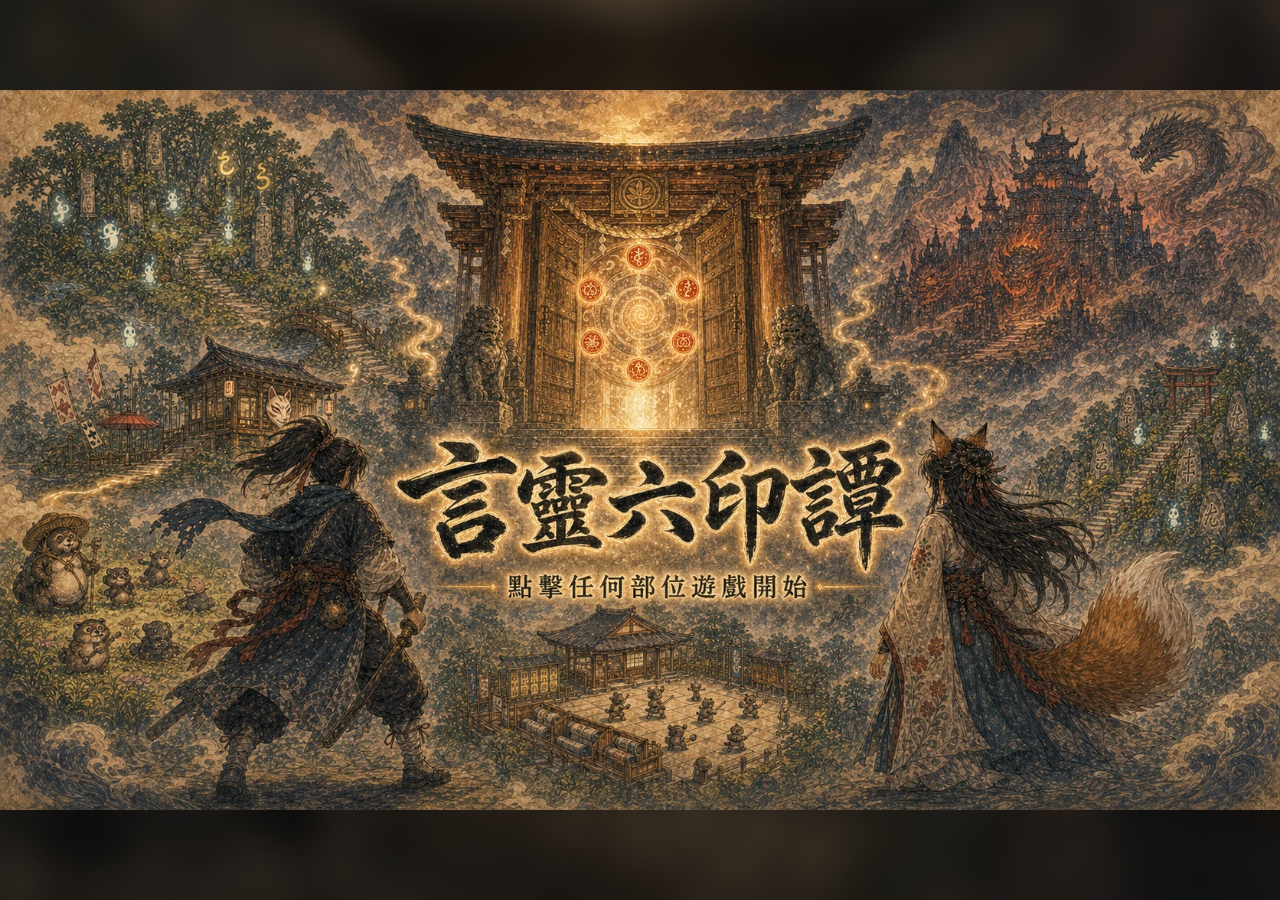
<file: index.html>
<!doctype html>
<html lang="zh-Hant">
<head>
  <meta charset="UTF-8">
  <meta name="viewport" content="width=device-width, initial-scale=1">
  <link rel="icon" href="data:,">
  <meta http-equiv="refresh" content="0; url=./大冒險地圖/index.html">
  <title>言靈六印譚｜日語假名大冒險</title>
  <script>
    location.replace("./大冒險地圖/index.html");
  </script>
</head>
<body>
  <p>正在進入《言靈六印譚》……</p>
  <p><a href="./大冒險地圖/index.html">若沒有自動前往，請點此開始冒險。</a></p>
</body>
</html>
</file>
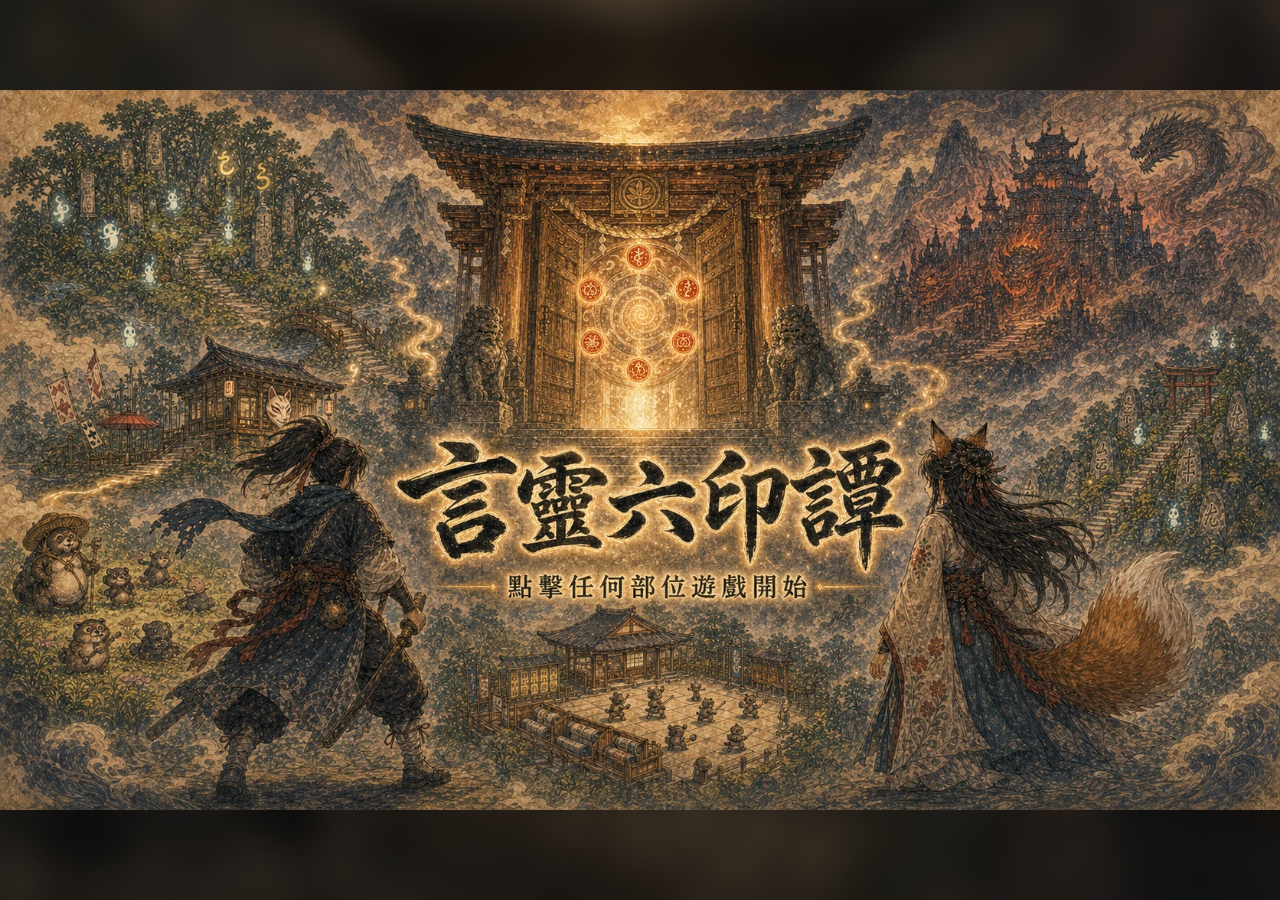
<file: 大冒險地圖/index.html>
<!doctype html>
<html lang="zh-Hant">
<head>
  <meta charset="UTF-8">
  <meta name="viewport" content="width=device-width, initial-scale=1, viewport-fit=cover">
  <meta name="theme-color" content="#2c2b22">
  <title>言靈六印譚｜日語假名大冒險</title>
  <link rel="icon" href="data:,">
  <link rel="preload" as="image" href="../示範作品/大冒險地圖/cover.webp">
  <style>
    :root {
      --ink: #35291f;
      --paper: #f7e9bd;
      --paper-light: #fff7d9;
      --cinnabar: #a63d2e;
      --cinnabar-dark: #70261f;
      --gold: #d8ac4e;
      --moss: #3f634c;
      --shadow: rgba(31, 22, 15, .38);
      --map-bg: url("../示範作品/大冒險地圖/map-bg.webp");
      --gate-sanctum: url("assets/images/gate-sanctum-portrait.webp");
      --seal-sheet: url("assets/images/kotodama-seals.png");
    }

    * { box-sizing: border-box; }
    html { min-width: 320px; }
    body {
      margin: 0;
      min-height: 100vh;
      overflow-x: hidden;
      color: var(--ink);
      font-family: "Yu Mincho", "Noto Serif TC", "Microsoft JhengHei", serif;
      background:
        radial-gradient(circle at 50% 0, rgba(255, 242, 194, .26), transparent 52%),
        linear-gradient(#33362d, #20251f);
    }
    body.modal-open { overflow: hidden; }
    button { color: inherit; font: inherit; }
    button:focus-visible, [role="button"]:focus-visible {
      outline: 4px solid #fff0a1;
      outline-offset: 3px;
    }
    [hidden] { display: none !important; }
    .sr-only {
      position: absolute !important;
      width: 1px; height: 1px;
      padding: 0; margin: -1px;
      overflow: hidden; clip: rect(0 0 0 0);
      white-space: nowrap; border: 0;
    }

    .cover-screen {
      position: fixed;
      inset: 0;
      z-index: 6000;
      width: 100%;
      height: 100%;
      display: grid;
      place-items: center;
      padding: 0;
      border: 0;
      overflow: hidden;
      color: #fff;
      background: #090d0c;
      cursor: pointer;
      opacity: 1;
      filter: brightness(1);
      transition: opacity .78s ease, filter .78s ease;
      touch-action: manipulation;
      -webkit-tap-highlight-color: transparent;
    }
    .cover-screen::before {
      content: "";
      position: absolute;
      inset: -28px;
      background: url("../示範作品/大冒險地圖/cover.webp") center / cover no-repeat;
      filter: blur(18px) brightness(.34) saturate(.72);
      transform: scale(1.08);
      pointer-events: none;
    }
    .cover-screen img {
      position: relative;
      z-index: 1;
      width: 100%;
      height: 100%;
      display: block;
      object-fit: contain;
      user-select: none;
      -webkit-user-drag: none;
      pointer-events: none;
    }
    .cover-screen:hover img { filter: brightness(1.045); }
    .cover-screen.is-leaving { opacity: 0; filter: brightness(1.22); pointer-events: none; }
    @media (max-aspect-ratio: 3 / 4) {
      .cover-screen img { width: 140%; max-width: none; }
    }

    .adventure-shell {
      min-height: 100vh;
      display: grid;
      grid-template-rows: auto 1fr auto;
      gap: 10px;
      padding: max(10px, env(safe-area-inset-top)) max(10px, env(safe-area-inset-right)) max(12px, env(safe-area-inset-bottom)) max(10px, env(safe-area-inset-left));
    }
    .top-hud {
      position: relative;
      z-index: 20;
      width: min(1600px, 100%);
      margin: 0 auto;
      display: flex;
      align-items: center;
      justify-content: space-between;
      gap: 18px;
      padding: 12px 16px;
      border: 2px solid rgba(209, 169, 82, .7);
      border-radius: 16px 23px 14px 21px;
      color: #fff1c5;
      background: linear-gradient(100deg, rgba(48, 47, 36, .96), rgba(72, 51, 34, .94));
      box-shadow: inset 0 0 0 4px rgba(255, 234, 178, .08), 0 8px 24px var(--shadow);
    }
    .brand { min-width: 0; display: flex; align-items: center; gap: 13px; }
    .brand-seal {
      flex: 0 0 56px;
      width: 56px; height: 56px;
      display: grid; place-items: center;
      border: 3px double #f0c26a;
      border-radius: 46% 52% 45% 49%;
      background: linear-gradient(145deg, #c0503a, #7d2a22);
      color: #fff1c9;
      font-size: .95rem;
      font-weight: 900;
      transform: rotate(-5deg);
    }
    .brand h1 { margin: 0; font-size: clamp(1.45rem, 3vw, 2.35rem); letter-spacing: .1em; }
    .brand p { margin: 3px 0 0; color: #ead9aa; font-size: clamp(.76rem, 1.35vw, .95rem); }
    .info-panel { position: relative; display: flex; flex-wrap: wrap; justify-content: flex-end; align-items: center; gap: 8px; }
    .seal-count {
      min-height: 44px;
      display: inline-flex; align-items: center;
      padding: 8px 13px;
      color: #ffe8a2;
      border: 1px solid rgba(238, 196, 103, .65);
      border-radius: 999px;
      background: rgba(31, 34, 28, .56);
      font-weight: 900;
      white-space: nowrap;
    }
    .hud-button {
      min-height: 44px;
      padding: 8px 12px;
      border: 1px solid #c49b59;
      border-radius: 8px 12px 8px 11px;
      color: #fff1c9;
      background: rgba(84, 61, 42, .86);
      box-shadow: 0 3px 0 rgba(30, 22, 16, .7);
      cursor: pointer;
      font-weight: 800;
      transition: transform .16s, filter .16s;
    }
    .hud-button:hover { transform: translateY(-2px); filter: brightness(1.14); }
    .hud-button:active { transform: translateY(1px); }
    .hud-button[aria-pressed="true"].teacher { background: #3f6b56; border-color: #8dc297; }
    .spirit-stone-button {
      min-height: 44px;
      display: inline-flex;
      align-items: center;
      gap: 7px;
      padding: 6px 12px 6px 7px;
      border: 1px solid #e3bd67;
      border-radius: 999px;
      color: #fff4cf;
      background: linear-gradient(145deg, rgba(77, 91, 74, .96), rgba(46, 65, 52, .96));
      box-shadow: 0 3px 0 rgba(30, 22, 16, .7), 0 0 14px rgba(222, 183, 90, .16);
      cursor: pointer;
      font-weight: 900;
      transition: transform .16s, filter .16s;
    }
    .spirit-stone-button img { width: 31px; height: 31px; object-fit: contain; filter: drop-shadow(0 2px 4px rgba(255, 221, 129, .42)); }
    .spirit-stone-button:hover { transform: translateY(-2px); filter: brightness(1.14); }
    .spirit-stone-button strong { color: #ffe18c; }
    .icon-action {
      position: relative;
      width: 48px;
      height: 48px;
      min-width: 48px;
      min-height: 48px;
      flex: 0 0 48px;
      display: inline-grid;
      place-items: center;
      padding: 0;
      border-radius: 50%;
      isolation: isolate;
    }
    .icon-action .action-icon {
      display: grid;
      place-items: center;
      width: 100%;
      height: 100%;
      font-size: 1.35rem;
      line-height: 1;
      filter: drop-shadow(0 2px 2px rgba(25, 17, 11, .45));
    }
    .icon-action.spirit-stone-button { padding: 5px; }
    .icon-action.spirit-stone-button img { width: 36px; height: 36px; }
    .stone-badge {
      position: absolute;
      z-index: 2;
      right: -5px;
      bottom: -5px;
      min-width: 22px;
      height: 22px;
      display: grid;
      place-items: center;
      padding: 0 4px;
      border: 1px solid #f3d47e;
      border-radius: 999px;
      color: #fff4c4;
      background: #6f3529;
      box-shadow: 0 2px 5px rgba(22, 14, 9, .55);
      font-size: .68rem;
      font-weight: 900;
      line-height: 1;
    }
    .icon-action::before,
    .icon-action::after {
      position: absolute;
      z-index: 120;
      left: 50%;
      pointer-events: none;
      opacity: 0;
      transition: opacity .16s ease, transform .16s ease;
    }
    .icon-action::before {
      content: "";
      top: calc(100% + 5px);
      border: 6px solid transparent;
      border-bottom-color: rgba(48, 38, 27, .98);
      transform: translate(-50%, -5px);
    }
    .icon-action::after {
      content: attr(data-tooltip);
      top: calc(100% + 16px);
      width: max-content;
      max-width: min(250px, calc(100vw - 24px));
      padding: 8px 11px;
      border: 1px solid #d5ad64;
      border-radius: 8px;
      color: #fff1c9;
      background: rgba(48, 38, 27, .98);
      box-shadow: 0 7px 18px rgba(21, 14, 9, .4);
      font-size: .78rem;
      font-weight: 800;
      line-height: 1.3;
      white-space: nowrap;
      transform: translate(-50%, -5px);
    }
    .icon-action:hover::before,
    .icon-action:hover::after,
    .icon-action:focus-visible::before,
    .icon-action:focus-visible::after { opacity: 1; transform: translate(-50%, 0); }
    #clearProgress::before { left: auto; right: 12px; transform: translateY(-5px); }
    #clearProgress::after { left: auto; right: -3px; transform: translateY(-5px); }
    #clearProgress:hover::before,
    #clearProgress:hover::after,
    #clearProgress:focus-visible::before,
    #clearProgress:focus-visible::after { transform: translateY(0); }
    .icon-action:focus-visible { outline: 3px solid #ffe29a; outline-offset: 3px; }
    .icon-action[aria-pressed="true"].teacher .action-icon { filter: drop-shadow(0 0 6px rgba(168, 231, 178, .85)); }

    .map-area { min-height: 0; display: grid; place-items: center; }
    .map-frame {
      position: relative;
      width: min(1600px, calc(100vw - 20px), calc((100dvh - 142px) * 1.777777));
      aspect-ratio: 16 / 9;
      max-height: calc(100dvh - 142px);
      overflow: hidden;
      border: 4px solid #86633a;
      border-radius: 17px 24px 15px 22px;
      background: #cba66c;
      box-shadow: inset 0 0 0 4px rgba(255, 237, 184, .2), 0 16px 38px rgba(17, 13, 9, .54);
    }
    .map-image {
      position: absolute;
      inset: 0;
      width: 100%; height: 100%;
      display: block;
      object-fit: contain;
      user-select: none;
      -webkit-user-drag: none;
    }

    .map-hotspot {
      position: absolute;
      z-index: 5;
      left: var(--x); top: var(--y);
      width: var(--w); height: var(--h);
      min-width: 44px; min-height: 44px;
      padding: 0;
      border: 2px solid transparent;
      border-radius: 12px;
      background: transparent;
      cursor: pointer;
      touch-action: manipulation;
      transition: background .18s, border-color .18s, box-shadow .18s, filter .18s;
    }
    .map-hotspot:hover, .map-hotspot:focus-visible, .map-hotspot.is-current {
      border-color: rgba(255, 228, 123, .78);
      background: rgba(255, 225, 112, .13);
      box-shadow: 0 0 17px 5px rgba(255, 220, 94, .38), inset 0 0 16px rgba(255, 242, 186, .18);
    }
    .map-hotspot.is-current { animation: hotspotPulse 2.3s ease-in-out infinite; }
    @keyframes hotspotPulse { 50% { filter: brightness(1.18); box-shadow: 0 0 25px 8px rgba(255, 220, 94, .55); } }
    .map-hotspot[aria-disabled="true"] { cursor: not-allowed; }
    .map-hotspot[aria-disabled="true"]::after {
      content: "🔒";
      position: absolute;
      right: -5%; top: -35%;
      min-width: 32px; min-height: 32px;
      display: grid; place-items: center;
      border: 1px solid #e4bd68;
      border-radius: 50%;
      background: rgba(37, 32, 27, .9);
      color: #fff1c5;
      box-shadow: 0 3px 9px rgba(28, 20, 14, .42);
      font-size: clamp(.72rem, 1.35vw, 1rem);
    }
    .map-hotspot.is-current::before {
      content: "下一個試煉";
      position: absolute;
      left: 50%; top: -37%;
      transform: translateX(-50%);
      padding: 4px 8px;
      border: 1px solid #e8c46b;
      border-radius: 999px;
      color: #fff4cd;
      background: rgba(52, 91, 66, .94);
      box-shadow: 0 3px 9px rgba(27, 23, 16, .33);
      font-size: clamp(.58rem, 1.05vw, .8rem);
      font-weight: 900;
      white-space: nowrap;
    }
    .hotspot-1 { --x: 1.2%; --y: 24.5%; --w: 15.8%; --h: 11.5%; }
    .hotspot-2 { --x: 53.9%; --y: 20.7%; --w: 14.5%; --h: 10.8%; }
    .hotspot-3 { --x: 3.1%; --y: 71.6%; --w: 16.2%; --h: 10.9%; }
    .hotspot-4 { --x: 21.6%; --y: 84.8%; --w: 14.5%; --h: 11.2%; }
    .hotspot-5 { --x: 73.0%; --y: 84.7%; --w: 16.2%; --h: 11.4%; }
    .hotspot-6 { --x: 84.0%; --y: 24.6%; --w: 14.6%; --h: 11.4%; }
    .hotspot-gate { --x: 40.8%; --y: 53.3%; --w: 16.0%; --h: 10.9%; }

    .completion-stamp {
      position: absolute;
      z-index: 8;
      left: var(--sx); top: var(--sy);
      width: clamp(30px, 4vw, 62px);
      aspect-ratio: 1;
      display: grid; place-items: center;
      border: clamp(2px, .35vw, 5px) double #276b49;
      border-radius: 47% 52% 44% 50%;
      color: #1f6a45;
      background: rgba(230, 244, 206, .88);
      box-shadow: 0 0 12px rgba(64, 136, 83, .7);
      font-size: clamp(1rem, 2.4vw, 2rem);
      font-weight: 1000;
      transform: rotate(-12deg);
      pointer-events: none;
      animation: stampIn .58s cubic-bezier(.2, 1.45, .45, 1) both;
    }
    @keyframes stampIn { from { opacity: 0; transform: scale(2.5) rotate(-28deg); } }
    .stamp-1 { --sx: 15.4%; --sy: 22.4%; }
    .stamp-2 { --sx: 67.2%; --sy: 18.5%; }
    .stamp-3 { --sx: 18.0%; --sy: 69.5%; }
    .stamp-4 { --sx: 34.7%; --sy: 82.0%; }
    .stamp-5 { --sx: 87.4%; --sy: 81.8%; }
    .stamp-6 { --sx: 95.2%; --sy: 22.5%; }

    .map-caption {
      min-height: 25px;
      width: min(1000px, 100%);
      margin: 0 auto;
      color: #ead9a9;
      text-align: center;
      font-size: .86rem;
    }

    .intro-overlay {
      position: fixed;
      inset: 0;
      z-index: 5000;
      display: grid;
      place-items: center;
      padding: max(10px, env(safe-area-inset-top)) max(10px, env(safe-area-inset-right)) max(10px, env(safe-area-inset-bottom)) max(10px, env(safe-area-inset-left));
      overflow: auto;
      background:
        radial-gradient(circle at 50% 18%, rgba(255, 222, 139, .19), transparent 46%),
        rgba(13, 15, 14, .95);
      backdrop-filter: blur(7px);
    }
    .intro-player {
      position: relative;
      width: min(1500px, 100%);
      display: grid;
      justify-items: center;
      gap: 8px;
    }
    .intro-topbar {
      position: absolute;
      z-index: 3;
      top: 12px;
      left: 50%;
      width: calc(100% - 24px);
      transform: translateX(-50%);
      display: flex;
      align-items: center;
      justify-content: space-between;
      gap: 10px;
      pointer-events: none;
    }
    .intro-counter,
    .intro-skip {
      min-height: 44px;
      display: inline-flex;
      align-items: center;
      justify-content: center;
      padding: 8px 14px;
      border: 1px solid rgba(233, 194, 105, .77);
      border-radius: 9px 13px 9px 12px;
      color: #fff3cf;
      background: rgba(38, 34, 28, .88);
      box-shadow: 0 5px 16px rgba(20, 14, 10, .42);
      font-weight: 900;
      letter-spacing: .08em;
      pointer-events: auto;
    }
    .intro-skip { cursor: pointer; }
    .intro-skip:hover { filter: brightness(1.16); transform: translateY(-1px); }
    .intro-frame {
      position: relative;
      width: min(100%, calc((100dvh - 158px) * 1.777895));
      aspect-ratio: 1672 / 941;
      max-height: calc(100dvh - 158px);
      margin: 0;
      overflow: hidden;
      border: 4px solid #8a673d;
      border-radius: 17px 24px 15px 22px;
      background: #1b1b18;
      box-shadow: inset 0 0 0 4px rgba(255, 234, 177, .14), 0 18px 48px rgba(0, 0, 0, .58);
      touch-action: pan-y;
    }
    .intro-image {
      width: 100%;
      height: 100%;
      display: block;
      object-fit: contain;
      opacity: 1;
      transform: scale(1);
      transition: opacity .3s ease, transform .55s ease;
      user-select: none;
      -webkit-user-drag: none;
    }
    .intro-frame.is-changing .intro-image { opacity: .18; transform: scale(1.012); }
    .intro-storybar {
      width: min(100%, calc((100dvh - 158px) * 1.777895));
      min-height: 118px;
      display: grid;
      grid-template-columns: minmax(0, 1fr) auto;
      align-items: center;
      gap: 18px;
      padding: 12px 16px;
      border: 2px solid #8b673b;
      border-radius: 12px 18px 11px 16px;
      background:
        linear-gradient(rgba(255, 247, 214, .96), rgba(232, 205, 151, .96)),
        repeating-linear-gradient(0deg, transparent 0 5px, rgba(105, 75, 44, .04) 6px);
      box-shadow: inset 0 0 0 4px rgba(255, 249, 221, .34), 0 10px 26px rgba(12, 9, 7, .42);
    }
    .intro-copy { min-width: 0; }
    .intro-copy h2 {
      margin: 0 0 5px;
      color: #7a3025;
      font-size: clamp(1rem, 2.1vw, 1.35rem);
      letter-spacing: .12em;
    }
    .intro-copy p {
      min-height: 2.9em;
      margin: 0;
      color: #3f342b;
      font-size: clamp(.9rem, 1.75vw, 1.08rem);
      font-weight: 800;
      line-height: 1.6;
      white-space: pre-line;
    }
    .intro-nav { display: grid; grid-template-columns: auto auto; gap: 8px; align-items: center; justify-items: center; }
    .intro-nav-button {
      min-width: 108px;
      min-height: 44px;
      padding: 8px 13px;
      border: 2px solid #765231;
      border-radius: 8px 12px 8px 11px;
      color: #fff3d1;
      background: linear-gradient(#a24432, #76291f);
      box-shadow: 0 3px 0 #4e281e;
      cursor: pointer;
      font-weight: 900;
    }
    .intro-nav-button.secondary { color: #4c3a2e; background: #f7e7bd; box-shadow: 0 3px 0 #84613d; }
    .intro-nav-button:disabled { opacity: .42; cursor: default; filter: grayscale(.4); }
    .intro-dots { grid-column: 1 / -1; display: flex; justify-content: center; gap: 7px; }
    .intro-dot {
      width: 44px;
      height: 44px;
      padding: 0;
      border: 0;
      border-radius: 50%;
      background: transparent;
      cursor: pointer;
    }
    .intro-dot::before {
      content: "";
      display: block;
      width: 10px;
      height: 10px;
      margin: auto;
      border: 1px solid #80633f;
      border-radius: 50%;
      background: #ad9870;
      transition: transform .18s, background .18s, box-shadow .18s;
    }
    .intro-dot[aria-current="step"]::before { transform: scale(1.35); background: var(--cinnabar); box-shadow: 0 0 0 3px rgba(166, 61, 46, .2); }

    .modal-backdrop {
      position: fixed;
      inset: 0;
      z-index: 1000;
      display: grid;
      place-items: center;
      padding: max(14px, env(safe-area-inset-top)) 14px max(14px, env(safe-area-inset-bottom));
      overflow: auto;
      background: rgba(20, 18, 16, .8);
      backdrop-filter: blur(5px);
    }
    .modal-card {
      position: relative;
      width: min(620px, 100%);
      max-height: calc(100dvh - 28px);
      overflow: auto;
      padding: clamp(20px, 4vw, 36px);
      border: 3px solid #755334;
      border-radius: 18px 24px 16px 22px;
      background: linear-gradient(rgba(255, 248, 221, .98), rgba(239, 215, 164, .98));
      box-shadow: inset 0 0 0 6px rgba(255, 248, 214, .34), 0 24px 70px rgba(14, 10, 8, .58);
      text-align: center;
    }
    .modal-card h2 { margin: 0 0 8px; color: #6a2b22; font-size: clamp(1.5rem, 4vw, 2.3rem); letter-spacing: .08em; }
    .modal-card p { line-height: 1.65; }
    .modal-close {
      position: absolute;
      top: 8px; right: 8px;
      width: 44px; height: 44px;
      border: 1px solid #826143;
      border-radius: 50%;
      background: #fff0c5;
      cursor: pointer;
      font-size: 1.25rem;
      font-weight: 900;
    }
    .modal-actions { display: flex; flex-wrap: wrap; justify-content: center; gap: 11px; margin-top: 18px; }
    .action-button {
      min-width: 132px; min-height: 46px;
      padding: 10px 17px;
      border: 2px solid #7c5938;
      border-radius: 9px 13px 9px 12px;
      background: #faedc7;
      box-shadow: 0 3px 0 #795536;
      cursor: pointer;
      font-weight: 900;
    }
    .action-button.primary { color: #fff5d8; border-color: #70271f; background: linear-gradient(#b94735, #842b22); }
    .action-button:hover { filter: brightness(1.07); transform: translateY(-1px); }
    .teacher-auth-card { width: min(480px, 100%); }
    .teacher-password-label {
      display: block;
      margin: 18px auto 7px;
      color: #4c392d;
      text-align: left;
      font-weight: 900;
    }
    .teacher-password-input {
      width: 100%;
      min-height: 48px;
      padding: 10px 13px;
      border: 2px solid #806041;
      border-radius: 9px 13px 9px 12px;
      background: rgba(255, 251, 232, .96);
      color: #35291f;
      box-shadow: inset 0 2px 5px rgba(82, 52, 31, .14);
      font: 800 1rem/1.4 "Microsoft JhengHei", sans-serif;
    }
    .teacher-password-input:focus { outline: 4px solid rgba(185, 113, 46, .28); border-color: #a33e2f; }
    .teacher-password-error { min-height: 1.5em; margin: 7px 0 0; color: #a02d25; font-weight: 900; }

    .gate-card { width: min(1080px, 100%); }
    .gate-layout { display: grid; grid-template-columns: minmax(0, 1.35fr) minmax(230px, .65fr); gap: 20px; align-items: stretch; }
    .seal-slots { display: grid; grid-template-columns: repeat(3, minmax(115px, 1fr)); gap: 10px; margin-top: 14px; }
    .seal-slot {
      position: relative;
      min-height: 145px;
      display: grid; place-items: center; align-content: center; gap: 4px;
      padding: 8px;
      border: 3px dashed rgba(105, 75, 43, .58);
      border-radius: 48% 44% 46% 43%;
      background: rgba(119, 91, 52, .1);
      transition: background .2s, border-color .2s, box-shadow .2s;
    }
    .seal-slot::before {
      content: "";
      width: 72px; height: 72px;
      border: 2px solid rgba(101, 72, 41, .24);
      border-radius: 50%;
      background: radial-gradient(circle, rgba(108, 77, 46, .06), rgba(108, 77, 46, .17));
    }
    .seal-slot strong { font-size: .91rem; }
    .seal-slot small { color: #745b42; }
    .seal-slot.is-ready { border-color: #d39f39; background: rgba(255, 218, 101, .19); box-shadow: 0 0 15px rgba(226, 175, 64, .46); }
    .seal-slot.is-correct { border-style: solid; border-color: #528463; background: rgba(151, 213, 158, .21); box-shadow: 0 0 18px rgba(74, 137, 83, .45); }
    .seal-slot.is-wrong { animation: wrongFlash .48s ease; }
    .seal-slot.is-radiant { animation: slotRadiance .75s ease-in-out infinite alternate; }
    @keyframes wrongFlash { 45% { border-color: #b22f28; background: rgba(206, 74, 57, .3); transform: translateX(-5px); } 70% { transform: translateX(5px); } }
    @keyframes slotRadiance { to { box-shadow: 0 0 27px 8px rgba(248, 210, 87, .72); filter: brightness(1.16); } }

    .seal-piece {
      width: 90px; height: 90px;
      flex: 0 0 90px;
      padding: 0;
      border: 3px solid #a77838;
      border-radius: 50%;
      background-color: #f8ecc9;
      background-image: var(--seal-sheet);
      background-repeat: no-repeat;
      background-size: 300% 200%;
      box-shadow: 0 6px 14px rgba(78, 40, 23, .28);
      cursor: grab;
      touch-action: none;
      transition: transform .18s, filter .18s, opacity .18s;
    }
    .seal-piece:hover { transform: translateY(-4px) rotate(-2deg); filter: brightness(1.05); }
    .seal-piece.is-selected { outline: 5px solid rgba(72, 112, 75, .7); outline-offset: 3px; }
    .seal-piece.is-dragging { opacity: .35; }
    .seal-piece.is-shaking { animation: pieceShake .45s ease; }
    .seal-piece.is-placed { position: absolute; top: 16px; left: 50%; transform: translateX(-50%); cursor: default; animation: sealSet .45s cubic-bezier(.2, 1.5, .5, 1); }
    .seal-piece.is-placed:hover { transform: translateX(-50%); }
    @keyframes pieceShake { 25% { transform: translateX(-9px) rotate(-5deg); } 55% { transform: translateX(8px) rotate(5deg); } 80% { transform: translateX(-4px); } }
    @keyframes sealSet { from { opacity: .3; transform: translateX(-50%) scale(1.55); } }
    .drag-ghost { position: fixed; z-index: 3000; pointer-events: none; transform: translate(-50%, -50%) rotate(-7deg) scale(1.08); filter: drop-shadow(0 11px 9px rgba(34, 22, 15, .42)); }

    .backpack { margin-top: 16px; padding: 13px; border: 2px solid #77563a; border-radius: 16px; background: rgba(92, 67, 39, .1); }
    .backpack h3 { margin: 0 0 3px; color: #5c3026; }
    .backpack p { margin: 3px 0 9px; font-size: .86rem; }
    .backpack-items { min-height: 104px; display: flex; flex-wrap: wrap; justify-content: center; gap: 11px; align-items: center; }
    .empty-bag { color: #6d5944; font-weight: 800; }

    .ritual-gate {
      position: relative;
      min-height: 100%;
      overflow: hidden;
      isolation: isolate;
      border: 3px solid #76502d;
      border-radius: 48% 48% 14px 14px;
      background: #211a16;
      box-shadow: inset 0 0 30px rgba(20, 16, 13, .65);
    }
    .ritual-gate::after {
      content: "";
      position: absolute;
      z-index: 0;
      inset: -7%;
      background: linear-gradient(rgba(23, 18, 15, .24), rgba(23, 18, 15, .64)), var(--gate-sanctum) center / cover no-repeat;
      filter: blur(12px) saturate(.78);
      transform: scale(1.08);
    }
    .ritual-gate-image {
      position: absolute;
      z-index: 1;
      inset: 0;
      width: 100%;
      height: 100%;
      display: block;
      object-fit: cover;
      object-position: 50% 48%;
      filter: brightness(.92) saturate(.92);
      transform: scale(1.035);
      transition: filter 1.2s ease, transform 1.4s ease;
      pointer-events: none;
      user-select: none;
    }
    .ritual-gate::before {
      content: "";
      position: absolute;
      z-index: 2;
      inset: 2.5% 3.5% 2.8%;
      border: 4px double rgba(244, 196, 74, .25);
      border-radius: 50% 50% 10px 10px;
      transition: border-color .6s, box-shadow .6s;
    }
    .gate-card.pattern-on .ritual-gate::before { border-color: #ffd66b; box-shadow: inset 0 0 60px rgba(255, 162, 55, .7), 0 0 34px rgba(255, 211, 92, .72); }
    .gate-card.gate-shake .ritual-gate { animation: gateShake .7s ease-in-out; }
    @keyframes gateShake { 20%, 60% { transform: translateX(-8px); } 40%, 80% { transform: translateX(8px); } }
    .gate-light { position: absolute; z-index: 3; inset: 0; opacity: 0; background: radial-gradient(circle, rgba(255, 239, 158, .92), rgba(255, 159, 45, .24) 35%, transparent 69%); transform: scale(.25); transition: opacity 1s, transform 1.4s; }
    .gate-card.gate-open .gate-light { opacity: 1; transform: scale(2.2); }
    .gate-card.gate-open .ritual-gate-image { filter: brightness(1.35) saturate(1.08); transform: scale(1.09); }

    .yoon-trial-backdrop {
      z-index: 1400;
      background: radial-gradient(circle, rgba(76, 51, 27, .42), rgba(15, 12, 10, .92));
    }
    .yoon-trial-card {
      position: relative;
      width: min(930px, 100%);
      min-height: 600px;
      max-height: calc(100dvh - 28px);
      overflow: auto;
      padding: 178px clamp(72px, 8vw, 96px) 78px;
      color: #33251c;
      background: #f3dfae url("assets/images/yoon-trial-scroll.png") center / 100% 100% no-repeat;
      filter: drop-shadow(0 26px 34px rgba(10, 7, 5, .52));
      text-align: center;
    }
    .yoon-trial-close {
      position: absolute;
      z-index: 8;
      top: 20px;
      right: 25px;
      width: 46px;
      height: 46px;
      display: grid;
      place-items: center;
      border: 2px solid #c79a4a;
      border-radius: 50%;
      color: #fff0c6;
      background: rgba(54, 35, 24, .92);
      cursor: pointer;
    }
    .yoon-trial-seal {
      position: absolute;
      z-index: 4;
      top: 38px;
      left: 50%;
      width: 96px;
      height: 96px;
      border: 3px solid #d5aa52;
      border-radius: 50%;
      background-color: #f7e7ba;
      background-image: var(--seal-sheet);
      background-repeat: no-repeat;
      background-size: 300% 200%;
      box-shadow: 0 5px 18px rgba(54, 29, 18, .38), 0 0 18px rgba(235, 184, 73, .28);
      transform: translateX(-50%);
    }
    .yoon-trial-heading h2 {
      margin: 0;
      color: #6d2e24;
      font-size: clamp(1.45rem, 3vw, 2.15rem);
      letter-spacing: .1em;
    }
    .yoon-trial-heading p { margin: 6px auto 10px; font-weight: 800; line-height: 1.45; }
    .yoon-trial-progress { color: #8a3a2c; font-weight: 900; letter-spacing: .12em; }
    .yoon-question {
      margin: 7px auto 13px;
      color: #2e241d;
      font-size: clamp(2.1rem, 6vw, 4rem);
      font-weight: 900;
      line-height: 1.1;
      letter-spacing: .08em;
      text-shadow: 0 2px 0 rgba(255, 250, 223, .8);
    }
    .yoon-answer-list { display: grid; grid-template-columns: repeat(3, minmax(0, 1fr)); gap: 12px; }
    .yoon-answer {
      position: relative;
      min-width: 0;
      min-height: 76px;
      padding: 14px 24px;
      overflow: hidden;
      border: 0;
      color: #35261c;
      background: transparent url("assets/images/yoon-answer-plaque.png") center / 100% 100% no-repeat;
      font: 900 clamp(1.25rem, 3.2vw, 2rem)/1 "Yu Mincho", "Microsoft JhengHei", serif;
      cursor: pointer;
      filter: drop-shadow(0 5px 5px rgba(55, 34, 22, .22));
      transition: transform .18s ease, filter .18s ease;
    }
    .yoon-answer:hover:not(:disabled), .yoon-answer:focus-visible { transform: translateY(-3px); filter: brightness(1.08) drop-shadow(0 7px 6px rgba(55, 34, 22, .28)); }
    .yoon-answer:disabled { cursor: default; }
    .yoon-answer::after {
      content: "";
      position: absolute;
      inset: 5px;
      opacity: 0;
      background-position: center;
      background-size: contain;
      background-repeat: no-repeat;
      pointer-events: none;
      animation: markIn .38s ease both;
    }
    .yoon-answer.is-correct::after { opacity: .74; background-image: url("assets/images/yoon-correct-mark.png"); }
    .yoon-answer.is-wrong::after { opacity: .8; background-image: url("assets/images/yoon-wrong-mark.png"); }
    .yoon-answer.is-wrong { animation: pieceShake .45s ease; }
    @keyframes markIn { from { transform: scale(1.35) rotate(-8deg); opacity: 0; } }
    .yoon-trial-feedback {
      min-height: 1.6em;
      margin: 10px 0 0;
      color: #6d2e24;
      font-weight: 900;
      line-height: 1.45;
    }
    .yoon-trial-feedback.is-success { color: #356045; }
    .yoon-trial-feedback.is-failure { color: #982f27; }
    .yoon-trial-lamps {
      position: absolute;
      z-index: 4;
      left: 50%;
      bottom: 18px;
      display: flex;
      gap: clamp(24px, 7vw, 82px);
      transform: translateX(-50%);
    }
    .yoon-trial-lamp {
      width: 66px;
      height: 66px;
      object-fit: contain;
      filter: drop-shadow(0 4px 4px rgba(47, 30, 20, .28));
      transition: transform .35s ease, filter .35s ease;
    }
    .yoon-trial-lamp.is-lit { transform: translateY(-3px) scale(1.08); filter: drop-shadow(0 0 12px rgba(247, 195, 80, .8)); }
    .yoon-trial-card.is-complete { animation: trialComplete .8s ease both; }
    @keyframes trialComplete { 55% { filter: drop-shadow(0 0 34px rgba(255, 211, 102, .8)) brightness(1.12); } }

    .victory-screen {
      min-height: 100vh;
      display: grid; place-items: center;
      padding: 24px;
      background: linear-gradient(rgba(44, 31, 21, .18), rgba(39, 29, 20, .48)), var(--map-bg) center / cover;
    }
    .victory-scroll {
      width: min(750px, 100%);
      padding: clamp(28px, 6vw, 62px);
      border: 4px double #8b642f;
      border-radius: 24px 36px 20px 34px;
      background: rgba(255, 244, 206, .96);
      box-shadow: inset 0 0 0 8px rgba(247, 211, 126, .25), 0 24px 70px rgba(27, 18, 12, .53);
      text-align: center;
      animation: victoryRise .8s ease both;
    }
    @keyframes victoryRise { from { opacity: 0; transform: translateY(35px) scale(.96); } }
    .victory-screen h1 { margin: 0; color: #7c2d24; font-size: clamp(2rem, 6vw, 3.7rem); }
    .victory-screen .subtitle { font-size: clamp(1rem, 2.6vw, 1.35rem); font-weight: 800; }
    .victory-stats { display: grid; grid-template-columns: repeat(2, 1fr); gap: 12px; margin: 22px auto; }
    .victory-stat { padding: 14px; border: 1px solid #a17c46; border-radius: 11px; background: rgba(218, 181, 101, .16); }
    .victory-stat span { display: block; color: #73563b; font-size: .86rem; }
    .victory-stat strong { display: block; margin-top: 4px; color: #5f2c23; font-size: clamp(1.25rem, 3vw, 1.8rem); }

    .toast-region { position: fixed; z-index: 4000; right: 14px; bottom: max(14px, env(safe-area-inset-bottom)); display: grid; gap: 8px; pointer-events: none; }
    .toast { max-width: min(380px, calc(100vw - 28px)); padding: 11px 15px; color: #fff4cc; border: 1px solid #d0a95b; border-radius: 10px; background: rgba(49, 45, 34, .97); box-shadow: 0 8px 24px rgba(30, 21, 14, .34); font-weight: 800; animation: toastIn .3s ease both; }
    @keyframes toastIn { from { opacity: 0; transform: translateY(12px); } }
    .seal-0 { background-position: 0% 0%; }
    .seal-1 { background-position: 50% 0%; }
    .seal-2 { background-position: 100% 0%; }
    .seal-3 { background-position: 0% 100%; }
    .seal-4 { background-position: 50% 100%; }
    .seal-5 { background-position: 100% 100%; }

    @media (max-width: 930px) {
      .adventure-shell { grid-template-rows: auto auto auto; }
      .top-hud { align-items: flex-start; }
      .brand p { display: none; }
      .info-panel { max-width: 58%; }
      .hud-button { padding-inline: 9px; font-size: .8rem; }
      .icon-action { padding: 0; }
      .map-frame { width: min(calc(100vw - 20px), calc((100dvh - 132px) * 1.777777)); max-height: calc(100dvh - 132px); }
      .gate-layout { grid-template-columns: 1fr; }
      .ritual-gate { min-height: 225px; order: -1; }
      .ritual-gate-image { object-fit: contain; object-position: center; transform: none; }
      .ritual-gate::before { display: none; }
      .gate-card.gate-open .ritual-gate-image { transform: scale(1.04); }
    }
    @media (max-width: 650px) {
      .adventure-shell { gap: 7px; padding: 7px; }
      .top-hud { display: grid; grid-template-columns: 1fr; gap: 8px; padding: 9px; }
      .brand-seal { flex-basis: 42px; width: 42px; height: 42px; font-size: .74rem; }
      .brand h1 { font-size: 1.35rem; }
      .info-panel { max-width: none; justify-content: flex-start; display: flex; flex-wrap: nowrap; gap: 6px; }
      .seal-count { min-width: 88px; justify-content: center; padding-inline: 8px; font-size: .72rem; }
      .hud-button { min-height: 42px; padding: 6px 7px; font-size: .74rem; }
      .icon-action { width: 42px; height: 42px; min-width: 42px; min-height: 42px; flex-basis: 42px; padding: 0; }
      .icon-action.spirit-stone-button { padding: 4px; }
      .icon-action.spirit-stone-button img { width: 32px; height: 32px; }
      .icon-action .action-icon { font-size: 1.16rem; }
      .icon-action::after { font-size: .72rem; }
      .map-frame { width: calc(100vw - 14px); max-height: none; }
      .map-caption { font-size: .72rem; }
      .map-hotspot[aria-disabled="true"]::after { min-width: 24px; min-height: 24px; }
      .map-hotspot.is-current::before { top: -48%; }
      .gate-card { padding: 18px 10px; }
      .seal-slots { grid-template-columns: repeat(2, minmax(105px, 1fr)); }
      .seal-slot { min-height: 134px; }
      .seal-piece { width: 80px; height: 80px; flex-basis: 80px; }
      .victory-stats { grid-template-columns: 1fr; }
      .intro-frame,
      .intro-storybar { width: 100%; max-height: none; }
      .intro-storybar { grid-template-columns: 1fr; gap: 9px; padding: 11px; }
      .intro-copy { text-align: center; }
      .intro-copy p { min-height: 3.2em; }
      .intro-nav { grid-template-columns: repeat(2, minmax(0, 1fr)); width: 100%; }
      .intro-nav-button { width: 100%; min-width: 0; }
      .intro-topbar { top: 7px; width: calc(100% - 14px); }
      .intro-counter, .intro-skip { min-height: 40px; padding: 6px 9px; font-size: .72rem; }
      .intro-skip { min-height: 44px; }
      .yoon-trial-backdrop { padding-inline: 7px; }
      .yoon-trial-card {
        min-height: 650px;
        padding: 112px 14px 24px;
        border: 3px solid #6f492d;
        border-radius: 22px 12px 22px 12px;
        background-color: #f3dfae;
        background-size: 100% auto;
        background-position: center top;
        box-shadow: inset 0 0 0 5px rgba(235, 192, 107, .2);
      }
      .yoon-trial-close { top: 10px; right: 10px; }
      .yoon-trial-seal { top: 18px; width: 72px; height: 72px; }
      .yoon-trial-heading h2 { font-size: 1.28rem; }
      .yoon-trial-heading p { font-size: .82rem; }
      .yoon-question { margin: 34px auto 14px; font-size: clamp(2rem, 12vw, 3.2rem); }
      .yoon-answer-list { grid-template-columns: 1fr; gap: 9px; }
      .yoon-answer { min-height: 68px; font-size: 1.35rem; }
      .yoon-trial-lamps { position: static; justify-content: center; margin: 12px auto 0; transform: none; }
      .yoon-trial-lamp { width: 58px; height: 58px; }
    }
    @media (max-height: 560px) and (orientation: landscape) {
      .top-hud { padding-block: 6px; }
      .brand-seal { width: 40px; height: 40px; flex-basis: 40px; font-size: .7rem; }
      .brand h1 { font-size: 1.2rem; }
      .brand p { display: none; }
      .seal-count, .hud-button { min-height: 38px; padding-block: 5px; font-size: .75rem; }
      .icon-action { width: 40px; height: 40px; min-width: 40px; min-height: 40px; flex-basis: 40px; padding: 0; }
      .map-frame { width: min(calc(100vw - 14px), calc((100dvh - 88px) * 1.777777)); max-height: calc(100dvh - 88px); }
      .map-caption { display: none; }
      .gate-layout { grid-template-columns: minmax(0, 1.35fr) minmax(210px, .65fr); align-items: stretch; }
      .ritual-gate { min-height: 100%; order: 0; }
      .intro-player { width: min(1180px, 100%); grid-template-columns: minmax(0, 1.55fr) minmax(270px, .72fr); align-items: stretch; gap: 8px; }
      .intro-frame { width: 100%; max-height: calc(100dvh - 20px); }
      .intro-storybar { width: 100%; min-height: 0; grid-template-columns: 1fr; align-content: center; gap: 8px; padding: 10px; }
      .intro-copy { text-align: center; }
      .intro-copy h2 { font-size: .95rem; }
      .intro-copy p { min-height: 4.8em; font-size: .78rem; line-height: 1.45; }
      .intro-nav { width: 100%; }
      .intro-nav-button { min-width: 0; width: 100%; min-height: 44px; padding: 5px 8px; font-size: .75rem; }
      .intro-topbar { width: calc(64% - 20px); left: 0; transform: none; top: 7px; }
      .intro-counter, .intro-skip { min-height: 38px; padding: 5px 8px; font-size: .68rem; }
      .intro-skip { min-height: 44px; }
      .yoon-trial-card {
        width: min(760px, 100%);
        height: calc(100dvh - 14px);
        min-height: 0;
        max-height: none;
        overflow: hidden;
        padding: 104px 42px 10px;
        background-size: 100% 100%;
      }
      .yoon-trial-close { top: 8px; right: 8px; width: 42px; height: 42px; }
      .yoon-trial-seal { top: 7px; width: 82px; height: 82px; }
      .yoon-trial-heading h2 { font-size: 1.2rem; }
      .yoon-trial-heading p { margin: 1px auto 3px; font-size: .7rem; }
      .yoon-trial-progress { font-size: .74rem; }
      .yoon-question { margin: 2px auto 5px; font-size: clamp(2rem, 7vw, 2.55rem); }
      .yoon-answer-list { grid-template-columns: repeat(3, minmax(0, 1fr)); gap: 8px; }
      .yoon-answer { min-height: 52px; padding: 8px 16px; font-size: 1.25rem; }
      .yoon-trial-feedback { min-height: 1.3em; margin-top: 3px; font-size: .76rem; }
      .yoon-trial-lamps { top: 12px; bottom: auto; left: 18px; gap: 3px; margin: 0; transform: none; }
      .yoon-trial-lamp { width: 40px; height: 40px; }
    }
    @media (prefers-reduced-motion: reduce) {
      *, *::before, *::after { animation-duration: .01ms !important; animation-iteration-count: 1 !important; transition-duration: .01ms !important; }
    }
  </style>
</head>
<body>
  <button id="coverScreen" class="cover-screen" type="button" aria-label="言靈六印譚，點擊任何部位遊戲開始">
    <img src="../示範作品/大冒險地圖/cover.webp" alt="言靈六印譚。言靈符劍士與狐狸女俠面向六印守護的言靈之門，點擊任何部位遊戲開始。">
  </button>

  <section id="introOverlay" class="intro-overlay" role="dialog" aria-modal="true" aria-labelledby="introTitle" aria-describedby="introNarration" hidden>
    <div class="intro-player">
      <div class="intro-topbar">
        <span id="introCounter" class="intro-counter">序章　1 / 5</span>
        <button id="introSkip" class="intro-skip" type="button">略過序章</button>
      </div>
      <figure id="introFrame" class="intro-frame">
        <img id="introImage" class="intro-image" data-src="assets/images/begin-01.webp" alt="言靈之門將光芒送往六個修練之地，文字精靈在和平的世界中飛舞">
      </figure>
      <div class="intro-storybar">
        <div class="intro-copy">
          <h2 id="introTitle">言靈大冒險・序章</h2>
          <p id="introNarration" aria-live="polite">在文字世界，每一道聲音，都有自己的光。</p>
        </div>
        <nav class="intro-nav" aria-label="序章場景導覽">
          <button id="introPrev" class="intro-nav-button secondary" type="button" disabled>← 上一幕</button>
          <button id="introNext" class="intro-nav-button" type="button">下一幕 →</button>
          <div id="introDots" class="intro-dots">
            <button class="intro-dot" type="button" data-intro-index="0" aria-label="前往序章第 1 幕" aria-current="step"></button>
            <button class="intro-dot" type="button" data-intro-index="1" aria-label="前往序章第 2 幕"></button>
            <button class="intro-dot" type="button" data-intro-index="2" aria-label="前往序章第 3 幕"></button>
            <button class="intro-dot" type="button" data-intro-index="3" aria-label="前往序章第 4 幕"></button>
            <button class="intro-dot" type="button" data-intro-index="4" aria-label="前往序章第 5 幕"></button>
          </div>
        </nav>
      </div>
    </div>
  </section>

  <section id="endingOverlay" class="intro-overlay" role="dialog" aria-modal="true" aria-labelledby="endingTitle" aria-describedby="endingNarration" hidden>
    <div class="intro-player">
      <div class="intro-topbar">
        <span id="endingCounter" class="intro-counter">尾聲　1 / 5</span>
        <button id="endingSkip" class="intro-skip" type="button">略過尾聲</button>
      </div>
      <figure id="endingFrame" class="intro-frame">
        <img id="endingImage" class="intro-image" data-src="assets/images/ending-01.webp" alt="六枚言靈之印照亮中央大門，言靈符劍士與狐狸女俠注視緩緩開啟的門扉">
      </figure>
      <div class="intro-storybar">
        <div class="intro-copy">
          <h2 id="endingTitle">第一幕・門開</h2>
          <p id="endingNarration" aria-live="polite">六印歸位，沉睡的言靈之門終於開啟。</p>
        </div>
        <nav class="intro-nav" aria-label="尾聲場景導覽">
          <button id="endingPrev" class="intro-nav-button secondary" type="button" disabled>← 上一幕</button>
          <button id="endingNext" class="intro-nav-button" type="button">下一幕 →</button>
          <div id="endingDots" class="intro-dots">
            <button class="intro-dot" type="button" data-ending-index="0" aria-label="前往尾聲第 1 幕" aria-current="step"></button>
            <button class="intro-dot" type="button" data-ending-index="1" aria-label="前往尾聲第 2 幕"></button>
            <button class="intro-dot" type="button" data-ending-index="2" aria-label="前往尾聲第 3 幕"></button>
            <button class="intro-dot" type="button" data-ending-index="3" aria-label="前往尾聲第 4 幕"></button>
            <button class="intro-dot" type="button" data-ending-index="4" aria-label="前往尾聲第 5 幕"></button>
          </div>
        </nav>
      </div>
    </div>
  </section>

  <main id="adventureShell" class="adventure-shell">
    <header class="top-hud">
      <div class="brand">
        <span class="brand-seal" aria-hidden="true">言靈</span>
        <div>
          <h1>言靈大冒險</h1>
          <p>完成六大試煉，集齊言靈之印，開啟最後的大門！</p>
        </div>
      </div>
      <div class="info-panel" aria-label="冒險資訊與設定">
        <strong id="progressLine" class="seal-count" aria-live="polite">持有 0 / 6</strong>
        <button id="gachaEntry" class="spirit-stone-button icon-action" type="button" aria-label="進入言靈召喚，目前持有 0 顆靈石" data-tooltip="言靈召喚｜靈石 ×0">
          <img src="../遊戲7_轉蛋機/assets/images/spirit-stone.png" alt="">
          <strong id="mapStoneCount" class="stone-badge" aria-hidden="true">0</strong>
        </button>
        <button id="introReplay" class="hud-button icon-action" type="button" aria-label="重看序章" data-tooltip="重看序章"><span class="action-icon" aria-hidden="true">📜</span></button>
        <button id="endingPreview" class="hud-button icon-action" type="button" aria-label="預覽尾聲" data-tooltip="預覽尾聲" hidden><span class="action-icon" aria-hidden="true">📖</span></button>
        <button id="soundToggle" class="hud-button icon-action" type="button" aria-label="音效：開啟" data-tooltip="音效：開啟" aria-pressed="true"><span class="action-icon" aria-hidden="true">🔊</span></button>
        <button id="teacherToggle" class="hud-button teacher icon-action" type="button" aria-label="教師模式：關閉" data-tooltip="教師模式：關閉" aria-pressed="false"><span class="action-icon" aria-hidden="true">🧑‍🏫</span></button>
        <button id="clearProgress" class="hud-button icon-action" type="button" aria-label="清除進度" data-tooltip="清除進度"><span class="action-icon" aria-hidden="true">🔄</span></button>
      </div>
    </header>

    <section class="map-area" aria-label="言靈大冒險地圖">
      <div id="mapFrame" class="map-frame">
        <img id="mapImage" class="map-image" data-src="../示範作品/大冒險地圖/map-bg.webp" alt="手繪和風言靈大冒險地圖，中央為言靈之門，六個試煉地標環繞四周">

        <button class="map-hotspot hotspot-1" type="button" data-stage="0"><span class="sr-only">第壹關 言靈之森：假名配對／消除</span></button>
        <button class="map-hotspot hotspot-2" type="button" data-stage="1"><span class="sr-only">第貳關 妖牌茶屋：抽鬼牌</span></button>
        <button class="map-hotspot hotspot-3" type="button" data-stage="2"><span class="sr-only">第參關 狸貓原野：打地鼠</span></button>
        <button class="map-hotspot hotspot-4" type="button" data-stage="3"><span class="sr-only">第肆關 分類道場：拖曳分類</span></button>
        <button class="map-hotspot hotspot-5" type="button" data-stage="4"><span class="sr-only">第伍關 五十音石階：排序遊戲</span></button>
        <button class="map-hotspot hotspot-6" type="button" data-stage="5"><span class="sr-only">第陸關 魔王城：打怪 RPG</span></button>
        <button id="gateButton" class="map-hotspot hotspot-gate" type="button" aria-haspopup="dialog"><span class="sr-only">言靈之門，點擊開啟六印歸位</span></button>

        <span class="completion-stamp stamp-1" data-stamp="0" hidden aria-label="言靈之森已完成">✓</span>
        <span class="completion-stamp stamp-2" data-stamp="1" hidden aria-label="妖牌茶屋已完成">✓</span>
        <span class="completion-stamp stamp-3" data-stamp="2" hidden aria-label="狸貓原野已完成">✓</span>
        <span class="completion-stamp stamp-4" data-stamp="3" hidden aria-label="分類道場已完成">✓</span>
        <span class="completion-stamp stamp-5" data-stamp="4" hidden aria-label="五十音石階已完成">✓</span>
        <span class="completion-stamp stamp-6" data-stamp="5" hidden aria-label="魔王城已完成">✓</span>
      </div>
    </section>
    <p id="mapCaption" class="map-caption">下一個試煉：言靈之森</p>
  </main>

  <section id="gateModal" class="modal-backdrop" role="dialog" aria-modal="true" aria-labelledby="gateTitle" hidden>
    <div id="gateCard" class="modal-card gate-card">
      <button class="modal-close" type="button" data-close-modal="gateModal" aria-label="關閉言靈之門">×</button>
      <h2 id="gateTitle">六印歸位</h2>
      <p>將取得的言靈之印放入正確位置，再通過三道拗音試煉。可用滑鼠或手指拖曳，也可先點選印章再點凹槽。</p>
      <div class="gate-layout">
        <div>
          <div id="sealSlots" class="seal-slots" aria-label="六個言靈之印凹槽"></div>
          <section class="backpack" aria-labelledby="backpackTitle">
            <h3 id="backpackTitle">冒險背包</h3>
            <p>只會出現真正取得的言靈之印。</p>
            <div id="backpackItems" class="backpack-items"></div>
          </section>
        </div>
        <div class="ritual-gate" aria-label="等待六印解封的言靈封印壇">
          <img id="gateImage" class="ritual-gate-image" data-src="assets/images/gate-sanctum-portrait.webp" alt="" aria-hidden="true">
          <span class="gate-light" aria-hidden="true"></span>
        </div>
      </div>
      <div class="modal-actions">
        <button id="replayRitual" class="action-button primary" type="button" hidden>再次觀看開門儀式</button>
        <button class="action-button" type="button" data-close-modal="gateModal">稍後再來</button>
      </div>
    </div>
  </section>

  <section id="yoonTrialModal" class="modal-backdrop yoon-trial-backdrop" role="dialog" aria-modal="true" aria-labelledby="yoonTrialTitle" hidden>
    <div id="yoonTrialCard" class="yoon-trial-card" tabindex="-1">
      <button id="yoonTrialClose" class="yoon-trial-close" type="button" aria-label="中止三響試煉">×</button>
      <div id="yoonTrialSeal" class="yoon-trial-seal seal-0" aria-hidden="true"></div>
      <div class="yoon-trial-heading">
        <h2 id="yoonTrialTitle">言靈問答・三響試煉</h2>
        <p>連續答對三道拗音，讓言靈之印承認你的修行。</p>
      </div>
      <div id="yoonTrialProgress" class="yoon-trial-progress">第壹響／三響</div>
      <div id="yoonQuestion" class="yoon-question" aria-live="polite">み ＋ ゃ ＝ ？</div>
      <div id="yoonAnswers" class="yoon-answer-list" aria-label="拗音答案選項"></div>
      <p id="yoonTrialFeedback" class="yoon-trial-feedback" role="status" aria-live="assertive"></p>
      <div id="yoonTrialLamps" class="yoon-trial-lamps" aria-label="三響試煉進度">
        <img class="yoon-trial-lamp" data-src="assets/images/yoon-lamp-off.png" alt="第壹響尚未點亮">
        <img class="yoon-trial-lamp" data-src="assets/images/yoon-lamp-off.png" alt="第貳響尚未點亮">
        <img class="yoon-trial-lamp" data-src="assets/images/yoon-lamp-off.png" alt="第參響尚未點亮">
      </div>
    </div>
  </section>

  <section id="confirmModal" class="modal-backdrop" role="dialog" aria-modal="true" aria-labelledby="confirmTitle" hidden>
    <div class="modal-card">
      <h2 id="confirmTitle">確定要清除所有冒險進度嗎？</h2>
      <p id="confirmMessage">六枚憑證與六款遊戲的本專案進度將會重置；其他網站資料不受影響。</p>
      <div class="modal-actions">
        <button id="cancelConfirm" class="action-button" type="button">取消</button>
        <button id="acceptConfirm" class="action-button primary" type="button">確定清除</button>
      </div>
    </div>
  </section>

  <section id="teacherAuthModal" class="modal-backdrop" role="dialog" aria-modal="true" aria-labelledby="teacherAuthTitle" hidden>
    <form id="teacherAuthForm" class="modal-card teacher-auth-card">
      <h2 id="teacherAuthTitle">教師模式驗證</h2>
      <p>請輸入教師密碼，驗證成功後即可自由進入六個關卡。</p>
      <label class="teacher-password-label" for="teacherPassword">教師密碼</label>
      <input id="teacherPassword" class="teacher-password-input" type="password" autocomplete="current-password" maxlength="64" aria-describedby="teacherPasswordError" required>
      <p id="teacherPasswordError" class="teacher-password-error" role="alert" aria-live="assertive"></p>
      <div class="modal-actions">
        <button id="cancelTeacherAuth" class="action-button" type="button">取消</button>
        <button id="submitTeacherAuth" class="action-button primary" type="submit">驗證並開啟</button>
      </div>
    </form>
  </section>

  <section id="victoryScreen" class="victory-screen" aria-labelledby="victoryTitle" hidden>
    <div class="victory-scroll">
      <h1 id="victoryTitle" tabindex="-1">🏆 言靈大冒險完成！</h1>
      <p class="subtitle">六枚言靈之印已全部集齊！</p>
      <div class="victory-stats">
        <div class="victory-stat"><span>冒險總時間</span><strong id="totalTime">00 分 00 秒</strong></div>
        <div class="victory-stat"><span>完成關卡</span><strong>6 / 6</strong></div>
      </div>
      <div class="modal-actions">
        <button id="endingReplay" class="action-button" type="button">📖 重看結局</button>
        <button id="restartAdventure" class="action-button primary" type="button">再次冒險</button>
      </div>
    </div>
  </section>

  <div id="toastRegion" class="toast-region" aria-live="polite" aria-atomic="true"></div>

  <script src="../assets/js/kotodama-system.js"></script>
  <script>
    (() => {
      "use strict";
      const STAGES = [
        { number: "第壹關", place: "言靈之森", game: "假名配對／消除", seal: "配對之印", short: "配對", key: "cert_match", href: "../遊戲1_消除遊戲/kana-ink-link-game/index.html" },
        { number: "第貳關", place: "妖牌茶屋", game: "抽鬼牌", seal: "識音之印", short: "識音", key: "cert_joker", href: "../遊戲2_抽鬼牌/index.html" },
        { number: "第參關", place: "狸貓原野", game: "打地鼠", seal: "迅捷之印", short: "迅捷", key: "cert_mole", href: "../遊戲3_打地鼠/index.html" },
        { number: "第肆關", place: "分類道場", game: "拖曳分類", seal: "辨識之印", short: "辨識", key: "cert_sorting", href: "../遊戲4_拖曳分類/index.html" },
        { number: "第伍關", place: "五十音石階", game: "排序遊戲", seal: "秩序之印", short: "秩序", key: "cert_order", href: "../遊戲5_排序/index.html" },
        { number: "第陸關", place: "魔王城", game: "打怪 RPG", seal: "勇者之印", short: "勇者", key: "cert_warrior", href: "../遊戲6_RPG打怪/index.html" }
      ];
      const INTRO_SCENES = [
        {
          src: "assets/images/begin-01.webp",
          title: "第一幕・聲音之光",
          narration: "在文字世界，每一道聲音，都有自己的光。",
          alt: "言靈之門將金色言脈送往六個修練之地，文字精靈在和平的世界中飛舞"
        },
        {
          src: "assets/images/begin-02.webp",
          title: "第二幕・六印散落",
          narration: "直到無面魔將斬斷言脈，六枚言靈之印散入各地。",
          alt: "無面魔將從魔王城揮刀斬斷言脈，封閉中央大門，六枚朱紅印章飛向各地"
        },
        {
          src: "assets/images/begin-03.webp",
          title: "第三幕・受命",
          narration: "狐狸女俠：「想讓文字再度發聲，就去尋回六印。」\n言靈符劍士：「我會把失落的音，一個個帶回來。」",
          alt: "狐狸女俠師傅在黎明前的神社把具有六個空印位的卷軸交給言靈符劍士"
        },
        {
          src: "assets/images/begin-04.webp",
          title: "第四幕・六大試煉",
          narration: "配對、識音、迅捷、辨識、秩序、勇氣——六場試煉，正等待回應。",
          alt: "師徒俯視發光的卷軸地圖，六個試煉之地與六個空白印位沿路展開"
        },
        {
          src: "assets/images/begin-05.webp",
          title: "第五幕・啟程",
          narration: "狐狸女俠：「去吧。先從言靈之森開始。」\n旁白：「言靈大冒險，就此啟程。」",
          alt: "晨光中言靈符劍士走過木橋前往言靈之森，狐狸女俠在鳥居下揮手送行"
        }
      ];
      const ENDING_SCENES = [
        {
          src: "assets/images/ending-01.webp",
          title: "第一幕・門開",
          narration: "六印歸位，沉睡的言靈之門終於開啟。",
          alt: "六枚言靈之印照亮中央大門，言靈符劍士與狐狸女俠注視緩緩開啟的門扉"
        },
        {
          src: "assets/images/ending-02.webp",
          title: "第二幕・未落筆的白",
          narration: "言靈符劍士：「……門後，怎麼沒有聲音？」\n旁白：「光的盡頭，只有一片未曾落筆的白。」",
          alt: "師徒走進寂靜的和紙世界，眼前只有一卷漂浮的巨大空白古卷"
        },
        {
          src: "assets/images/ending-03.webp",
          title: "第三幕・一路的回聲",
          narration: "狐狸女俠：「它等的不是第七枚印，而是你一路守住的回聲。」\n言靈符劍士：「原來，答案一直跟著我。」",
          alt: "六枚印章與六場試煉的水彩回憶環繞師徒，空白古卷浮現第一道金色言脈"
        },
        {
          src: "assets/images/ending-04.webp",
          title: "第四幕・言脈歸流",
          narration: "言靈符劍士：「被記住的聲音，不會消失。」\n旁白：「六印化作言脈，重新流向每一處修練之地。」",
          alt: "符劍士展開六印卷軸，金色言脈重新連結六個修練之地，文字精靈再次甦醒"
        },
        {
          src: "assets/images/ending-05.webp",
          title: "第五幕・聲音回家",
          narration: "狐狸女俠：「你真的把它們帶回來了。」\n言靈符劍士：「是它們，照亮了回來的路。」\n旁白：「從此，每一道聲音，再次有了自己的光。」",
          alt: "恢復和平的晨光中，言靈符劍士帶著六印卷軸走過木橋回到狐狸女俠身邊"
        }
      ];
      const TEACHER_KEY = "adventure_teacher_mode";
      const TEACHER_PASSWORD_HASH = "403d6982f71e3b048366da855743dbfc09ad6f26c6227a216e88a153fbed706e";
      const SOUND_KEY = "adventure_sound_enabled";
      const OPENING_SESSION_KEY = "adventure_opening_seen";
      const INTRO_SEEN_KEY = "adventure_intro_seen";
      const GATE_SEALS_KEY = "adventure_gate_seals_v1";
      const MAP_IMAGE_SRC = "../示範作品/大冒險地圖/map-bg.webp";
      const GATE_IMAGE_SRC = "assets/images/gate-sanctum-portrait.webp";
      const YOON_LAMP_OFF_SRC = "assets/images/yoon-lamp-off.png";
      const YOON_LAMP_ON_SRC = "assets/images/yoon-lamp-on.png";
      const YOON_QUESTIONS = Object.freeze([
        { id: "kya", base: "き", small: "ゃ", kana: "きゃ", romaji: "kya" },
        { id: "kyu", base: "き", small: "ゅ", kana: "きゅ", romaji: "kyu" },
        { id: "kyo", base: "き", small: "ょ", kana: "きょ", romaji: "kyo" },
        { id: "gya", base: "ぎ", small: "ゃ", kana: "ぎゃ", romaji: "gya" },
        { id: "gyu", base: "ぎ", small: "ゅ", kana: "ぎゅ", romaji: "gyu" },
        { id: "gyo", base: "ぎ", small: "ょ", kana: "ぎょ", romaji: "gyo" },
        { id: "sha", base: "し", small: "ゃ", kana: "しゃ", romaji: "sha" },
        { id: "shu", base: "し", small: "ゅ", kana: "しゅ", romaji: "shu" },
        { id: "sho", base: "し", small: "ょ", kana: "しょ", romaji: "sho" },
        { id: "ja", base: "じ", small: "ゃ", kana: "じゃ", romaji: "ja" },
        { id: "ju", base: "じ", small: "ゅ", kana: "じゅ", romaji: "ju" },
        { id: "jo", base: "じ", small: "ょ", kana: "じょ", romaji: "jo" },
        { id: "cha", base: "ち", small: "ゃ", kana: "ちゃ", romaji: "cha" },
        { id: "chu", base: "ち", small: "ゅ", kana: "ちゅ", romaji: "chu" },
        { id: "cho", base: "ち", small: "ょ", kana: "ちょ", romaji: "cho" },
        { id: "nya", base: "に", small: "ゃ", kana: "にゃ", romaji: "nya" },
        { id: "nyu", base: "に", small: "ゅ", kana: "にゅ", romaji: "nyu" },
        { id: "nyo", base: "に", small: "ょ", kana: "にょ", romaji: "nyo" },
        { id: "hya", base: "ひ", small: "ゃ", kana: "ひゃ", romaji: "hya" },
        { id: "hyu", base: "ひ", small: "ゅ", kana: "ひゅ", romaji: "hyu" },
        { id: "hyo", base: "ひ", small: "ょ", kana: "ひょ", romaji: "hyo" },
        { id: "bya", base: "び", small: "ゃ", kana: "びゃ", romaji: "bya" },
        { id: "byu", base: "び", small: "ゅ", kana: "びゅ", romaji: "byu" },
        { id: "byo", base: "び", small: "ょ", kana: "びょ", romaji: "byo" },
        { id: "pya", base: "ぴ", small: "ゃ", kana: "ぴゃ", romaji: "pya" },
        { id: "pyu", base: "ぴ", small: "ゅ", kana: "ぴゅ", romaji: "pyu" },
        { id: "pyo", base: "ぴ", small: "ょ", kana: "ぴょ", romaji: "pyo" },
        { id: "mya", base: "み", small: "ゃ", kana: "みゃ", romaji: "mya" },
        { id: "myu", base: "み", small: "ゅ", kana: "みゅ", romaji: "myu" },
        { id: "myo", base: "み", small: "ょ", kana: "みょ", romaji: "myo" },
        { id: "rya", base: "り", small: "ゃ", kana: "りゃ", romaji: "rya" },
        { id: "ryu", base: "り", small: "ゅ", kana: "りゅ", romaji: "ryu" },
        { id: "ryo", base: "り", small: "ょ", kana: "りょ", romaji: "ryo" }
      ]);
      const GAME_PROGRESS_KEYS = ["kanaMoleBestV1", "yanlingWulinKana46ProgressV1", "hiragana-order-game-progress-v1", "kotodamaHiraganaRpgRecordsV1"];
      const PROJECT_PROGRESS_KEYS = [...STAGES.map(stage => stage.key), "adventure_start", INTRO_SEEN_KEY, TEACHER_KEY, SOUND_KEY, GATE_SEALS_KEY, "kotodamaGameData", ...GAME_PROGRESS_KEYS];
      const PROJECT_SESSION_KEYS = [OPENING_SESSION_KEY];
      const dom = {
        cover: document.getElementById("coverScreen"),
        shell: document.getElementById("adventureShell"),
        intro: document.getElementById("introOverlay"),
        introFrame: document.getElementById("introFrame"),
        introImage: document.getElementById("introImage"),
        introTitle: document.getElementById("introTitle"),
        introNarration: document.getElementById("introNarration"),
        introCounter: document.getElementById("introCounter"),
        introPrev: document.getElementById("introPrev"),
        introNext: document.getElementById("introNext"),
        introSkip: document.getElementById("introSkip"),
        introReplay: document.getElementById("introReplay"),
        introDots: [...document.querySelectorAll("#introDots .intro-dot")],
        ending: document.getElementById("endingOverlay"),
        endingFrame: document.getElementById("endingFrame"),
        endingImage: document.getElementById("endingImage"),
        endingTitle: document.getElementById("endingTitle"),
        endingNarration: document.getElementById("endingNarration"),
        endingCounter: document.getElementById("endingCounter"),
        endingPrev: document.getElementById("endingPrev"),
        endingNext: document.getElementById("endingNext"),
        endingSkip: document.getElementById("endingSkip"),
        endingReplay: document.getElementById("endingReplay"),
        endingPreview: document.getElementById("endingPreview"),
        endingDots: [...document.querySelectorAll("#endingDots .intro-dot")],
        progress: document.getElementById("progressLine"),
        gachaEntry: document.getElementById("gachaEntry"),
        stoneCount: document.getElementById("mapStoneCount"),
        caption: document.getElementById("mapCaption"),
        mapImage: document.getElementById("mapImage"),
        stages: [...document.querySelectorAll(".map-hotspot[data-stage]")],
        stamps: [...document.querySelectorAll(".completion-stamp")],
        gateButton: document.getElementById("gateButton"),
        gateModal: document.getElementById("gateModal"),
        gateCard: document.getElementById("gateCard"),
        gateImage: document.getElementById("gateImage"),
        slots: document.getElementById("sealSlots"),
        backpack: document.getElementById("backpackItems"),
        replayRitual: document.getElementById("replayRitual"),
        yoonTrialModal: document.getElementById("yoonTrialModal"),
        yoonTrialCard: document.getElementById("yoonTrialCard"),
        yoonTrialClose: document.getElementById("yoonTrialClose"),
        yoonTrialSeal: document.getElementById("yoonTrialSeal"),
        yoonTrialTitle: document.getElementById("yoonTrialTitle"),
        yoonTrialProgress: document.getElementById("yoonTrialProgress"),
        yoonQuestion: document.getElementById("yoonQuestion"),
        yoonAnswers: document.getElementById("yoonAnswers"),
        yoonTrialFeedback: document.getElementById("yoonTrialFeedback"),
        yoonTrialLamps: [...document.querySelectorAll("#yoonTrialLamps .yoon-trial-lamp")],
        teacherToggle: document.getElementById("teacherToggle"),
        teacherAuthModal: document.getElementById("teacherAuthModal"),
        teacherAuthForm: document.getElementById("teacherAuthForm"),
        teacherPassword: document.getElementById("teacherPassword"),
        teacherPasswordError: document.getElementById("teacherPasswordError"),
        cancelTeacherAuth: document.getElementById("cancelTeacherAuth"),
        submitTeacherAuth: document.getElementById("submitTeacherAuth"),
        soundToggle: document.getElementById("soundToggle"),
        clearProgress: document.getElementById("clearProgress"),
        confirmModal: document.getElementById("confirmModal"),
        confirmTitle: document.getElementById("confirmTitle"),
        confirmMessage: document.getElementById("confirmMessage"),
        cancelConfirm: document.getElementById("cancelConfirm"),
        acceptConfirm: document.getElementById("acceptConfirm"),
        victory: document.getElementById("victoryScreen"),
        totalTime: document.getElementById("totalTime"),
        restartAdventure: document.getElementById("restartAdventure"),
        toast: document.getElementById("toastRegion")
      };

      let certificates = STAGES.map(() => false);
      let teacherMode = safeGet(TEACHER_KEY) === "true";
      let soundEnabled = safeGet(SOUND_KEY) !== "false";
      let placedKeys = new Set();
      let selectedPiece = null;
      let pointerDrag = null;
      let confirmAction = null;
      let returnFocus = null;
      let ritualLocked = false;
      let activeTrial = null;
      let trialTimer = null;
      const trialQuestionSets = new Map();
      let audioContext = null;
      let introIndex = 0;
      let introPointerStart = null;
      let introReturnFocus = null;
      let endingIndex = 0;
      let endingPointerStart = null;
      let endingPreviewOnly = false;
      let adventureElapsedMs = null;
      let coverTransitioning = false;
      const preloadedImages = new Set();

      function safeGet(key) { try { return localStorage.getItem(key); } catch (_) { return null; } }
      function safeSet(key, value) { try { localStorage.setItem(key, value); return true; } catch (_) { showToast("瀏覽器目前無法儲存進度。"); return false; } }
      function safeRemove(key) { try { localStorage.removeItem(key); } catch (_) {} }
      function safeSessionGet(key) { try { return sessionStorage.getItem(key); } catch (_) { return null; } }
      function safeSessionSet(key, value) { try { sessionStorage.setItem(key, value); return true; } catch (_) { return false; } }
      function safeSessionRemove(key) { try { sessionStorage.removeItem(key); } catch (_) {} }
      function preloadImage(src) {
        if (!src || preloadedImages.has(src)) return;
        preloadedImages.add(src);
        const image = new Image();
        image.onerror = () => {
          preloadedImages.delete(src);
          console.warn("Image preload failed:", src);
        };
        image.src = src;
      }
      function ensureImageSource(element, src = element?.dataset.src) {
        if (!element || !src || element.getAttribute("src") === src) return;
        preloadedImages.add(src);
        element.addEventListener("error", () => console.error("Image load failed:", src), { once: true });
        element.setAttribute("src", src);
      }
      function preloadNextScene(scenes, index) { preloadImage(scenes[index + 1]?.src); }
      function runWhenIdle(callback) {
        if ("requestIdleCallback" in window) window.requestIdleCallback(callback, { timeout: 1200 });
        else window.setTimeout(callback, 200);
      }
      function ensureMapImageLoaded() { ensureImageSource(dom.mapImage, MAP_IMAGE_SRC); }
      function ensureGateImageLoaded() { ensureImageSource(dom.gateImage, GATE_IMAGE_SRC); }
      function ensureYoonTrialImagesLoaded() {
        dom.yoonTrialLamps.forEach(lamp => ensureImageSource(lamp, YOON_LAMP_OFF_SRC));
        preloadImage(YOON_LAMP_ON_SRC);
      }
      function hasExistingAdventureProgress() {
        if (safeGet(INTRO_SEEN_KEY) === "true") return true;
        if (STAGES.some(stage => safeGet(stage.key) === "true")) return true;
        if (safeGet(GATE_SEALS_KEY) !== null) return true;
        if (GAME_PROGRESS_KEYS.some(key => safeGet(key) !== null)) return true;
        return safeGet("kotodamaGameData") !== null;
      }
      const hadAdventureProgressOnLoad = hasExistingAdventureProgress();
      function ensureStartTime() {
        const start = Number(safeGet("adventure_start"));
        if (!Number.isFinite(start) || start <= 0) safeSet("adventure_start", String(Date.now()));
      }
      function refreshState() {
        ensureStartTime();
        certificates = STAGES.map(stage => safeGet(stage.key) === "true");
        teacherMode = safeGet(TEACHER_KEY) === "true";
        soundEnabled = safeGet(SOUND_KEY) !== "false";
        renderMap();
      }
      function renderIntro(animate = true) {
        const scene = INTRO_SCENES[introIndex];
        if (animate) dom.introFrame.classList.add("is-changing");
        const updateScene = () => {
          ensureImageSource(dom.introImage, scene.src);
          dom.introImage.alt = scene.alt;
          dom.introTitle.textContent = scene.title;
          dom.introNarration.textContent = scene.narration;
          dom.introCounter.textContent = `序章　${introIndex + 1} / ${INTRO_SCENES.length}`;
          dom.introPrev.disabled = introIndex === 0;
          dom.introNext.textContent = introIndex === INTRO_SCENES.length - 1 ? "踏上冒險 →" : "下一幕 →";
          dom.introDots.forEach((dot, index) => {
            if (index === introIndex) dot.setAttribute("aria-current", "step");
            else dot.removeAttribute("aria-current");
          });
          preloadNextScene(INTRO_SCENES, introIndex);
          if (introIndex === INTRO_SCENES.length - 1) preloadImage(MAP_IMAGE_SRC);
          requestAnimationFrame(() => requestAnimationFrame(() => dom.introFrame.classList.remove("is-changing")));
        };
        if (animate) window.setTimeout(updateScene, 120);
        else updateScene();
      }
      function openCover() {
        coverTransitioning = false;
        dom.cover.classList.remove("is-leaving");
        dom.cover.hidden = false;
        dom.intro.hidden = true;
        document.body.classList.add("modal-open");
        dom.shell.inert = true;
        runWhenIdle(() => preloadImage(INTRO_SCENES[0]?.src));
        window.setTimeout(() => dom.cover.focus({ preventScroll: true }), 0);
      }
      function beginOpening() {
        if (coverTransitioning) return;
        coverTransitioning = true;
        safeSessionSet(OPENING_SESSION_KEY, "true");
        dom.cover.classList.add("is-leaving");
        playSound("unlock");
        const delay = window.matchMedia?.("(prefers-reduced-motion: reduce)").matches ? 30 : 780;
        window.setTimeout(() => {
          dom.cover.hidden = true;
          dom.cover.classList.remove("is-leaving");
          openIntro(true);
          introReturnFocus = null;
        }, delay);
      }
      function startOpeningFlow() {
        if (safeSessionGet(OPENING_SESSION_KEY) === "true" || hadAdventureProgressOnLoad) {
          safeSessionSet(OPENING_SESSION_KEY, "true");
          if (hadAdventureProgressOnLoad) safeSet(INTRO_SEEN_KEY, "true");
          dom.cover.hidden = true;
          dom.intro.hidden = true;
          document.body.classList.remove("modal-open");
          dom.shell.inert = false;
          ensureMapImageLoaded();
          return;
        }
        openCover();
      }
      function openIntro(forceReplay = false) {
        if (!forceReplay && safeSessionGet(OPENING_SESSION_KEY) === "true") return;
        introReturnFocus = document.activeElement;
        introIndex = 0;
        renderIntro(false);
        dom.intro.hidden = false;
        document.body.classList.add("modal-open");
        dom.shell.inert = true;
        window.setTimeout(() => dom.introNext.focus({ preventScroll: true }), 0);
      }
      function closeIntro() {
        ensureMapImageLoaded();
        safeSessionSet(OPENING_SESSION_KEY, "true");
        safeSet(INTRO_SEEN_KEY, "true");
        dom.intro.hidden = true;
        document.body.classList.remove("modal-open");
        dom.shell.inert = false;
        playSound("unlock");
        introReturnFocus?.focus?.({ preventScroll: true });
      }
      function goToIntroScene(index) {
        const nextIndex = Math.max(0, Math.min(INTRO_SCENES.length - 1, index));
        if (nextIndex === introIndex) return;
        introIndex = nextIndex;
        renderIntro();
        playSound("click");
      }
      function advanceIntro() {
        if (introIndex === INTRO_SCENES.length - 1) { closeIntro(); return; }
        goToIntroScene(introIndex + 1);
      }
      function renderEnding(animate = true) {
        const scene = ENDING_SCENES[endingIndex];
        if (animate) dom.endingFrame.classList.add("is-changing");
        const updateScene = () => {
          ensureImageSource(dom.endingImage, scene.src);
          dom.endingImage.alt = scene.alt;
          dom.endingTitle.textContent = scene.title;
          dom.endingNarration.textContent = scene.narration;
          dom.endingCounter.textContent = `尾聲　${endingIndex + 1} / ${ENDING_SCENES.length}`;
          dom.endingPrev.disabled = endingIndex === 0;
          dom.endingNext.textContent = endingIndex === ENDING_SCENES.length - 1 ? "完成冒險 →" : "下一幕 →";
          dom.endingDots.forEach((dot, index) => {
            if (index === endingIndex) dot.setAttribute("aria-current", "step");
            else dot.removeAttribute("aria-current");
          });
          preloadNextScene(ENDING_SCENES, endingIndex);
          requestAnimationFrame(() => requestAnimationFrame(() => dom.endingFrame.classList.remove("is-changing")));
        };
        if (animate) window.setTimeout(updateScene, 120);
        else updateScene();
      }
      function openEnding(isReplay = false, previewOnly = false) {
        endingPreviewOnly = previewOnly;
        if (!isReplay) {
          const start = Number(safeGet("adventure_start"));
          adventureElapsedMs = Date.now() - (Number.isFinite(start) ? start : Date.now());
          closeModal(dom.gateModal, false);
          dom.shell.hidden = true;
        }
        if (previewOnly) dom.shell.hidden = true;
        dom.victory.hidden = true;
        endingIndex = 0;
        renderEnding(false);
        dom.ending.hidden = false;
        document.body.classList.add("modal-open");
        dom.shell.inert = true;
        window.setTimeout(() => dom.endingNext.focus({ preventScroll: true }), 0);
      }
      function finishEnding() {
        dom.ending.hidden = true;
        document.body.classList.remove("modal-open");
        dom.shell.inert = false;
        if (endingPreviewOnly) {
          endingPreviewOnly = false;
          dom.shell.hidden = false;
          ensureMapImageLoaded();
          renderMap();
          dom.endingPreview.focus({ preventScroll: true });
          return;
        }
        showFinalVictory();
      }
      function goToEndingScene(index) {
        const nextIndex = Math.max(0, Math.min(ENDING_SCENES.length - 1, index));
        if (nextIndex === endingIndex) return;
        endingIndex = nextIndex;
        renderEnding();
        playSound("click");
      }
      function advanceEnding() {
        if (endingIndex === ENDING_SCENES.length - 1) { finishEnding(); return; }
        goToEndingScene(endingIndex + 1);
      }
      function isStageUnlocked(index) {
        return teacherMode || index === 0 || certificates.slice(0, index).every(Boolean);
      }
      function renderMap() {
        const count = certificates.filter(Boolean).length;
        const next = certificates.findIndex(value => !value);
        const spiritStones = window.KotodamaGame?.getSpiritStoneCount?.() || 0;
        dom.progress.textContent = `持有 ${count} / 6`;
        dom.stoneCount.textContent = String(spiritStones);
        dom.gachaEntry.setAttribute("aria-label", `進入言靈召喚，目前持有 ${spiritStones} 顆靈石`);
        dom.gachaEntry.dataset.tooltip = `言靈召喚｜靈石 ×${spiritStones}`;
        const teacherLabel = `教師模式：${teacherMode ? "開啟" : "關閉"}`;
        dom.teacherToggle.dataset.tooltip = teacherLabel;
        dom.teacherToggle.setAttribute("aria-label", teacherLabel);
        dom.teacherToggle.setAttribute("aria-pressed", String(teacherMode));
        dom.endingPreview.hidden = !teacherMode;
        const soundLabel = `音效：${soundEnabled ? "開啟" : "靜音"}`;
        dom.soundToggle.dataset.tooltip = soundLabel;
        dom.soundToggle.setAttribute("aria-label", soundLabel);
        dom.soundToggle.querySelector(".action-icon").textContent = soundEnabled ? "🔊" : "🔇";
        dom.soundToggle.setAttribute("aria-pressed", String(soundEnabled));
        dom.caption.textContent = next < 0 ? "六枚言靈之印已集齊，前往中央的言靈之門！" : `下一個試煉：${STAGES[next].place}${teacherMode ? "（教師模式可自由選關）" : ""}`;
        dom.stages.forEach((button, index) => {
          const stage = STAGES[index];
          const complete = certificates[index];
          const unlocked = isStageUnlocked(index);
          button.classList.toggle("is-current", index === next && unlocked);
          button.setAttribute("aria-disabled", String(!unlocked));
          button.setAttribute("aria-label", `${stage.number} ${stage.place}，${stage.game}，${complete ? `${stage.seal}已取得` : unlocked ? "已解鎖" : "完成前一關後解鎖"}`);
          dom.stamps[index].hidden = !complete;
        });
        if (certificates.some(Boolean)) preloadImage(GATE_IMAGE_SRC);
      }
      function enterStage(index) {
        const unlocked = isStageUnlocked(index);
        if (!unlocked) { playSound("wrong"); showToast("完成前一關後解鎖。"); return; }
        playSound("click");
        window.setTimeout(() => { window.location.href = STAGES[index].href; }, soundEnabled ? 90 : 0);
      }
      function setTeacherMode(enabled) {
        teacherMode = enabled;
        safeSet(TEACHER_KEY, String(enabled));
        renderMap();
        playSound(teacherMode ? "unlock" : "click");
        showToast(teacherMode ? "教師測試模式已開啟，六關可自由進入。" : "教師測試模式已關閉，恢復循序解鎖。");
      }
      function toggleTeacher() {
        if (teacherMode) { setTeacherMode(false); return; }
        returnFocus = dom.teacherToggle;
        dom.teacherAuthForm.reset();
        dom.teacherPasswordError.textContent = "";
        openModal(dom.teacherAuthModal);
        window.setTimeout(() => dom.teacherPassword.focus({ preventScroll: true }), 0);
      }
      async function hashTeacherPassword(value) {
        const bytes = new TextEncoder().encode(value);
        const digest = await crypto.subtle.digest("SHA-256", bytes);
        return [...new Uint8Array(digest)].map(byte => byte.toString(16).padStart(2, "0")).join("");
      }
      async function submitTeacherPassword(event) {
        event.preventDefault();
        const password = dom.teacherPassword.value;
        dom.teacherPasswordError.textContent = "";
        dom.submitTeacherAuth.disabled = true;
        try {
          const passwordHash = await hashTeacherPassword(password);
          if (passwordHash !== TEACHER_PASSWORD_HASH) {
            dom.teacherPasswordError.textContent = "密碼錯誤，請重新輸入。";
            dom.teacherPassword.select();
            playSound("wrong");
            return;
          }
          dom.teacherAuthForm.reset();
          closeModal(dom.teacherAuthModal, false);
          setTeacherMode(true);
          dom.teacherToggle.focus({ preventScroll: true });
        } catch (_) {
          dom.teacherPasswordError.textContent = "目前無法驗證密碼，請重新整理後再試。";
        } finally {
          dom.submitTeacherAuth.disabled = false;
        }
      }
      function toggleSound() {
        soundEnabled = !soundEnabled;
        safeSet(SOUND_KEY, String(soundEnabled));
        const sharedData = window.KotodamaGame?.loadGameData?.();
        if (sharedData) {
          sharedData.gacha.soundEnabled = soundEnabled;
          window.KotodamaGame.saveGameData(sharedData);
        }
        renderMap();
        if (soundEnabled) playSound("unlock");
      }

      function openGate() {
        returnFocus = document.activeElement;
        ensureGateImageLoaded();
        preloadImage(YOON_LAMP_OFF_SRC);
        placedKeys = loadPlacedKeys(); selectedPiece = null; ritualLocked = false;
        dom.gateCard.classList.remove("pattern-on", "gate-shake", "gate-open");
        renderGate(); openModal(dom.gateModal); playSound("gate");
        dom.gateModal.querySelector(".modal-close").focus({ preventScroll: true });
      }
      function loadPlacedKeys() {
        try {
          const saved = JSON.parse(safeGet(GATE_SEALS_KEY) || "[]");
          const validKeys = new Set(STAGES.map(stage => stage.key));
          return new Set(Array.isArray(saved) ? saved.filter(key => validKeys.has(key)) : []);
        } catch (_) {
          return new Set();
        }
      }
      function savePlacedKeys() {
        safeSet(GATE_SEALS_KEY, JSON.stringify([...placedKeys]));
      }
      function renderGate() {
        dom.slots.replaceChildren(); dom.backpack.replaceChildren();
        STAGES.forEach((stage, index) => {
          const slot = document.createElement("div");
          slot.className = "seal-slot"; slot.dataset.key = stage.key; slot.dataset.index = String(index);
          slot.setAttribute("role", "button"); slot.tabIndex = 0;
          slot.setAttribute("aria-label", `${index + 1} ${stage.short}之印凹槽，空`);
          slot.innerHTML = `<strong>${index + 1}　${stage.short}</strong><small>${stage.seal}</small>`;
          slot.addEventListener("click", () => placeSelected(slot));
          slot.addEventListener("keydown", event => { if (event.key === "Enter" || event.key === " ") { event.preventDefault(); placeSelected(slot); } });
          slot.addEventListener("dragover", event => { event.preventDefault(); slot.classList.add("is-ready"); });
          slot.addEventListener("dragleave", () => slot.classList.remove("is-ready"));
          slot.addEventListener("drop", event => {
            event.preventDefault(); slot.classList.remove("is-ready");
            const key = event.dataTransfer.getData("text/plain");
            const piece = dom.backpack.querySelector(`[data-key="${key}"]`);
            if (piece) tryPlace(piece, slot);
          });
          if (placedKeys.has(stage.key)) {
            slot.classList.add("is-correct");
            slot.tabIndex = -1;
            slot.setAttribute("aria-label", `${stage.seal}已通過三響試煉並歸位`);
            slot.appendChild(createPiece(index, true));
          }
          dom.slots.appendChild(slot);
        });
        certificates.forEach((owned, index) => {
          if (owned && !placedKeys.has(STAGES[index].key)) dom.backpack.appendChild(createPiece(index));
        });
        const hasUnplacedSeal = certificates.some((owned, index) => owned && !placedKeys.has(STAGES[index].key));
        if (!hasUnplacedSeal) {
          const empty = document.createElement("span"); empty.className = "empty-bag";
          empty.textContent = placedKeys.size ? "目前取得的言靈之印都已通過試煉並歸位。" : "背包仍是空的，先從言靈之森開始修行吧。";
          dom.backpack.appendChild(empty);
        }
        dom.replayRitual.hidden = placedKeys.size !== STAGES.length;
      }
      function createPiece(index, isPlaced = false) {
        const stage = STAGES[index];
        const piece = document.createElement("button");
        piece.type = "button"; piece.className = `seal-piece seal-${index}`;
        piece.dataset.key = stage.key; piece.dataset.index = String(index); piece.draggable = !isPlaced;
        piece.setAttribute("aria-label", isPlaced ? `${stage.seal}已歸位` : `${stage.seal}，可拖曳或點選`);
        piece.setAttribute("aria-grabbed", "false");
        if (isPlaced) {
          piece.classList.add("is-placed");
          piece.tabIndex = -1;
          return piece;
        }
        // 滑鼠與觸控已在 pointerdown 選取；detail === 0 保留鍵盤 Enter／Space 操作，
        // 避免一次實體點擊被 pointerdown 與 click 連續切換兩次。
        piece.addEventListener("click", event => { if (event.detail === 0) selectPiece(piece); });
        piece.addEventListener("pointerdown", beginPointerDrag);
        piece.addEventListener("dragstart", event => {
          if (piece.classList.contains("is-placed")) { event.preventDefault(); return; }
          event.dataTransfer.effectAllowed = "move"; event.dataTransfer.setData("text/plain", stage.key); selectPiece(piece);
        });
        return piece;
      }
      function selectPiece(piece) {
        if (ritualLocked || piece.classList.contains("is-placed")) return;
        selectedPiece?.classList.remove("is-selected"); selectedPiece?.setAttribute("aria-grabbed", "false");
        selectedPiece = selectedPiece === piece ? null : piece;
        dom.slots.querySelectorAll(".seal-slot").forEach(slot => slot.classList.toggle("is-ready", Boolean(selectedPiece) && !slot.classList.contains("is-correct")));
        if (selectedPiece) { selectedPiece.classList.add("is-selected"); selectedPiece.setAttribute("aria-grabbed", "true"); }
      }
      function placeSelected(slot) {
        if (!selectedPiece) { if (!slot.classList.contains("is-correct")) showToast("請先從背包選擇一枚言靈之印。"); return; }
        tryPlace(selectedPiece, slot);
      }
      function tryPlace(piece, slot) {
        if (ritualLocked || slot.classList.contains("is-correct") || piece.classList.contains("is-placed")) return;
        dom.slots.querySelectorAll(".seal-slot").forEach(item => item.classList.remove("is-ready"));
        if (piece.dataset.key === slot.dataset.key) {
          openYoonTrial(piece, slot);
        } else {
          slot.classList.remove("is-wrong"); piece.classList.remove("is-shaking"); void slot.offsetWidth;
          slot.classList.add("is-wrong"); piece.classList.add("is-shaking");
          setTimeout(() => { slot.classList.remove("is-wrong"); piece.classList.remove("is-shaking"); }, 520);
          playSound("wrong"); showToast("印記不符，言靈之印回到背包。");
        }
      }
      function shuffled(items) {
        const copy = [...items];
        for (let index = copy.length - 1; index > 0; index -= 1) {
          const other = Math.floor(Math.random() * (index + 1));
          [copy[index], copy[other]] = [copy[other], copy[index]];
        }
        return copy;
      }
      function getTrialQuestions(stageKey) {
        if (!trialQuestionSets.has(stageKey)) trialQuestionSets.set(stageKey, shuffled(YOON_QUESTIONS).slice(0, 3));
        return trialQuestionSets.get(stageKey);
      }
      function getAnswerOptions(question) {
        const sameBase = shuffled(YOON_QUESTIONS.filter(item => item.base === question.base && item.id !== question.id));
        const sameSmall = shuffled(YOON_QUESTIONS.filter(item => item.small === question.small && item.base !== question.base));
        return shuffled([question.romaji, sameBase[0].romaji, sameSmall[0].romaji]);
      }
      function openYoonTrial(piece, slot) {
        const stageIndex = Number(piece.dataset.index);
        const stage = STAGES[stageIndex];
        selectedPiece?.classList.remove("is-selected");
        selectedPiece?.setAttribute("aria-grabbed", "false");
        selectedPiece = null;
        piece.classList.remove("is-selected", "is-dragging");
        activeTrial = { piece, slot, stage, stageIndex, questions: getTrialQuestions(stage.key), index: 0, correctCount: 0, busy: false };
        ensureYoonTrialImagesLoaded();
        dom.yoonTrialSeal.className = `yoon-trial-seal seal-${stageIndex}`;
        dom.yoonTrialTitle.textContent = `${stage.seal}・三響試煉`;
        dom.yoonTrialCard.classList.remove("is-complete");
        dom.yoonTrialModal.hidden = false;
        dom.gateCard.inert = true;
        renderYoonQuestion();
        playSound("gate");
        window.setTimeout(() => dom.yoonAnswers.querySelector("button")?.focus({ preventScroll: true }), 0);
      }
      function renderYoonQuestion() {
        if (!activeTrial) return;
        const question = activeTrial.questions[activeTrial.index];
        const numerals = ["壹", "貳", "參"];
        dom.yoonTrialProgress.textContent = `第${numerals[activeTrial.index]}響／三響`;
        dom.yoonQuestion.textContent = `${question.base} ＋ ${question.small} ＝ ？`;
        dom.yoonTrialFeedback.textContent = "";
        dom.yoonTrialFeedback.className = "yoon-trial-feedback";
        dom.yoonAnswers.replaceChildren();
        getAnswerOptions(question).forEach((answer, index) => {
          const button = document.createElement("button");
          button.type = "button";
          button.className = "yoon-answer";
          button.dataset.answer = answer;
          button.textContent = answer;
          button.setAttribute("aria-label", `選項 ${index + 1}：${answer}`);
          button.addEventListener("click", () => answerYoonQuestion(answer, button));
          dom.yoonAnswers.appendChild(button);
        });
        updateTrialLamps();
      }
      function updateTrialLamps() {
        if (!activeTrial) return;
        const numerals = ["壹", "貳", "參"];
        dom.yoonTrialLamps.forEach((lamp, index) => {
          const lit = index < activeTrial.correctCount;
          ensureImageSource(lamp, lit ? YOON_LAMP_ON_SRC : YOON_LAMP_OFF_SRC);
          lamp.alt = `第${numerals[index]}響${lit ? "已點亮" : "尚未點亮"}`;
          lamp.classList.toggle("is-lit", lit);
        });
      }
      function answerYoonQuestion(answer, button) {
        if (!activeTrial || activeTrial.busy) return;
        activeTrial.busy = true;
        const question = activeTrial.questions[activeTrial.index];
        [...dom.yoonAnswers.children].forEach(option => { option.disabled = true; });
        if (answer === question.romaji) {
          activeTrial.correctCount += 1;
          button.classList.add("is-correct");
          dom.yoonTrialFeedback.textContent = `第 ${activeTrial.correctCount} 響相合。`;
          dom.yoonTrialFeedback.classList.add("is-success");
          updateTrialLamps();
          playSound("correct");
          if (activeTrial.correctCount === 3) {
            dom.yoonTrialFeedback.textContent = "三響皆明，言靈之印認主！";
            dom.yoonTrialCard.classList.add("is-complete");
            trialTimer = window.setTimeout(completeYoonTrial, 900);
          } else {
            trialTimer = window.setTimeout(() => {
              if (!activeTrial) return;
              activeTrial.index += 1;
              activeTrial.busy = false;
              renderYoonQuestion();
              dom.yoonAnswers.querySelector("button")?.focus({ preventScroll: true });
            }, 720);
          }
          return;
        }
        button.classList.add("is-wrong");
        const correctButton = [...dom.yoonAnswers.children].find(option => option.dataset.answer === question.romaji);
        correctButton?.classList.add("is-correct");
        dom.yoonTrialFeedback.textContent = `音律未合。正解：${question.kana} ＝ ${question.romaji}`;
        dom.yoonTrialFeedback.classList.add("is-failure");
        playSound("wrong");
        trialTimer = window.setTimeout(() => failYoonTrial("答錯了，言靈之印回到背包。再次挑戰仍會遇到同一組三題。"), 1500);
      }
      function closeYoonTrial() {
        window.clearTimeout(trialTimer);
        trialTimer = null;
        dom.yoonTrialModal.hidden = true;
        dom.gateCard.inert = false;
        dom.yoonTrialCard.classList.remove("is-complete");
      }
      function failYoonTrial(message = "三響試煉尚未完成，言靈之印回到背包。") {
        const piece = activeTrial?.piece;
        activeTrial = null;
        closeYoonTrial();
        if (piece) {
          piece.classList.remove("is-shaking");
          void piece.offsetWidth;
          piece.classList.add("is-shaking");
          window.setTimeout(() => piece.classList.remove("is-shaking"), 520);
          piece.focus({ preventScroll: true });
        }
        showToast(message);
      }
      function completeYoonTrial() {
        if (!activeTrial) return;
        const { piece, slot, stage } = activeTrial;
        activeTrial = null;
        closeYoonTrial();
        trialQuestionSets.delete(stage.key);
        finalizeSealPlacement(piece, slot, stage);
      }
      function finalizeSealPlacement(piece, slot, stage) {
        placedKeys.add(stage.key);
        savePlacedKeys();
        slot.classList.add("is-correct");
        slot.tabIndex = -1;
        slot.setAttribute("aria-label", `${stage.seal}已通過三響試煉並歸位`);
        piece.classList.remove("is-selected", "is-dragging", "is-shaking");
        piece.classList.add("is-placed");
        piece.setAttribute("aria-grabbed", "false");
        piece.setAttribute("aria-label", `${stage.seal}已歸位`);
        piece.draggable = false;
        piece.tabIndex = -1;
        slot.appendChild(piece);
        selectedPiece = null;
        playSound("complete");
        showToast(`${stage.seal}通過三響試煉，正式歸位！`);
        dom.replayRitual.hidden = placedKeys.size !== STAGES.length;
        if (placedKeys.size === STAGES.length) beginRitual();
      }
      function beginPointerDrag(event) {
        const piece = event.currentTarget;
        if (ritualLocked || piece.classList.contains("is-placed") || event.button > 0) return;
        event.preventDefault(); selectPiece(piece);
        const ghost = piece.cloneNode(false); ghost.classList.add("drag-ghost"); ghost.setAttribute("aria-hidden", "true"); document.body.appendChild(ghost);
        moveGhost(ghost, event.clientX, event.clientY); piece.classList.add("is-dragging");
        try { piece.setPointerCapture(event.pointerId); } catch (_) {}
        pointerDrag = { id: event.pointerId, piece, ghost };
        piece.addEventListener("pointermove", movePointerDrag); piece.addEventListener("pointerup", endPointerDrag); piece.addEventListener("pointercancel", cancelPointerDrag);
      }
      function movePointerDrag(event) {
        if (!pointerDrag || event.pointerId !== pointerDrag.id) return;
        event.preventDefault(); moveGhost(pointerDrag.ghost, event.clientX, event.clientY);
        const target = document.elementFromPoint(event.clientX, event.clientY)?.closest?.(".seal-slot");
        dom.slots.querySelectorAll(".seal-slot").forEach(slot => slot.classList.toggle("is-ready", slot === target && !slot.classList.contains("is-correct")));
      }
      function endPointerDrag(event) {
        if (!pointerDrag || event.pointerId !== pointerDrag.id) return;
        const target = document.elementFromPoint(event.clientX, event.clientY)?.closest?.(".seal-slot"); const piece = pointerDrag.piece;
        cleanupPointerDrag();
        if (target) tryPlace(piece, target); else { piece.classList.add("is-shaking"); setTimeout(() => piece.classList.remove("is-shaking"), 460); }
      }
      function cancelPointerDrag(event) { if (pointerDrag && event.pointerId === pointerDrag.id) cleanupPointerDrag(); }
      function cleanupPointerDrag() {
        if (!pointerDrag) return;
        const { piece, ghost, id } = pointerDrag; try { piece.releasePointerCapture(id); } catch (_) {}
        piece.removeEventListener("pointermove", movePointerDrag); piece.removeEventListener("pointerup", endPointerDrag); piece.removeEventListener("pointercancel", cancelPointerDrag);
        piece.classList.remove("is-dragging"); ghost.remove(); pointerDrag = null;
        dom.slots.querySelectorAll(".seal-slot").forEach(slot => slot.classList.remove("is-ready"));
      }
      function moveGhost(ghost, x, y) { ghost.style.left = `${x}px`; ghost.style.top = `${y}px`; }

      function beginRitual() {
        if (ritualLocked) return;
        ritualLocked = true; selectedPiece = null;
        preloadImage(ENDING_SCENES[0]?.src);
        const pace = window.matchMedia?.("(prefers-reduced-motion: reduce)").matches ? .12 : 1;
        [...dom.slots.children].forEach((slot, index) => setTimeout(() => slot.classList.add("is-radiant"), 170 * index * pace));
        setTimeout(() => { dom.gateCard.classList.add("pattern-on"); playSound("complete"); }, 1150 * pace);
        setTimeout(() => { dom.gateCard.classList.add("gate-shake"); playSound("gate"); }, 1900 * pace);
        setTimeout(() => { dom.gateCard.classList.add("gate-open"); playSound("victory"); }, 2700 * pace);
        setTimeout(() => openEnding(false), 4300 * pace + 120);
      }
      function showFinalVictory() {
        dom.shell.hidden = true; dom.victory.hidden = false;
        const start = Number(safeGet("adventure_start"));
        const elapsed = Number.isFinite(adventureElapsedMs) ? adventureElapsedMs : Date.now() - (Number.isFinite(start) ? start : Date.now());
        dom.totalTime.textContent = formatDuration(elapsed);
        document.getElementById("victoryTitle").focus({ preventScroll: true });
      }
      function formatDuration(ms) {
        const total = Math.max(0, Math.floor(ms / 1000)); const hours = Math.floor(total / 3600); const minutes = Math.floor(total % 3600 / 60); const seconds = total % 60;
        return hours ? `${hours} 小時 ${String(minutes).padStart(2, "0")} 分 ${String(seconds).padStart(2, "0")} 秒` : `${String(minutes).padStart(2, "0")} 分 ${String(seconds).padStart(2, "0")} 秒`;
      }
      function requestReset(isRestart) {
        returnFocus = document.activeElement;
        dom.confirmTitle.textContent = isRestart ? "要重新開始整趟冒險嗎？" : "確定要清除所有冒險進度嗎？";
        dom.confirmMessage.textContent = "本專案的 localStorage 與 sessionStorage 進度將逐項重置；其他網站資料不受影響。重玩時會再次播放封面與序章。";
        dom.acceptConfirm.textContent = isRestart ? "確定再次冒險" : "確定清除";
        confirmAction = resetProgress; openModal(dom.confirmModal); dom.cancelConfirm.focus({ preventScroll: true });
      }
      function resetProgress() {
        PROJECT_PROGRESS_KEYS.forEach(safeRemove);
        PROJECT_SESSION_KEYS.forEach(safeSessionRemove);
        closeModal(dom.confirmModal, false);
        location.reload();
      }
      function openModal(modal) { modal.hidden = false; document.body.classList.add("modal-open"); dom.shell.inert = true; }
      function closeModal(modal, restore = true) {
        if (modal === dom.gateModal && ritualLocked && !dom.gateCard.classList.contains("gate-open")) return;
        cleanupPointerDrag(); modal.hidden = true; document.body.classList.remove("modal-open"); dom.shell.inert = false;
        if (restore) returnFocus?.focus?.({ preventScroll: true });
      }
      function showToast(message) {
        const toast = document.createElement("div"); toast.className = "toast"; toast.textContent = message; dom.toast.appendChild(toast); setTimeout(() => toast.remove(), 2800);
      }
      function getAudioContext() {
        if (!soundEnabled) return null;
        const AudioCtor = window.AudioContext || window.webkitAudioContext; if (!AudioCtor) return null;
        if (!audioContext) audioContext = new AudioCtor(); if (audioContext.state === "suspended") audioContext.resume().catch(() => {}); return audioContext;
      }
      function tone(frequency, delay, duration, type = "sine", volume = .042) {
        const context = getAudioContext(); if (!context) return;
        const oscillator = context.createOscillator(); const gain = context.createGain(); const start = context.currentTime + delay;
        oscillator.type = type; oscillator.frequency.setValueAtTime(frequency, start); gain.gain.setValueAtTime(.0001, start);
        gain.gain.exponentialRampToValueAtTime(volume, start + .018); gain.gain.exponentialRampToValueAtTime(.0001, start + duration);
        oscillator.connect(gain).connect(context.destination); oscillator.start(start); oscillator.stop(start + duration + .03);
      }
      function playSound(name) {
        if (!soundEnabled) return;
        const sounds = {
          click: [[440,0,.09,"triangle",.035],[660,.06,.1,"sine",.025]], unlock: [[392,0,.12],[523,.09,.14],[659,.2,.2]],
          correct: [[523,0,.12,"triangle"],[784,.09,.22,"sine"]], wrong: [[196,0,.16,"sawtooth",.025],[145,.11,.2,"triangle",.025]],
          gate: [[130,0,.28,"sine",.05],[195,.12,.34,"triangle",.035]], complete: [[392,0,.18],[523,.14,.18],[659,.28,.18],[784,.42,.3]],
          victory: [[523,0,.22,"triangle",.055],[659,.16,.22,"triangle",.055],[784,.32,.22,"triangle",.055],[1046,.48,.45,"sine",.065]]
        };
        (sounds[name] || sounds.click).forEach(args => tone(...args));
      }

      dom.stages.forEach((button, index) => button.addEventListener("click", () => enterStage(index)));
      dom.cover.addEventListener("click", beginOpening);
      dom.introPrev.addEventListener("click", () => goToIntroScene(introIndex - 1));
      dom.introNext.addEventListener("click", advanceIntro);
      dom.introSkip.addEventListener("click", closeIntro);
      dom.introReplay.addEventListener("click", () => openIntro(true));
      dom.introDots.forEach((dot, index) => dot.addEventListener("click", () => goToIntroScene(index)));
      dom.introFrame.addEventListener("pointerdown", event => {
        if (event.button > 0) return;
        introPointerStart = { id: event.pointerId, x: event.clientX, y: event.clientY };
        try { dom.introFrame.setPointerCapture(event.pointerId); } catch (_) {}
      });
      dom.introFrame.addEventListener("pointerup", event => {
        if (!introPointerStart || event.pointerId !== introPointerStart.id) return;
        const distanceX = event.clientX - introPointerStart.x;
        const distanceY = event.clientY - introPointerStart.y;
        introPointerStart = null;
        if (Math.abs(distanceX) < 55 || Math.abs(distanceX) <= Math.abs(distanceY)) return;
        if (distanceX < 0) advanceIntro();
        else goToIntroScene(introIndex - 1);
      });
      dom.introFrame.addEventListener("pointercancel", () => { introPointerStart = null; });
      dom.endingPrev.addEventListener("click", () => goToEndingScene(endingIndex - 1));
      dom.endingNext.addEventListener("click", advanceEnding);
      dom.endingSkip.addEventListener("click", finishEnding);
      dom.endingReplay.addEventListener("click", () => openEnding(true));
      dom.endingPreview.addEventListener("click", () => openEnding(true, true));
      dom.endingDots.forEach((dot, index) => dot.addEventListener("click", () => goToEndingScene(index)));
      dom.endingFrame.addEventListener("pointerdown", event => {
        if (event.button > 0) return;
        endingPointerStart = { id: event.pointerId, x: event.clientX, y: event.clientY };
        try { dom.endingFrame.setPointerCapture(event.pointerId); } catch (_) {}
      });
      dom.endingFrame.addEventListener("pointerup", event => {
        if (!endingPointerStart || event.pointerId !== endingPointerStart.id) return;
        const distanceX = event.clientX - endingPointerStart.x;
        const distanceY = event.clientY - endingPointerStart.y;
        endingPointerStart = null;
        if (Math.abs(distanceX) < 55 || Math.abs(distanceX) <= Math.abs(distanceY)) return;
        if (distanceX < 0) advanceEnding();
        else goToEndingScene(endingIndex - 1);
      });
      dom.endingFrame.addEventListener("pointercancel", () => { endingPointerStart = null; });
      dom.gateButton.addEventListener("click", openGate);
      dom.replayRitual.addEventListener("click", beginRitual);
      dom.yoonTrialClose.addEventListener("click", () => failYoonTrial());
      dom.gachaEntry.addEventListener("click", () => {
        playSound("unlock");
        window.setTimeout(() => { window.location.href = "../遊戲7_轉蛋機/index.html"; }, soundEnabled ? 90 : 0);
      });
      dom.teacherToggle.addEventListener("click", toggleTeacher);
      dom.teacherAuthForm.addEventListener("submit", submitTeacherPassword);
      dom.cancelTeacherAuth.addEventListener("click", () => {
        dom.teacherAuthForm.reset();
        dom.teacherPasswordError.textContent = "";
        closeModal(dom.teacherAuthModal);
      });
      dom.soundToggle.addEventListener("click", toggleSound);
      dom.clearProgress.addEventListener("click", () => requestReset(false));
      dom.restartAdventure.addEventListener("click", () => requestReset(true));
      dom.cancelConfirm.addEventListener("click", () => { confirmAction = null; closeModal(dom.confirmModal); });
      dom.acceptConfirm.addEventListener("click", () => confirmAction?.());
      document.querySelectorAll("[data-close-modal]").forEach(button => button.addEventListener("click", () => closeModal(document.getElementById(button.dataset.closeModal))));
      document.addEventListener("keydown", event => {
        if (!dom.yoonTrialModal.hidden) {
          if (event.key === "Escape") {
            event.preventDefault();
            failYoonTrial();
          } else if (["1", "2", "3"].includes(event.key) && activeTrial && !activeTrial.busy) {
            event.preventDefault();
            dom.yoonAnswers.children[Number(event.key) - 1]?.click();
          }
          return;
        }
        if (!dom.ending.hidden) {
          if (event.key === "Escape") { event.preventDefault(); finishEnding(); }
          else if (event.key === "ArrowLeft") { event.preventDefault(); goToEndingScene(endingIndex - 1); }
          else if (event.key === "ArrowRight") { event.preventDefault(); advanceEnding(); }
          return;
        }
        if (!dom.intro.hidden) {
          if (event.key === "Escape") { event.preventDefault(); closeIntro(); }
          else if (event.key === "ArrowLeft") { event.preventDefault(); goToIntroScene(introIndex - 1); }
          else if (event.key === "ArrowRight") { event.preventDefault(); advanceIntro(); }
          return;
        }
        if (event.key !== "Escape") return;
        if (!dom.teacherAuthModal.hidden) {
          dom.teacherAuthForm.reset();
          dom.teacherPasswordError.textContent = "";
          closeModal(dom.teacherAuthModal);
        }
        else if (!dom.confirmModal.hidden) { confirmAction = null; closeModal(dom.confirmModal); }
        else if (!dom.gateModal.hidden) closeModal(dom.gateModal);
      });
      window.addEventListener("pageshow", refreshState);
      document.addEventListener("visibilitychange", () => { if (!document.hidden) refreshState(); });
      refreshState();
      startOpeningFlow();
    })();
  </script>
</body>
</html>
</file>
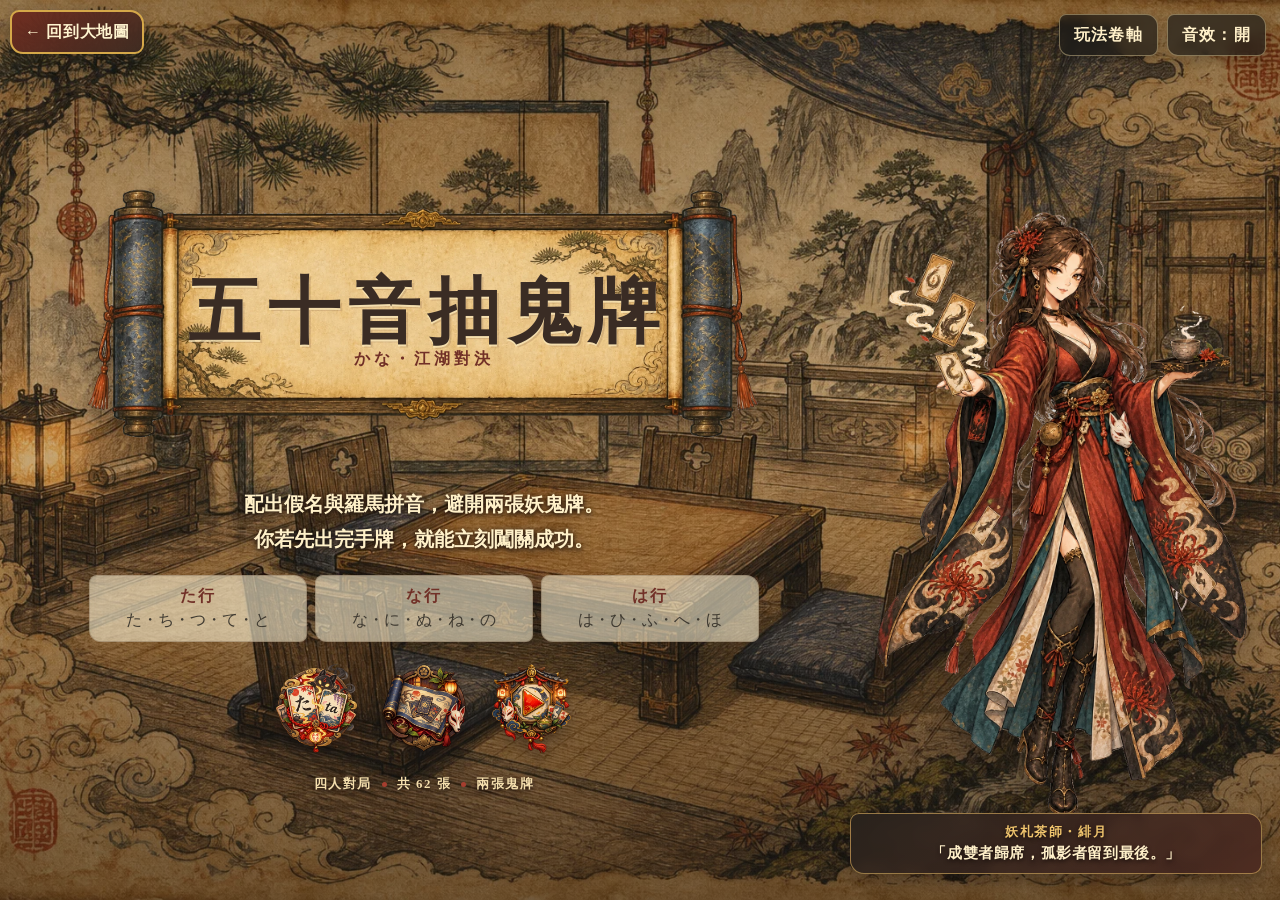
<file: 遊戲2_抽鬼牌/index.html>
<!doctype html>
<html lang="zh-Hant">
<head>
  <meta charset="utf-8">
  <meta name="viewport" content="width=device-width, initial-scale=1, viewport-fit=cover">
  <meta name="theme-color" content="#281f1a">
  <meta name="description" content="以抽鬼牌玩法練習た～は行平假名與赫本式羅馬拼音。">
  <title>五十音抽鬼牌</title>
  <link rel="icon" href="data:,">
  <link rel="stylesheet" href="style.css">
  <link rel="stylesheet" href="../assets/css/kotodama-companion.css">
</head>
<body>
  <a class="adventure-map-back" href="../大冒險地圖/index.html" aria-label="回到言靈大冒險地圖">← 回到大地圖</a>
  <style>
    .adventure-map-back { position: fixed; top: max(10px, env(safe-area-inset-top)); left: max(10px, env(safe-area-inset-left)); z-index: 9999; min-height: 44px; display: inline-flex; align-items: center; padding: 8px 13px; color: #fff4cf; border: 2px solid #d5a849; border-radius: 9px 14px 9px 13px; background: linear-gradient(145deg, rgba(110,43,31,.96), rgba(64,44,34,.96)); box-shadow: 0 4px 12px rgba(35,24,18,.38); text-decoration: none; font-weight: 900; letter-spacing: .04em; }
    .adventure-map-back:hover { filter: brightness(1.12); transform: translateY(-1px); }
    .adventure-map-back:focus-visible { outline: 4px solid #fff1a8; outline-offset: 3px; }
    @media (max-height: 560px) and (orientation: landscape) { .adventure-map-back { top: 5px; left: 5px; min-height: 40px; padding: 5px 9px; font-size: .78rem; } }
  </style>
  <div id="app" class="app">
    <!-- 開始畫面：style anchor 也實際作為主視覺背景使用。 -->
    <main id="startScreen" class="start-screen" aria-labelledby="gameTitle">
      <header class="start-toolbar">
        <button class="text-button" type="button" data-open-guide>玩法卷軸</button>
        <button id="startSoundButton" class="text-button sound-toggle" type="button" aria-pressed="false">音效：開</button>
      </header>

      <div class="start-stage">
        <section class="hero-panel">
          <div class="title-plaque" aria-label="五十音抽鬼牌">
            <img src="assets/images/title-sign-transparent.webp" alt="" width="1774" height="887">
            <!-- 文字由 HTML 疊加，確保繁中標題永遠逐字正確。 -->
            <h1 id="gameTitle">五十音抽鬼牌</h1>
            <span>かな・江湖對決</span>
          </div>

          <p class="hero-copy">配出假名與羅馬拼音，避開兩張妖鬼牌。<br>你若先出完手牌，就能立刻闖關成功。</p>

          <div class="lesson-ribbon" aria-label="本局學習範圍">
            <span><b>た行</b> た・ち・つ・て・と</span>
            <span><b>な行</b> な・に・ぬ・ね・の</span>
            <span><b>は行</b> は・ひ・ふ・へ・ほ</span>
          </div>

          <div class="hero-actions icon-actions" aria-label="妖牌茶屋功能">
            <button id="startButton" class="tea-icon-button" type="button" aria-label="開始對局">
              <img src="assets/images/icon-joker-start.webp" alt="">
              <span class="tea-icon-tooltip" aria-hidden="true">開始對局</span>
            </button>
            <button class="tea-icon-button" type="button" data-open-guide aria-label="查看規則">
              <img src="assets/images/icon-joker-guide.webp" alt="">
              <span class="tea-icon-tooltip" aria-hidden="true">查看規則</span>
            </button>
            <a id="trainingVideoButton" class="tea-icon-button" href="https://youtu.be/7slw92qCfO4" target="_blank" rel="noopener noreferrer" aria-label="觀看妖牌茶屋教學影片（另開新分頁）">
              <img src="assets/images/icon-joker-video.webp" alt="">
              <span class="tea-icon-tooltip" aria-hidden="true">觀看教學影片</span>
            </a>
          </div>

          <div class="game-facts" aria-label="遊戲資訊">
            <span>四人對局</span><i></i><span>共 62 張</span><i></i><span>兩張鬼牌</span>
          </div>
        </section>

        <figure class="tea-guide">
          <img src="assets/images/guide-hizuki.webp" width="1024" height="1536" alt="妖札茶師緋月手持妖札與茶盤，邀請玩家進入妖牌茶屋">
          <figcaption><b>妖札茶師・緋月</b><span>「成雙者歸席，孤影者留到最後。」</span></figcaption>
        </figure>
      </div>
    </main>

    <!-- 開局前的完整修行說明；遊戲內另保留快速規則卷軸。 -->
    <main id="instructionScreen" class="instruction-screen" hidden aria-labelledby="instructionTitle">
      <div class="instruction-layout">
        <figure class="instruction-guide">
          <img src="assets/images/guide-hizuki.webp" alt="妖札茶師緋月手持妖札，為玩家說明妖牌茶屋修行規則">
          <figcaption>「認清音，配成雙；妖影雖近，心莫亂。」</figcaption>
        </figure>

        <article class="instruction-scroll">
          <header class="instruction-heading">
            <span class="instruction-seal" aria-hidden="true">牌譜</span>
            <div>
              <p class="instruction-eyebrow">開局前必讀</p>
              <h1 id="instructionTitle">妖牌茶屋修行說明</h1>
            </div>
          </header>

          <div class="instruction-rule-grid">
            <section class="instruction-rule">
              <span class="instruction-step">第一局</span>
              <h2>辨音成雙</h2>
              <p>選一張平假名與對應的赫本式羅馬拼音。配對成功後兩牌離席；鬼牌不能與任何牌配對。</p>
            </section>
            <section class="instruction-rule">
              <span class="instruction-step">第二局</span>
              <h2>抽牌輪轉</h2>
              <p>輪到你時，點下一位玩家的一張牌背。抽到可配對牌時，要先全部整理完才會換人。</p>
            </section>
            <section class="instruction-rule">
              <span class="instruction-step">第三局</span>
              <h2>避開妖牌</h2>
              <p>率先出完手牌即可獲勝；若 30 組普通牌全數配完，手中仍持有任一鬼牌的人就是輸家。</p>
            </section>
          </div>

          <section class="match-reference" aria-labelledby="matchReferenceTitle">
            <h2 id="matchReferenceTitle">本局修行音</h2>
            <p>練習 た行、な行、は行；特殊讀音也要看清。</p>
            <div class="match-examples" aria-label="配對範例">
              <span>た ＋ ta</span><span>ち ＋ chi</span><span>つ ＋ tsu</span>
              <span>ふ ＋ fu</span><span>へ ＋ he</span>
            </div>
          </section>

          <div class="turn-route" role="note">
            <strong>回合順序</strong>
            <span>玩家 → 電腦2 → 電腦1 → 電腦3</span>
          </div>

          <div class="instruction-actions">
            <button id="instructionStartButton" class="brush-button primary" type="button">開始對局</button>
            <button id="instructionCloseButton" class="brush-button secondary" type="button">返回主畫面</button>
          </div>
        </article>
      </div>
    </main>

    <!-- 遊戲畫面 -->
    <main id="gameScreen" class="game-screen" hidden aria-label="五十音抽鬼牌遊戲桌">
      <header class="game-header">
        <div class="mini-brand">
          <strong>五十音抽鬼牌</strong>
          <span>た・な・は行</span>
        </div>
        <div id="turnBanner" class="turn-banner" aria-live="polite">
          <span class="turn-kicker">現在回合</span>
          <strong id="turnName">準備開局</strong>
        </div>
        <nav class="game-controls" aria-label="遊戲控制">
          <button class="round-button sound-toggle" type="button" aria-pressed="false">音效：開</button>
          <button class="round-button" type="button" data-open-rules>規則</button>
          <button id="restartButton" class="round-button danger" type="button">重開</button>
        </nav>
      </header>

      <section class="table-stage">
        <!-- 上方：電腦 1 -->
        <section id="seat-cpu1" class="seat seat-top" data-player="1" aria-label="電腦1手牌區">
          <div class="nameplate">
            <img data-src="assets/images/nameplate-cpu1.webp" alt="" width="900" height="306">
            <strong>電腦1</strong><span id="count-cpu1">0 張</span>
          </div>
          <div id="hand-cpu1" class="opponent-hand hand-top" aria-label="電腦1的背面手牌"></div>
        </section>

        <!-- 左方：電腦 2 -->
        <section id="seat-cpu2" class="seat seat-left" data-player="2" aria-label="電腦2手牌區">
          <div class="nameplate vertical-nameplate">
            <img data-src="assets/images/nameplate-cpu2.webp" alt="" width="900" height="306">
            <strong>電腦2</strong><span id="count-cpu2">0 張</span>
          </div>
          <div id="hand-cpu2" class="opponent-hand hand-side" aria-label="電腦2的背面手牌"></div>
        </section>

        <!-- 桌面中央：流程提示、抽牌展示與已配對牌。 -->
        <section class="table-center" aria-label="已配對牌區">
          <div id="phaseBadge" class="phase-badge">整備牌局</div>
          <p id="statusText" class="status-text" aria-live="assertive">按下開局後開始發牌。</p>

          <div id="drawReveal" class="draw-reveal" hidden aria-live="polite"></div>

          <div class="matched-header">
            <span>已配對</span>
            <strong id="pairCount">0 / 30</strong>
          </div>
          <div id="matchedPile" class="matched-pile" aria-label="最近配對完成的牌"></div>

          <img id="successStamp" class="success-stamp" data-src="assets/images/stamp-success.webp" alt="配對成功印章" width="640" height="639" hidden>
        </section>

        <!-- 右方：電腦 3 -->
        <section id="seat-cpu3" class="seat seat-right" data-player="3" aria-label="電腦3手牌區">
          <div class="nameplate vertical-nameplate">
            <img data-src="assets/images/nameplate-cpu3.webp" alt="" width="900" height="306">
            <strong>電腦3</strong><span id="count-cpu3">0 張</span>
          </div>
          <div id="hand-cpu3" class="opponent-hand hand-side" aria-label="電腦3的背面手牌"></div>
        </section>

        <!-- 下方：真人玩家 -->
        <section id="seat-player" class="seat seat-bottom" data-player="0" aria-label="玩家手牌區">
          <div class="player-row">
            <div class="nameplate player-nameplate">
              <img data-src="assets/images/nameplate-player.webp" alt="" width="900" height="306">
              <strong>玩家</strong><span id="count-player">0 張</span>
            </div>
            <p id="playerHint" class="player-hint">選兩張牌配對</p>
          </div>
          <div id="hand-player" class="player-hand" aria-label="你的正面手牌"></div>
        </section>
      </section>
    </main>

    <div id="toastRegion" class="toast-region" aria-live="polite" aria-atomic="true"></div>

    <!-- 規則說明 -->
    <dialog id="rulesDialog" class="paper-dialog rules-dialog">
      <div class="rules-inner">
        <button class="dialog-close" type="button" data-close-dialog aria-label="關閉規則">關閉</button>
        <p class="dialog-eyebrow">江湖牌譜</p>
        <h2>遊戲規則</h2>
        <div class="rule-grid">
          <section><b>一、配對</b><p>點選一張平假名與一張對應的赫本式羅馬拼音。例：<strong>ち＋chi</strong>、<strong>つ＋tsu</strong>。鬼牌永遠不能配對。</p></section>
          <section><b>二、抽牌</b><p>輪到你時，請點下一位玩家任一張牌背抽牌。抽完若有配對，需全部整理完才會換人。</p></section>
          <section><b>三、輪流</b><p>順序為：玩家 → 電腦2 → 電腦1 → 電腦3。電腦會隨機抽牌並自動配對。</p></section>
          <section><b>四、勝負</b><p>你若先出完手牌，立即獲勝。否則配完 30 組普通牌後，任何持有鬼牌的人都算輸家，可能有一人或兩人。</p></section>
        </div>
        <p class="speech-note">配對成功會朗讀日文；若瀏覽器不支援語音，遊戲仍可正常進行。</p>
        <button class="brush-button primary" type="button" data-close-dialog>知道了</button>
      </div>
    </dialog>

    <!-- 重新開始確認 -->
    <dialog id="restartDialog" class="paper-dialog confirm-dialog">
      <div class="confirm-inner">
        <p class="dialog-eyebrow">重新洗牌</p>
        <h2>要放棄這一局嗎？</h2>
        <p>目前進度不會保留。</p>
        <div class="dialog-actions">
          <button id="cancelRestartButton" class="brush-button secondary" type="button">繼續對局</button>
          <button id="confirmRestartButton" class="brush-button primary" type="button">重新開局</button>
        </div>
      </div>
    </dialog>

    <!-- 勝負結果；背景會依結果切換實際生成的 win / lose 圖。 -->
    <dialog id="resultDialog" class="result-dialog">
      <div id="resultCard" class="result-card">
        <div class="result-copy">
          <p id="resultEyebrow" class="dialog-eyebrow">對局終了</p>
          <h2 id="resultTitle">闖關成功</h2>
          <p id="resultMessage"></p>
          <div id="resultPlayers" class="result-players"></div>
          <button id="playAgainButton" class="brush-button primary" type="button">再戰一局</button>
        </div>
      </div>
    </dialog>
  </div>

  <noscript>本遊戲需要 JavaScript 才能執行，請在瀏覽器設定中啟用 JavaScript。</noscript>
  <script src="../assets/js/kotodama-system.js"></script>
  <script src="../assets/js/kotodama-companion.js"></script>
  <script src="script.js"></script>
</body>
</html>
</file>
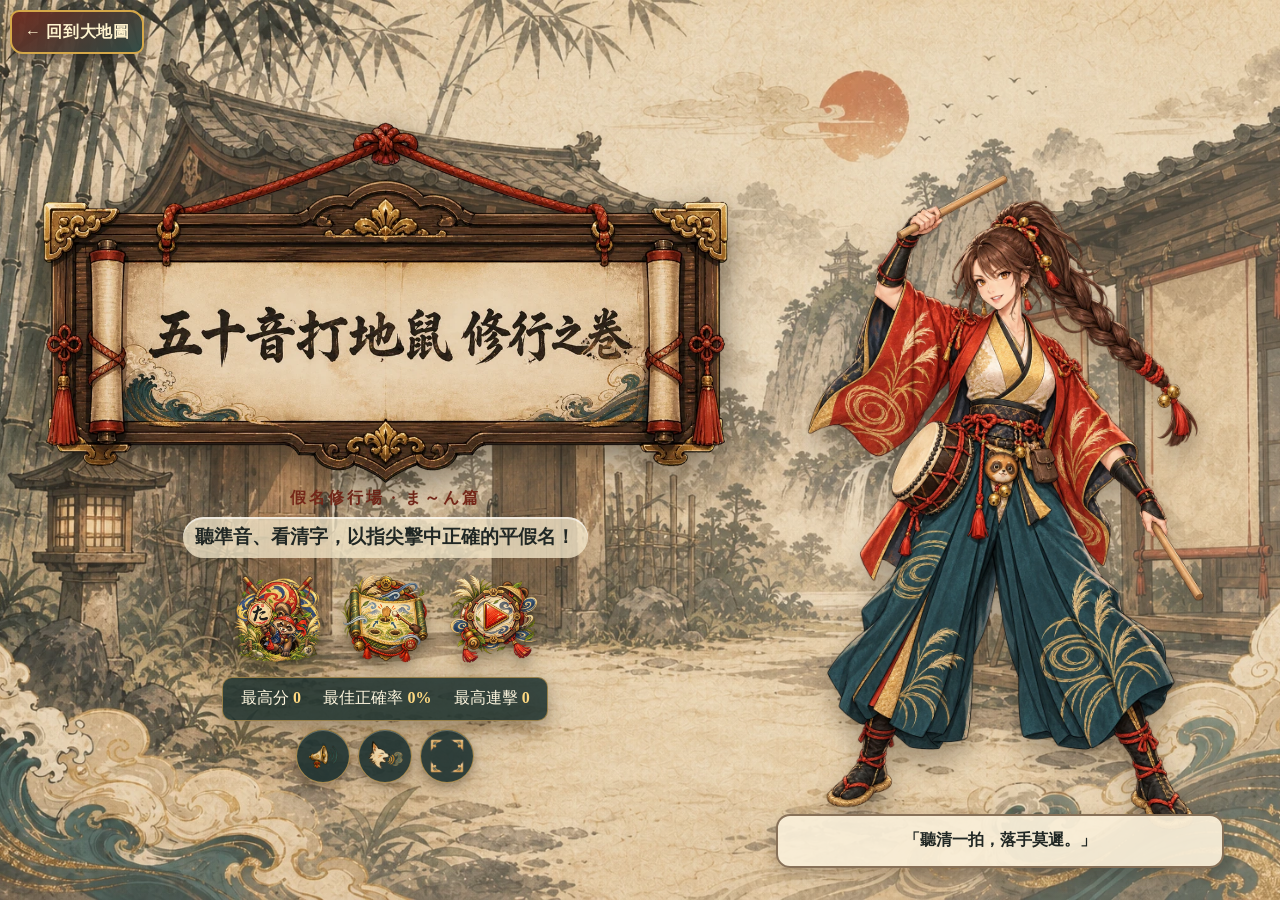
<file: 遊戲3_打地鼠/index.html>
<!doctype html>
<html lang="zh-Hant">
<head>
  <meta charset="utf-8">
  <meta name="viewport" content="width=device-width, initial-scale=1, viewport-fit=cover">
  <meta name="theme-color" content="#1f2929">
  <meta name="description" content="武俠、浮世繪與水墨風格的日文平假名打地鼠學習遊戲，練習ま～ん共16音。">
  <title>五十音打地鼠 修行之卷</title>
  <link rel="icon" href="data:,">
  <link rel="stylesheet" href="style.css?v=suzune-2">
  <link rel="stylesheet" href="../assets/css/kotodama-companion.css">
</head>
<body>
  <a class="adventure-map-back" href="../大冒險地圖/index.html" aria-label="回到言靈大冒險地圖">← 回到大地圖</a>
  <style>
    .adventure-map-back { position: fixed; top: max(10px, env(safe-area-inset-top)); left: max(10px, env(safe-area-inset-left)); z-index: 1500; min-height: 44px; display: inline-flex; align-items: center; padding: 8px 13px; color: #fff4cf; border: 2px solid #d5a849; border-radius: 9px 14px 9px 13px; background: linear-gradient(145deg, rgba(110,43,31,.96), rgba(45,73,68,.96)); box-shadow: 0 4px 12px rgba(35,24,18,.38); text-decoration: none; font-weight: 900; letter-spacing: .04em; }
    .adventure-map-back:hover { filter: brightness(1.12); transform: translateY(-1px); }
    .adventure-map-back:focus-visible { outline: 4px solid #fff1a8; outline-offset: 3px; }
    @media (max-height: 560px) and (orientation: landscape) { .adventure-map-back { top: 5px; left: 5px; min-height: 40px; padding: 5px 9px; font-size: .78rem; } }
  </style>
  <main id="app" class="app-shell">
    <section id="start-screen" class="screen screen--start is-active" aria-labelledby="start-title">
      <div class="screen-shade"></div>
      <div class="start-layout screen-content">
        <div class="title-zone">
          <h1 id="start-title" class="sr-only">五十音打地鼠 修行之卷</h1>
          <img class="title-sign" src="assets/images/title_sign.webp" alt="五十音打地鼠 修行之卷">
          <p class="eyebrow">假名修行場 · ま～ん篇</p>
          <p class="intro-copy">聽準音、看清字，以指尖擊中正確的平假名！</p>
          <div class="start-actions training-icon-actions" aria-label="狸貓原野功能">
            <button id="start-button" class="field-icon-button" type="button" aria-label="開始三分鐘修行">
              <img src="assets/images/icon-field-start.webp" alt="">
              <span class="field-icon-tooltip" aria-hidden="true">開始三分鐘修行</span>
            </button>
            <button id="instructions-button" class="field-icon-button" type="button" aria-label="查看修行說明">
              <img src="assets/images/icon-field-guide.webp" alt="">
              <span class="field-icon-tooltip" aria-hidden="true">查看修行說明</span>
            </button>
            <a id="training-video-button" class="field-icon-button" href="https://youtu.be/OAiMTE9scBo" target="_blank" rel="noopener noreferrer" aria-label="觀看狸貓原野教學影片（另開新分頁）">
              <img src="assets/images/icon-field-video.webp" alt="">
              <span class="field-icon-tooltip" aria-hidden="true">觀看教學影片</span>
            </a>
          </div>
          <div class="best-strip" aria-label="個人最佳紀錄">
            <span>最高分 <strong id="best-score">0</strong></span>
            <span>最佳正確率 <strong id="best-accuracy">0%</strong></span>
            <span>最高連擊 <strong id="best-combo">0</strong></span>
          </div>
          <div id="start-controls" class="icon-controls" aria-label="遊戲設定"></div>
        </div>
        <figure class="guide-figure guide-figure--start">
          <img src="assets/images/guide_suzune.webp" alt="言穴鼓師鈴音舉起鼓棒邀請你開始修行">
          <figcaption>「聽清一拍，落手莫遲。」</figcaption>
        </figure>
      </div>
    </section>

    <section id="instruction-screen" class="screen screen--instruction" aria-labelledby="instruction-title" hidden>
      <div class="screen-shade"></div>
      <div class="instruction-layout screen-content">
        <aside class="guide-column">
          <img src="assets/images/guide_suzune.webp" alt="言穴鼓師鈴音說明修行規則">
          <p>聽準鼓點、看清目標，擊中寫著對應平假名的武者！</p>
        </aside>
        <article class="paper-card instruction-card">
          <header class="section-heading">
            <span class="section-seal" aria-hidden="true">指南</span>
            <div>
              <p class="eyebrow">修行前必讀</p>
              <h2 id="instruction-title">平假名打地鼠玩法</h2>
            </div>
          </header>

          <div class="rule-grid">
            <section>
              <h3>如何出招</h3>
              <p>看卷軸上的羅馬拼音，在 7 秒內點擊相對應的平假名。干擾角色出現時，先忍住別打！</p>
            </section>
            <section>
              <h3>得分與連擊</h3>
              <p>答對得 10 分，再依反應速度與連擊追加獎勵。答錯或超時扣 5 分，連擊歸零。</p>
            </section>
            <section>
              <h3>五顆生命</h3>
              <p>打錯或每題 7 秒超時都會失去一顆心。生命歸零，修行立即結束。</p>
            </section>
          </div>

          <section class="kana-reference" aria-labelledby="kana-reference-title">
            <h3 id="kana-reference-title">本卷修行音</h3>
            <div id="kana-map" class="kana-map"></div>
          </section>

          <div class="instruction-actions">
            <button id="instruction-start-button" class="art-button art-button--primary" type="button">我準備好了</button>
            <button id="back-to-start-button" class="art-button art-button--secondary" type="button">返回開始畫面</button>
          </div>
        </article>
      </div>
    </section>

    <section id="game-screen" class="screen screen--game" aria-labelledby="game-title" hidden>
      <div class="screen-shade screen-shade--game"></div>
      <h2 id="game-title" class="sr-only">平假名打地鼠遊戲主畫面</h2>
      <div class="game-layout screen-content">
        <header class="game-header">
          <div id="game-controls" class="icon-controls game-controls" aria-label="遊戲控制"></div>
          <div class="target-wrap" aria-live="polite">
            <img data-src="assets/images/target_scroll.webp" alt="" aria-hidden="true">
            <div class="target-copy">
              <span>本次目標</span>
              <strong id="target-romaji">ma</strong>
              <small>題目剩餘 <b id="question-time">7.0</b> 秒</small>
            </div>
          </div>
          <div class="hud" aria-label="遊戲狀態">
            <img class="hud-art" data-src="assets/images/ui_panel.webp" alt="" aria-hidden="true">
            <div class="hud-items">
              <div class="hud-item"><span>總時間</span><strong id="game-time">03:00</strong></div>
              <div class="hud-item"><span>分數</span><strong id="score">0</strong></div>
              <div class="hud-item"><span>連擊</span><strong><b id="combo">0</b> combo</strong></div>
              <div class="hud-item hud-item--hearts"><span>生命</span><div id="hearts" class="hearts"></div></div>
            </div>
          </div>
        </header>

        <div id="status-message" class="status-message" aria-live="assertive">修行開始！</div>
        <div id="mole-grid" class="mole-grid" role="group" aria-label="六個地鼠洞"></div>
        <div class="progress-rail" aria-hidden="true"><span id="game-progress"></span></div>
      </div>
    </section>

    <section id="result-screen" class="screen screen--result" aria-labelledby="result-title" hidden>
      <div class="screen-shade"></div>
      <div class="result-layout screen-content">
        <aside class="guide-column guide-column--result">
          <img src="assets/images/guide_suzune.webp" alt="言穴鼓師鈴音為你的修行成果打氣">
          <p id="encouragement">今日修行扎實，明日再進一步！</p>
        </aside>
        <article class="paper-card result-card">
          <header class="section-heading result-heading">
            <span class="section-seal" aria-hidden="true">結算</span>
            <div>
              <p class="eyebrow">修行成果</p>
              <h2 id="result-title">收刀入鞘，看看本次紀錄</h2>
            </div>
          </header>
          <div class="result-summary">
            <div class="result-main"><span>總分</span><strong id="result-score">0</strong></div>
            <div><span>正確率</span><strong id="result-accuracy">0%</strong></div>
            <div><span>正確題數</span><strong id="result-correct">0</strong></div>
            <div><span>錯誤題數</span><strong id="result-wrong">0</strong></div>
            <div><span>最高連擊</span><strong id="result-combo">0</strong></div>
            <div><span>平均反應</span><strong id="result-reaction">—</strong></div>
            <div><span>最常打錯</span><strong id="result-hardest">—</strong></div>
          </div>

          <details class="record-details" open>
            <summary>查看 16 音答題紀錄</summary>
            <div class="table-wrap">
              <table>
                <thead><tr><th>假名</th><th>拼音</th><th>出現</th><th>正確</th><th>錯誤</th><th>平均反應</th></tr></thead>
                <tbody id="result-table"></tbody>
              </table>
            </div>
          </details>

          <div class="result-actions">
            <button id="play-again-button" class="art-button art-button--primary" type="button">再次修行</button>
            <button id="result-home-button" class="art-button art-button--secondary" type="button">返回開始畫面</button>
          </div>
        </article>
      </div>
    </section>

    <div id="pause-overlay" class="pause-overlay" role="dialog" aria-modal="true" aria-labelledby="pause-title" hidden>
      <div class="pause-card">
        <div class="pause-card-shade"></div>
        <div class="pause-card-content">
          <p class="eyebrow">氣沉丹田</p>
          <h2 id="pause-title">遊戲暫停</h2>
          <p>計時已停止。準備好後，繼續你的假名修行。</p>
          <button id="resume-button" class="art-button art-button--primary" type="button">繼續修行</button>
          <button id="pause-restart-button" class="art-button art-button--secondary" type="button">重新開始</button>
          <button id="pause-home-button" class="text-button" type="button">返回開始畫面</button>
        </div>
      </div>
    </div>

    <div id="orientation-hint" class="orientation-hint" hidden>橫向空間較窄時，轉為直向會更好點擊。</div>
  </main>

  <template id="control-button-template">
    <button class="icon-button" type="button"><img alt=""><span class="sr-only"></span></button>
  </template>

  <script src="../assets/js/kotodama-system.js"></script>
  <script src="../assets/js/kotodama-companion.js"></script>
  <script src="script.js"></script>
</body>
</html>
</file>
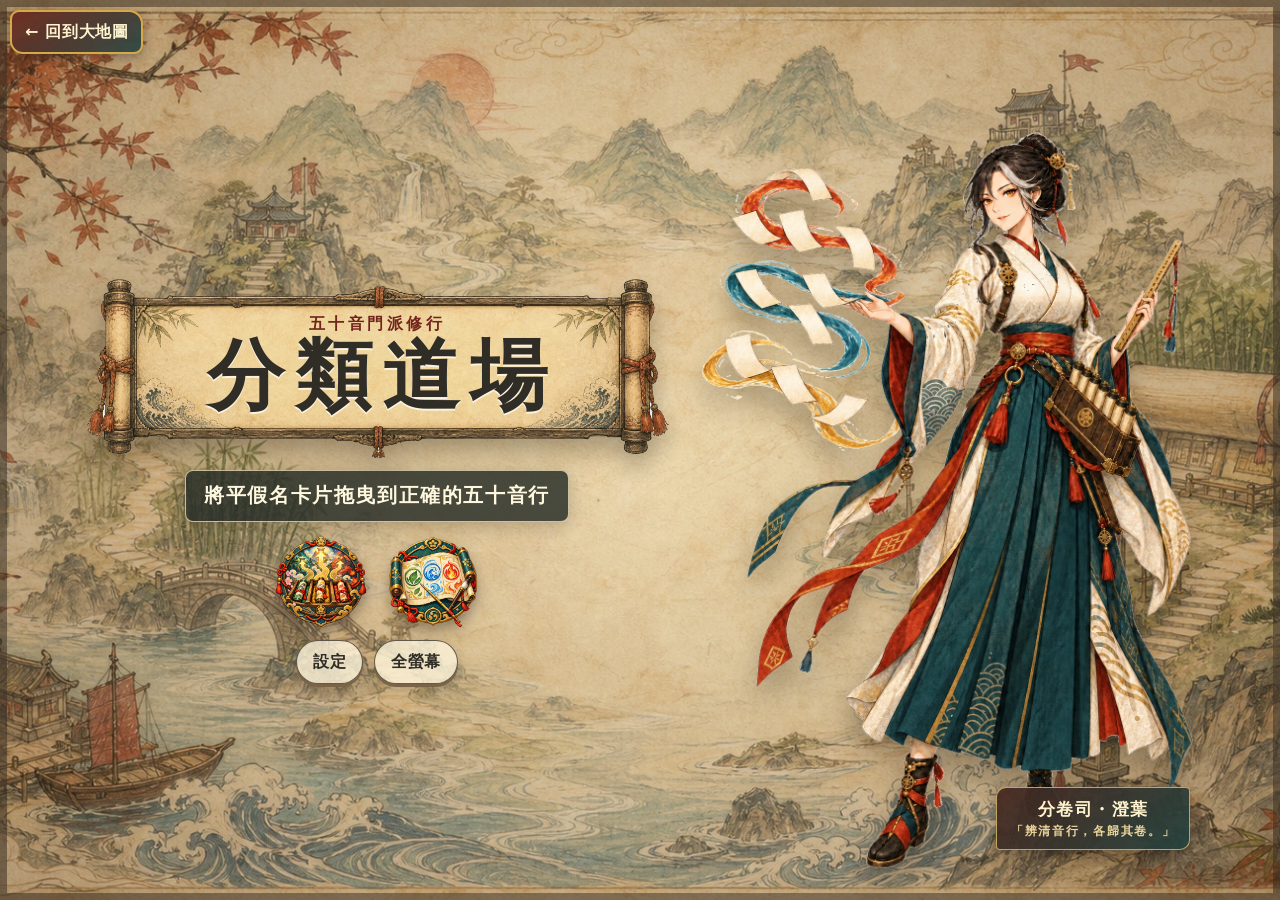
<file: 遊戲4_拖曳分類/index.html>
<!doctype html>
<html lang="zh-Hant">
<head>
  <meta charset="utf-8">
  <meta name="viewport" content="width=device-width, initial-scale=1, viewport-fit=cover">
  <meta name="theme-color" content="#302c26">
  <title>平假名 46 音配對遊戲｜言靈武林</title>
  <link rel="icon" href="data:,">
  <style>
    :root {
      --ink: #302c26;
      --ink-soft: #5b5143;
      --paper: #f3dfb3;
      --paper-light: #fff5d8;
      --paper-deep: #ddbd7e;
      --cinnabar: #a43828;
      --cinnabar-dark: #72251d;
      --teal: #3f6c68;
      --teal-dark: #274b49;
      --gold: #c9923c;
      --success: #2e6b4f;
      --shadow: 0 12px 28px rgba(47, 36, 22, .2);
      --radius: 18px;
    }

    * { box-sizing: border-box; }
    html { min-height: 100%; background: #d7b77b; }
    body {
      margin: 0;
      min-height: 100vh;
      color: var(--ink);
      font-family: "Microsoft JhengHei", "Noto Sans TC", system-ui, sans-serif;
      background:
        linear-gradient(rgba(248, 231, 190, .91), rgba(236, 210, 157, .95)),
        url("assets/images/style_world_map.webp") center / cover fixed;
      overflow-x: hidden;
    }

    button, input { font: inherit; }
    button { color: inherit; }
    button:focus-visible, [tabindex]:focus-visible {
      outline: 4px solid rgba(42, 104, 100, .45);
      outline-offset: 3px;
    }
    .hidden { display: none !important; }
    .screen { min-height: 100vh; }

    .paper-panel {
      background:
        linear-gradient(135deg, rgba(255,255,255,.28), transparent 38%),
        repeating-linear-gradient(8deg, rgba(83,63,35,.025) 0 1px, transparent 1px 6px),
        rgba(250, 235, 197, .95);
      border: 2px solid rgba(75, 61, 43, .58);
      border-radius: var(--radius);
      box-shadow: var(--shadow), inset 0 0 30px rgba(105, 74, 29, .09);
    }

    .brush-button {
      min-height: 44px;
      padding: .65rem 1rem;
      border: 1.5px solid rgba(45, 39, 31, .72);
      border-radius: 999px;
      background: linear-gradient(#fff2cc, #e6c88f);
      box-shadow: 0 3px 0 #7a6346, 0 6px 13px rgba(48,35,20,.18);
      cursor: pointer;
      font-weight: 800;
      letter-spacing: .04em;
      transition: transform .15s, filter .15s, box-shadow .15s;
    }
    .brush-button:hover:not(:disabled) { transform: translateY(-2px); filter: saturate(1.08); }
    .brush-button:active:not(:disabled) { transform: translateY(2px); box-shadow: 0 1px 0 #7a6346; }
    .brush-button.primary { color: #fffaf0; background: linear-gradient(#b44b36, #7c291f); }
    .brush-button.teal { color: white; background: linear-gradient(#4d817b, #2e5652); }
    .brush-button.ghost { background: rgba(255, 247, 221, .78); }
    .brush-button:disabled { cursor: not-allowed; opacity: .52; box-shadow: none; }

    /* ===== 主畫面與關卡選擇 ===== */
    .home-screen { position: relative; }
    .menu-screen { padding: max(76px, calc(env(safe-area-inset-top) + 64px)) 0 3rem; }
    .hero {
      position: relative;
      min-height: 100vh;
      min-height: 100dvh;
      display: grid;
      place-items: center;
      overflow: hidden;
      isolation: isolate;
      background: #d9c08c url("assets/images/style_world_map.webp") center / cover no-repeat;
      box-shadow: inset 0 0 0 7px rgba(49, 43, 35, .54);
    }
    .hero::after {
      content: "";
      position: absolute;
      inset: 0;
      z-index: -1;
      background: radial-gradient(circle at 50% 48%, rgba(255,245,210,.18), rgba(73,50,28,.32));
    }
    .hero-inner {
      width: min(1120px, 94vw);
      min-height: 100vh;
      min-height: 100dvh;
      display: grid;
      grid-template-columns: minmax(0, 1.08fr) minmax(320px, .92fr);
      align-items: center;
      gap: 1.25rem;
      padding: max(72px, env(safe-area-inset-top)) 0 max(20px, env(safe-area-inset-bottom));
    }
    .hero-copy { position: relative; z-index: 2; align-self: center; text-align: center; }
    .hero-mentor {
      position: relative;
      z-index: 1;
      width: min(44vw, 540px);
      max-width: 100%;
      margin: 0;
      align-self: end;
      justify-self: end;
    }
    .hero-mentor img {
      display: block;
      width: 100%;
      max-height: calc(100vh - 96px);
      max-height: calc(100dvh - 96px);
      object-fit: contain;
      object-position: center bottom;
      filter: drop-shadow(0 16px 14px rgba(42,31,18,.34));
    }
    .mentor-nameplate {
      position: absolute;
      right: 2%;
      bottom: 4%;
      padding: .55rem .85rem;
      color: #fff2cc;
      border: 1px solid rgba(231,193,108,.78);
      border-radius: 10px 4px 10px 4px;
      background: linear-gradient(135deg, rgba(70,39,31,.93), rgba(35,66,62,.92));
      box-shadow: 0 5px 14px rgba(35,24,18,.34);
      font-family: "DFKai-SB", "KaiTi", serif;
      font-size: clamp(.88rem, 1.6vw, 1.08rem);
      font-weight: 900;
      letter-spacing: .08em;
      text-align: center;
      white-space: nowrap;
    }
    .mentor-nameplate small { display: block; margin-top: .12rem; color: #ead39b; font-size: .7em; letter-spacing: .14em; }
    .home-title-sign {
      position: relative;
      width: min(820px, 100%);
      aspect-ratio: 2176 / 730;
      margin: 0 auto;
      display: grid;
      place-items: center;
      filter: drop-shadow(0 13px 12px rgba(42,31,18,.34));
    }
    .home-title-sign > img { position: absolute; inset: 0; width: 100%; height: 100%; object-fit: contain; }
    .home-title-copy { position: relative; z-index: 1; margin-top: -1%; }
    .home-title-copy span { display: block; margin-bottom: .25rem; color: var(--cinnabar-dark); font-weight: 900; letter-spacing: .22em; }
    .home-title-copy h1 { margin: 0; font-family: "DFKai-SB", "KaiTi", serif; font-size: clamp(2.6rem, 6vw, 5rem); line-height: 1; letter-spacing: .14em; text-indent: .14em; text-shadow: 0 2px rgba(255,255,255,.72); }
    .title-sign {
      display: block;
      width: min(820px, 100%);
      margin: 0 auto;
      filter: drop-shadow(0 13px 12px rgba(42,31,18,.34));
    }
    .tagline {
      display: inline-block;
      margin: .2rem 0 .9rem;
      padding: .7rem 1.15rem;
      border-radius: 8px;
      color: #fff8df;
      background: rgba(38, 45, 40, .82);
      border: 1px solid rgba(255,238,197,.72);
      box-shadow: 0 4px 18px rgba(0,0,0,.22);
      font-size: clamp(1rem, 2vw, 1.25rem);
      font-weight: 800;
      letter-spacing: .08em;
    }
    .hero-actions { display: flex; flex-wrap: wrap; justify-content: center; gap: .65rem; }
    .home-primary { min-width: 210px; min-height: 54px; font-size: 1.08rem; }
    .hero-actions.dojo-icon-actions {
      flex-wrap: nowrap;
      align-items: center;
      gap: clamp(.75rem, 1.8vw, 1.25rem);
    }
    .dojo-icon-button {
      position: relative;
      isolation: isolate;
      flex: 0 0 auto;
      width: clamp(76px, 7.2vw, 96px);
      min-width: 52px;
      min-height: 52px;
      aspect-ratio: 1;
      display: inline-grid;
      place-items: center;
      padding: 0;
      border: 0;
      border-radius: 50%;
      background: transparent;
      color: #fff5d8;
      cursor: pointer;
      touch-action: manipulation;
      transition: transform .18s ease, filter .18s ease;
    }
    .dojo-icon-button img {
      display: block;
      width: 100%;
      height: 100%;
      object-fit: contain;
      pointer-events: none;
      filter: drop-shadow(0 7px 7px rgba(34, 25, 19, .4));
      transition: filter .18s ease;
    }
    .dojo-icon-button:hover,
    .dojo-icon-button:focus-visible {
      z-index: 4;
      transform: translateY(-3px) scale(1.045);
      filter: brightness(1.08) saturate(1.05);
    }
    .dojo-icon-button:hover img,
    .dojo-icon-button:focus-visible img {
      filter: drop-shadow(0 0 9px rgba(237, 196, 96, .78)) drop-shadow(0 8px 7px rgba(34, 25, 19, .44));
    }
    .dojo-icon-button:active { transform: translateY(2px) scale(.97); }
    .dojo-icon-button:focus-visible { outline: 4px solid #fff0ad; outline-offset: 3px; }
    .dojo-icon-tooltip {
      position: absolute;
      left: 50%;
      bottom: calc(100% + 5px);
      z-index: 5;
      min-width: max-content;
      padding: .32rem .62rem;
      border: 1px solid rgba(230, 188, 91, .88);
      border-radius: 999px;
      background: rgba(32, 55, 52, .97);
      box-shadow: 0 4px 9px rgba(31, 24, 18, .34);
      color: #fff5d8;
      font-size: .75rem;
      font-weight: 800;
      letter-spacing: .08em;
      line-height: 1.3;
      white-space: nowrap;
      opacity: 0;
      pointer-events: none;
      transform: translate(-50%, 5px);
      transition: opacity .16s ease, transform .16s ease;
    }
    .dojo-icon-button:hover .dojo-icon-tooltip,
    .dojo-icon-button:focus-visible .dojo-icon-tooltip {
      opacity: 1;
      transform: translate(-50%, 0);
    }
    .selection-home-float {
      position: fixed;
      top: max(10px, env(safe-area-inset-top));
      right: max(10px, env(safe-area-inset-right));
      z-index: 9998;
    }
    .menu-content { width: min(1180px, 94vw); margin: 0 auto; position: relative; z-index: 2; }

    .level-grid { display: grid; grid-template-columns: repeat(3, 1fr); gap: 1rem; }
    .level-card {
      position: relative;
      min-height: 292px;
      overflow: hidden;
      padding: 0;
      border: 3px solid rgba(49,43,35,.78);
      border-radius: 16px;
      background: var(--paper-deep);
      box-shadow: var(--shadow);
      text-align: left;
      cursor: pointer;
      isolation: isolate;
      transition: transform .2s, box-shadow .2s;
    }
    .level-card:hover:not(:disabled) { transform: translateY(-5px) rotate(-.25deg); box-shadow: 0 17px 34px rgba(47,36,22,.3); }
    .level-card img { position: absolute; inset: 0; z-index: -2; width: 100%; height: 100%; object-fit: cover; }
    .level-card::after { content: ""; position: absolute; inset: 0; z-index: -1; background: linear-gradient(transparent 20%, rgba(32,28,23,.35) 48%, rgba(30,25,21,.96) 100%); }
    .level-card .card-copy { position: absolute; inset: auto 0 0; padding: 1.2rem; color: #fff7de; }
    .level-kicker { display: flex; align-items: center; justify-content: space-between; gap: .5rem; color: #ffe7a7; font-weight: 900; }
    .level-card h3 { margin: .35rem 0 .18rem; font-family: "DFKai-SB", "KaiTi", serif; font-size: 1.65rem; letter-spacing: .08em; }
    .level-card p { margin: .2rem 0; }
    .record-line { font-size: .86rem; opacity: .9; }
    .status-chip { padding: .22rem .55rem; border: 1px solid currentColor; border-radius: 999px; font-size: .76rem; }
    .level-card.completed .status-chip { color: #b8f0c8; }
    .level-card.locked { filter: grayscale(.72) sepia(.2); }
    .level-card.locked::before {
      content: "🔒";
      position: absolute;
      top: 1rem;
      left: 1rem;
      width: 54px;
      height: 54px;
      display: grid;
      place-items: center;
      z-index: 2;
      border-radius: 50%;
      background: rgba(41,37,32,.88);
      font-size: 1.55rem;
    }
    .challenge-card { min-height: 292px; }
    .challenge-card .card-copy { max-width: 660px; background: linear-gradient(90deg, rgba(28,24,20,.86), transparent); }

    /* ===== 修行說明頁 ===== */
    .help-screen {
      position: relative;
      min-height: 100vh;
      min-height: 100dvh;
      overflow: auto;
      isolation: isolate;
      background: #d9c08c url("assets/images/style_world_map.webp") center / cover no-repeat fixed;
    }
    .help-screen::before {
      content: "";
      position: fixed;
      inset: 0;
      z-index: -1;
      pointer-events: none;
      background:
        radial-gradient(circle at 68% 42%, rgba(255,246,211,.14), transparent 38%),
        linear-gradient(90deg, rgba(48,41,32,.28), rgba(250,230,185,.08) 48%, rgba(46,38,30,.18));
    }
    .help-layout {
      width: min(1220px, 95vw);
      min-height: 100vh;
      min-height: 100dvh;
      margin: 0 auto;
      display: grid;
      grid-template-columns: minmax(250px, .58fr) minmax(620px, 1.42fr);
      align-items: center;
      gap: clamp(1rem, 3vw, 2.5rem);
      padding: max(64px, calc(env(safe-area-inset-top) + 54px)) 0 max(18px, env(safe-area-inset-bottom));
    }
    .help-mentor {
      align-self: end;
      margin: 0;
      text-align: center;
    }
    .help-mentor img {
      display: block;
      width: min(100%, 430px);
      max-height: calc(100vh - 108px);
      max-height: calc(100dvh - 108px);
      margin: 0 auto;
      object-fit: contain;
      object-position: center bottom;
      filter: drop-shadow(0 16px 14px rgba(35,25,17,.34));
    }
    .help-mentor figcaption {
      position: relative;
      z-index: 1;
      width: min(100%, 350px);
      margin: -2.2rem auto 1rem;
      padding: .8rem 1rem;
      color: #fff4d5;
      border: 1px solid rgba(245,221,170,.78);
      border-radius: 10px;
      background: rgba(37,52,47,.91);
      box-shadow: 0 7px 17px rgba(34,25,17,.28);
      font-family: "DFKai-SB", "KaiTi", serif;
      font-weight: 900;
      line-height: 1.55;
      letter-spacing: .05em;
    }
    .help-scroll {
      max-height: calc(100vh - 48px);
      max-height: calc(100dvh - 48px);
      overflow: auto;
      padding: clamp(1.15rem, 2.8vw, 2.15rem);
      scrollbar-color: rgba(114,75,40,.58) transparent;
    }
    .help-heading {
      display: flex;
      align-items: center;
      gap: 1rem;
      padding-bottom: .9rem;
      border-bottom: 1px dashed rgba(88,63,36,.42);
    }
    .help-seal {
      flex: 0 0 68px;
      height: 68px;
      display: grid;
      place-items: center;
      color: var(--cinnabar);
      border: 5px double currentColor;
      border-radius: 8px;
      font-family: "DFKai-SB", "KaiTi", serif;
      font-weight: 900;
      transform: rotate(-4deg);
    }
    .help-eyebrow { margin: 0 0 .16rem; color: var(--cinnabar-dark); font-weight: 900; letter-spacing: .18em; }
    .help-heading h1 { margin: 0; font-family: "DFKai-SB", "KaiTi", serif; font-size: clamp(1.65rem, 3.2vw, 2.55rem); letter-spacing: .07em; }
    .help-rule-grid { display: grid; grid-template-columns: repeat(3, 1fr); gap: .75rem; margin: 1rem 0; }
    .help-rule {
      position: relative;
      min-height: 150px;
      padding: .9rem .9rem .8rem 1rem;
      border-left: 5px solid var(--teal);
      border-radius: 8px;
      background: rgba(255,248,229,.72);
      box-shadow: inset 0 0 18px rgba(112,78,36,.06);
    }
    .help-step { display: block; margin-bottom: .28rem; color: var(--cinnabar); font-size: .76rem; font-weight: 900; letter-spacing: .12em; }
    .help-rule h2 { margin: 0 0 .35rem; color: var(--cinnabar-dark); font-family: "DFKai-SB", "KaiTi", serif; font-size: 1.16rem; }
    .help-rule p { margin: 0; color: var(--ink-soft); font-size: .94rem; line-height: 1.65; }
    .help-reference { margin-top: .85rem; }
    .help-reference h2 { margin: 0 0 .22rem; color: var(--cinnabar-dark); font-family: "DFKai-SB", "KaiTi", serif; font-size: 1.2rem; }
    .help-reference > p { margin: 0 0 .65rem; color: var(--ink-soft); font-size: .9rem; }
    .help-row-chips { display: grid; grid-template-columns: repeat(6, minmax(72px, 1fr)); gap: .46rem; }
    .help-row-chip {
      min-height: 44px;
      display: grid;
      place-items: center;
      padding: .4rem;
      border: 1px solid rgba(69,57,42,.42);
      border-radius: 7px;
      background: linear-gradient(rgba(255,250,230,.92), rgba(231,202,148,.72));
      box-shadow: 0 2px 0 rgba(93,68,39,.28);
      font-family: "Yu Mincho", "MS Mincho", serif;
      font-weight: 800;
    }
    .help-pass-note {
      display: flex;
      align-items: center;
      justify-content: center;
      gap: .8rem;
      margin: 1rem 0 .3rem;
      padding: .7rem 1rem;
      color: #fff6da;
      border: 1px solid rgba(255,230,170,.55);
      border-radius: 8px;
      background: linear-gradient(100deg, rgba(47,77,72,.96), rgba(91,54,40,.94));
      text-align: center;
    }
    .help-pass-note strong { color: #ffe0a0; white-space: nowrap; }
    .help-actions { display: flex; flex-wrap: wrap; justify-content: center; gap: .7rem; margin-top: 1rem; }

    /* ===== 遊戲畫面 ===== */
    .game-screen { padding-bottom: 2rem; background: rgba(238,218,171,.76); }
    .game-header {
      position: sticky;
      top: 0;
      z-index: 20;
      color: #fff7df;
      background-color: #3b3932;
      background-size: cover;
      background-position: center 45%;
      border-bottom: 5px solid var(--ink);
      box-shadow: 0 7px 18px rgba(40,31,20,.24);
    }
    .game-header::before { content: ""; position: absolute; inset: 0; background: linear-gradient(90deg, rgba(24,22,20,.93), rgba(33,29,24,.72)); }
    .game-header-inner { position: relative; width: min(1280px, 96vw); margin: auto; padding: .8rem 0; }
    .game-topline { display: flex; align-items: center; justify-content: space-between; gap: .8rem; }
    .game-title h1 { margin: 0; font-size: clamp(1.1rem, 2.6vw, 1.65rem); font-family: "DFKai-SB", "KaiTi", serif; }
    .game-title p { margin: .15rem 0 0; color: #f4d99c; font-size: .9rem; }
    .toolbar { display: flex; flex-wrap: wrap; justify-content: flex-end; gap: .4rem; }
    .tool-button {
      min-height: 38px;
      padding: .45rem .68rem;
      color: #fff8e5;
      border: 1px solid rgba(255,239,197,.65);
      border-radius: 8px;
      background: rgba(40,36,31,.75);
      cursor: pointer;
      font-size: .83rem;
      font-weight: 750;
    }
    .tool-button:hover { background: var(--cinnabar-dark); }
    .stats-bar { display: grid; grid-template-columns: repeat(5, 1fr); gap: .45rem; margin-top: .65rem; }
    .stat { padding: .38rem .48rem; text-align: center; border: 1px solid rgba(255,236,190,.42); border-radius: 8px; background: rgba(20,20,18,.42); }
    .stat small { display: block; color: #ecd69f; font-size: .69rem; }
    .stat strong { font-size: .98rem; }

    .game-main { width: min(1280px, 96vw); margin: 1rem auto 0; }
    .instruction-strip {
      display: flex;
      align-items: center;
      justify-content: space-between;
      gap: .8rem;
      padding: .75rem 1rem;
      margin-bottom: .9rem;
    }
    .instruction-strip strong { color: var(--cinnabar-dark); }
    .queue-count { flex: none; font-weight: 800; color: var(--teal-dark); }

    .row-board { display: grid; grid-template-columns: repeat(auto-fit, minmax(290px, 1fr)); gap: .9rem; align-items: stretch; }
    .row-board.challenge { grid-template-columns: repeat(4, 1fr); }
    .row-zone {
      position: relative;
      min-height: 190px;
      overflow: hidden;
      padding: .7rem;
      border: 2px solid rgba(59,49,37,.66);
      border-radius: 14px 20px 14px 20px;
      background:
        linear-gradient(90deg, rgba(106,76,38,.14), transparent 8% 92%, rgba(106,76,38,.14)),
        rgba(255,240,201,.92);
      box-shadow: inset 0 0 22px rgba(95,63,30,.12), 0 5px 12px rgba(51,39,25,.13);
      transition: transform .18s, border-color .18s, background .18s;
      cursor: pointer;
    }
    .row-zone::before, .row-zone::after { content: ""; position: absolute; top: 0; bottom: 0; width: 9px; background: linear-gradient(90deg, #725638, #c59a5f, #725638); opacity: .58; }
    .row-zone::before { left: 0; }
    .row-zone::after { right: 0; transform: rotate(180deg); }
    .row-zone.drop-hover, .row-zone.tap-ready { transform: translateY(-3px); border-color: var(--teal); background-color: #f8e9b9; }
    .row-zone.wrong-zone { animation: wrongFlash .45s; }
    .row-head { display: grid; grid-template-columns: 58px 1fr auto; align-items: center; gap: .65rem; padding: 0 .35rem .55rem; border-bottom: 1px dashed rgba(66,52,35,.38); }
    .row-emblem { width: 58px; height: 58px; object-fit: cover; border-radius: 50%; box-shadow: 0 2px 6px rgba(41,31,20,.25); }
    .row-name { margin: 0; font-size: 1.3rem; font-family: "Yu Mincho", "MS Mincho", serif; }
    .row-progress { padding: .25rem .5rem; color: white; background: var(--teal-dark); border-radius: 99px; font-weight: 800; font-size: .78rem; }
    .completed-list { min-height: 80px; display: grid; grid-template-columns: repeat(5, minmax(38px, 1fr)); align-content: start; gap: .35rem; padding: .65rem .35rem .2rem; }
    .empty-hint { grid-column: 1 / -1; align-self: center; text-align: center; color: rgba(61,51,39,.6); font-size: .84rem; }
    .done-kana {
      position: relative;
      display: grid;
      place-items: center;
      min-height: 49px;
      border: 1px solid rgba(70,52,33,.42);
      border-radius: 5px;
      background: #f8e9bf;
      font-family: "Yu Mincho", "MS Mincho", serif;
      font-size: 1.55rem;
      box-shadow: 0 2px 4px rgba(55,41,24,.12);
    }
    .done-kana::after {
      content: "正";
      position: absolute;
      right: -3px;
      bottom: -4px;
      display: grid;
      place-items: center;
      width: 25px;
      height: 25px;
      color: var(--cinnabar);
      border: 2px solid currentColor;
      border-radius: 3px;
      font-family: "DFKai-SB", serif;
      font-size: .73rem;
      font-weight: 900;
      transform: rotate(-9deg);
      opacity: .82;
    }

    .card-tray {
      position: relative;
      z-index: 12;
      margin-top: 1rem;
      padding: 1rem;
      border-top: 5px solid rgba(63,51,36,.74);
    }
    .tray-head { display: flex; align-items: center; justify-content: space-between; gap: .7rem; margin-bottom: .7rem; }
    .tray-head h2 { margin: 0; font-family: "DFKai-SB", "KaiTi", serif; font-size: 1.25rem; }
    .tray-note { color: var(--ink-soft); font-size: .84rem; }
    .visible-cards { display: grid; grid-template-columns: repeat(8, minmax(76px, 1fr)); gap: .75rem; }
    .kana-card {
      position: relative;
      min-height: 112px;
      border: 2px solid rgba(58,45,31,.72);
      border-radius: 8px 8px 14px 14px;
      background:
        radial-gradient(circle at 25% 20%, rgba(255,255,255,.6), transparent 35%),
        repeating-linear-gradient(4deg, rgba(92,66,33,.035) 0 1px, transparent 1px 5px),
        linear-gradient(90deg, #d2ad6d 0 7px, #f9e8bc 8px calc(100% - 8px), #d2ad6d calc(100% - 7px));
      box-shadow: 0 6px 0 #8b6a41, 0 10px 17px rgba(54,40,25,.23);
      cursor: grab;
      user-select: none;
      -webkit-user-select: none;
      touch-action: none;
      font-family: "Yu Mincho", "MS Mincho", serif;
      font-size: clamp(2.5rem, 5vw, 4rem);
      font-weight: 650;
      line-height: 1;
      transition: transform .15s, filter .15s, opacity .2s, box-shadow .15s;
    }
    .kana-card::before, .kana-card::after { content: ""; position: absolute; left: 5px; right: 5px; height: 7px; border: 1px solid #64492f; border-radius: 50%; background: #b98b50; }
    .kana-card::before { top: -5px; }
    .kana-card::after { bottom: -5px; }
    .kana-card:hover { transform: translateY(-4px) rotate(-1deg); }
    .kana-card.selected { transform: translateY(-7px) rotate(1deg); border-color: var(--cinnabar); box-shadow: 0 6px 0 var(--cinnabar-dark), 0 0 0 5px rgba(164,56,40,.22); }
    .kana-card.drag-source { opacity: .32; }
    .kana-card.shake { animation: shake .46s ease; }
    .kana-card.ink-dissolve { animation: inkDissolve .56s forwards; pointer-events: none; }
    .drag-ghost {
      position: fixed;
      z-index: 1000;
      width: 100px;
      height: 118px;
      pointer-events: none;
      transform: translate(-50%, -55%) rotate(3deg) scale(1.06);
      opacity: .92;
      filter: drop-shadow(0 14px 13px rgba(31,24,16,.35));
    }
    .ink-slash { position: absolute; z-index: 5; left: 12%; top: 40%; width: 76%; height: 19px; pointer-events: none; transform: rotate(-7deg); }
    .ink-slash::before { content: ""; display: block; width: 100%; height: 100%; border-radius: 100% 12% 100% 16%; background: linear-gradient(90deg, transparent, rgba(29,28,25,.9) 16%, #24231f 70%, transparent); transform-origin: left; animation: slash .48s ease-out forwards; }
    .stamp-burst { position: absolute; z-index: 7; right: 10%; top: 25%; display: grid; place-items: center; width: 66px; height: 66px; color: var(--cinnabar); border: 5px double currentColor; border-radius: 8px; font-family: "DFKai-SB", serif; font-weight: 900; font-size: 1.1rem; transform: rotate(-12deg); animation: stamp .48s cubic-bezier(.2,1.8,.45,1) forwards; }

    /* ===== 彈窗、暫停、提示 ===== */
    .modal-backdrop {
      position: fixed;
      inset: 0;
      z-index: 2000;
      display: grid;
      place-items: center;
      padding: 1rem;
      background: rgba(29,27,23,.7);
      backdrop-filter: blur(4px);
    }
    .modal {
      width: min(620px, 96vw);
      max-height: 90vh;
      overflow: auto;
      padding: 1.25rem;
      animation: scrollOpen .35s ease-out;
    }
    .modal h2 { margin: 0 0 .7rem; color: var(--cinnabar-dark); font-family: "DFKai-SB", "KaiTi", serif; font-size: 1.8rem; }
    .modal-actions { display: flex; flex-wrap: wrap; justify-content: center; gap: .7rem; margin-top: 1rem; }
    .setting-row { display: flex; align-items: center; justify-content: space-between; gap: 1rem; padding: .85rem 0; border-bottom: 1px dashed rgba(67,52,35,.36); }
    .setting-row fieldset { border: 0; margin: 0; padding: 0; }
    .setting-row label { margin-left: .6rem; font-weight: 700; }
    .switch { width: 54px; height: 30px; accent-color: var(--teal); }
    .result-banner { padding: 1rem; border: 3px double var(--cinnabar); text-align: center; background: rgba(255,244,208,.82); }
    .result-banner.pass { border-color: var(--success); }
    .result-mark { display: inline-grid; place-items: center; width: 90px; height: 90px; border: 6px double currentColor; border-radius: 10px; color: var(--cinnabar); font-size: 1.5rem; font-weight: 900; transform: rotate(-5deg); }
    .result-banner.pass .result-mark { color: var(--success); }
    .result-stats { display: grid; grid-template-columns: repeat(4, 1fr); gap: .55rem; margin: 1rem 0; }
    .result-stat { padding: .65rem .35rem; border-radius: 9px; background: rgba(101,74,38,.11); text-align: center; }
    .result-stat strong { display: block; font-size: 1.22rem; }
    .wrong-list { padding: .75rem; border-radius: 9px; background: rgba(164,56,40,.08); }
    .pause-panel { text-align: center; }
    .pause-panel::before { content: "休"; display: grid; place-items: center; width: 90px; height: 90px; margin: auto auto .8rem; border: 6px double var(--cinnabar); color: var(--cinnabar); font-family: "DFKai-SB", serif; font-size: 2rem; transform: rotate(-5deg); }
    #toast {
      position: fixed;
      left: 50%;
      bottom: max(1.2rem, env(safe-area-inset-bottom));
      z-index: 4000;
      max-width: min(90vw, 560px);
      padding: .75rem 1rem;
      color: white;
      background: rgba(37,34,29,.94);
      border: 1px solid #f5ddb0;
      border-radius: 10px;
      box-shadow: var(--shadow);
      transform: translate(-50%, 20px);
      opacity: 0;
      pointer-events: none;
      transition: .22s;
    }
    #toast.show { opacity: 1; transform: translate(-50%, 0); }

    @keyframes shake { 0%,100%{transform:translateX(0)} 20%{transform:translateX(-12px) rotate(-3deg)} 40%{transform:translateX(10px) rotate(3deg)} 60%{transform:translateX(-7px)} 80%{transform:translateX(5px)} }
    @keyframes wrongFlash { 50% { background-color: #eeb8a7; border-color: var(--cinnabar); } }
    @keyframes inkDissolve { 0%{transform:scale(1);opacity:1;filter:none} 45%{transform:scale(.92) rotate(-5deg);filter:grayscale(1) contrast(1.8)} 100%{transform:scale(.2) translateY(-28px);opacity:0;filter:blur(6px)} }
    @keyframes slash { from{transform:scaleX(0);opacity:.2} to{transform:scaleX(1);opacity:.95} }
    @keyframes stamp { from{transform:scale(2.4) rotate(-25deg);opacity:0} to{transform:scale(1) rotate(-12deg);opacity:.88} }
    @keyframes scrollOpen { from{transform:scaleY(.2);opacity:0} to{transform:scaleY(1);opacity:1} }

    @media (max-width: 980px) {
      .level-grid { grid-template-columns: repeat(2, 1fr); }
      .help-layout { grid-template-columns: minmax(190px, .42fr) minmax(520px, 1.58fr); gap: 1rem; }
      .help-rule-grid { grid-template-columns: 1fr; }
      .help-rule { min-height: 0; }
      .help-row-chips { grid-template-columns: repeat(4, 1fr); }
      .row-board.challenge { grid-template-columns: repeat(3, 1fr); }
      .visible-cards { grid-template-columns: repeat(4, 1fr); }
      .kana-card { min-height: 96px; }
      .toolbar .tool-label { display: none; }
    }

    @media (max-width: 720px) {
      .hero { min-height: 100vh; min-height: 100dvh; overflow-y: auto; }
      .hero-inner {
        min-height: 100vh;
        min-height: 100dvh;
        grid-template-columns: 1fr;
        align-content: start;
        align-items: center;
        gap: .15rem;
        padding-top: 4.7rem;
      }
      .hero-mentor { width: min(88vw, 420px); justify-self: center; margin-top: -.5rem; }
      .hero-mentor img { max-height: 58vh; max-height: 58dvh; }
      .hero-actions.dojo-icon-actions { gap: .75rem; }
      .dojo-icon-button { width: 70px; }
      .dojo-icon-tooltip { font-size: .67rem; }
      .help-screen { background-attachment: scroll; }
      .help-layout { width: 100%; min-height: 100vh; min-height: 100dvh; display: block; padding: max(62px, calc(env(safe-area-inset-top) + 54px)) 10px max(10px, env(safe-area-inset-bottom)); }
      .help-mentor { display: none; }
      .help-scroll { min-height: calc(100vh - 72px); min-height: calc(100dvh - 72px); max-height: none; overflow: visible; padding: 1rem; }
      .help-rule-grid { grid-template-columns: 1fr; }
      .help-row-chips { grid-template-columns: repeat(4, 1fr); }
      .help-actions { flex-direction: column; align-items: stretch; }
      .menu-content { margin-top: 0; }
      .level-grid { grid-template-columns: 1fr; }
      .level-card, .challenge-card { min-height: 270px; }
      .game-header { position: relative; }
      .game-topline { align-items: flex-start; }
      .game-title p { display: none; }
      .toolbar { max-width: 55%; }
      .tool-button { min-width: 42px; padding: .45rem; }
      .stats-bar { grid-template-columns: repeat(5, minmax(60px,1fr)); overflow-x: auto; }
      .stat { min-width: 65px; }
      .instruction-strip { align-items: flex-start; font-size: .86rem; }
      .row-board { grid-template-columns: 1fr; }
      .row-board.challenge {
        display: grid;
        grid-template-columns: none;
        grid-auto-flow: column;
        grid-auto-columns: minmax(245px, 82vw);
        overflow-x: auto;
        overscroll-behavior-inline: contain;
        scroll-snap-type: x mandatory;
        padding: .2rem .1rem .7rem;
      }
      .row-board.challenge .row-zone { scroll-snap-align: start; }
      .row-zone { min-height: 172px; }
      .card-tray {
        position: sticky;
        bottom: 0;
        margin-left: -2vw;
        margin-right: -2vw;
        padding: .75rem max(.75rem, 2vw) calc(.8rem + env(safe-area-inset-bottom));
        border-radius: 18px 18px 0 0;
        box-shadow: 0 -8px 22px rgba(51,39,25,.23);
      }
      .visible-cards { gap: .48rem; }
      .kana-card { min-width: 0; min-height: 79px; font-size: 2.7rem; box-shadow: 0 4px 0 #8b6a41, 0 7px 10px rgba(54,40,25,.2); }
      .result-stats { grid-template-columns: repeat(2, 1fr); }
    }

    @media (max-width: 430px) {
      .home-title-sign { width: 106%; margin-left: -3%; }
      .home-title-copy span { font-size: .68rem; }
      .home-title-copy h1 { font-size: clamp(2.2rem, 14vw, 3.4rem); }
      .tagline { font-size: .92rem; }
      .hero-actions .brush-button { flex: 1 1 42%; padding-inline: .55rem; }
      .home-primary { flex-basis: 100% !important; }
      .dojo-icon-button { width: 68px; }
      .mentor-nameplate { right: 0; bottom: 3%; padding: .42rem .62rem; font-size: .82rem; }
      .help-heading { align-items: flex-start; gap: .7rem; }
      .help-seal { flex-basis: 56px; height: 56px; font-size: .85rem; }
      .help-row-chips { grid-template-columns: repeat(3, 1fr); }
      .help-pass-note { align-items: stretch; flex-direction: column; gap: .25rem; }
      .selection-home-float { min-height: 40px; padding: .45rem .7rem; font-size: .78rem; }
      .game-topline { display: grid; grid-template-columns: 1fr; }
      .toolbar { max-width: 100%; justify-content: flex-start; }
      .row-head { grid-template-columns: 50px 1fr auto; }
      .row-emblem { width: 50px; height: 50px; }
      .completed-list { grid-template-columns: repeat(5, 1fr); }
      .visible-cards { grid-template-columns: repeat(4, 1fr); }
      .tray-note { display: none; }
    }

    @media (max-height: 560px) and (orientation: landscape) {
      .hero-inner {
        width: min(1100px, 92vw);
        grid-template-columns: minmax(0, 1.15fr) minmax(220px, .85fr);
        align-items: center;
        gap: .5rem;
        padding-top: 48px;
      }
      .hero-mentor { width: min(36vw, 360px); align-self: end; }
      .hero-mentor img { max-height: calc(100vh - 52px); max-height: calc(100dvh - 52px); }
      .home-title-copy h1 { font-size: clamp(2rem, 7vw, 3.4rem); }
      .tagline { margin-bottom: .5rem; padding: .45rem .75rem; font-size: .82rem; }
      .hero-actions { gap: .4rem; }
      .hero-actions .brush-button { min-height: 40px; padding: .45rem .7rem; font-size: .82rem; }
      .hero-actions.dojo-icon-actions { gap: .45rem; }
      .dojo-icon-button { width: 54px; min-width: 52px; min-height: 52px; }
      .dojo-icon-tooltip { bottom: calc(100% + 2px); padding: .2rem .44rem; font-size: .58rem; }
      .mentor-nameplate { bottom: 2%; padding: .35rem .55rem; font-size: .76rem; }
      .help-layout { width: min(1160px, 94vw); grid-template-columns: minmax(170px, .38fr) minmax(560px, 1.62fr); gap: .75rem; padding-top: 46px; }
      .help-mentor img { max-height: calc(100dvh - 54px); }
      .help-mentor figcaption { display: none; }
      .help-scroll { max-height: calc(100dvh - 58px); overflow: auto; padding: 1rem; }
      .help-rule-grid { grid-template-columns: repeat(3, 1fr); }
      .help-rule { min-height: 0; padding: .65rem .7rem; }
      .help-row-chips { grid-template-columns: repeat(6, 1fr); }
    }

    @media (prefers-reduced-motion: reduce) {
      *, *::before, *::after { scroll-behavior: auto !important; animation-duration: .01ms !important; animation-iteration-count: 1 !important; transition-duration: .01ms !important; }
    }
  </style>
  <link rel="stylesheet" href="../assets/css/kotodama-companion.css">
</head>
<body>
  <a class="adventure-map-back" href="../大冒險地圖/index.html" aria-label="回到言靈大冒險地圖">← 回到大地圖</a>
  <style>
    .adventure-map-back { position: fixed; top: max(10px, env(safe-area-inset-top)); left: max(10px, env(safe-area-inset-left)); z-index: 9999; min-height: 44px; display: inline-flex; align-items: center; padding: 8px 13px; color: #fff4cf; border: 2px solid #d5a849; border-radius: 9px 14px 9px 13px; background: linear-gradient(145deg, rgba(110,43,31,.96), rgba(45,73,68,.96)); box-shadow: 0 4px 12px rgba(35,24,18,.38); text-decoration: none; font-weight: 900; letter-spacing: .04em; }
    .adventure-map-back:hover { filter: brightness(1.12); transform: translateY(-1px); }
    .adventure-map-back:focus-visible { outline: 4px solid #fff1a8; outline-offset: 3px; }
    @media (max-height: 560px) and (orientation: landscape) { .adventure-map-back { top: 5px; left: 5px; min-height: 40px; padding: 5px 9px; font-size: .78rem; } }
  </style>
  <main>
    <section id="homeScreen" class="screen home-screen hero" aria-labelledby="homeTitle">
      <div class="hero-inner">
        <div class="hero-copy">
          <div class="home-title-sign">
            <img src="assets/images/title-plaque-transparent.webp" alt="">
            <div class="home-title-copy">
              <span>五十音門派修行</span>
              <h1 id="homeTitle">分類道場</h1>
            </div>
          </div>
          <p class="tagline">將平假名卡片拖曳到正確的五十音行</p>
          <div class="hero-actions dojo-icon-actions" aria-label="分類道場功能">
            <button id="enterLevelSelectBtn" class="dojo-icon-button" type="button" aria-label="選擇修行關卡">
              <img src="assets/images/icon-dojo-stages.webp" alt="">
              <span class="dojo-icon-tooltip" aria-hidden="true">選擇修行關卡</span>
            </button>
            <button id="openHelpBtn" class="dojo-icon-button" type="button" aria-label="玩法說明">
              <img src="assets/images/icon-dojo-guide.webp" alt="">
              <span class="dojo-icon-tooltip" aria-hidden="true">玩法說明</span>
            </button>
          </div>
          <div class="hero-actions" aria-label="遊戲設定" style="margin-top:.75rem">
            <button id="openSettingsBtn" class="brush-button ghost" type="button">設定</button>
            <button class="brush-button ghost fullscreen-btn" type="button">全螢幕</button>
          </div>
        </div>
        <figure class="hero-mentor">
          <img src="assets/images/mentor-chengye.webp" alt="分類道場導師分卷司澄葉，手持分卷尺並操縱飛舞的分類符紙">
          <figcaption class="mentor-nameplate">分卷司・澄葉<small>「辨清音行，各歸其卷。」</small></figcaption>
        </figure>
      </div>
    </section>

    <section id="helpScreen" class="screen help-screen hidden" aria-labelledby="trainingGuideTitle">
      <div class="help-layout">
        <figure class="help-mentor">
          <img src="assets/images/mentor-chengye.webp" alt="分卷司澄葉手持分卷尺，為修行者說明分類道場規則">
          <figcaption>「辨清音行，各歸其卷；心穩，符紙自然不亂。」</figcaption>
        </figure>

        <article class="paper-panel help-scroll">
          <header class="help-heading">
            <span class="help-seal" aria-hidden="true">指南</span>
            <div>
              <p class="help-eyebrow">修行前必讀</p>
              <h1 id="trainingGuideTitle">分類道場修行說明</h1>
            </div>
          </header>

          <div class="help-rule-grid">
            <section class="help-rule">
              <span class="help-step">第一式</span>
              <h2>看清符紙</h2>
              <p>每張符紙只寫一個平假名。先辨認它所屬的五十音行，再送往正確門派。</p>
            </section>
            <section class="help-rule">
              <span class="help-step">第二式</span>
              <h2>拖曳或點選</h2>
              <p>電腦可拖曳符紙；手機和平板可在設定中改用點選，先選符紙、再選門派。</p>
            </section>
            <section class="help-rule">
              <span class="help-step">第三式</span>
              <h2>完成整卷</h2>
              <p>答對後會補入新符紙；答錯不換題。完成全部符紙，才能結算本卷修行。</p>
            </section>
          </div>

          <section class="help-reference" aria-labelledby="rowReferenceTitle">
            <h2 id="rowReferenceTitle">十一門派</h2>
            <p>依第一個假名辨認音行；「ん」自成一門。</p>
            <div class="help-row-chips" aria-label="五十音分類門派">
              <span class="help-row-chip">あ行</span><span class="help-row-chip">か行</span>
              <span class="help-row-chip">さ行</span><span class="help-row-chip">た行</span>
              <span class="help-row-chip">な行</span><span class="help-row-chip">は行</span>
              <span class="help-row-chip">ま行</span><span class="help-row-chip">や行</span>
              <span class="help-row-chip">ら行</span><span class="help-row-chip">わ行</span>
              <span class="help-row-chip">ん</span>
            </div>
          </section>

          <div class="help-pass-note" role="note">
            <strong>通關條件</strong>
            <span>完成全部符紙，且正確率必須高於 80%</span>
          </div>

          <div class="help-actions">
            <button id="helpLevelSelectBtn" class="brush-button primary" type="button">前往關卡選擇</button>
            <button id="helpHomeBtn" class="brush-button ghost" type="button">返回主畫面</button>
          </div>
        </article>
      </div>
    </section>

    <section id="menuScreen" class="screen menu-screen hidden" aria-labelledby="levelSelectTitle">
      <h1 id="levelSelectTitle" class="hidden">選擇修行關卡</h1>
      <button id="selectionHomeBtn" class="brush-button ghost selection-home-float" type="button">← 返回主畫面</button>

      <div class="menu-content">
        <div id="levelGrid" class="level-grid" aria-label="五卷修行與綜合挑戰"></div>
      </div>
    </section>

    <section id="gameScreen" class="screen game-screen hidden">
      <header id="gameHeader" class="game-header">
        <div class="game-header-inner">
          <div class="game-topline">
            <div class="game-title">
              <h1 id="gameTitle">言靈初門</h1>
              <p id="gameSubtitle">將符紙卷軸送回正確門派</p>
            </div>
            <nav class="toolbar" aria-label="關卡工具列">
              <button id="backBtn" class="tool-button" type="button" title="返回關卡選擇">← <span class="tool-label">返回</span></button>
              <button id="restartBtn" class="tool-button" type="button" title="重新開始">↻ <span class="tool-label">重來</span></button>
              <button id="pauseBtn" class="tool-button" type="button" title="暫停">Ⅱ <span class="tool-label">暫停</span></button>
              <button id="soundToggleBtn" class="tool-button" type="button" title="音效開關">音效 開</button>
              <button id="speechToggleBtn" class="tool-button" type="button" title="發音開關">發音 開</button>
              <button id="modeToggleBtn" class="tool-button" type="button" title="操作模式切換">拖曳</button>
              <button class="tool-button fullscreen-btn" type="button" title="全螢幕">⛶</button>
              <button id="gameHelpBtn" class="tool-button" type="button" title="玩法說明">？</button>
            </nav>
          </div>
          <div class="stats-bar" aria-live="polite">
            <div class="stat"><small>已完成</small><strong id="statCompleted">0 / 10</strong></div>
            <div class="stat"><small>嘗試</small><strong id="statAttempts">0</strong></div>
            <div class="stat"><small>錯誤</small><strong id="statErrors">0</strong></div>
            <div class="stat"><small>正確率</small><strong id="statAccuracy">—</strong></div>
            <div class="stat"><small>時間</small><strong id="statTime">00:00</strong></div>
          </div>
        </div>
      </header>

      <div class="game-main">
        <section class="instruction-strip paper-panel">
          <span id="instructionText"><strong>拖曳模式：</strong>把假名卷軸拖到正確的五十音行。</span>
          <span id="queueCount" class="queue-count">待配對 6 · 佇列 4</span>
        </section>
        <div id="rowBoard" class="row-board" aria-label="五十音分類區"></div>
        <section class="card-tray paper-panel" aria-labelledby="trayTitle">
          <div class="tray-head">
            <h2 id="trayTitle">待配對符紙</h2>
            <span id="trayNote" class="tray-note">抓住卷軸，送回門派</span>
          </div>
          <div id="visibleCards" class="visible-cards" aria-live="polite"></div>
        </section>
      </div>
    </section>
  </main>

  <div id="settingsModal" class="modal-backdrop hidden" role="dialog" aria-modal="true" aria-labelledby="settingsTitle">
    <section class="modal paper-panel">
      <h2 id="settingsTitle">修行設定</h2>
      <div class="setting-row"><div><strong>操作音效</strong><br><small>按鈕、正確、錯誤與完成提示音</small></div><input id="settingSound" class="switch" type="checkbox"></div>
      <div class="setting-row"><div><strong>假名發音</strong><br><small>作答後以日語朗讀該假名</small></div><input id="settingSpeech" class="switch" type="checkbox"></div>
      <div class="setting-row">
        <div><strong>操作模式</strong><br><small>手機建議點選，電腦建議拖曳</small></div>
        <fieldset>
          <label><input type="radio" name="operationMode" value="drag"> 拖曳</label>
          <label><input type="radio" name="operationMode" value="tap"> 點選</label>
        </fieldset>
      </div>
      <div class="modal-actions">
        <button id="saveSettingsBtn" class="brush-button primary" type="button">儲存設定</button>
        <button class="brush-button ghost close-modal" type="button" data-modal="settingsModal">取消</button>
      </div>
    </section>
  </div>

  <div id="helpModal" class="modal-backdrop hidden" role="dialog" aria-modal="true" aria-labelledby="helpTitle">
    <section class="modal paper-panel">
      <h2 id="helpTitle">修行秘笈</h2>
      <p><strong>目標：</strong>把每張平假名符紙送到正確的五十音行。卡片只會顯示平假名，不顯示羅馬拼音。</p>
      <p><strong>拖曳模式：</strong>按住卡片，移到分類卷軸後放開。支援滑鼠與手指觸控。</p>
      <p><strong>點選模式：</strong>先點一張卡片，再點一個分類。被選中的卡片會出現紅色外框。</p>
      <p><strong>通關：</strong>完成全部卡片，且正確率必須<strong>高於 80%</strong>。答錯不會換題，仔細觀察後再試一次。</p>
      <p><strong>補充制：</strong>基礎關卡同時最多 6 張卡；綜合挑戰最多 8 張，答對後自動補入新卡。</p>
      <div class="modal-actions"><button class="brush-button primary close-modal" type="button" data-modal="helpModal">開始修行</button></div>
    </section>
  </div>

  <div id="pauseModal" class="modal-backdrop hidden" role="dialog" aria-modal="true" aria-labelledby="pauseTitle">
    <section class="modal paper-panel pause-panel">
      <h2 id="pauseTitle">修行暫歇</h2>
      <p>計時已停止。整頓氣息後再繼續吧。</p>
      <div class="modal-actions">
        <button id="resumeBtn" class="brush-button primary" type="button">繼續修行</button>
        <button id="pauseBackBtn" class="brush-button ghost" type="button">返回關卡選擇</button>
      </div>
    </section>
  </div>

  <div id="resultModal" class="modal-backdrop hidden" role="dialog" aria-modal="true" aria-labelledby="resultTitle">
    <section class="modal paper-panel">
      <div id="resultBanner" class="result-banner">
        <div id="resultMark" class="result-mark">再練</div>
        <h2 id="resultTitle">尚未達到通關條件</h2>
        <p id="resultMessage">正確率需高於 80% 才能解鎖下一關。</p>
      </div>
      <div class="result-stats">
        <div class="result-stat"><small>正確率</small><strong id="resultAccuracy">0%</strong></div>
        <div class="result-stat"><small>總嘗試</small><strong id="resultAttempts">0</strong></div>
        <div class="result-stat"><small>錯誤</small><strong id="resultErrors">0</strong></div>
        <div class="result-stat"><small>完成時間</small><strong id="resultTime">00:00</strong></div>
      </div>
      <p id="resultWrongList" class="wrong-list">答錯過的假名：無</p>
      <div class="modal-actions">
        <button id="replayBtn" class="brush-button primary" type="button">再玩一次</button>
        <button id="nextBtn" class="brush-button teal hidden" type="button">下一關</button>
        <button id="resultBackBtn" class="brush-button ghost" type="button">返回關卡選擇</button>
      </div>
    </section>
  </div>

  <div id="toast" role="status" aria-live="polite"></div>

  <script src="../assets/js/kotodama-system.js"></script>
  <script src="../assets/js/kotodama-companion.js"></script>
  <script>
    "use strict";

    // ===== 題目資料：直接內嵌，不依賴外部 JSON 或 API =====
    const kanaRows = [
      { id: 1, name: "あ行" }, { id: 2, name: "か行" }, { id: 3, name: "さ行" },
      { id: 4, name: "た行" }, { id: 5, name: "な行" }, { id: 6, name: "は行" },
      { id: 7, name: "ま行" }, { id: 8, name: "や行" }, { id: 9, name: "ら行" },
      { id: 10, name: "わ行" }, { id: 11, name: "ん" }
    ];

    const kanaCards = [
      { id: "k01", row_id: 1, kana: "あ" }, { id: "k02", row_id: 1, kana: "い" },
      { id: "k03", row_id: 1, kana: "う" }, { id: "k04", row_id: 1, kana: "え" },
      { id: "k05", row_id: 1, kana: "お" }, { id: "k06", row_id: 2, kana: "か" },
      { id: "k07", row_id: 2, kana: "き" }, { id: "k08", row_id: 2, kana: "く" },
      { id: "k09", row_id: 2, kana: "け" }, { id: "k10", row_id: 2, kana: "こ" },
      { id: "k11", row_id: 3, kana: "さ" }, { id: "k12", row_id: 3, kana: "し" },
      { id: "k13", row_id: 3, kana: "す" }, { id: "k14", row_id: 3, kana: "せ" },
      { id: "k15", row_id: 3, kana: "そ" }, { id: "k16", row_id: 4, kana: "た" },
      { id: "k17", row_id: 4, kana: "ち" }, { id: "k18", row_id: 4, kana: "つ" },
      { id: "k19", row_id: 4, kana: "て" }, { id: "k20", row_id: 4, kana: "と" },
      { id: "k21", row_id: 5, kana: "な" }, { id: "k22", row_id: 5, kana: "に" },
      { id: "k23", row_id: 5, kana: "ぬ" }, { id: "k24", row_id: 5, kana: "ね" },
      { id: "k25", row_id: 5, kana: "の" }, { id: "k26", row_id: 6, kana: "は" },
      { id: "k27", row_id: 6, kana: "ひ" }, { id: "k28", row_id: 6, kana: "ふ" },
      { id: "k29", row_id: 6, kana: "へ" }, { id: "k30", row_id: 6, kana: "ほ" },
      { id: "k31", row_id: 7, kana: "ま" }, { id: "k32", row_id: 7, kana: "み" },
      { id: "k33", row_id: 7, kana: "む" }, { id: "k34", row_id: 7, kana: "め" },
      { id: "k35", row_id: 7, kana: "も" }, { id: "k36", row_id: 8, kana: "や" },
      { id: "k37", row_id: 8, kana: "ゆ" }, { id: "k38", row_id: 8, kana: "よ" },
      { id: "k39", row_id: 9, kana: "ら" }, { id: "k40", row_id: 9, kana: "り" },
      { id: "k41", row_id: 9, kana: "る" }, { id: "k42", row_id: 9, kana: "れ" },
      { id: "k43", row_id: 9, kana: "ろ" }, { id: "k44", row_id: 10, kana: "わ" },
      { id: "k45", row_id: 10, kana: "を" }, { id: "k46", row_id: 11, kana: "ん" }
    ];

    const levels = [
      { id: 1, name: "第1關", subtitle: "あ行・か行", worldName: "言靈初門", row_ids: [1, 2], image: "assets/images/level_1_yanling_chumen.webp" },
      { id: 2, name: "第2關", subtitle: "さ行・た行", worldName: "墨刃修行", row_ids: [3, 4], image: "assets/images/level_2_moren_xiuxing.webp" },
      { id: 3, name: "第3關", subtitle: "な行・は行", worldName: "風林道場", row_ids: [5, 6], image: "assets/images/level_3_fenglin_dojo.webp" },
      { id: 4, name: "第4關", subtitle: "ま行・や行", worldName: "月影之卷", row_ids: [7, 8], image: "assets/images/level_4_yueying_scroll.webp" },
      { id: 5, name: "第5關", subtitle: "ら行・わ行・ん", worldName: "江湖終卷", row_ids: [9, 10, 11], image: "assets/images/level_5_final_scroll.webp" }
    ];
    const challengeModeName = "言靈武林大會";
    const challengeImage = "assets/images/challenge_tournament.webp";
    const STORAGE_KEY = "yanlingWulinKana46ProgressV1";

    // ===== DOM 快取 =====
    const $ = (selector) => document.querySelector(selector);
    const $$ = (selector) => [...document.querySelectorAll(selector)];
    const dom = {
      home: $("#homeScreen"), help: $("#helpScreen"), menu: $("#menuScreen"), game: $("#gameScreen"), levelGrid: $("#levelGrid"),
      gameHeader: $("#gameHeader"), gameTitle: $("#gameTitle"), gameSubtitle: $("#gameSubtitle"),
      rowBoard: $("#rowBoard"), visibleCards: $("#visibleCards"), instructionText: $("#instructionText"), queueCount: $("#queueCount"), trayNote: $("#trayNote"),
      statCompleted: $("#statCompleted"), statAttempts: $("#statAttempts"), statErrors: $("#statErrors"), statAccuracy: $("#statAccuracy"), statTime: $("#statTime"),
      soundToggle: $("#soundToggleBtn"), speechToggle: $("#speechToggleBtn"), modeToggle: $("#modeToggleBtn"),
      settingsModal: $("#settingsModal"), helpModal: $("#helpModal"), pauseModal: $("#pauseModal"), resultModal: $("#resultModal"), toast: $("#toast")
    };
    let spiritRun = null;
    let spiritIdleTimer = null;
    const preloadedImages = new Set();

    function preloadImage(src) {
      if (!src || preloadedImages.has(src)) return;
      preloadedImages.add(src);
      const image = new Image();
      image.onerror = () => { preloadedImages.delete(src); console.warn("Image preload failed:", src); };
      image.src = src;
    }

    function ensureImageSources(container) {
      container?.querySelectorAll("img[data-src]").forEach(image => {
        if (!image.getAttribute("src")) image.src = image.dataset.src;
      });
    }

    function runWhenIdle(callback) {
      if ("requestIdleCallback" in window) window.requestIdleCallback(callback, { timeout: 1200 });
      else window.setTimeout(callback, 250);
    }

    // ===== 儲存與狀態 =====
    let storageAvailable = true;
    try {
      localStorage.setItem("__kana_test__", "1");
      localStorage.removeItem("__kana_test__");
    } catch (error) { storageAvailable = false; }

    function defaultProgress() {
      const coarse = window.matchMedia && window.matchMedia("(pointer: coarse)").matches;
      const levelRecords = {};
      levels.forEach(level => levelRecords[level.id] = { completed: false, bestAttempts: null, bestAccuracy: 0, bestTime: null });
      return {
        unlockedLevels: [1],
        levelRecords,
        challengeUnlocked: false,
        challengeRecord: { completed: false, bestAttempts: null, bestAccuracy: 0, bestTime: null },
        settings: { sound: true, speech: true, operationMode: coarse ? "tap" : "drag" }
      };
    }

    function loadProgress() {
      const fallback = defaultProgress();
      if (!storageAvailable) return fallback;
      try {
        const saved = JSON.parse(localStorage.getItem(STORAGE_KEY));
        if (!saved || typeof saved !== "object") return fallback;
        return {
          ...fallback, ...saved,
          levelRecords: { ...fallback.levelRecords, ...(saved.levelRecords || {}) },
          challengeRecord: { ...fallback.challengeRecord, ...(saved.challengeRecord || {}) },
          settings: { ...fallback.settings, ...(saved.settings || {}) }
        };
      } catch (error) { return fallback; }
    }

    function saveProgress() {
      if (!storageAvailable) return;
      try { localStorage.setItem(STORAGE_KEY, JSON.stringify(progress)); }
      catch (error) { storageAvailable = false; showToast("瀏覽器無法儲存進度，本次仍可正常遊玩。"); }
    }

    let progress = loadProgress();
    let game = null;
    let timerId = null;
    let resolving = false;
    let activeDrag = null;
    let toastTimer = null;
    let audioContext = null;
    let voiceWarningShown = false;

    // Fisher–Yates 洗牌，回傳新陣列，不改動原始題庫。
    function fisherYates(items) {
      const result = [...items];
      for (let i = result.length - 1; i > 0; i--) {
        const j = Math.floor(Math.random() * (i + 1));
        [result[i], result[j]] = [result[j], result[i]];
      }
      return result;
    }

    function formatTime(ms) {
      const totalSeconds = Math.max(0, Math.floor(ms / 1000));
      const minutes = Math.floor(totalSeconds / 60).toString().padStart(2, "0");
      const seconds = (totalSeconds % 60).toString().padStart(2, "0");
      return `${minutes}:${seconds}`;
    }

    function accuracyValue() {
      if (!game || game.attempts === 0) return 0;
      return (game.completedCards.length / game.attempts) * 100;
    }

    function elapsedMs() {
      if (!game) return 0;
      if (game.finalElapsed != null) return game.finalElapsed;
      const end = game.isPaused ? game.pauseStarted : Date.now();
      return end - game.startedAt - game.totalPaused;
    }

    function showToast(message) {
      clearTimeout(toastTimer);
      dom.toast.textContent = message;
      dom.toast.classList.add("show");
      toastTimer = setTimeout(() => dom.toast.classList.remove("show"), 3000);
    }

    // ===== 選單與進度 =====
    function isLevelUnlocked(id) { return progress.unlockedLevels.includes(id); }
    function recordText(record, includeTime = false) {
      const attempts = record.bestAttempts == null ? "—" : record.bestAttempts;
      const accuracy = record.bestAccuracy ? `${record.bestAccuracy.toFixed(1)}%` : "—";
      const time = record.bestTime == null ? "—" : formatTime(record.bestTime);
      return includeTime ? `最佳正確率 ${accuracy} · 嘗試 ${attempts} · 時間 ${time}` : `最佳嘗試 ${attempts} · 正確率 ${accuracy}`;
    }

    function renderMenu() {
      const completedCount = levels.filter(level => progress.levelRecords[level.id]?.completed).length;
      progress.challengeUnlocked = completedCount === levels.length;
      if (progress.challengeUnlocked) saveProgress();

      const levelCards = levels.map(level => {
        const unlocked = isLevelUnlocked(level.id);
        const record = progress.levelRecords[level.id];
        const condition = level.id === 1 ? "預設解鎖" : "完成上一關後解鎖";
        return `<button class="level-card ${unlocked ? "" : "locked"} ${record.completed ? "completed" : ""}" type="button" data-level-id="${level.id}" ${unlocked ? "" : "disabled"} aria-label="${level.name} ${level.worldName} ${unlocked ? "已解鎖" : "鎖定"}">
          <img data-src="${level.image}" alt="" aria-hidden="true">
          <span class="card-copy">
            <span class="level-kicker"><span>${level.name} · ${level.subtitle}</span><span class="status-chip">${record.completed ? "已完成" : unlocked ? "已解鎖" : "鎖定"}</span></span>
            <h3>${level.worldName}</h3>
            <p>${unlocked ? "踏入卷軸道場，完成本門修行" : condition}</p>
            <span class="record-line">${recordText(record)}</span>
          </span>
        </button>`;
      }).join("");

      const challenge = progress.challengeRecord;
      const challengeCard = `<button class="level-card challenge-card ${progress.challengeUnlocked ? "" : "locked"} ${challenge.completed ? "completed" : ""}" type="button" data-challenge="true" ${progress.challengeUnlocked ? "" : "disabled"}>
        <img data-src="${challengeImage}" alt="" aria-hidden="true">
        <span class="card-copy">
          <span class="level-kicker"><span>綜合挑戰 · 全部 46 音</span><span class="status-chip">${challenge.completed ? "已完成" : progress.challengeUnlocked ? "已解鎖" : "鎖定"}</span></span>
          <h3>${challengeModeName}</h3>
          <p>${progress.challengeUnlocked ? "十一門派齊聚，一試言靈真功" : "完成全部 5 個基礎關卡後解鎖"}</p>
          <span class="record-line">${recordText(challenge, true)}</span>
        </span>
      </button>`;
      dom.levelGrid.innerHTML = levelCards + challengeCard;
      if (!dom.menu.classList.contains("hidden")) ensureImageSources(dom.levelGrid);
    }

    // ===== 遊戲建立與渲染 =====
    function startLevel(levelId) {
      const level = levels.find(item => item.id === Number(levelId));
      if (!level || !isLevelUnlocked(level.id)) return;
      createGame({ type: "level", level, rows: kanaRows.filter(row => level.row_ids.includes(row.id)), cards: kanaCards.filter(card => level.row_ids.includes(card.row_id)), visibleLimit: 6 });
    }

    function startChallenge() {
      if (!progress.challengeUnlocked) return;
      createGame({ type: "challenge", level: null, rows: kanaRows, cards: kanaCards, visibleLimit: 8 });
    }

    function createGame(config) {
      stopTimer();
      clearInterval(spiritIdleTimer);
      const currentImage = config.type === "challenge" ? challengeImage : config.level.image;
      preloadImage(currentImage);
      if (config.type === "level") preloadImage(levels[config.level.id]?.image || challengeImage);
      spiritRun = window.KotodamaCompanion?.begin({ stageId: "sorting", expectedPet: "wenyue", assetBase: "../遊戲7_轉蛋機/assets/images" }) || null;
      const shuffled = fisherYates(config.cards);
      game = {
        type: config.type,
        level: config.level,
        rows: [...config.rows],
        allCards: [...config.cards],
        total: config.cards.length,
        visibleLimit: config.visibleLimit,
        questionQueue: [...shuffled],
        visibleCards: [],
        completedCards: [],
        attempts: 0,
        errors: 0,
        wrongKana: new Set(),
        selectedCardId: null,
        startedAt: Date.now(),
        totalPaused: 0,
        pauseStarted: null,
        finalElapsed: null,
        isPaused: false,
        isFinished: false
      };
      refillVisibleCards();
      dom.home.classList.add("hidden");
      dom.help.classList.add("hidden");
      dom.menu.classList.add("hidden");
      dom.game.classList.remove("hidden");
      applyGameTheme();
      renderGame();
      startTimer();
      window.scrollTo({ top: 0, behavior: "smooth" });
      playSound("click");
      configureSpiritSkill();
    }

    function spiritCurrentCard() {
      return game?.visibleCards.find(item => item.id === game.selectedCardId) || game?.visibleCards[0] || null;
    }

    function showSpiritCategory(strong = false) {
      const card = spiritCurrentCard();
      if (!card || game?.isFinished) return false;
      const correctZone = dom.rowBoard.querySelector(`[data-row-id="${card.row_id}"]`);
      if (!correctZone) return false;
      if (strong) {
        dom.rowBoard.querySelectorAll(".row-zone").forEach(zone => {
          if (zone !== correctZone) zone.classList.add("kotodama-spirit-muted");
        });
      }
      correctZone.classList.add("kotodama-spirit-focus");
      showToast(`${card.kana} 的卷頁氣息指向「${kanaRows.find(row => row.id === card.row_id)?.name}」`);
      setTimeout(() => dom.rowBoard.querySelectorAll(".kotodama-spirit-focus, .kotodama-spirit-muted").forEach(zone => zone.classList.remove("kotodama-spirit-focus", "kotodama-spirit-muted")), 1900);
      return true;
    }

    function configureSpiritSkill() {
      if (!spiritRun?.active) return;
      const rarity = spiritRun.pet.rarity;
      if (rarity === "N") spiritRun.setSkill(spiritRun.pet.form.skill, 1, () => showSpiritCategory(false));
      if (rarity === "UR") spiritRun.setSkill(spiritRun.pet.form.skill, 1, () => showSpiritCategory(true));
      if (rarity === "SR") {
        spiritIdleTimer = setInterval(() => { if (!resolving && !game?.isPaused && !game?.isFinished) showSpiritCategory(false); }, 9000);
      }
    }

    function refillVisibleCards() {
      while (game.visibleCards.length < game.visibleLimit && game.questionQueue.length) {
        game.visibleCards.push(game.questionQueue.shift());
      }
    }

    function applyGameTheme() {
      const image = game.type === "challenge" ? challengeImage : game.level.image;
      const title = game.type === "challenge" ? challengeModeName : `${game.level.name} · ${game.level.worldName}`;
      dom.gameHeader.style.backgroundImage = `linear-gradient(90deg, rgba(25,23,20,.92), rgba(30,27,23,.62)), url("${image}")`;
      dom.gameTitle.textContent = title;
      dom.gameSubtitle.textContent = game.type === "challenge" ? "全 46 音 · 十一門派終極試煉" : `${game.level.subtitle} · 將符紙卷軸送回正確門派`;
    }

    function renderGame() {
      renderRows();
      renderVisibleCards();
      renderStats();
      renderControls();
    }

    function renderRows() {
      dom.rowBoard.classList.toggle("challenge", game.type === "challenge");
      dom.rowBoard.innerHTML = game.rows.map(row => {
        const rowTotal = game.allCards.filter(card => card.row_id === row.id).length;
        const completed = game.completedCards.filter(card => card.row_id === row.id);
        const hint = progress.settings.operationMode === "tap" ? "選好假名後點此門派" : "拖曳假名到這裡";
        return `<section class="row-zone ${game.selectedCardId ? "tap-ready" : ""}" data-row-id="${row.id}" role="button" tabindex="0" aria-label="${row.name}，已完成 ${completed.length} / ${rowTotal}">
          <div class="row-head">
            <img class="row-emblem" src="assets/images/row_${row.id}.png" alt="${row.name}門派紋章">
            <h2 class="row-name">${row.name}</h2>
            <span class="row-progress">${completed.length} / ${rowTotal}</span>
          </div>
          <div class="completed-list">
            ${completed.length ? completed.map(card => `<span class="done-kana" title="${card.kana} 已歸位">${card.kana}</span>`).join("") : `<span class="empty-hint">${hint}</span>`}
          </div>
        </section>`;
      }).join("");

      $$(".row-zone").forEach(zone => {
        zone.addEventListener("click", () => handleZoneSelection(Number(zone.dataset.rowId), zone));
        zone.addEventListener("keydown", event => {
          if (event.key === "Enter" || event.key === " ") { event.preventDefault(); handleZoneSelection(Number(zone.dataset.rowId), zone); }
        });
      });
    }

    function renderVisibleCards() {
      dom.visibleCards.innerHTML = game.visibleCards.map(card => `<button class="kana-card ${game.selectedCardId === card.id ? "selected" : ""}" type="button" data-card-id="${card.id}" aria-label="平假名 ${card.kana}">${card.kana}</button>`).join("");
      $$(".kana-card").forEach(cardElement => {
        cardElement.addEventListener("click", () => {
          if (progress.settings.operationMode === "tap" && !resolving && !game.isPaused) selectCard(cardElement.dataset.cardId);
        });
        cardElement.addEventListener("pointerdown", event => {
          if (progress.settings.operationMode === "drag" && !resolving && !game.isPaused) beginPointerDrag(event, cardElement);
        });
      });
      updateQueueText();
    }

    function renderStats() {
      dom.statCompleted.textContent = `${game.completedCards.length} / ${game.total}`;
      dom.statAttempts.textContent = game.attempts;
      dom.statErrors.textContent = game.errors;
      dom.statAccuracy.textContent = game.attempts ? `${accuracyValue().toFixed(1)}%` : "—";
      dom.statTime.textContent = formatTime(elapsedMs());
      updateQueueText();
    }

    function updateQueueText() {
      if (!game) return;
      dom.queueCount.textContent = `待配對 ${game.visibleCards.length} · 佇列 ${game.questionQueue.length}`;
    }

    function renderControls() {
      const modeIsTap = progress.settings.operationMode === "tap";
      dom.soundToggle.textContent = `音效 ${progress.settings.sound ? "開" : "關"}`;
      dom.speechToggle.textContent = `發音 ${progress.settings.speech ? "開" : "關"}`;
      dom.modeToggle.textContent = modeIsTap ? "點選" : "拖曳";
      dom.instructionText.innerHTML = modeIsTap ? "<strong>點選模式：</strong>先點一張假名符紙，再點正確的五十音行。" : "<strong>拖曳模式：</strong>把假名卷軸拖到正確的五十音行。";
      dom.trayNote.textContent = modeIsTap ? "先選符紙，再選門派" : "抓住卷軸，送回門派";
    }

    function selectCard(cardId) {
      game.selectedCardId = game.selectedCardId === cardId ? null : cardId;
      playSound("click");
      renderVisibleCards();
      renderRows();
    }

    function handleZoneSelection(rowId, zoneElement) {
      if (progress.settings.operationMode !== "tap" || !game.selectedCardId || resolving || game.isPaused) return;
      const card = game.visibleCards.find(item => item.id === game.selectedCardId);
      const cardElement = $(`.kana-card[data-card-id="${game.selectedCardId}"]`);
      if (card) evaluateMatch(card, rowId, cardElement, zoneElement);
    }

    // ===== 滑鼠＋觸控：Pointer Events 自訂拖曳 =====
    function beginPointerDrag(event, cardElement) {
      event.preventDefault();
      const card = game.visibleCards.find(item => item.id === cardElement.dataset.cardId);
      if (!card) return;
      const ghost = cardElement.cloneNode(true);
      ghost.classList.add("drag-ghost");
      ghost.classList.remove("selected");
      document.body.appendChild(ghost);
      cardElement.classList.add("drag-source");
      activeDrag = { pointerId: event.pointerId, card, source: cardElement, ghost, hoverZone: null };
      moveDragGhost(event.clientX, event.clientY);
      cardElement.setPointerCapture?.(event.pointerId);
      window.addEventListener("pointermove", onPointerMove, { passive: false });
      window.addEventListener("pointerup", onPointerUp, { once: true });
      window.addEventListener("pointercancel", onPointerCancel, { once: true });
    }

    function moveDragGhost(x, y) {
      if (!activeDrag) return;
      activeDrag.ghost.style.left = `${x}px`;
      activeDrag.ghost.style.top = `${y}px`;
    }

    function onPointerMove(event) {
      if (!activeDrag || event.pointerId !== activeDrag.pointerId) return;
      event.preventDefault();
      moveDragGhost(event.clientX, event.clientY);
      activeDrag.ghost.style.display = "none";
      const below = document.elementFromPoint(event.clientX, event.clientY);
      activeDrag.ghost.style.display = "";
      const zone = below?.closest?.(".row-zone") || null;
      if (zone !== activeDrag.hoverZone) {
        activeDrag.hoverZone?.classList.remove("drop-hover");
        zone?.classList.add("drop-hover");
        activeDrag.hoverZone = zone;
      }
    }

    function onPointerUp(event) {
      if (!activeDrag || event.pointerId !== activeDrag.pointerId) return;
      const { card, source, hoverZone } = activeDrag;
      cleanupDrag();
      if (hoverZone) evaluateMatch(card, Number(hoverZone.dataset.rowId), source, hoverZone);
    }

    function onPointerCancel() { cleanupDrag(); }
    function cleanupDrag() {
      if (!activeDrag) return;
      activeDrag.hoverZone?.classList.remove("drop-hover");
      activeDrag.source?.classList.remove("drag-source");
      activeDrag.ghost?.remove();
      activeDrag = null;
      window.removeEventListener("pointermove", onPointerMove);
    }

    // ===== 判定、動畫、補卡 =====
    function evaluateMatch(card, rowId, cardElement, zoneElement) {
      if (resolving || game.isFinished) return;
      resolving = true;
      game.attempts += 1;
      speakKana(card.kana);
      if (card.row_id === rowId) handleCorrect(card, cardElement, zoneElement);
      else handleWrong(card, cardElement, zoneElement);
    }

    function handleWrong(card, cardElement, zoneElement) {
      const forgiven = spiritRun?.active && spiritRun.pet.rarity === "R" && !spiritRun.meta.forgiven;
      if (forgiven) spiritRun.meta.forgiven = true;
      else game.errors += 1;
      if (spiritRun?.active) spiritRun.meta.wrongStreak = (spiritRun.meta.wrongStreak || 0) + 1;
      game.wrongKana.add(card.kana);
      game.selectedCardId = null;
      playSound("wrong");
      cardElement?.classList.add("shake");
      zoneElement?.classList.add("wrong-zone");
      renderStats();
      if (forgiven) showToast("學士寬免：這次錯誤不計入紀錄。");
      if (spiritRun?.active && spiritRun.pet.rarity === "SSR" && spiritRun.meta.wrongStreak >= 2) {
        spiritRun.meta.wrongStreak = 0;
        const wrongZone = [...dom.rowBoard.querySelectorAll(".row-zone")].find(zone => Number(zone.dataset.rowId) !== card.row_id);
        wrongZone?.classList.add("kotodama-spirit-muted");
        setTimeout(() => wrongZone?.classList.remove("kotodama-spirit-muted"), 1900);
      }
      setTimeout(() => {
        cardElement?.classList.remove("shake");
        zoneElement?.classList.remove("wrong-zone");
        resolving = false;
        renderVisibleCards();
        renderRows();
      }, 470);
    }

    function handleCorrect(card, cardElement, zoneElement) {
      if (spiritRun?.active) spiritRun.meta.wrongStreak = 0;
      playSound("correct");
      game.selectedCardId = null;
      game.visibleCards = game.visibleCards.filter(item => item.id !== card.id);
      game.completedCards.push(card);
      cardElement?.classList.add("ink-dissolve");
      createCorrectEffects(zoneElement);
      renderStats();
      setTimeout(() => {
        refillVisibleCards();
        renderRows();
        renderVisibleCards();
        renderStats();
        resolving = false;
        if (game.completedCards.length === game.total) finishGame();
      }, 590);
    }

    function createCorrectEffects(zone) {
      if (!zone) return;
      const slash = document.createElement("span");
      slash.className = "ink-slash";
      const stamp = document.createElement("span");
      stamp.className = "stamp-burst";
      stamp.textContent = "正解";
      zone.append(slash, stamp);
      setTimeout(() => { slash.remove(); stamp.remove(); }, 900);
    }

    function finishGame() {
      game.finalElapsed = elapsedMs();
      game.isFinished = true;
      stopTimer();
      const accuracy = accuracyValue();
      const passed = accuracy > 80;
      if (passed && game.type === "challenge") spiritRun?.reward();
      clearInterval(spiritIdleTimer);
      updateRecords(passed, accuracy);
      playSound("complete");
      setTimeout(() => showResult(passed, accuracy), 380);
    }

    function updateRecords(passed, accuracy) {
      const record = game.type === "challenge" ? progress.challengeRecord : progress.levelRecords[game.level.id];
      record.bestAccuracy = Math.max(record.bestAccuracy || 0, accuracy);
      record.bestAttempts = record.bestAttempts == null ? game.attempts : Math.min(record.bestAttempts, game.attempts);
      record.bestTime = record.bestTime == null ? game.finalElapsed : Math.min(record.bestTime, game.finalElapsed);
      if (passed) {
        record.completed = true;
        if (game.type === "challenge") {
          try { localStorage.setItem("cert_sorting", "true"); } catch (error) { /* 憑證儲存失敗不影響原遊戲進度。 */ }
        }
        if (game.type === "level") {
          const nextId = game.level.id + 1;
          if (nextId <= levels.length && !progress.unlockedLevels.includes(nextId)) progress.unlockedLevels.push(nextId);
          if (game.level.id === levels.length && levels.every(level => progress.levelRecords[level.id].completed)) progress.challengeUnlocked = true;
        }
      }
      saveProgress();
    }

    function showResult(passed, accuracy) {
      const banner = $("#resultBanner");
      banner.classList.toggle("pass", passed);
      $("#resultMark").textContent = passed ? "通關" : "再練";
      $("#resultTitle").textContent = passed ? "修行完成！" : "尚未達到通關條件";
      $("#resultMessage").textContent = passed ? "卷軸印證完成，新旅程已開啟。" : "正確率需高於 80% 才能解鎖下一關。";
      $("#resultAccuracy").textContent = `${accuracy.toFixed(1)}%`;
      $("#resultAttempts").textContent = game.attempts;
      $("#resultErrors").textContent = game.errors;
      $("#resultTime").textContent = formatTime(game.finalElapsed);
      const wrong = [...game.wrongKana];
      $("#resultWrongList").textContent = `答錯過的假名：${wrong.length ? wrong.join("、") : "無"}`;
      const next = getNextDestination(passed);
      const nextBtn = $("#nextBtn");
      nextBtn.classList.toggle("hidden", !next);
      if (next) {
        nextBtn.textContent = next.type === "challenge" ? "前往武林大會" : `下一關：${next.level.worldName}`;
        nextBtn.dataset.type = next.type;
        nextBtn.dataset.levelId = next.level?.id || "";
      }
      dom.resultModal.classList.remove("hidden");
    }

    function getNextDestination(passed) {
      if (!passed || game.type === "challenge") return null;
      if (game.level.id < levels.length) return { type: "level", level: levels[game.level.id] };
      if (progress.challengeUnlocked) return { type: "challenge" };
      return null;
    }

    // ===== 計時、暫停與離開 =====
    function startTimer() {
      stopTimer();
      timerId = setInterval(() => { if (game && !game.isPaused && !game.isFinished) dom.statTime.textContent = formatTime(elapsedMs()); }, 250);
    }
    function stopTimer() { if (timerId) clearInterval(timerId); timerId = null; }

    function pauseGame() {
      if (!game || game.isPaused || game.isFinished) return;
      game.isPaused = true;
      game.pauseStarted = Date.now();
      cleanupDrag();
      dom.pauseModal.classList.remove("hidden");
      playSound("click");
    }

    function resumeGame() {
      if (!game?.isPaused) return;
      game.totalPaused += Date.now() - game.pauseStarted;
      game.pauseStarted = null;
      game.isPaused = false;
      dom.pauseModal.classList.add("hidden");
      playSound("click");
    }

    function showHome() {
      cleanupDrag();
      stopTimer();
      $$(".modal-backdrop").forEach(modal => modal.classList.add("hidden"));
      dom.game.classList.add("hidden");
      dom.menu.classList.add("hidden");
      dom.help.classList.add("hidden");
      dom.home.classList.remove("hidden");
      game = null;
      resolving = false;
      renderMenu();
      window.scrollTo({ top: 0, behavior: "smooth" });
      setTimeout(() => $("#enterLevelSelectBtn")?.focus(), 80);
    }

    function showLevelSelect() {
      dom.home.classList.add("hidden");
      dom.game.classList.add("hidden");
      dom.help.classList.add("hidden");
      dom.menu.classList.remove("hidden");
      renderMenu();
      window.scrollTo({ top: 0, behavior: "smooth" });
      setTimeout(() => dom.levelGrid.querySelector("button:not(:disabled)")?.focus(), 80);
      playSound("click");
    }

    function showTrainingGuide() {
      dom.home.classList.add("hidden");
      dom.menu.classList.add("hidden");
      dom.game.classList.add("hidden");
      dom.help.classList.remove("hidden");
      window.scrollTo({ top: 0, behavior: "smooth" });
      setTimeout(() => $("#helpLevelSelectBtn")?.focus(), 80);
      playSound("click");
    }

    function returnToMenu() {
      cleanupDrag();
      stopTimer();
      $$(".modal-backdrop").forEach(modal => modal.classList.add("hidden"));
      dom.home.classList.add("hidden");
      dom.game.classList.add("hidden");
      dom.help.classList.add("hidden");
      dom.menu.classList.remove("hidden");
      game = null;
      resolving = false;
      renderMenu();
      window.scrollTo({ top: 0, behavior: "smooth" });
      playSound("click");
    }

    function restartGame() {
      if (!game) return;
      const snapshot = game.type === "challenge" ? { type: "challenge" } : { type: "level", id: game.level.id };
      $$(".modal-backdrop").forEach(modal => modal.classList.add("hidden"));
      snapshot.type === "challenge" ? startChallenge() : startLevel(snapshot.id);
    }

    // ===== 音效與日語發音（無背景音樂） =====
    function getAudioContext() {
      if (!audioContext) {
        const AudioCtor = window.AudioContext || window.webkitAudioContext;
        if (!AudioCtor) return null;
        audioContext = new AudioCtor();
      }
      if (audioContext.state === "suspended") audioContext.resume().catch(() => {});
      return audioContext;
    }

    function playTone(frequency, start, duration, type = "sine", gain = .05) {
      const context = getAudioContext();
      if (!context || !progress.settings.sound) return;
      const oscillator = context.createOscillator();
      const volume = context.createGain();
      oscillator.type = type;
      oscillator.frequency.setValueAtTime(frequency, context.currentTime + start);
      volume.gain.setValueAtTime(.0001, context.currentTime + start);
      volume.gain.exponentialRampToValueAtTime(gain, context.currentTime + start + .015);
      volume.gain.exponentialRampToValueAtTime(.0001, context.currentTime + start + duration);
      oscillator.connect(volume).connect(context.destination);
      oscillator.start(context.currentTime + start);
      oscillator.stop(context.currentTime + start + duration + .03);
    }

    function playSound(kind) {
      if (!progress.settings.sound) return;
      if (kind === "click") playTone(330, 0, .08, "triangle", .035);
      if (kind === "correct") { playTone(440, 0, .14, "sine", .05); playTone(660, .09, .18, "sine", .055); }
      if (kind === "wrong") { playTone(190, 0, .16, "sawtooth", .035); playTone(145, .12, .2, "triangle", .04); }
      if (kind === "complete") [392, 523, 659, 784].forEach((note, index) => playTone(note, index * .13, .25, "triangle", .05));
    }

    function speakKana(kana) {
      if (!progress.settings.speech) return;
      if (!("speechSynthesis" in window) || !("SpeechSynthesisUtterance" in window)) {
        if (!voiceWarningShown) { showToast("此瀏覽器不支援語音功能，遊戲仍可正常進行。"); voiceWarningShown = true; }
        return;
      }
      const utterance = new SpeechSynthesisUtterance(kana);
      utterance.lang = "ja-JP";
      utterance.rate = .78;
      const voices = speechSynthesis.getVoices();
      const japaneseVoice = voices.find(voice => voice.lang?.toLowerCase().startsWith("ja"));
      if (japaneseVoice) utterance.voice = japaneseVoice;
      else if (voices.length && !voiceWarningShown) {
        showToast("找不到合適的日語語音，將使用系統預設語音。");
        voiceWarningShown = true;
      }
      speechSynthesis.cancel();
      speechSynthesis.speak(utterance);
    }

    // ===== 設定、彈窗與全螢幕 =====
    function openSettings() {
      $("#settingSound").checked = progress.settings.sound;
      $("#settingSpeech").checked = progress.settings.speech;
      const radio = $(`input[name="operationMode"][value="${progress.settings.operationMode}"]`);
      if (radio) radio.checked = true;
      dom.settingsModal.classList.remove("hidden");
      playSound("click");
    }

    function saveSettingsFromModal() {
      progress.settings.sound = $("#settingSound").checked;
      progress.settings.speech = $("#settingSpeech").checked;
      progress.settings.operationMode = $("input[name='operationMode']:checked")?.value || progress.settings.operationMode;
      saveProgress();
      dom.settingsModal.classList.add("hidden");
      if (game) { game.selectedCardId = null; renderGame(); }
      playSound("click");
      showToast("設定已儲存");
    }

    async function toggleFullscreen() {
      try {
        if (!document.fullscreenElement) {
          if (document.documentElement.requestFullscreen) await document.documentElement.requestFullscreen();
          else throw new Error("unsupported");
        } else if (document.exitFullscreen) await document.exitFullscreen();
      } catch (error) { showToast("此瀏覽器或目前環境不支援全螢幕。"); }
    }

    // ===== 事件綁定 =====
    dom.levelGrid.addEventListener("click", event => {
      const challengeButton = event.target.closest("[data-challenge]");
      if (challengeButton && !challengeButton.disabled) {
        startChallenge();
        return;
      }
      const button = event.target.closest("[data-level-id]");
      if (button && !button.disabled) startLevel(button.dataset.levelId);
    });
    $("#enterLevelSelectBtn").addEventListener("click", showLevelSelect);
    $("#selectionHomeBtn").addEventListener("click", () => { playSound("click"); showHome(); });
    $("#openSettingsBtn").addEventListener("click", openSettings);
    $("#openHelpBtn").addEventListener("click", showTrainingGuide);
    $("#helpLevelSelectBtn").addEventListener("click", showLevelSelect);
    $("#helpHomeBtn").addEventListener("click", () => { playSound("click"); showHome(); });
    $("#gameHelpBtn").addEventListener("click", () => { dom.helpModal.classList.remove("hidden"); playSound("click"); });
    $("#saveSettingsBtn").addEventListener("click", saveSettingsFromModal);
    $$(".close-modal").forEach(button => button.addEventListener("click", () => { $(`#${button.dataset.modal}`).classList.add("hidden"); playSound("click"); }));
    $$(".fullscreen-btn").forEach(button => button.addEventListener("click", () => { playSound("click"); toggleFullscreen(); }));
    $("#backBtn").addEventListener("click", returnToMenu);
    $("#restartBtn").addEventListener("click", restartGame);
    $("#pauseBtn").addEventListener("click", pauseGame);
    $("#resumeBtn").addEventListener("click", resumeGame);
    $("#pauseBackBtn").addEventListener("click", returnToMenu);
    $("#replayBtn").addEventListener("click", restartGame);
    $("#resultBackBtn").addEventListener("click", returnToMenu);
    $("#nextBtn").addEventListener("click", event => {
      dom.resultModal.classList.add("hidden");
      event.currentTarget.dataset.type === "challenge" ? startChallenge() : startLevel(event.currentTarget.dataset.levelId);
    });
    dom.soundToggle.addEventListener("click", () => { progress.settings.sound = !progress.settings.sound; saveProgress(); renderControls(); if (progress.settings.sound) playSound("click"); });
    dom.speechToggle.addEventListener("click", () => { progress.settings.speech = !progress.settings.speech; saveProgress(); renderControls(); playSound("click"); });
    dom.modeToggle.addEventListener("click", () => {
      progress.settings.operationMode = progress.settings.operationMode === "drag" ? "tap" : "drag";
      game.selectedCardId = null;
      saveProgress();
      renderGame();
      playSound("click");
    });

    document.addEventListener("keydown", event => {
      if (event.key !== "Escape") return;
      if (!dom.settingsModal.classList.contains("hidden")) dom.settingsModal.classList.add("hidden");
      else if (!dom.helpModal.classList.contains("hidden")) dom.helpModal.classList.add("hidden");
      else if (!dom.help.classList.contains("hidden")) showHome();
      else if (game && !game.isFinished) game.isPaused ? resumeGame() : pauseGame();
    });

    document.addEventListener("visibilitychange", () => {
      if (document.hidden && game && !game.isPaused && !game.isFinished) pauseGame();
    });

    // 預先載入語音列表；部分瀏覽器會非同步提供 voices。
    if ("speechSynthesis" in window) speechSynthesis.getVoices();
    renderMenu();
    runWhenIdle(() => {
      const highestUnlocked = Math.max(1, ...progress.unlockedLevels);
      preloadImage(levels[Math.min(highestUnlocked, levels.length) - 1].image);
    });
    if (!storageAvailable) setTimeout(() => showToast("目前無法使用 localStorage；本次可正常遊玩，但關閉頁面後不保留進度。"), 700);
    if (location.hash === "#qa") {
      window.__gameDebug = Object.freeze({
        finishChallengeSuccess() {
          progress.challengeUnlocked = true;
          startChallenge();
          game.completedCards = [...game.allCards];
          game.attempts = game.total;
          finishGame();
        }
      });
      document.addEventListener("keydown", event => {
        if (event.key === "F7") window.__gameDebug.finishChallengeSuccess();
      });
    }
  </script>
</body>
</html>
</file>
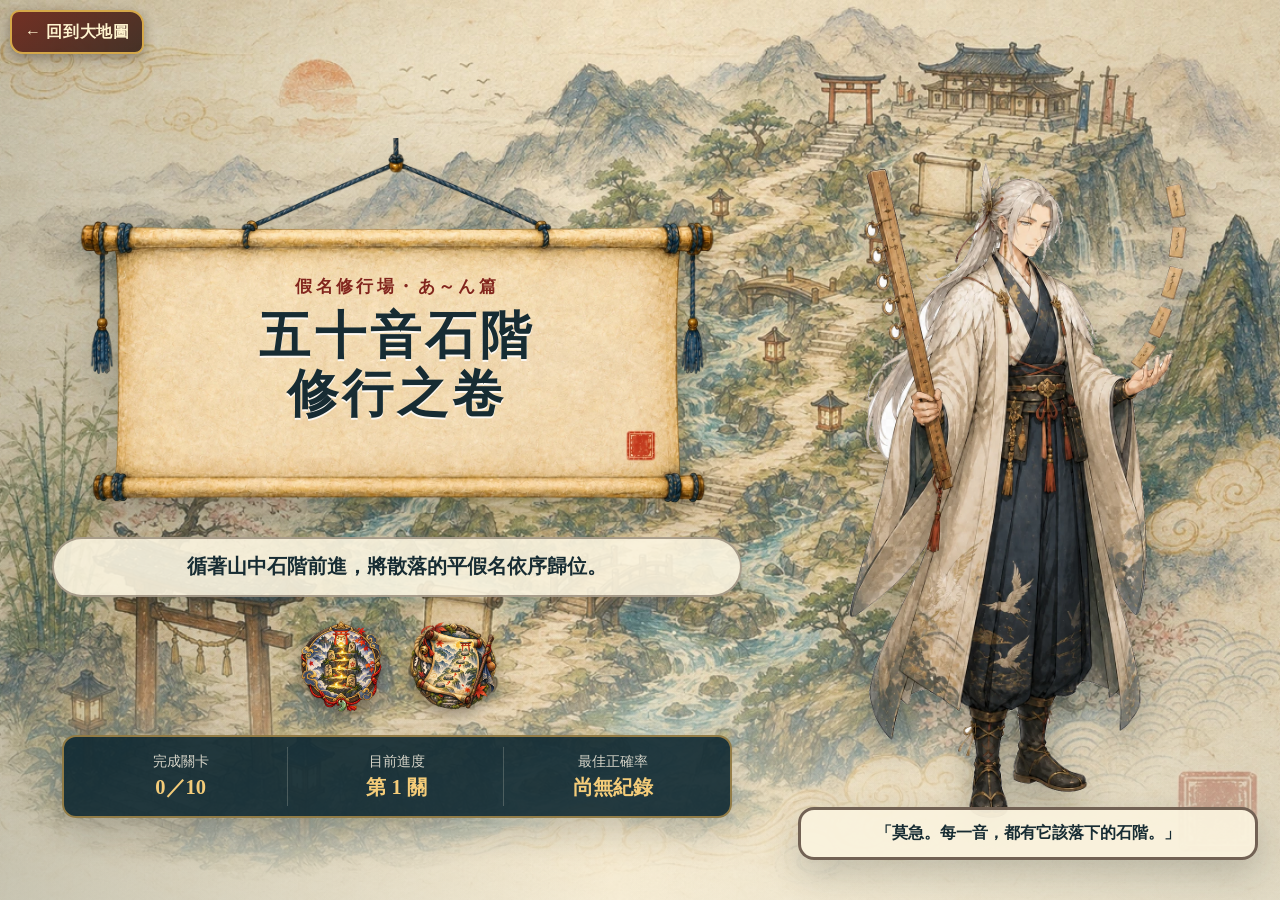
<file: 遊戲5_排序/index.html>
<!doctype html>
<html lang="zh-Hant">
<head>
  <meta charset="UTF-8">
  <meta name="viewport" content="width=device-width, initial-scale=1, viewport-fit=cover">
  <meta name="theme-color" content="#17313b">
  <meta name="description" content="可離線遊玩的平假名五十音排序教育遊戲">
  <title>平假名五十音排序遊戲</title>
  <link rel="icon" href="data:,">
  <style>
    :root {
      color-scheme: light;
      --paper: #f7efd9;
      --paper-deep: #ead7ac;
      --ink: #172c33;
      --ink-soft: #36515a;
      --indigo: #1d3b4b;
      --indigo-deep: #102932;
      --vermilion: #b63c2d;
      --vermilion-dark: #82251d;
      --gold: #c49b4c;
      --jade: #4f7c72;
      --wood: #3f2b21;
      --shadow: 0 14px 35px rgba(24, 39, 38, .2);
      --soft-shadow: 0 7px 18px rgba(24, 39, 38, .14);
      --focus: #087a90;
    }

    *, *::before, *::after { box-sizing: border-box; }

    html {
      min-width: 320px;
      background: var(--paper);
      scroll-behavior: smooth;
    }

    body {
      min-height: 100vh;
      min-height: 100dvh;
      margin: 0;
      overflow-x: hidden;
      color: var(--ink);
      font-family: "Yu Mincho", "Noto Serif TC", "PingFang TC", "Microsoft JhengHei", serif;
      background-color: var(--paper);
      background-image:
        linear-gradient(rgba(247, 239, 217, .82), rgba(247, 239, 217, .9)),
        url("assets/images/cloud-decoration.webp");
      background-size: auto, cover;
      background-position: center, center top;
      background-attachment: fixed;
    }

    body.pointer-dragging {
      overflow: hidden;
      touch-action: none;
      user-select: none;
    }

    button { font: inherit; }

    button:focus-visible,
    [tabindex]:focus-visible {
      outline: 4px solid var(--focus);
      outline-offset: 4px;
    }

    .skip-link {
      position: fixed;
      z-index: 1000;
      top: 10px;
      left: 10px;
      padding: 10px 16px;
      border-radius: 8px;
      color: #fff;
      background: var(--indigo-deep);
      transform: translateY(-160%);
    }

    .skip-link:focus { transform: translateY(0); }

    .screen {
      width: min(100%, 1500px);
      min-height: 100vh;
      min-height: 100dvh;
      margin-inline: auto;
      padding: max(18px, env(safe-area-inset-top)) max(16px, env(safe-area-inset-right)) max(90px, env(safe-area-inset-bottom)) max(16px, env(safe-area-inset-left));
    }

    [hidden] { display: none !important; }

    .paper-panel {
      border: 1px solid rgba(83, 58, 34, .28);
      background:
        linear-gradient(105deg, rgba(255, 255, 255, .42), transparent 38%),
        rgba(250, 243, 222, .92);
      box-shadow: var(--shadow);
    }

    /* Main entrance: a dedicated illustrated screen before level selection. */
    .home-screen {
      position: relative;
      width: 100%;
      min-height: 100vh;
      min-height: 100dvh;
      overflow: hidden;
      isolation: isolate;
      background:
        linear-gradient(90deg, rgba(247,239,217,.08), rgba(247,239,217,.18) 54%, rgba(247,239,217,.02)),
        url("assets/images/style-guide-map.webp") center / cover no-repeat;
    }

    .home-screen::before {
      content: "";
      position: absolute;
      z-index: -1;
      inset: 0;
      background:
        linear-gradient(90deg, rgba(18,39,43,.2), transparent 48%, rgba(18,39,43,.09)),
        linear-gradient(0deg, rgba(247,239,217,.84), transparent 31%);
      pointer-events: none;
    }

    .home-layout {
      width: min(100%, 1680px);
      min-height: 100vh;
      min-height: 100dvh;
      display: grid;
      grid-template-columns: minmax(0, 1.24fr) minmax(300px, .76fr);
      align-items: center;
      gap: clamp(10px, 2vw, 34px);
      margin-inline: auto;
      padding: max(78px, env(safe-area-inset-top)) max(22px, env(safe-area-inset-right)) max(22px, env(safe-area-inset-bottom)) max(22px, env(safe-area-inset-left));
    }

    .home-copy {
      z-index: 2;
      display: grid;
      justify-items: center;
      align-content: center;
      min-width: 0;
      text-align: center;
    }

    .home-title-sign {
      position: relative;
      width: min(100%, 790px, 87.5vh);
      aspect-ratio: 1100 / 628;
      display: grid;
      place-items: center;
      filter: drop-shadow(0 16px 18px rgba(20,35,33,.28));
    }

    .home-title-sign > img {
      position: absolute;
      inset: 0;
      width: 100%;
      height: 100%;
      object-fit: contain;
    }

    .home-title-copy {
      z-index: 1;
      width: 67%;
      margin-top: -1%;
    }

    .home-eyebrow {
      display: block;
      margin-bottom: 9px;
      color: var(--vermilion-dark);
      font-size: clamp(.78rem, 1.4vw, 1.05rem);
      font-weight: 900;
      letter-spacing: .2em;
    }

    .home-title-copy h1 {
      margin: 0;
      color: var(--ink);
      font-size: clamp(1.85rem, 4vw, 3.75rem);
      line-height: 1.12;
      letter-spacing: .08em;
      text-shadow: 0 2px rgba(255,255,255,.84);
    }

    .home-subtitle {
      position: relative;
      z-index: 3;
      width: min(92%, 720px);
      margin: -4% auto 0;
      padding: 13px clamp(16px, 3vw, 30px);
      border: 2px solid rgba(63,43,33,.42);
      border-radius: 999px;
      background: rgba(250,243,222,.91);
      box-shadow: var(--soft-shadow);
      font-size: clamp(.98rem, 1.6vw, 1.22rem);
      font-weight: 800;
      line-height: 1.55;
    }

    .home-actions,
    .home-controls,
    .selection-actions {
      display: flex;
      flex-wrap: wrap;
      justify-content: center;
      gap: 12px;
    }

    .home-actions {
      width: min(100%, 560px);
      margin-top: clamp(17px, 2.6vh, 28px);
    }

    .home-primary {
      flex: 1 1 240px;
      min-width: 0;
      min-height: 56px;
      padding-inline: 25px;
      font-size: clamp(1.02rem, 1.7vw, 1.28rem);
    }

    .home-actions.stairs-icon-actions {
      width: auto;
      flex-wrap: nowrap;
      align-items: center;
      gap: clamp(12px, 1.8vw, 20px);
    }

    .stairs-icon-button {
      position: relative;
      isolation: isolate;
      flex: 0 0 auto;
      width: clamp(76px, 7.2vw, 96px);
      min-width: 52px;
      min-height: 52px;
      aspect-ratio: 1;
      display: inline-grid;
      place-items: center;
      padding: 0;
      border: 0;
      border-radius: 50%;
      background: transparent;
      color: #fff3d4;
      cursor: pointer;
      touch-action: manipulation;
      transition: transform .18s ease, filter .18s ease;
    }

    .stairs-icon-button img {
      display: block;
      width: 100%;
      height: 100%;
      object-fit: contain;
      pointer-events: none;
      filter: drop-shadow(0 7px 7px rgba(34, 25, 19, .38));
      transition: filter .18s ease;
    }

    .stairs-icon-button:hover,
    .stairs-icon-button:focus-visible {
      z-index: 4;
      transform: translateY(-3px) scale(1.045);
      filter: brightness(1.08) saturate(1.05);
    }

    .stairs-icon-button:hover img,
    .stairs-icon-button:focus-visible img {
      filter: drop-shadow(0 0 9px rgba(240, 202, 108, .78)) drop-shadow(0 8px 7px rgba(34, 25, 19, .42));
    }

    .stairs-icon-button:active { transform: translateY(2px) scale(.97); }
    .stairs-icon-button:focus-visible { outline: 4px solid #fff2ae; outline-offset: 3px; }

    .stairs-icon-tooltip {
      position: absolute;
      left: 50%;
      bottom: calc(100% + 5px);
      z-index: 5;
      min-width: max-content;
      padding: 5px 10px;
      border: 1px solid rgba(228, 184, 88, .86);
      border-radius: 999px;
      background: rgba(31, 48, 47, .96);
      box-shadow: 0 4px 9px rgba(31, 24, 18, .32);
      color: #fff4d4;
      font-size: .75rem;
      font-weight: 800;
      letter-spacing: .08em;
      line-height: 1.3;
      white-space: nowrap;
      opacity: 0;
      pointer-events: none;
      transform: translate(-50%, 5px);
      transition: opacity .16s ease, transform .16s ease;
    }

    .stairs-icon-button:hover .stairs-icon-tooltip,
    .stairs-icon-button:focus-visible .stairs-icon-tooltip {
      opacity: 1;
      transform: translate(-50%, 0);
    }

    .home-stats {
      width: min(100%, 670px);
      display: grid;
      grid-template-columns: repeat(3, minmax(0, 1fr));
      gap: 2px;
      margin: clamp(17px, 2.5vh, 25px) 0 0;
      padding: 10px;
      border: 2px solid rgba(196,155,76,.7);
      border-radius: 14px;
      color: #fff8e8;
      background: rgba(16,41,50,.91);
      box-shadow: var(--shadow);
    }

    .home-stat {
      display: grid;
      gap: 2px;
      min-width: 0;
      padding: 5px 9px;
      border-right: 1px solid rgba(255,248,232,.2);
    }

    .home-stat:last-child { border-right: 0; }
    .home-stat span { font-size: clamp(.72rem, 1.1vw, .9rem); opacity: .82; }
    .home-stat strong { color: #f4cc79; font-size: clamp(1rem, 1.7vw, 1.28rem); }

    .home-controls { margin-top: 14px; }
    .home-controls button { min-height: 44px; padding-block: 7px; }

    .home-guide {
      z-index: 1;
      position: relative;
      align-self: end;
      min-width: 0;
      min-height: 70vh;
      margin: 0;
      display: grid;
      align-items: end;
      justify-items: center;
    }

    .home-guide img {
      width: min(100%, 520px);
      max-height: 82vh;
      object-fit: contain;
      object-position: center bottom;
      transform: translateY(clamp(-54px, -5vh, -28px));
      filter: drop-shadow(0 17px 17px rgba(21,35,33,.28));
    }

    .home-guide figcaption {
      position: absolute;
      right: 0;
      bottom: clamp(9px, 2vh, 24px);
      width: min(100%, 560px);
      padding: 13px 20px;
      border: 3px solid rgba(63,43,33,.72);
      border-radius: 16px;
      background: rgba(250,243,222,.94);
      box-shadow: var(--shadow);
      font-weight: 900;
      text-align: center;
    }

    .selection-header {
      width: min(100%, 1120px);
      display: flex;
      align-items: center;
      justify-content: space-between;
      gap: 20px;
      margin: 50px auto 24px;
      padding: 20px clamp(18px, 3vw, 34px);
      border-radius: 16px;
    }

    .selection-copy { min-width: 0; }
    .selection-copy .home-eyebrow { margin-bottom: 4px; }
    .selection-copy h1 {
      margin: 0;
      font-size: clamp(1.55rem, 3vw, 2.45rem);
      letter-spacing: .08em;
    }
    .selection-copy p { margin: 7px 0 0; color: var(--ink-soft); font-weight: 700; }

    /* Full-screen training guide, matching the illustrated lesson flow used by the other stages. */
    .instruction-screen {
      position: relative;
      width: 100%;
      min-height: 100vh;
      min-height: 100dvh;
      overflow: auto;
      isolation: isolate;
      background:
        linear-gradient(90deg, rgba(20,42,45,.2), rgba(247,239,217,.06) 46%, rgba(20,42,45,.12)),
        url("assets/images/style-guide-map.webp") center / cover no-repeat fixed;
    }

    .instruction-screen::before {
      content: "";
      position: fixed;
      inset: 0;
      z-index: -1;
      pointer-events: none;
      background: radial-gradient(circle at 68% 42%, rgba(255,249,224,.18), transparent 42%);
    }

    .instruction-layout {
      width: min(1220px, 95vw);
      min-height: 100vh;
      min-height: 100dvh;
      display: grid;
      grid-template-columns: minmax(250px, .58fr) minmax(620px, 1.42fr);
      align-items: center;
      gap: clamp(16px, 3vw, 38px);
      margin-inline: auto;
      padding: max(64px, calc(env(safe-area-inset-top) + 54px)) 0 max(18px, env(safe-area-inset-bottom));
    }

    .instruction-guide {
      align-self: end;
      margin: 0;
      text-align: center;
    }

    .instruction-guide img {
      display: block;
      width: min(100%, 430px);
      max-height: calc(100vh - 108px);
      max-height: calc(100dvh - 108px);
      margin-inline: auto;
      object-fit: contain;
      object-position: center bottom;
      filter: drop-shadow(0 16px 15px rgba(21,35,33,.3));
    }

    .instruction-guide figcaption {
      position: relative;
      z-index: 1;
      width: min(100%, 360px);
      margin: -2.2rem auto 1rem;
      padding: 12px 16px;
      border: 2px solid rgba(196,155,76,.7);
      border-radius: 12px;
      color: #fff8e8;
      background: rgba(16,41,50,.93);
      box-shadow: var(--shadow);
      font-weight: 900;
      line-height: 1.6;
      letter-spacing: .04em;
    }

    .instruction-scroll {
      max-height: calc(100vh - 48px);
      max-height: calc(100dvh - 48px);
      overflow: auto;
      padding: clamp(18px, 3vw, 34px);
      border-radius: 17px;
      scrollbar-color: rgba(79,55,35,.55) transparent;
    }

    .instruction-heading {
      display: flex;
      align-items: center;
      gap: 16px;
      padding-bottom: 14px;
      border-bottom: 1px dashed rgba(63,43,33,.4);
    }

    .instruction-seal {
      flex: 0 0 68px;
      height: 68px;
      display: grid;
      place-items: center;
      border: 5px double currentColor;
      border-radius: 8px;
      color: var(--vermilion);
      font-weight: 900;
      transform: rotate(-4deg);
    }

    .instruction-eyebrow {
      margin: 0 0 3px;
      color: var(--vermilion-dark);
      font-size: .88rem;
      font-weight: 900;
      letter-spacing: .18em;
    }

    .instruction-heading h1 {
      margin: 0;
      font-size: clamp(1.65rem, 3.2vw, 2.5rem);
      letter-spacing: .07em;
    }

    .instruction-rule-grid {
      display: grid;
      grid-template-columns: repeat(3, minmax(0, 1fr));
      gap: 12px;
      margin: 16px 0;
    }

    .instruction-rule {
      min-height: 154px;
      padding: 14px 15px;
      border-left: 5px solid var(--jade);
      border-radius: 9px;
      background: rgba(255,251,235,.74);
      box-shadow: inset 0 0 18px rgba(83,58,34,.06);
    }

    .instruction-step {
      display: block;
      margin-bottom: 4px;
      color: var(--vermilion);
      font-size: .76rem;
      font-weight: 900;
      letter-spacing: .12em;
    }

    .instruction-rule h2,
    .stair-reference h2 {
      margin: 0 0 5px;
      color: var(--vermilion-dark);
      font-size: 1.16rem;
    }

    .instruction-rule p {
      margin: 0;
      color: var(--ink-soft);
      font-size: .94rem;
      line-height: 1.65;
    }

    .stair-reference { margin-top: 14px; }
    .stair-reference > p { margin: 0 0 10px; color: var(--ink-soft); font-size: .9rem; }
    .stair-path { display: grid; grid-template-columns: repeat(5, minmax(76px, 1fr)); gap: 8px; }
    .stair-step {
      min-height: 44px;
      display: grid;
      place-items: center;
      padding: 7px;
      border: 1px solid rgba(63,43,33,.4);
      border-radius: 7px;
      background: linear-gradient(rgba(255,252,238,.94), rgba(234,215,172,.78));
      box-shadow: 0 2px 0 rgba(79,55,35,.25);
      font-weight: 900;
    }

    .instruction-pass-note {
      display: flex;
      align-items: center;
      justify-content: center;
      gap: 12px;
      margin: 16px 0 5px;
      padding: 11px 16px;
      border: 1px solid rgba(244,204,121,.58);
      border-radius: 8px;
      color: #fff8e8;
      background: linear-gradient(100deg, rgba(29,59,75,.97), rgba(83,48,36,.95));
      text-align: center;
    }

    .instruction-pass-note strong { color: #f4cc79; white-space: nowrap; }
    .instruction-actions { display: flex; flex-wrap: wrap; justify-content: center; gap: 12px; margin-top: 16px; }

    .hero {
      display: grid;
      justify-items: center;
      gap: 12px;
      padding-top: 2px;
      text-align: center;
    }

    .title-sign {
      position: relative;
      width: min(100%, 820px);
      aspect-ratio: 1100 / 628;
      display: grid;
      place-items: center;
      filter: drop-shadow(0 14px 16px rgba(26, 37, 33, .18));
    }

    .title-sign img {
      position: absolute;
      inset: 0;
      width: 100%;
      height: 100%;
      object-fit: contain;
    }

    .title-copy {
      z-index: 1;
      width: 68%;
      margin-top: 1%;
    }

    .title-copy h1 {
      margin: 0;
      color: var(--ink);
      font-size: clamp(1.45rem, 4.2vw, 3.4rem);
      line-height: 1.18;
      letter-spacing: .08em;
      text-shadow: 0 2px rgba(255, 255, 255, .8);
    }

    .title-copy .brush-line {
      width: min(75%, 380px);
      height: 4px;
      margin: 11px auto 0;
      border-radius: 99px;
      background: linear-gradient(90deg, transparent, var(--vermilion), transparent);
      opacity: .8;
    }

    .hero-intro {
      max-width: 720px;
      margin: -4% auto 0;
      padding: 14px 24px;
      border-radius: 14px;
      font-size: clamp(1rem, 2vw, 1.2rem);
      font-weight: 700;
      line-height: 1.7;
    }

    .level-toolbar {
      display: flex;
      flex-wrap: wrap;
      justify-content: center;
      gap: 12px;
      margin: 20px 0;
    }

    .ink-button,
    .seal-button,
    .ghost-button {
      min-height: 46px;
      padding: 10px 18px;
      border-radius: 10px;
      border: 2px solid var(--indigo);
      cursor: pointer;
      font-weight: 800;
      letter-spacing: .04em;
      transition: transform .18s ease, box-shadow .18s ease, background .18s ease;
    }

    .ink-button {
      color: #fffaf0;
      background: linear-gradient(#2b5362, var(--indigo));
      box-shadow: 0 4px 0 var(--indigo-deep), var(--soft-shadow);
    }

    .seal-button {
      color: #fff8ea;
      border-color: var(--vermilion-dark);
      background: linear-gradient(#c64a38, var(--vermilion));
      box-shadow: 0 4px 0 var(--vermilion-dark), var(--soft-shadow);
    }

    .ghost-button {
      color: var(--indigo);
      background: rgba(250, 243, 222, .9);
      box-shadow: 0 4px 0 rgba(29, 59, 75, .24);
    }

    .ink-button:hover:not(:disabled),
    .seal-button:hover:not(:disabled),
    .ghost-button:hover:not(:disabled) { transform: translateY(-2px); }

    .ink-button:active:not(:disabled),
    .seal-button:active:not(:disabled),
    .ghost-button:active:not(:disabled) {
      transform: translateY(2px);
      box-shadow: none;
    }

    .sound-state {
      display: inline-flex;
      align-items: center;
      gap: 8px;
    }

    .sound-glyph {
      width: 22px;
      height: 22px;
      display: inline-grid;
      place-items: center;
      border: 2px solid currentColor;
      border-radius: 50%;
      font-size: .8rem;
      line-height: 1;
    }

    .progress-banner {
      width: min(100%, 1040px);
      margin: 18px auto;
      padding: 13px 18px;
      border: 1px solid rgba(182, 60, 45, .4);
      border-radius: 12px;
      color: var(--vermilion-dark);
      background: rgba(255, 247, 221, .93);
      text-align: center;
      font-weight: 800;
    }

    .map-overview {
      position: relative;
      width: min(100%, 1040px);
      max-height: 280px;
      margin: 22px auto 30px;
      overflow: hidden;
      border: 6px solid rgba(67, 43, 28, .76);
      border-radius: 14px;
      background: var(--paper);
      box-shadow: var(--shadow);
    }

    .map-overview img {
      display: block;
      width: 100%;
      height: 280px;
      object-fit: cover;
      object-position: center 64%;
    }

    .map-overview figcaption {
      position: absolute;
      inset: auto 14px 14px auto;
      padding: 7px 12px;
      border-radius: 999px;
      color: #fffaf0;
      background: rgba(16, 41, 50, .86);
      font-weight: 800;
    }

    .section-heading {
      margin: 26px 0 17px;
      text-align: center;
      font-size: clamp(1.35rem, 2.5vw, 2rem);
      letter-spacing: .1em;
    }

    .section-heading::after {
      content: "";
      display: block;
      width: 90px;
      height: 3px;
      margin: 9px auto 0;
      background: var(--vermilion);
      transform: rotate(-1.5deg);
    }

    .level-grid {
      display: grid;
      grid-template-columns: repeat(5, minmax(0, 1fr));
      gap: 16px;
    }

    .level-card {
      position: relative;
      min-width: 0;
      min-height: 310px;
      padding: 0;
      overflow: hidden;
      border: 3px solid var(--wood);
      border-radius: 13px;
      color: var(--ink);
      background: var(--paper);
      box-shadow: 0 7px 0 rgba(63, 43, 33, .8), var(--soft-shadow);
      cursor: pointer;
      text-align: left;
      transition: transform .2s ease, box-shadow .2s ease, filter .2s ease;
    }

    .level-card:hover:not(:disabled) {
      z-index: 1;
      transform: translateY(-5px) rotate(-.25deg);
      box-shadow: 0 11px 0 rgba(63, 43, 33, .8), 0 18px 30px rgba(24, 39, 38, .18);
    }

    .level-card:disabled {
      opacity: .54;
      cursor: not-allowed;
      filter: grayscale(.45) sepia(.1);
      box-shadow: 0 4px 0 rgba(63, 43, 33, .55);
    }

    .level-art {
      position: relative;
      height: 128px;
      overflow: hidden;
      border-bottom: 2px solid rgba(63, 43, 33, .55);
      background: var(--paper-deep);
    }

    .level-art img {
      width: 100%;
      height: 100%;
      display: block;
      object-fit: cover;
      object-position: center;
      transition: transform .4s ease;
    }

    .level-card:hover:not(:disabled) .level-art img { transform: scale(1.035); }

    .level-lock {
      position: absolute;
      inset: 0;
      display: grid;
      place-items: center;
      color: #fff;
      background: rgba(15, 38, 45, .48);
    }

    .level-lock svg {
      width: 36px;
      height: 36px;
      filter: drop-shadow(0 2px 3px rgba(0, 0, 0, .3));
    }

    .level-card-body {
      display: grid;
      gap: 6px;
      padding: 13px 14px 14px;
    }

    .level-title-row {
      display: flex;
      align-items: baseline;
      justify-content: space-between;
      gap: 8px;
    }

    .level-title {
      margin: 0;
      font-size: 1.16rem;
      letter-spacing: .06em;
    }

    .row-name {
      color: var(--vermilion-dark);
      font-weight: 900;
    }

    .kana-preview {
      overflow-wrap: anywhere;
      font-size: clamp(1.15rem, 1.6vw, 1.45rem);
      font-weight: 800;
      letter-spacing: .12em;
    }

    .level-meta {
      display: grid;
      gap: 2px;
      color: var(--ink-soft);
      font-size: .82rem;
      line-height: 1.5;
    }

    .level-state {
      min-height: 44px;
      margin-top: 3px;
      padding-top: 7px;
      border-top: 1px dashed rgba(54, 81, 90, .35);
      color: var(--indigo);
      font-size: .82rem;
      font-weight: 800;
    }

    .completion-mark {
      display: inline-flex;
      gap: 5px;
      align-items: center;
      color: var(--vermilion-dark);
    }

    /* Game screen */
    #game-screen { width: min(100%, 1320px); }

    .game-statusbar {
      position: relative;
      z-index: 5;
      display: flex;
      flex-wrap: wrap;
      align-items: center;
      justify-content: center;
      gap: 10px;
      padding: 12px;
      border-radius: 14px;
      background: rgba(247, 239, 217, .96);
      box-shadow: var(--shadow);
    }

    .status-title {
      min-width: 180px;
      margin-right: auto;
      padding-inline: 6px;
    }

    .status-title strong,
    .status-title span { display: block; }

    .status-title strong { font-size: 1.12rem; }
    .status-title span { color: var(--vermilion-dark); font-weight: 800; }

    .status-chip {
      min-height: 42px;
      display: grid;
      place-items: center;
      padding: 6px 12px;
      border: 1px solid rgba(29, 59, 75, .3);
      border-radius: 8px;
      background: rgba(255, 252, 239, .9);
      font-size: .9rem;
      font-weight: 800;
      white-space: nowrap;
    }

    .small-action {
      min-height: 44px;
      padding: 8px 12px;
    }

    .game-stage {
      display: grid;
      grid-template-columns: minmax(180px, 260px) minmax(0, 1fr);
      gap: 18px;
      align-items: stretch;
      margin-top: 18px;
    }

    .level-scene {
      position: relative;
      min-height: 180px;
      margin: 0;
      overflow: hidden;
      border: 5px solid var(--wood);
      border-radius: 13px;
      box-shadow: var(--soft-shadow);
      background: var(--paper-deep);
    }

    .level-scene img {
      width: 100%;
      height: 100%;
      display: block;
      object-fit: cover;
    }

    .level-scene-caption {
      position: absolute;
      inset: auto 9px 9px 9px;
      padding: 7px 10px;
      border-radius: 8px;
      color: #fff9e9;
      background: rgba(16, 41, 50, .86);
      font-weight: 800;
      text-align: center;
    }

    .mission-panel {
      display: grid;
      align-content: center;
      gap: 9px;
      min-width: 0;
      padding: clamp(16px, 3vw, 28px);
      border-radius: 14px;
      text-align: center;
    }

    .mission-panel h1 {
      margin: 0;
      font-size: clamp(1.35rem, 3vw, 2.2rem);
      letter-spacing: .08em;
    }

    .mission-panel p {
      margin: 0;
      color: var(--ink-soft);
      line-height: 1.65;
    }

    .sort-zone,
    .options-zone {
      margin-top: 18px;
      padding: clamp(15px, 3vw, 28px);
      border-radius: 16px;
    }

    .zone-label {
      margin: 0 0 15px;
      text-align: center;
      font-size: clamp(1.05rem, 2vw, 1.35rem);
      letter-spacing: .08em;
    }

    .kana-row {
      --kana-count: 5;
      width: min(100%, 760px);
      display: grid;
      grid-template-columns: repeat(var(--kana-count), minmax(0, 1fr));
      gap: clamp(5px, 1.3vw, 15px);
      margin-inline: auto;
      white-space: nowrap;
    }

    .kana-cell {
      position: relative;
      width: 100%;
      aspect-ratio: 1;
      min-width: 0;
      display: grid;
      place-items: center;
      overflow: hidden;
      border-radius: clamp(6px, 1vw, 11px);
      font-size: clamp(1.45rem, 7vw, 4.4rem);
      font-weight: 800;
      line-height: 1;
    }

    .fixed-cell {
      border: 2px solid rgba(56, 71, 62, .55);
      color: var(--ink);
      background-color: rgba(255, 250, 231, .95);
      background-image:
        linear-gradient(45deg, transparent 49.4%, rgba(179, 133, 83, .18) 49.6%, rgba(179, 133, 83, .18) 50.4%, transparent 50.6%),
        linear-gradient(-45deg, transparent 49.4%, rgba(179, 133, 83, .18) 49.6%, rgba(179, 133, 83, .18) 50.4%, transparent 50.6%),
        linear-gradient(90deg, transparent 49.4%, rgba(179, 133, 83, .14) 49.6%, rgba(179, 133, 83, .14) 50.4%, transparent 50.6%),
        linear-gradient(transparent 49.4%, rgba(179, 133, 83, .14) 49.6%, rgba(179, 133, 83, .14) 50.4%, transparent 50.6%);
      box-shadow: inset 0 0 0 5px rgba(221, 195, 148, .16), var(--soft-shadow);
    }

    .blank-slot {
      padding: 0;
      border: clamp(2px, .45vw, 4px) dashed var(--vermilion);
      color: rgba(182, 60, 45, .35);
      background:
        linear-gradient(45deg, transparent 49.4%, rgba(182, 60, 45, .11) 49.6%, rgba(182, 60, 45, .11) 50.4%, transparent 50.6%),
        linear-gradient(-45deg, transparent 49.4%, rgba(182, 60, 45, .11) 49.6%, rgba(182, 60, 45, .11) 50.4%, transparent 50.6%),
        rgba(255, 246, 222, .94);
      box-shadow: inset 0 0 0 4px rgba(182, 60, 45, .07), var(--soft-shadow);
      cursor: pointer;
      transition: transform .16s ease, box-shadow .16s ease, background .16s ease;
    }

    .blank-slot::before {
      content: "?";
      opacity: .8;
    }

    .blank-slot.selected-target,
    .blank-slot.drop-ready {
      transform: translateY(-3px) scale(1.03);
      color: rgba(182, 60, 45, .55);
      background-color: #fff6cf;
      box-shadow: 0 0 0 5px rgba(196, 155, 76, .38), 0 10px 18px rgba(43, 67, 62, .22);
    }

    .blank-slot.completed-slot {
      border-style: solid;
      color: var(--vermilion);
      background: rgba(255, 247, 222, .98);
      cursor: default;
    }

    .blank-slot.completed-slot::before { content: none; }

    .slot-kana {
      position: relative;
      z-index: 2;
      animation: correctPop .32s ease-out both;
    }

    .correct-stamp-wrap {
      position: absolute;
      z-index: 3;
      inset: 4%;
      display: grid;
      place-items: center;
      pointer-events: none;
      animation: stampDown .42s cubic-bezier(.17, .84, .32, 1.18) both;
    }

    .correct-stamp-wrap img {
      width: 100%;
      height: 100%;
      object-fit: contain;
      opacity: .7;
      mix-blend-mode: multiply;
    }

    .correct-stamp-wrap span {
      position: absolute;
      padding: .12em;
      border-radius: 4px;
      color: var(--vermilion-dark);
      background: rgba(247, 239, 217, .7);
      font-size: clamp(.44rem, 1.2vw, .82rem);
      font-weight: 900;
      letter-spacing: .05em;
    }

    .option-grid {
      width: min(100%, 980px);
      display: grid;
      grid-template-columns: repeat(6, minmax(0, 1fr));
      gap: clamp(8px, 1.4vw, 16px);
      margin-inline: auto;
    }

    .kana-card {
      position: relative;
      min-width: 0;
      min-height: 148px;
      padding: 9px;
      border: 5px solid var(--wood);
      border-radius: 10px;
      color: var(--ink);
      background:
        linear-gradient(105deg, rgba(255,255,255,.5), transparent 35%),
        #f9efd4;
      box-shadow:
        inset 0 0 0 2px rgba(166, 112, 57, .35),
        0 7px 0 #2a1d18,
        0 12px 20px rgba(23, 44, 51, .18);
      cursor: grab;
      touch-action: none;
      user-select: none;
      -webkit-user-select: none;
      transition: transform .16s ease, box-shadow .16s ease, opacity .16s ease;
    }

    .kana-card::before,
    .kana-card::after {
      content: "";
      position: absolute;
      pointer-events: none;
      opacity: .16;
      background: var(--vermilion);
    }

    .kana-card::before { inset: 50% 8px auto; height: 1px; }
    .kana-card::after { inset: 8px auto 8px 50%; width: 1px; }

    .kana-card:hover:not(:disabled) { transform: translateY(-4px) rotate(-.5deg); }

    .kana-card[aria-pressed="true"] {
      transform: translateY(-6px) scale(1.035);
      border-color: var(--vermilion);
      box-shadow: 0 0 0 5px rgba(182, 60, 45, .25), 0 9px 0 var(--vermilion-dark), 0 16px 24px rgba(23, 44, 51, .2);
    }

    .kana-card.dragging {
      opacity: .48;
      transform: scale(1.06) rotate(1deg);
      cursor: grabbing;
    }

    .kana-card:disabled {
      opacity: .42;
      cursor: default;
      transform: none;
      box-shadow: inset 0 0 0 2px rgba(166, 112, 57, .25), 0 3px 0 #2a1d18;
    }

    .card-kana {
      display: block;
      font-size: clamp(2.55rem, 6vw, 4.6rem);
      font-weight: 900;
      line-height: 1.08;
    }

    .used-label {
      min-height: 1.25em;
      display: inline-flex;
      align-items: center;
      gap: 4px;
      color: var(--vermilion-dark);
      font-size: clamp(.7rem, 1.5vw, .9rem);
      font-weight: 900;
    }

    .feedback {
      min-height: 54px;
      display: flex;
      align-items: center;
      justify-content: center;
      gap: 9px;
      margin: 16px auto 0;
      padding: 10px 15px;
      border-radius: 10px;
      color: var(--ink-soft);
      background: rgba(255, 251, 235, .83);
      font-weight: 900;
      line-height: 1.5;
      text-align: center;
    }

    .feedback-icon {
      flex: 0 0 auto;
      width: 27px;
      height: 27px;
      display: grid;
      place-items: center;
      border: 2px solid currentColor;
      border-radius: 50%;
    }

    .feedback.is-correct { color: #2f6659; }
    .feedback.is-wrong { color: var(--vermilion-dark); }

    .helper-text {
      margin: 9px 0 0;
      color: var(--ink-soft);
      font-size: .9rem;
      line-height: 1.6;
      text-align: center;
    }

    .pointer-preview {
      position: fixed;
      z-index: 10000;
      width: 94px;
      height: 112px;
      display: grid;
      place-items: center;
      border: 5px solid var(--wood);
      border-radius: 10px;
      color: var(--ink);
      background: #f9efd4;
      box-shadow: 0 16px 28px rgba(16, 41, 50, .32);
      font-size: 3.5rem;
      font-weight: 900;
      opacity: .9;
      pointer-events: none;
      transform: translate(-50%, -118%) rotate(-2deg) scale(1.02);
    }

    .wrong-shake { animation: wrongShake .26s ease both; }
    .wrong-glow { animation: wrongGlow .35s ease both; }

    .wrong-glow::after {
      content: "";
      position: absolute;
      z-index: 5;
      width: 130%;
      height: 5px;
      border-radius: 999px;
      background: linear-gradient(90deg, transparent, rgba(182,60,45,.85), transparent);
      box-shadow: 0 0 10px rgba(182,60,45,.55);
      transform: rotate(-18deg);
      animation: bladeRebound .3s ease-out both;
    }

    /* Modal and toast */
    .modal-overlay {
      position: fixed;
      z-index: 900;
      inset: 0;
      display: grid;
      place-items: center;
      overflow-y: auto;
      padding: max(18px, env(safe-area-inset-top)) max(14px, env(safe-area-inset-right)) max(18px, env(safe-area-inset-bottom)) max(14px, env(safe-area-inset-left));
      background: rgba(8, 25, 31, .68);
      backdrop-filter: blur(4px);
      animation: fadeIn .22s ease both;
    }

    .dialog-card {
      width: min(100%, 560px);
      padding: clamp(22px, 4vw, 34px);
      border: 5px solid var(--wood);
      border-radius: 16px;
      background: var(--paper);
      box-shadow: 0 24px 60px rgba(0,0,0,.34);
      text-align: center;
    }

    .dialog-card h2 {
      margin: 0 0 12px;
      color: var(--indigo-deep);
      font-size: clamp(1.35rem, 3vw, 1.9rem);
    }

    .dialog-card p { margin: 0; line-height: 1.75; }

    .dialog-actions {
      display: flex;
      flex-wrap: wrap;
      justify-content: center;
      gap: 11px;
      margin-top: 22px;
    }

    .complete-card {
      position: relative;
      width: min(100%, 820px);
      min-height: 510px;
      display: grid;
      place-items: center;
      padding: clamp(38px, 7vw, 74px) clamp(28px, 8vw, 94px);
      overflow: hidden;
      text-align: center;
      animation: scrollOpen .48s ease-out both;
    }

    .complete-card::before {
      content: "";
      position: absolute;
      inset: 0;
      z-index: -1;
      background: url("assets/images/scroll-panel.webp") center / 100% 100% no-repeat;
      filter: drop-shadow(0 22px 28px rgba(0,0,0,.34));
    }

    .complete-content { width: min(100%, 570px); }

    .complete-heading {
      margin: 0 0 8px;
      color: var(--vermilion-dark);
      font-size: clamp(1.55rem, 4vw, 2.6rem);
      letter-spacing: .08em;
    }

    .complete-kana {
      margin: 10px 0;
      font-size: clamp(1.8rem, 5vw, 3.5rem);
      font-weight: 900;
      letter-spacing: .18em;
    }

    .result-grid {
      display: grid;
      grid-template-columns: repeat(3, minmax(0, 1fr));
      gap: 9px;
      margin: 16px 0;
    }

    .result-item {
      padding: 9px 6px;
      border: 1px solid rgba(29,59,75,.25);
      border-radius: 8px;
      background: rgba(255,252,239,.78);
    }

    .result-item span,
    .result-item strong { display: block; }
    .result-item span { font-size: .8rem; color: var(--ink-soft); }
    .result-item strong { margin-top: 3px; font-size: 1.15rem; }

    .all-complete-card {
      position: relative;
      width: min(100%, 880px);
      min-height: min(700px, 92vh);
      display: grid;
      place-items: center;
      padding: clamp(38px, 7vw, 76px) clamp(24px, 8vw, 88px);
      overflow: hidden;
      border-radius: 18px;
      background:
        linear-gradient(rgba(247,239,217,.12), rgba(247,239,217,.32)),
        url("assets/images/style-guide-map.webp") center / cover no-repeat;
      box-shadow: 0 26px 70px rgba(0,0,0,.4);
      animation: scrollOpen .55s ease-out both;
    }

    .all-complete-content {
      position: relative;
      z-index: 5;
      width: min(100%, 650px);
      padding: clamp(22px, 4vw, 38px);
      border: 2px solid rgba(94,61,35,.46);
      border-radius: 14px;
      background: rgba(250,243,222,.94);
      box-shadow: var(--shadow);
      text-align: center;
    }

    .complete-stamp {
      position: relative;
      width: clamp(125px, 22vw, 195px);
      aspect-ratio: 1;
      display: grid;
      place-items: center;
      margin: 8px auto 12px;
      animation: stampDown .62s .22s cubic-bezier(.17,.84,.32,1.18) both;
    }

    .complete-stamp img {
      position: absolute;
      inset: 0;
      width: 100%;
      height: 100%;
      object-fit: contain;
      mix-blend-mode: multiply;
    }

    .complete-stamp span {
      z-index: 1;
      color: var(--vermilion-dark);
      font-size: clamp(1.5rem, 4vw, 2.45rem);
      font-weight: 900;
      letter-spacing: .12em;
      writing-mode: vertical-rl;
      text-orientation: upright;
    }

    .petal {
      position: absolute;
      z-index: 3;
      top: -12%;
      width: clamp(28px, 5vw, 54px);
      aspect-ratio: 1.5;
      background: url("assets/images/sakura-petal.png") center / 310% auto no-repeat;
      pointer-events: none;
      animation: petalFall var(--duration, 4s) var(--delay, 0s) linear forwards;
    }

    .toast {
      position: fixed;
      z-index: 1100;
      left: 50%;
      bottom: max(24px, env(safe-area-inset-bottom));
      width: min(calc(100% - 30px), 560px);
      padding: 13px 18px;
      border: 2px solid var(--indigo);
      border-radius: 10px;
      color: #fff9eb;
      background: rgba(16,41,50,.96);
      box-shadow: var(--shadow);
      font-weight: 800;
      text-align: center;
      transform: translate(-50%, 18px);
      opacity: 0;
      pointer-events: none;
      transition: opacity .2s ease, transform .2s ease;
    }

    .toast.show { transform: translate(-50%, 0); opacity: 1; }

    .wave-footer {
      position: fixed;
      z-index: -1;
      right: 0;
      bottom: 0;
      left: 0;
      width: 100%;
      height: clamp(65px, 13vw, 150px);
      object-fit: cover;
      object-position: center 56%;
      opacity: .2;
      mix-blend-mode: multiply;
      pointer-events: none;
    }

    @keyframes correctPop {
      0% { transform: scale(.72); opacity: .2; }
      70% { transform: scale(1.12); }
      100% { transform: scale(1); opacity: 1; }
    }

    @keyframes stampDown {
      0% { transform: scale(1.8) rotate(-9deg); opacity: 0; }
      60% { transform: scale(.92) rotate(2deg); opacity: .84; }
      100% { transform: scale(1) rotate(0); opacity: 1; }
    }

    @keyframes wrongShake {
      0%, 100% { transform: translateX(0); }
      22% { transform: translateX(-9px) rotate(-2deg); }
      48% { transform: translateX(8px) rotate(2deg); }
      73% { transform: translateX(-5px) rotate(-1deg); }
    }

    @keyframes wrongGlow {
      0%, 100% { box-shadow: var(--soft-shadow); }
      50% { box-shadow: 0 0 0 7px rgba(182,60,45,.28), 0 0 23px rgba(182,60,45,.48); }
    }

    @keyframes bladeRebound {
      from { opacity: 0; transform: translate(-22%, 12%) rotate(-18deg) scaleX(.35); }
      50% { opacity: 1; }
      to { opacity: 0; transform: translate(16%, -10%) rotate(-18deg) scaleX(1.1); }
    }

    @keyframes fadeIn { from { opacity: 0; } to { opacity: 1; } }

    @keyframes scrollOpen {
      from { opacity: 0; transform: scaleX(.12) scaleY(.86); }
      to { opacity: 1; transform: scale(1); }
    }

    @keyframes petalFall {
      0% { transform: translate3d(0,-10%,0) rotate(0deg); opacity: 0; }
      12% { opacity: .9; }
      100% { transform: translate3d(var(--drift, 80px), 112vh, 0) rotate(450deg); opacity: .12; }
    }

    @media (max-width: 1199px) {
      .level-grid { grid-template-columns: repeat(3, minmax(0, 1fr)); }
    }

    @media (max-width: 840px) {
      .home-layout {
        grid-template-columns: minmax(0, 1.08fr) minmax(230px, .72fr);
        padding-inline: max(14px, env(safe-area-inset-left));
      }
      .home-guide { min-height: 58vh; }
      .home-guide figcaption { font-size: .88rem; }
      .instruction-layout { grid-template-columns: minmax(190px, .42fr) minmax(520px, 1.58fr); gap: 14px; }
      .instruction-rule-grid { grid-template-columns: 1fr; }
      .instruction-rule { min-height: 0; }
      .stair-path { grid-template-columns: repeat(4, 1fr); }
      .selection-header { align-items: flex-start; }
      .level-grid { grid-template-columns: repeat(2, minmax(0, 1fr)); }
      .game-stage { grid-template-columns: 1fr; }
      .level-scene { min-height: 150px; max-height: 210px; }
      .status-title { width: calc(100% - 112px); order: -1; }
      .game-statusbar { justify-content: flex-start; }
      .option-grid { grid-template-columns: repeat(3, minmax(0, 1fr)); }
      .kana-card { min-height: 132px; }
    }

    @media (max-width: 560px) {
      .screen { padding-inline: max(10px, env(safe-area-inset-left)); }
      .home-screen { min-height: 100dvh; }
      .home-layout {
        min-height: 100dvh;
        grid-template-columns: 1fr;
        grid-template-rows: auto auto;
        align-content: start;
        gap: 0;
        padding: max(70px, env(safe-area-inset-top)) max(10px, env(safe-area-inset-right)) max(12px, env(safe-area-inset-bottom)) max(10px, env(safe-area-inset-left));
      }
      .home-title-sign { width: min(100%, 520px); }
      .home-title-copy h1 { font-size: clamp(1.65rem, 9.5vw, 2.55rem); }
      .home-subtitle { margin-top: -5%; border-radius: 14px; }
      .home-actions { width: 100%; margin-top: 15px; gap: 9px; }
      .home-actions button { flex: 1 1 170px; }
      .home-actions.stairs-icon-actions { width: auto; gap: 12px; }
      .home-actions.stairs-icon-actions button { flex: 0 0 auto; }
      .stairs-icon-button { width: 70px; }
      .stairs-icon-tooltip { font-size: .67rem; }
      .home-stats { margin-top: 14px; padding: 7px; }
      .home-stat { padding-inline: 4px; }
      .home-controls { margin-top: 10px; gap: 8px; }
      .home-controls button { flex: 1 1 135px; padding-inline: 8px; font-size: .84rem; }
      .home-guide { min-height: 340px; height: 42vh; margin-top: -12px; }
      .home-guide img { width: min(82%, 350px); max-height: 42vh; }
      .home-guide figcaption { right: 4px; bottom: 0; width: calc(100% - 8px); padding: 9px 12px; font-size: .82rem; }
      .instruction-screen { background-attachment: scroll; }
      .instruction-layout { width: 100%; min-height: 100dvh; display: block; padding: max(62px, calc(env(safe-area-inset-top) + 54px)) 10px max(10px, env(safe-area-inset-bottom)); }
      .instruction-guide { display: none; }
      .instruction-scroll { min-height: calc(100dvh - 72px); max-height: none; overflow: visible; padding: 16px; }
      .instruction-heading { align-items: flex-start; gap: 11px; }
      .instruction-seal { flex-basis: 56px; height: 56px; font-size: .86rem; }
      .instruction-rule-grid { grid-template-columns: 1fr; }
      .stair-path { grid-template-columns: repeat(3, 1fr); }
      .instruction-pass-note { align-items: stretch; flex-direction: column; gap: 4px; }
      .instruction-actions { flex-direction: column; align-items: stretch; }
      .selection-header { display: grid; margin-top: 54px; padding: 16px; }
      .selection-actions { width: 100%; }
      .selection-actions button { width: 100%; }
      .hero-intro { margin-top: -1%; padding-inline: 15px; }
      .map-overview { max-height: 185px; }
      .map-overview img { height: 185px; }
      .map-overview figcaption { right: 8px; bottom: 8px; font-size: .8rem; }
      .level-grid { grid-template-columns: 1fr; }
      .level-card { min-height: 278px; }
      .level-art { height: 145px; }
      .game-statusbar { gap: 7px; padding: 9px; }
      .status-title { min-width: 0; width: 100%; margin: 0; text-align: center; }
      .status-chip { flex: 1 1 calc(33.333% - 7px); padding-inline: 7px; }
      .small-action { flex: 1 1 calc(33.333% - 7px); font-size: .84rem; padding-inline: 7px; }
      .level-scene { min-height: 128px; }
      .sort-zone, .options-zone { padding-inline: 10px; }
      .kana-row { gap: 5px; }
      .kana-cell { font-size: clamp(1.42rem, 12.5vw, 3rem); border-width: 2px; }
      .kana-card { min-height: 112px; padding: 5px; border-width: 4px; }
      .card-kana { font-size: clamp(2.35rem, 13vw, 3.6rem); }
      .result-grid { grid-template-columns: 1fr; }
      .complete-card { min-height: 580px; padding: 74px 46px; }
      .complete-card .dialog-actions { gap: 8px; }
      .complete-card .dialog-actions button { width: 100%; }
      .all-complete-card { min-height: 88vh; padding: 20px; }
    }

    @media (max-height: 520px) and (orientation: landscape) {
      .screen { padding-top: 8px; }
      .home-layout {
        grid-template-columns: minmax(0, 1.3fr) minmax(190px, .7fr);
        min-height: 100dvh;
        padding: 48px 12px 8px;
      }
      .home-title-sign { width: min(100%, 78vh); }
      .home-title-copy h1 { font-size: clamp(1.45rem, 5vw, 2.45rem); }
      .home-eyebrow { margin-bottom: 3px; }
      .home-subtitle { margin-top: -8%; padding-block: 7px; font-size: .86rem; }
      .home-actions { margin-top: 9px; gap: 7px; }
      .home-primary { min-height: 44px; padding: 7px 14px; font-size: .92rem; }
      .home-actions.stairs-icon-actions { gap: 8px; }
      .stairs-icon-button { width: 54px; min-width: 52px; min-height: 52px; }
      .stairs-icon-tooltip { bottom: calc(100% + 2px); padding: 3px 7px; font-size: .58rem; }
      .home-stats { margin-top: 9px; padding: 5px; }
      .home-controls { margin-top: 7px; }
      .home-controls button { min-height: 40px; padding: 4px 10px; font-size: .78rem; }
      .home-guide { min-height: 88vh; height: auto; margin: 0; }
      .home-guide img { width: min(100%, 340px); max-height: 90vh; }
      .home-guide figcaption { bottom: 3px; padding: 7px 10px; font-size: .73rem; }
      .instruction-layout { width: min(1160px, 94vw); grid-template-columns: minmax(150px, .36fr) minmax(0, 1.64fr); gap: 12px; padding-top: 42px; }
      .instruction-guide img { max-height: calc(100dvh - 50px); }
      .instruction-guide figcaption { display: none; }
      .instruction-scroll { max-height: calc(100dvh - 54px); overflow: auto; padding: 16px; }
      .instruction-rule-grid { grid-template-columns: repeat(3, minmax(0, 1fr)); }
      .instruction-rule { min-height: 0; padding: 10px 11px; }
      .stair-path { grid-template-columns: repeat(5, 1fr); }
      .selection-header { margin-top: 42px; padding-block: 12px; }
      .level-grid { grid-template-columns: 1fr; }
      .game-statusbar { position: static; }
      .game-stage { grid-template-columns: 150px 1fr; margin-top: 10px; }
      .level-scene { min-height: 105px; }
      .mission-panel { padding-block: 10px; }
      .sort-zone, .options-zone { margin-top: 10px; padding-block: 10px; }
      .kana-row { width: min(100%, 610px); }
      .option-grid { width: min(100%, 760px); }
      .option-grid { grid-template-columns: repeat(3, minmax(0, 1fr)); }
      .kana-card { min-height: 96px; }
      .feedback { min-height: 42px; margin-top: 8px; }
      .helper-text { display: none; }
    }

    @media (max-width: 430px) and (max-height: 760px) {
      .home-guide { min-height: 250px; height: 32vh; }
      .home-guide img { max-height: 34vh; }
      .home-guide figcaption { font-size: .76rem; }
    }

    @media (prefers-reduced-motion: reduce) {
      *, *::before, *::after {
        scroll-behavior: auto !important;
        animation-duration: .01ms !important;
        animation-iteration-count: 1 !important;
        transition-duration: .01ms !important;
      }
      .petal { display: none; }
    }
  </style>
  <link rel="stylesheet" href="../assets/css/kotodama-companion.css">
</head>
<body>
  <a class="adventure-map-back" href="../大冒險地圖/index.html" aria-label="回到言靈大冒險地圖">← 回到大地圖</a>
  <style>
    .adventure-map-back { position: fixed; top: max(10px, env(safe-area-inset-top)); left: max(10px, env(safe-area-inset-left)); z-index: 9999; min-height: 44px; display: inline-flex; align-items: center; padding: 8px 13px; color: #fff4cf; border: 2px solid #d5a849; border-radius: 9px 14px 9px 13px; background: linear-gradient(145deg, rgba(110,43,31,.96), rgba(64,44,34,.96)); box-shadow: 0 4px 12px rgba(35,24,18,.38); text-decoration: none; font-weight: 900; letter-spacing: .04em; }
    .adventure-map-back:hover { filter: brightness(1.12); transform: translateY(-1px); }
    .adventure-map-back:focus-visible { outline: 4px solid #fff1a8; outline-offset: 3px; }
    @media (max-height: 560px) and (orientation: landscape) { .adventure-map-back { top: 5px; left: 5px; min-height: 40px; padding: 5px 9px; font-size: .78rem; } }
  </style>
  <a class="skip-link" href="#main-content">跳到主要內容</a>

  <main id="main-content">
    <section id="home-screen" class="home-screen" aria-labelledby="home-title">
      <div class="home-layout">
        <div class="home-copy">
          <div class="home-title-sign">
            <img src="assets/images/title-sign-transparent.webp" alt="" aria-hidden="true">
            <div class="home-title-copy">
              <span class="home-eyebrow">假名修行場・あ～ん篇</span>
              <h1 id="home-title">五十音石階<br>修行之卷</h1>
            </div>
          </div>

          <p class="home-subtitle">循著山中石階前進，將散落的平假名依序歸位。</p>

          <div class="home-actions stairs-icon-actions" aria-label="五十音石階功能">
            <button id="open-level-select-button" class="stairs-icon-button" type="button" aria-label="選擇修行關卡">
              <img src="assets/images/icon-stairs-stages.webp" alt="">
              <span class="stairs-icon-tooltip" aria-hidden="true">選擇修行關卡</span>
            </button>
            <button id="home-instructions-button" class="stairs-icon-button" type="button" aria-label="查看修行說明">
              <img src="assets/images/icon-stairs-guide.webp" alt="">
              <span class="stairs-icon-tooltip" aria-hidden="true">查看修行說明</span>
            </button>
          </div>

          <div class="home-stats" aria-label="修行紀錄">
            <div class="home-stat"><span>完成關卡</span><strong id="home-completed-count">0／10</strong></div>
            <div class="home-stat"><span>目前進度</span><strong id="home-unlocked-count">第 1 關</strong></div>
            <div class="home-stat"><span>最佳正確率</span><strong id="home-best-accuracy">尚無紀錄</strong></div>
          </div>

        </div>

        <figure class="home-guide">
          <img src="assets/images/guide-crane.webp" alt="白鶴書監綴立於五十音石階前，以五音尺引導假名木札依序歸位">
          <figcaption>「莫急。每一音，都有它該落下的石階。」</figcaption>
        </figure>
      </div>
    </section>

    <section id="instruction-screen" class="instruction-screen" aria-labelledby="instruction-title" hidden>
      <div class="instruction-layout">
        <figure class="instruction-guide">
          <img src="assets/images/guide-crane.webp" alt="白鶴書監手持五音尺，為修行者說明五十音石階規則">
          <figcaption>「先看前後，再落此音；石階有序，心亦不亂。」</figcaption>
        </figure>

        <article class="instruction-scroll paper-panel">
          <header class="instruction-heading">
            <span class="instruction-seal" aria-hidden="true">指南</span>
            <div>
              <p class="instruction-eyebrow">登階前必讀</p>
              <h1 id="instruction-title">五十音石階修行說明</h1>
            </div>
          </header>

          <div class="instruction-rule-grid">
            <section class="instruction-rule">
              <span class="instruction-step">第一階</span>
              <h2>看清音序</h2>
              <p>每關對應一個五十音行。觀察已歸位的假名，找出朱紅空格缺少的順序。</p>
            </section>
            <section class="instruction-rule">
              <span class="instruction-step">第二階</span>
              <h2>送回石階</h2>
              <p>拖曳候選假名到正確空格；手機和平板也能先點卡片，再點要放入的位置。</p>
            </section>
            <section class="instruction-rule">
              <span class="instruction-step">第三階</span>
              <h2>依序登頂</h2>
              <p>答錯時卡片會留下供你再試。全部空格正確歸位，即完成本階並解鎖下一關。</p>
            </section>
          </div>

          <section class="stair-reference" aria-labelledby="stair-reference-title">
            <h2 id="stair-reference-title">十階修行之路</h2>
            <p>由 あ行 起步，依序走到 わ行・ん 的皆傳之門。</p>
            <div class="stair-path" aria-label="十個五十音修行關卡">
              <span class="stair-step">あ行</span><span class="stair-step">か行</span>
              <span class="stair-step">さ行</span><span class="stair-step">た行</span>
              <span class="stair-step">な行</span><span class="stair-step">は行</span>
              <span class="stair-step">ま行</span><span class="stair-step">や行</span>
              <span class="stair-step">ら行</span><span class="stair-step">わ行・ん</span>
            </div>
          </section>

          <div class="instruction-pass-note" role="note">
            <strong>通關條件</strong>
            <span>將所有朱紅空格依照五十音順序正確補回</span>
          </div>

          <div class="instruction-actions">
            <button id="instruction-level-button" class="seal-button" type="button">前往關卡選擇</button>
            <button id="instruction-close-button" class="ghost-button" type="button">返回主畫面</button>
          </div>
        </article>
      </div>
    </section>

    <section id="level-select-screen" class="screen" aria-labelledby="game-title" hidden>
      <header class="selection-header paper-panel">
        <div class="selection-copy">
          <span class="home-eyebrow">五十音石階</span>
          <h1 id="game-title">選擇修行關卡</h1>
          <p>完成一階即可解鎖下一階，依序走完 あ～ん 的修行之路。</p>
        </div>
        <div class="selection-actions">
          <button id="level-home-button" class="ghost-button" type="button">返回主畫面</button>
        </div>
      </header>

      <div id="all-complete-banner" class="progress-banner" role="status" hidden>恭喜完成平假名五十音排序！你可以重複挑戰任何關卡。</div>
      <div id="level-grid" class="level-grid" aria-label="十個關卡"></div>
    </section>

    <section id="game-screen" class="screen" aria-labelledby="mission-heading" hidden>
      <header class="game-statusbar" aria-label="目前關卡狀態">
        <button id="back-button" class="ghost-button small-action" type="button">返回關卡</button>
        <div class="status-title">
          <strong id="status-level-name">第1關</strong>
          <span id="status-row-name">あ行</span>
        </div>
        <div id="status-complete" class="status-chip">完成：0／2</div>
        <div id="status-attempts" class="status-chip">嘗試：0</div>
        <div id="status-wrong" class="status-chip">錯誤：0</div>
        <button id="game-sound-button" class="ink-button small-action sound-state" type="button"></button>
        <button id="restart-button" class="seal-button small-action" type="button">重新開始</button>
      </header>

      <div class="game-stage">
        <figure class="level-scene">
          <img id="current-level-image" data-src="assets/images/level-1.webp" alt="">
          <figcaption id="current-scene-caption" class="level-scene-caption"></figcaption>
        </figure>
        <section class="mission-panel paper-panel">
          <h1 id="mission-heading">排列平假名</h1>
          <p>把下方假名卡片拖曳到朱紅空格，或先選卡片再選空格。每個位置都要符合五十音順序。</p>
        </section>
      </div>

      <section class="sort-zone paper-panel" aria-labelledby="sort-zone-title">
        <h2 id="sort-zone-title" class="zone-label">五十音排序區</h2>
        <div id="kana-row" class="kana-row"></div>
      </section>

      <section class="options-zone paper-panel" aria-labelledby="options-zone-title">
        <h2 id="options-zone-title" class="zone-label">候選假名卡片</h2>
        <div id="option-grid" class="option-grid"></div>
        <div id="feedback-message" class="feedback" role="status" aria-live="polite">
          <span class="feedback-icon" aria-hidden="true">i</span>
          <span>選一張卡片，放入正確的空格。</span>
        </div>
        <p class="helper-text">滑鼠可拖曳；觸控可拖動；鍵盤可用 Tab、Enter、Space 與 Escape。</p>
      </section>
    </section>
  </main>

  <div id="level-complete-overlay" class="modal-overlay" hidden>
    <section class="complete-card" role="dialog" aria-modal="true" aria-labelledby="complete-title" aria-describedby="complete-summary">
      <div class="complete-content">
        <h2 id="complete-title" class="complete-heading">✓ 排列正確！</h2>
        <p id="complete-level-label"></p>
        <div id="complete-kana" class="complete-kana"></div>
        <p id="complete-summary">你已完成本關修行。</p>
        <div class="result-grid" aria-label="本關結果">
          <div class="result-item"><span>嘗試次數</span><strong id="result-attempts">0</strong></div>
          <div class="result-item"><span>錯誤次數</span><strong id="result-wrong">0</strong></div>
          <div class="result-item"><span>正確率</span><strong id="result-accuracy">100%</strong></div>
        </div>
        <div class="dialog-actions">
          <button id="complete-next-button" class="seal-button" type="button">下一關</button>
          <button id="complete-replay-button" class="ink-button" type="button">再玩一次</button>
          <button id="complete-select-button" class="ghost-button" type="button">返回關卡選擇</button>
        </div>
      </div>
    </section>
  </div>

  <div id="all-complete-overlay" class="modal-overlay" hidden>
    <section class="all-complete-card" role="dialog" aria-modal="true" aria-labelledby="all-complete-title" aria-describedby="all-complete-message">
      <div id="petal-layer" aria-hidden="true"></div>
      <div class="all-complete-content">
        <div class="complete-stamp" aria-hidden="true">
          <img data-src="assets/images/stamp-complete.webp" alt="">
          <span>皆傳</span>
        </div>
        <h2 id="all-complete-title" class="complete-heading">五十音修行完成</h2>
        <p id="all-complete-message">恭喜完成平假名五十音排序！</p>
        <div class="dialog-actions">
          <button id="all-complete-select-button" class="seal-button" type="button">返回關卡選擇</button>
          <button id="all-complete-replay-button" class="ink-button" type="button">再次挑戰</button>
        </div>
      </div>
    </section>
  </div>

  <div id="confirm-overlay" class="modal-overlay" hidden>
    <section id="confirm-dialog" class="dialog-card" role="dialog" aria-modal="true" aria-labelledby="confirm-title" aria-describedby="confirm-message">
      <h2 id="confirm-title">確認操作</h2>
      <p id="confirm-message"></p>
      <div class="dialog-actions">
        <button id="confirm-accept-button" class="seal-button" type="button">確認</button>
        <button id="confirm-cancel-button" class="ghost-button" type="button">取消</button>
      </div>
    </section>
  </div>

  <div id="toast" class="toast" role="status" aria-live="polite"></div>
  <div id="global-live-region" class="skip-link" aria-live="polite" aria-atomic="true"></div>
  <img class="wave-footer" src="assets/images/wave-decoration.webp" alt="" aria-hidden="true">

  <script src="../assets/js/kotodama-system.js"></script>
  <script src="../assets/js/kotodama-companion.js"></script>
  <script>
    "use strict";

    const DEBUG_MODE = false;

    const LEVELS = [
      { id: 1, name: "第1關", rowName: "あ行", kana: ["あ", "い", "う", "え", "お"] },
      { id: 2, name: "第2關", rowName: "か行", kana: ["か", "き", "く", "け", "こ"] },
      { id: 3, name: "第3關", rowName: "さ行", kana: ["さ", "し", "す", "せ", "そ"] },
      { id: 4, name: "第4關", rowName: "た行", kana: ["た", "ち", "つ", "て", "と"] },
      { id: 5, name: "第5關", rowName: "な行", kana: ["な", "に", "ぬ", "ね", "の"] },
      { id: 6, name: "第6關", rowName: "は行", kana: ["は", "ひ", "ふ", "へ", "ほ"] },
      { id: 7, name: "第7關", rowName: "ま行", kana: ["ま", "み", "む", "め", "も"] },
      { id: 8, name: "第8關", rowName: "や行", kana: ["や", "ゆ", "よ"] },
      { id: 9, name: "第9關", rowName: "ら行", kana: ["ら", "り", "る", "れ", "ろ"] },
      { id: 10, name: "第10關", rowName: "わ行・ん", kana: ["わ", "を", "ん"] }
    ];

    const ALL_KANA = [
      "あ", "い", "う", "え", "お",
      "か", "き", "く", "け", "こ",
      "さ", "し", "す", "せ", "そ",
      "た", "ち", "つ", "て", "と",
      "な", "に", "ぬ", "ね", "の",
      "は", "ひ", "ふ", "へ", "ほ",
      "ま", "み", "む", "め", "も",
      "や", "ゆ", "よ",
      "ら", "り", "る", "れ", "ろ",
      "わ", "を", "ん"
    ];

    const LEVEL_SCENES = [
      "啟程之門", "山路小橋", "溪流石階", "修行道場", "書卷燈影",
      "風之旗幟", "河岸小舟", "雲間小徑", "山寺遠景", "皆傳之門"
    ];

    const STORAGE_KEY = "hiragana-order-game-progress-v1";
    const DEFAULT_PROGRESS = {
      unlockedLevel: 1,
      levels: {},
      allCompleted: false,
      soundEnabled: true
    };

    const gameState = {
      currentLevelId: null,
      currentLevel: null,
      blankIndexes: [],
      slots: [],
      optionCards: [],
      selectedCard: null,
      attempts: 0,
      correctCount: 0,
      wrongCount: 0,
      completed: false,
      soundEnabled: true,
      inputLocked: false,
      dragInProgress: false,
      pointerDragInProgress: false
    };

    let progress = structuredProgress(DEFAULT_PROGRESS);
    let audioContext = null;
    let pointerSession = null;
    let pointerPreview = null;
    let highlightedSlot = null;
    let suppressClickUntil = 0;
    let confirmAction = null;
    let dialogReturnFocus = null;
    let toastTimer = null;
    let unlockTimer = null;
    let spiritRun = null;
    const preloadedImages = new Set();

    function preloadImage(src) {
      if (!src || preloadedImages.has(src)) return;
      preloadedImages.add(src);
      const image = new Image();
      image.onerror = () => { preloadedImages.delete(src); console.warn("Image preload failed:", src); };
      image.src = src;
    }

    function ensureImageSources(container) {
      container?.querySelectorAll("img[data-src]").forEach(image => {
        if (!image.getAttribute("src")) image.src = image.dataset.src;
      });
    }

    function runWhenIdle(callback) {
      if ("requestIdleCallback" in window) window.requestIdleCallback(callback, { timeout: 1200 });
      else window.setTimeout(callback, 250);
    }

    const els = {};

    function initializeGame() {
      cacheElements();
      progress = loadProgress();
      gameState.soundEnabled = progress.soundEnabled;
      initializeEventListeners();
      renderLevelSelect();
      renderHomeStats();
      updateSoundButtons();
      runWhenIdle(() => preloadImage(`assets/images/level-${progress.unlockedLevel}.webp`));
    }

    function cacheElements() {
      const ids = [
        "home-screen", "open-level-select-button", "home-instructions-button", "home-completed-count", "home-unlocked-count", "home-best-accuracy",
        "level-select-screen", "level-home-button", "game-screen", "level-grid", "all-complete-banner",
        "select-sound-button", "game-sound-button", "clear-progress-button", "back-button", "restart-button",
        "status-level-name", "status-row-name", "status-complete", "status-attempts", "status-wrong",
        "current-level-image", "current-scene-caption", "mission-heading", "kana-row", "option-grid", "feedback-message",
        "instruction-screen", "instruction-level-button", "instruction-close-button",
        "level-complete-overlay", "complete-title", "complete-level-label", "complete-kana", "complete-summary",
        "result-attempts", "result-wrong", "result-accuracy", "complete-next-button", "complete-replay-button", "complete-select-button",
        "all-complete-overlay", "petal-layer", "all-complete-select-button", "all-complete-replay-button",
        "confirm-overlay", "confirm-dialog", "confirm-title", "confirm-message", "confirm-accept-button", "confirm-cancel-button",
        "toast", "global-live-region"
      ];
      ids.forEach(id => { els[toCamel(id)] = document.getElementById(id); });
    }

    function toCamel(value) {
      return value.replace(/-([a-z])/g, (_, letter) => letter.toUpperCase());
    }

    function initializeEventListeners() {
      els.levelGrid.addEventListener("click", event => {
        const button = event.target.closest("button[data-level-id]");
        if (button && !button.disabled) startLevel(Number(button.dataset.levelId));
      });

      els.selectSoundButton?.addEventListener("click", toggleSound);
      els.gameSoundButton.addEventListener("click", toggleSound);
      els.clearProgressButton?.addEventListener("click", requestClearProgress);
      els.openLevelSelectButton.addEventListener("click", showLevelSelect);
      els.levelHomeButton.addEventListener("click", showHome);
      els.homeInstructionsButton.addEventListener("click", showInstruction);
      els.instructionCloseButton.addEventListener("click", showHome);
      els.instructionLevelButton.addEventListener("click", showLevelSelect);
      els.backButton.addEventListener("click", requestBackToLevelSelect);
      els.restartButton.addEventListener("click", requestRestart);

      els.optionGrid.addEventListener("click", handleOptionClick);
      els.optionGrid.addEventListener("keydown", handleOptionKeydown);
      els.optionGrid.addEventListener("dragstart", handleDragStart);
      els.optionGrid.addEventListener("dragend", handleDragEnd);
      els.optionGrid.addEventListener("pointerdown", handlePointerDown);

      els.kanaRow.addEventListener("click", handleSlotClick);
      els.kanaRow.addEventListener("keydown", handleSlotKeydown);
      els.kanaRow.addEventListener("dragenter", handleDragEnter);
      els.kanaRow.addEventListener("dragleave", handleDragLeave);
      els.kanaRow.addEventListener("dragover", handleDragOver);
      els.kanaRow.addEventListener("drop", handleDrop);

      document.addEventListener("pointermove", handlePointerMove, { passive: false });
      document.addEventListener("pointerup", handlePointerUp);
      document.addEventListener("pointercancel", handlePointerCancel);
      document.addEventListener("keydown", handleGlobalKeydown);
      document.addEventListener("pointerdown", initializeAudio, { once: true, capture: true });
      document.addEventListener("keydown", initializeAudio, { once: true, capture: true });

      els.confirmAcceptButton.addEventListener("click", acceptConfirmDialog);
      els.confirmCancelButton.addEventListener("click", closeConfirmDialog);
      els.confirmOverlay.addEventListener("mousedown", event => {
        if (event.target === els.confirmOverlay) closeConfirmDialog();
      });

      els.completeReplayButton.addEventListener("click", () => {
        closeModal(els.levelCompleteOverlay, false);
        restartCurrentLevel();
      });
      els.completeSelectButton.addEventListener("click", () => {
        closeModal(els.levelCompleteOverlay, false);
        showLevelSelect();
      });
      els.completeNextButton.addEventListener("click", () => {
        const id = gameState.currentLevelId;
        closeModal(els.levelCompleteOverlay, false);
        if (id === LEVELS.length) showAllCompleteModal();
        else startLevel(id + 1);
      });
      els.allCompleteSelectButton.addEventListener("click", () => {
        closeModal(els.allCompleteOverlay, false);
        showLevelSelect();
      });
      els.allCompleteReplayButton.addEventListener("click", () => {
        closeModal(els.allCompleteOverlay, false);
        startLevel(1);
      });
    }

    function structuredProgress(source) {
      return {
        unlockedLevel: Number.isInteger(source.unlockedLevel) ? Math.min(10, Math.max(1, source.unlockedLevel)) : 1,
        levels: source.levels && typeof source.levels === "object" ? source.levels : {},
        allCompleted: Boolean(source.allCompleted),
        soundEnabled: source.soundEnabled !== false
      };
    }

    function loadProgress() {
      try {
        const saved = localStorage.getItem(STORAGE_KEY);
        if (!saved) {
          const fresh = structuredProgress(DEFAULT_PROGRESS);
          if (DEBUG_MODE) fresh.unlockedLevel = 10;
          return fresh;
        }
        const parsed = structuredProgress(JSON.parse(saved));
        if (DEBUG_MODE) parsed.unlockedLevel = 10;
        return parsed;
      } catch (error) {
        return structuredProgress(DEFAULT_PROGRESS);
      }
    }

    function saveProgress() {
      try {
        localStorage.setItem(STORAGE_KEY, JSON.stringify(progress));
      } catch (error) {
        // Storage may be unavailable for local files or private browsing. Gameplay continues in memory.
      }
    }

    function renderLevelSelect() {
      const lockSvg = `<svg viewBox="0 0 24 24" aria-hidden="true"><path fill="currentColor" d="M7 10V7a5 5 0 0 1 10 0v3h1.3c.9 0 1.7.8 1.7 1.7v8.6c0 .9-.8 1.7-1.7 1.7H5.7c-.9 0-1.7-.8-1.7-1.7v-8.6c0-.9.8-1.7 1.7-1.7H7Zm2.2 0h5.6V7a2.8 2.8 0 1 0-5.6 0v3Z"/></svg>`;
      els.levelGrid.innerHTML = LEVELS.map(level => {
        const isUnlocked = DEBUG_MODE || level.id <= progress.unlockedLevel;
        const record = progress.levels[level.id];
        const isCompleted = Boolean(record?.completed);
        const bestAttempts = Number.isFinite(record?.bestAttempts) ? record.bestAttempts : null;
        const bestAccuracy = Number.isFinite(record?.bestAccuracy) ? record.bestAccuracy : null;
        const stateText = isUnlocked
          ? (isCompleted ? `<span class="completion-mark"><span aria-hidden="true">✓</span> 已完成，可再次挑戰</span>` : "已解鎖，等待挑戰")
          : "完成上一關後解鎖";
        return `
          <button class="level-card" type="button" data-level-id="${level.id}" ${isUnlocked ? "" : "disabled"}
            aria-label="${level.name}，${level.rowName}，${level.kana.join("、")}，${isUnlocked ? (isCompleted ? "已完成，可再次挑戰" : "已解鎖") : "鎖定，完成上一關後解鎖"}">
            <span class="level-art">
              <img data-src="assets/images/level-${level.id}.webp" alt="${LEVEL_SCENES[level.id - 1]}關卡插圖">
              ${isUnlocked ? "" : `<span class="level-lock">${lockSvg}</span>`}
            </span>
            <span class="level-card-body">
              <span class="level-title-row"><strong class="level-title">${level.name}</strong><span class="row-name">${level.rowName}</span></span>
              <span class="kana-preview">${level.kana.join("・")}</span>
              <span class="level-meta">
                <span>最佳嘗試：${bestAttempts ?? "尚無紀錄"}</span>
                <span>最佳正確率：${bestAccuracy === null ? "尚無紀錄" : `${bestAccuracy}%`}</span>
              </span>
              <span class="level-state">${stateText}</span>
            </span>
          </button>`;
      }).join("");
      els.allCompleteBanner.hidden = !progress.allCompleted;
      if (!els.levelSelectScreen.hidden) ensureImageSources(els.levelGrid);
      updateSoundButtons();
    }

    function renderHomeStats() {
      const records = LEVELS.map(level => progress.levels?.[level.id]).filter(Boolean);
      const completedCount = records.filter(record => Boolean(record?.completed)).length;
      const accuracies = records
        .map(record => Number(record?.bestAccuracy))
        .filter(value => Number.isFinite(value));
      const bestAccuracy = accuracies.length ? Math.max(...accuracies) : null;
      els.homeCompletedCount.textContent = `${completedCount}／${LEVELS.length}`;
      els.homeUnlockedCount.textContent = progress.allCompleted ? "全部皆傳" : `第 ${progress.unlockedLevel} 關`;
      els.homeBestAccuracy.textContent = bestAccuracy === null ? "尚無紀錄" : `${bestAccuracy}%`;
    }

    function startLevel(levelId) {
      const sourceLevel = LEVELS.find(level => level.id === levelId);
      if (!sourceLevel || (!DEBUG_MODE && levelId > progress.unlockedLevel)) return;
      cleanupInteractionState();
      closeAllModals();
      gameState.currentLevelId = levelId;
      gameState.currentLevel = {
        id: sourceLevel.id,
        name: sourceLevel.name,
        rowName: sourceLevel.rowName,
        kana: [...sourceLevel.kana]
      };
      createQuestion(gameState.currentLevel);
      spiritRun = window.KotodamaCompanion?.begin({ stageId: "order", expectedPet: "xuanxuan", assetBase: "../遊戲7_轉蛋機/assets/images" }) || null;
      els.homeScreen.hidden = true;
      els.instructionScreen.hidden = true;
      els.levelSelectScreen.hidden = true;
      els.gameScreen.hidden = false;
      els.currentLevelImage.src = `assets/images/level-${levelId}.webp`;
      preloadImage(levelId < LEVELS.length ? `assets/images/level-${levelId + 1}.webp` : null);
      els.currentLevelImage.alt = `${LEVEL_SCENES[levelId - 1]}，${sourceLevel.rowName}關卡插圖`;
      els.currentSceneCaption.textContent = LEVEL_SCENES[levelId - 1];
      els.missionHeading.textContent = `${sourceLevel.name}・${sourceLevel.rowName}排序`;
      renderQuestion();
      renderOptionCards();
      updateStatus();
      setFeedback("info", "選一張卡片，放入正確的空格。");
      window.scrollTo({ top: 0, behavior: reducedMotion() ? "auto" : "smooth" });
      setTimeout(() => els.optionGrid.querySelector("button:not(:disabled)")?.focus(), 80);
      configureSpiritSkill();
    }

    function pendingSpiritSlots() { return gameState.slots.filter(slot => !slot.completed); }
    function highlightSpiritOrder(message, count = 1) {
      const slots = pendingSpiritSlots().slice(0, count);
      if (!slots.length || gameState.completed) return false;
      slots.forEach(slot => {
        els.kanaRow.querySelector(`[data-slot-index="${slot.index}"]`)?.classList.add("kotodama-spirit-focus");
        els.optionGrid.querySelector(`[data-kana="${CSS.escape(slot.expectedKana)}"]`)?.classList.add("kotodama-spirit-focus");
      });
      setFeedback("info", message || `${slots[0].expectedKana} 應放在${positionLabel(slots[0].index)}位置。`);
      setTimeout(() => document.querySelectorAll(".kotodama-spirit-focus").forEach(node => node.classList.remove("kotodama-spirit-focus")), 2000);
      return true;
    }
    function lockSpiritPositions() {
      const slots = pendingSpiritSlots().slice(0, 2);
      if (!slots.length || gameState.inputLocked) return false;
      slots.forEach(slot => {
        const card = gameState.optionCards.find(item => item.kana === slot.expectedKana && !item.used);
        if (!card) return;
        slot.filledKana = card.kana;
        slot.completed = true;
        card.used = true;
        gameState.correctCount += 1;
      });
      renderQuestion(); renderOptionCards(); updateStatus();
      setFeedback("correct", "時界鎖定：兩個正確位置已固定。");
      checkLevelComplete();
      return true;
    }
    function configureSpiritSkill() {
      if (!spiritRun?.active) return;
      const rarity = spiritRun.pet.rarity;
      if (rarity === "N") spiritRun.setSkill(spiritRun.pet.form.skill, 1, () => highlightSpiritOrder());
      if (rarity === "R") spiritRun.setSkill(spiritRun.pet.form.skill, 1, () => {
        const slots = pendingSpiritSlots();
        if (slots.length < 2) return highlightSpiritOrder();
        return highlightSpiritOrder(`${slots[0].expectedKana} 排在 ${slots[1].expectedKana} 前面。`, 2);
      });
      if (rarity === "UR") spiritRun.setSkill(spiritRun.pet.form.skill, 1, lockSpiritPositions);
    }

    function chooseBlankIndexes(kanaLength) {
      const indexes = Array.from({ length: kanaLength }, (_, index) => index);
      return shuffleArray(indexes).slice(0, 2).sort((a, b) => a - b);
    }

    function createQuestion(level) {
      const blankIndexes = chooseBlankIndexes(level.kana.length);
      const answers = blankIndexes.map(index => level.kana[index]);
      const distractors = createDistractors(level.kana, answers);
      gameState.blankIndexes = blankIndexes;
      gameState.slots = blankIndexes.map(index => ({
        index,
        expectedKana: level.kana[index],
        filledKana: null,
        completed: false
      }));
      gameState.optionCards = shuffleArray([...answers, ...distractors]).map((kana, index) => ({
        id: `card-${level.id}-${Date.now()}-${index}`,
        kana,
        used: false
      }));
      gameState.selectedCard = null;
      gameState.attempts = 0;
      gameState.correctCount = 0;
      gameState.wrongCount = 0;
      gameState.completed = false;
      gameState.inputLocked = false;
      gameState.dragInProgress = false;
      gameState.pointerDragInProgress = false;
      if (DEBUG_MODE) console.log({ blankIndexes, answers, distractors, gameState });
    }

    function createDistractors(levelKana, answers) {
      const answerSet = new Set(answers);
      const pool = ALL_KANA.filter(kana => !levelKana.includes(kana) && !answerSet.has(kana));
      return shuffleArray(pool).slice(0, 4);
    }

    function shuffleArray(array) {
      const clone = [...array];
      for (let index = clone.length - 1; index > 0; index -= 1) {
        const randomIndex = Math.floor(Math.random() * (index + 1));
        [clone[index], clone[randomIndex]] = [clone[randomIndex], clone[index]];
      }
      return clone;
    }

    function renderQuestion() {
      const level = gameState.currentLevel;
      if (!level) return;
      els.kanaRow.style.setProperty("--kana-count", level.kana.length);
      els.kanaRow.innerHTML = level.kana.map((kana, index) => {
        const slot = gameState.slots.find(item => item.index === index);
        if (!slot) return `<div class="kana-cell fixed-cell" aria-label="第${index + 1}個假名，${kana}">${kana}</div>`;
        const position = positionLabel(index);
        if (slot.completed) {
          return `<button class="kana-cell blank-slot completed-slot" type="button" data-slot-index="${index}" disabled
            aria-label="${position}假名空格，已填入${slot.filledKana}，正確">
            <span class="slot-kana">${slot.filledKana}</span>
            <span class="correct-stamp-wrap" aria-hidden="true"><img src="assets/images/stamp-correct.png" alt=""><span>正確</span></span>
          </button>`;
        }
        return `<button class="kana-cell blank-slot" type="button" data-slot-index="${index}"
          aria-label="${position}假名空格，尚未完成"></button>`;
      }).join("");
      updateTargetHighlights();
    }

    function renderOptionCards() {
      els.optionGrid.innerHTML = gameState.optionCards.map(card => {
        const selected = gameState.selectedCard === card.id;
        return `<button class="kana-card" type="button" data-card-id="${card.id}" data-kana="${card.kana}"
          draggable="${card.used ? "false" : "true"}" aria-pressed="${selected}" ${card.used ? "disabled" : ""}
          aria-label="假名卡片 ${card.kana}，${card.used ? "已使用" : (selected ? "已選取，再按一次可取消" : "按 Enter 選取")}">
          <span class="card-kana">${card.kana}</span>
          <span class="used-label">${card.used ? `<span aria-hidden="true">✓</span> 已使用` : "可使用"}</span>
        </button>`;
      }).join("");
    }

    function selectCard(kana) {
      if (gameState.completed || gameState.inputLocked) return;
      const card = gameState.optionCards.find(item => item.kana === kana && !item.used);
      if (!card) return;
      if (gameState.selectedCard === card.id) {
        clearSelectedCard();
        setFeedback("info", "已取消選取。請選一張卡片。");
        return;
      }
      gameState.selectedCard = card.id;
      renderOptionCards();
      updateTargetHighlights();
      setFeedback("info", `已選取「${kana}」，請選擇它的正確位置。`);
      els.globalLiveRegion.textContent = `已選取假名 ${kana}`;
    }

    function clearSelectedCard(shouldRender = true) {
      if (!gameState.selectedCard) return;
      gameState.selectedCard = null;
      if (shouldRender) renderOptionCards();
      updateTargetHighlights();
    }

    function checkPlacement(cardKana, targetIndex) {
      if (gameState.completed || gameState.inputLocked) return false;
      const slot = gameState.slots.find(item => item.index === targetIndex);
      const card = gameState.optionCards.find(item => item.kana === cardKana);
      if (!slot || slot.completed || !card || card.used) return false;
      gameState.attempts += 1;
      if (cardKana === slot.expectedKana) handleCorrectPlacement(cardKana, targetIndex);
      else handleWrongPlacement(cardKana, targetIndex);
      return true;
    }

    function handleCorrectPlacement(cardKana, targetIndex) {
      gameState.inputLocked = true;
      const slot = gameState.slots.find(item => item.index === targetIndex);
      const card = gameState.optionCards.find(item => item.kana === cardKana);
      if (!slot || !card) return;
      slot.filledKana = cardKana;
      slot.completed = true;
      card.used = true;
      gameState.correctCount += 1;
      gameState.selectedCard = null;
      renderQuestion();
      renderOptionCards();
      updateStatus();
      setFeedback("correct", "順序正確！");
      playCorrectSound();
      speakKana(cardKana);
      els.globalLiveRegion.textContent = `${cardKana} 放置正確`;
      if (!checkLevelComplete()) {
        unlockTimer = setTimeout(() => { gameState.inputLocked = false; }, reducedMotion() ? 40 : 360);
      }
    }

    function handleWrongPlacement(cardKana, targetIndex) {
      gameState.inputLocked = true;
      gameState.wrongCount += 1;
      gameState.selectedCard = null;
      renderOptionCards();
      updateStatus();
      setFeedback("wrong", "順序不對，再想想看！");
      if (spiritRun?.active && spiritRun.pet.rarity === "SR") {
        setTimeout(() => highlightSpiritOrder("時巡玄龜指出了一個錯位，請看發光的位置。"), 360);
      }
      if (spiritRun?.active && spiritRun.pet.rarity === "SSR") {
        setTimeout(() => setFeedback("info", "歲月留痕：已放對的位置都會保留。"), 360);
      }
      playWrongSound();
      els.globalLiveRegion.textContent = `${cardKana} 的順序不對，請再想想看`;
      const cardElement = els.optionGrid.querySelector(`[data-kana="${CSS.escape(cardKana)}"]`);
      const slotElement = els.kanaRow.querySelector(`[data-slot-index="${targetIndex}"]`);
      cardElement?.classList.add("wrong-shake");
      slotElement?.classList.add("wrong-glow");
      const delay = reducedMotion() ? 35 : 330;
      unlockTimer = setTimeout(() => {
        cardElement?.classList.remove("wrong-shake");
        slotElement?.classList.remove("wrong-glow");
        gameState.inputLocked = false;
      }, delay);
    }

    function updateStatus() {
      if (!gameState.currentLevel) return;
      els.statusLevelName.textContent = gameState.currentLevel.name;
      els.statusRowName.textContent = gameState.currentLevel.rowName;
      els.statusComplete.textContent = `完成：${gameState.correctCount}／2`;
      els.statusAttempts.textContent = `嘗試：${gameState.attempts}`;
      els.statusWrong.textContent = `錯誤：${gameState.wrongCount}`;
    }

    function checkLevelComplete() {
      if (gameState.correctCount !== 2) return false;
      gameState.completed = true;
      gameState.inputLocked = true;
      unlockNextLevel();
      updateBestRecord();
      if (gameState.currentLevelId === LEVELS.length) {
        try { localStorage.setItem("cert_order", "true"); } catch (error) { /* 憑證儲存失敗不影響原遊戲進度。 */ }
        spiritRun?.reward();
      }
      playCompleteSound();
      setFeedback("correct", "✓ 排列正確！完整順序已完成。");
      setTimeout(() => speakKanaRow(gameState.currentLevel.kana), gameState.soundEnabled ? 420 : 0);
      setTimeout(showLevelCompleteModal, reducedMotion() ? 80 : 620);
      return true;
    }

    function showLevelCompleteModal() {
      const level = gameState.currentLevel;
      if (!level) return;
      els.completeTitle.textContent = "✓ 排列正確！";
      els.completeLevelLabel.textContent = `${level.name}・${level.rowName}`;
      els.completeKana.textContent = level.kana.join("・");
      els.completeSummary.textContent = level.id === 10
        ? "恭喜完成平假名五十音排序！"
        : "你已完成本關修行，下一關已解鎖。";
      els.resultAttempts.textContent = String(gameState.attempts);
      els.resultWrong.textContent = String(gameState.wrongCount);
      els.resultAccuracy.textContent = `${calculateAccuracy()}%`;
      els.completeNextButton.textContent = level.id === 10 ? "完成全部關卡" : "下一關";
      openModal(els.levelCompleteOverlay, els.completeNextButton);
    }

    function showAllCompleteModal() {
      closeAllModals();
      ensureImageSources(els.allCompleteOverlay);
      progress.allCompleted = true;
      saveProgress();
      createPetals();
      playAllCompleteSound();
      openModal(els.allCompleteOverlay, els.allCompleteSelectButton);
      els.globalLiveRegion.textContent = "恭喜完成平假名五十音排序";
    }

    function restartCurrentLevel() {
      if (!gameState.currentLevelId) return;
      cleanupInteractionState();
      createQuestion(gameState.currentLevel);
      renderQuestion();
      renderOptionCards();
      updateStatus();
      setFeedback("info", "新題目已準備好，請選一張卡片。");
      setTimeout(() => els.optionGrid.querySelector("button:not(:disabled)")?.focus(), 50);
    }

    function unlockNextLevel() {
      const id = gameState.currentLevelId;
      if (id < LEVELS.length) progress.unlockedLevel = Math.max(progress.unlockedLevel, id + 1);
      else progress.allCompleted = true;
      saveProgress();
    }

    function calculateAccuracy() {
      return gameState.attempts === 0 ? 100 : Math.round((gameState.correctCount / gameState.attempts) * 100);
    }

    function updateBestRecord() {
      const id = gameState.currentLevelId;
      const previous = progress.levels[id] || {};
      const accuracy = calculateAccuracy();
      progress.levels[id] = {
        completed: true,
        bestAttempts: Number.isFinite(previous.bestAttempts) ? Math.min(previous.bestAttempts, gameState.attempts) : gameState.attempts,
        bestAccuracy: Number.isFinite(previous.bestAccuracy) ? Math.max(previous.bestAccuracy, accuracy) : accuracy
      };
      saveProgress();
    }

    function requestRestart() {
      openConfirmDialog({
        title: "重新開始本關？",
        message: "目前作答會清除，並重新抽取兩個空格與六張候選卡片。",
        confirmText: "重新開始",
        onConfirm: restartCurrentLevel
      });
    }

    function requestBackToLevelSelect() {
      if (gameState.completed) {
        showLevelSelect();
        return;
      }
      openConfirmDialog({
        title: "返回關卡選擇？",
        message: "目前作答進度不會保留，確定返回嗎？",
        confirmText: "確定返回",
        onConfirm: showLevelSelect
      });
    }

    function requestClearProgress() {
      openConfirmDialog({
        title: "清除遊戲進度？",
        message: "所有完成紀錄、最佳嘗試與解鎖狀態都會清除；音效設定會保留。",
        confirmText: "清除進度",
        onConfirm: clearProgress
      });
    }

    function clearProgress() {
      const soundEnabled = gameState.soundEnabled;
      progress = structuredProgress(DEFAULT_PROGRESS);
      progress.soundEnabled = soundEnabled;
      gameState.soundEnabled = soundEnabled;
      saveProgress();
      showHome();
      showToast("遊戲進度已清除，第1關已解鎖。");
    }

    function showHome() {
      cleanupInteractionState();
      closeAllModals();
      els.gameScreen.hidden = true;
      els.levelSelectScreen.hidden = true;
      els.instructionScreen.hidden = true;
      els.homeScreen.hidden = false;
      renderHomeStats();
      updateSoundButtons();
      window.scrollTo({ top: 0, behavior: reducedMotion() ? "auto" : "smooth" });
      setTimeout(() => els.openLevelSelectButton.focus(), 60);
    }

    function showLevelSelect() {
      cleanupInteractionState();
      closeAllModals();
      els.gameScreen.hidden = true;
      els.homeScreen.hidden = true;
      els.instructionScreen.hidden = true;
      els.levelSelectScreen.hidden = false;
      renderLevelSelect();
      window.scrollTo({ top: 0, behavior: reducedMotion() ? "auto" : "smooth" });
      setTimeout(() => els.levelGrid.querySelector("button:not(:disabled)")?.focus(), 60);
    }

    function showInstruction() {
      cleanupInteractionState();
      closeAllModals();
      els.gameScreen.hidden = true;
      els.levelSelectScreen.hidden = true;
      els.homeScreen.hidden = true;
      els.instructionScreen.hidden = false;
      window.scrollTo({ top: 0, behavior: reducedMotion() ? "auto" : "smooth" });
      setTimeout(() => els.instructionLevelButton.focus(), 60);
    }

    function openConfirmDialog(options) {
      dialogReturnFocus = document.activeElement;
      confirmAction = options.onConfirm || null;
      els.confirmTitle.textContent = options.title || "確認操作";
      els.confirmMessage.textContent = options.message || "確定要繼續嗎？";
      els.confirmAcceptButton.textContent = options.confirmText || "確認";
      els.confirmOverlay.hidden = false;
      requestAnimationFrame(() => els.confirmAcceptButton.focus());
    }

    function acceptConfirmDialog() {
      const action = confirmAction;
      closeConfirmDialog(false);
      if (typeof action === "function") action();
    }

    function closeConfirmDialog(restoreFocus = true) {
      if (els.confirmOverlay.hidden) return;
      els.confirmOverlay.hidden = true;
      confirmAction = null;
      if (restoreFocus && dialogReturnFocus?.isConnected) dialogReturnFocus.focus();
      dialogReturnFocus = null;
    }

    function openModal(overlay, initialFocus) {
      dialogReturnFocus = document.activeElement;
      overlay.hidden = false;
      requestAnimationFrame(() => initialFocus?.focus());
    }

    function closeModal(overlay, restoreFocus = true) {
      if (!overlay || overlay.hidden) return;
      overlay.hidden = true;
      removePetals();
      if (restoreFocus && dialogReturnFocus?.isConnected) dialogReturnFocus.focus();
      dialogReturnFocus = null;
    }

    function closeAllModals() {
      closeConfirmDialog(false);
      closeModal(els.levelCompleteOverlay, false);
      closeModal(els.allCompleteOverlay, false);
    }

    function handleGlobalKeydown(event) {
      const openOverlay = getOpenOverlay();
      if (openOverlay) {
        if (event.key === "Escape") {
          event.preventDefault();
          if (openOverlay === els.confirmOverlay) closeConfirmDialog();
          else if (openOverlay === els.levelCompleteOverlay) {
            // Completion results require an explicit action and are not dismissed by Escape.
            els.completeSelectButton.focus();
          } else {
            els.allCompleteSelectButton.focus();
          }
          return;
        }
        if (event.key === "Tab") trapDialogFocus(event, openOverlay);
        return;
      }
      if (event.key === "Escape" && !els.instructionScreen.hidden) {
        event.preventDefault();
        showHome();
        return;
      }
      if (event.key === "Escape" && gameState.selectedCard) {
        event.preventDefault();
        clearSelectedCard();
        setFeedback("info", "已取消選取。請選一張卡片。");
      }
    }

    function getOpenOverlay() {
      return [els.confirmOverlay, els.levelCompleteOverlay, els.allCompleteOverlay].find(overlay => !overlay.hidden) || null;
    }

    function trapDialogFocus(event, overlay) {
      const focusable = [...overlay.querySelectorAll("button:not(:disabled), [href], [tabindex]:not([tabindex='-1'])")]
        .filter(element => element.offsetParent !== null);
      if (!focusable.length) return;
      const first = focusable[0];
      const last = focusable[focusable.length - 1];
      if (event.shiftKey && document.activeElement === first) {
        event.preventDefault();
        last.focus();
      } else if (!event.shiftKey && document.activeElement === last) {
        event.preventDefault();
        first.focus();
      }
    }

    function handleOptionClick(event) {
      const button = event.target.closest("button[data-card-id]");
      if (!button || button.disabled || Date.now() < suppressClickUntil) return;
      selectCard(button.dataset.kana);
    }

    function handleOptionKeydown(event) {
      if (event.key !== "Enter" && event.key !== " " && event.key !== "Spacebar") return;
      const button = event.target.closest("button[data-card-id]");
      if (!button || button.disabled || event.repeat) return;
      event.preventDefault();
      button.click();
    }

    function handleSlotClick(event) {
      const slot = event.target.closest("button[data-slot-index]");
      if (!slot || slot.disabled || !gameState.selectedCard || Date.now() < suppressClickUntil) return;
      const card = gameState.optionCards.find(item => item.id === gameState.selectedCard);
      if (card) checkPlacement(card.kana, Number(slot.dataset.slotIndex));
    }

    function handleSlotKeydown(event) {
      if (event.key !== "Enter" && event.key !== " " && event.key !== "Spacebar") return;
      const slot = event.target.closest("button[data-slot-index]");
      if (!slot || slot.disabled || event.repeat) return;
      event.preventDefault();
      slot.click();
    }

    function handleDragStart(event) {
      const card = event.target.closest("button[data-card-id]");
      if (!card || card.disabled || gameState.inputLocked || gameState.completed) {
        event.preventDefault();
        return;
      }
      if (pointerSession?.pointerType === "mouse") finishPointerSession();
      gameState.dragInProgress = true;
      gameState.selectedCard = null;
      card.classList.add("dragging");
      event.dataTransfer.effectAllowed = "move";
      event.dataTransfer.setData("text/plain", card.dataset.kana);
      event.dataTransfer.setData("application/x-kana-card", card.dataset.cardId);
      updateTargetHighlights(true);
    }

    function handleDragEnd(event) {
      event.target.closest("button[data-card-id]")?.classList.remove("dragging");
      gameState.dragInProgress = false;
      suppressClickUntil = Date.now() + 350;
      clearSlotHighlight();
      updateTargetHighlights();
    }

    function handleDragEnter(event) {
      const slot = event.target.closest("button[data-slot-index]:not(:disabled)");
      if (!slot || !gameState.dragInProgress) return;
      event.preventDefault();
      highlightSlot(slot);
    }

    function handleDragLeave(event) {
      const slot = event.target.closest("button[data-slot-index]");
      if (!slot || slot.contains(event.relatedTarget)) return;
      slot.classList.remove("drop-ready");
      if (highlightedSlot === slot) highlightedSlot = null;
    }

    function handleDragOver(event) {
      const slot = event.target.closest("button[data-slot-index]:not(:disabled)");
      if (!slot || !gameState.dragInProgress) return;
      event.preventDefault();
      event.dataTransfer.dropEffect = "move";
      highlightSlot(slot);
    }

    function handleDrop(event) {
      const slot = event.target.closest("button[data-slot-index]:not(:disabled)");
      if (!slot || !gameState.dragInProgress) return;
      event.preventDefault();
      event.stopPropagation();
      const kana = event.dataTransfer.getData("text/plain");
      gameState.dragInProgress = false;
      suppressClickUntil = Date.now() + 420;
      clearSlotHighlight();
      checkPlacement(kana, Number(slot.dataset.slotIndex));
    }

    function handlePointerDown(event) {
      if (event.pointerType !== "touch" && event.pointerType !== "pen" && event.pointerType !== "mouse") return;
      const cardElement = event.target.closest("button[data-card-id]");
      if (!cardElement || cardElement.disabled || gameState.inputLocked || gameState.completed) return;
      pointerSession = {
        pointerId: event.pointerId,
        pointerType: event.pointerType,
        cardId: cardElement.dataset.cardId,
        kana: cardElement.dataset.kana,
        startX: event.clientX,
        startY: event.clientY,
        x: event.clientX,
        y: event.clientY,
        dragging: false,
        source: cardElement
      };
      if (event.pointerType !== "mouse") cardElement.setPointerCapture?.(event.pointerId);
    }

    function handlePointerMove(event) {
      if (!pointerSession || event.pointerId !== pointerSession.pointerId) return;
      const distance = Math.hypot(event.clientX - pointerSession.startX, event.clientY - pointerSession.startY);
      if (!pointerSession.dragging && distance < 9) return;
      if (!pointerSession.dragging) {
        pointerSession.dragging = true;
        gameState.pointerDragInProgress = true;
        gameState.selectedCard = null;
        pointerSession.source.classList.add("dragging");
        document.body.classList.add("pointer-dragging");
        createPointerDragPreview(pointerSession.kana, event.clientX, event.clientY);
        updateTargetHighlights(true);
      }
      event.preventDefault();
      pointerSession.x = event.clientX;
      pointerSession.y = event.clientY;
      movePointerPreview(event.clientX, event.clientY);
      const element = document.elementFromPoint(event.clientX, event.clientY);
      const slot = element?.closest?.("button[data-slot-index]:not(:disabled)");
      if (slot) highlightSlot(slot);
      else clearSlotHighlight();
    }

    function handlePointerUp(event) {
      if (!pointerSession || event.pointerId !== pointerSession.pointerId) return;
      const wasDragging = pointerSession.dragging;
      const kana = pointerSession.kana;
      let slot = null;
      if (wasDragging) {
        const element = document.elementFromPoint(event.clientX, event.clientY);
        slot = element?.closest?.("button[data-slot-index]:not(:disabled)") || null;
      }
      finishPointerSession();
      if (wasDragging) {
        suppressClickUntil = Date.now() + 430;
        if (slot) checkPlacement(kana, Number(slot.dataset.slotIndex));
      }
    }

    function handlePointerCancel(event) {
      if (!pointerSession || event.pointerId !== pointerSession.pointerId) return;
      finishPointerSession();
      suppressClickUntil = Date.now() + 260;
    }

    function createPointerDragPreview(kana, x, y) {
      removePointerDragPreview();
      pointerPreview = document.createElement("div");
      pointerPreview.className = "pointer-preview";
      pointerPreview.textContent = kana;
      pointerPreview.setAttribute("aria-hidden", "true");
      document.body.appendChild(pointerPreview);
      movePointerPreview(x, y);
    }

    function movePointerPreview(x, y) {
      if (!pointerPreview) return;
      pointerPreview.style.left = `${x}px`;
      pointerPreview.style.top = `${y}px`;
    }

    function removePointerDragPreview() {
      pointerPreview?.remove();
      pointerPreview = null;
    }

    function finishPointerSession() {
      pointerSession?.source?.classList.remove("dragging");
      try { pointerSession?.source?.releasePointerCapture?.(pointerSession.pointerId); } catch (error) {}
      pointerSession = null;
      gameState.pointerDragInProgress = false;
      document.body.classList.remove("pointer-dragging");
      removePointerDragPreview();
      clearSlotHighlight();
      updateTargetHighlights();
    }

    function highlightSlot(slot) {
      if (highlightedSlot === slot) return;
      clearSlotHighlight();
      highlightedSlot = slot;
      highlightedSlot.classList.add("drop-ready");
    }

    function clearSlotHighlight() {
      highlightedSlot?.classList.remove("drop-ready");
      highlightedSlot = null;
    }

    function updateTargetHighlights(force = false) {
      els.kanaRow?.querySelectorAll("button.blank-slot:not(:disabled)").forEach(slot => {
        slot.classList.toggle("selected-target", force || Boolean(gameState.selectedCard));
      });
    }

    function cleanupInteractionState() {
      clearTimeout(unlockTimer);
      gameState.inputLocked = false;
      gameState.dragInProgress = false;
      gameState.pointerDragInProgress = false;
      gameState.selectedCard = null;
      finishPointerSession();
      clearSlotHighlight();
      removePointerDragPreview();
      if ("speechSynthesis" in window) window.speechSynthesis.cancel();
    }

    function setFeedback(type, message) {
      const icons = { info: "i", correct: "✓", wrong: "!" };
      els.feedbackMessage.className = `feedback ${type === "correct" ? "is-correct" : type === "wrong" ? "is-wrong" : ""}`;
      els.feedbackMessage.innerHTML = `<span class="feedback-icon" aria-hidden="true">${icons[type] || "i"}</span><span>${message}</span>`;
    }

    function positionLabel(index) {
      const labels = ["第一個", "第二個", "第三個", "第四個", "第五個"];
      return labels[index] || `第${index + 1}個`;
    }

    function initializeAudio() {
      if (audioContext) {
        if (audioContext.state === "suspended") audioContext.resume().catch(() => {});
        return audioContext;
      }
      const AudioCtor = window.AudioContext || window.webkitAudioContext;
      if (!AudioCtor) return null;
      try {
        audioContext = new AudioCtor();
        return audioContext;
      } catch (error) {
        return null;
      }
    }

    function playTone(frequency, startOffset, duration, volume = .08, type = "sine") {
      if (!gameState.soundEnabled) return;
      const context = initializeAudio();
      if (!context) return;
      const oscillator = context.createOscillator();
      const gain = context.createGain();
      const start = context.currentTime + startOffset;
      oscillator.type = type;
      oscillator.frequency.setValueAtTime(frequency, start);
      gain.gain.setValueAtTime(.0001, start);
      gain.gain.exponentialRampToValueAtTime(volume, start + .012);
      gain.gain.exponentialRampToValueAtTime(.0001, start + duration);
      oscillator.connect(gain).connect(context.destination);
      oscillator.start(start);
      oscillator.stop(start + duration + .02);
    }

    function playCorrectSound() {
      playTone(880, 0, .12, .07, "sine");
      playTone(1174, .07, .15, .055, "triangle");
    }

    function playWrongSound() {
      playTone(190, 0, .14, .075, "triangle");
      playTone(135, .08, .13, .05, "sawtooth");
    }

    function playCompleteSound() {
      [523, 659, 784].forEach((frequency, index) => playTone(frequency, index * .13, .18, .06, "sine"));
    }

    function playAllCompleteSound() {
      [523, 659, 784, 1046].forEach((frequency, index) => playTone(frequency, index * .16, .2, .055, index % 2 ? "triangle" : "sine"));
    }

    function getJapaneseVoice() {
      if (!("speechSynthesis" in window)) return null;
      return window.speechSynthesis.getVoices().find(voice => voice.lang?.toLowerCase().startsWith("ja")) || null;
    }

    function speakKana(kana) {
      if (!gameState.soundEnabled || !("speechSynthesis" in window) || typeof SpeechSynthesisUtterance === "undefined") return;
      try {
        const utterance = new SpeechSynthesisUtterance(kana);
        utterance.lang = "ja-JP";
        utterance.rate = .78;
        const voice = getJapaneseVoice();
        if (voice) utterance.voice = voice;
        window.speechSynthesis.speak(utterance);
      } catch (error) {}
    }

    function speakKanaRow(kanaArray) {
      if (!gameState.soundEnabled || !("speechSynthesis" in window) || typeof SpeechSynthesisUtterance === "undefined") return;
      try {
        window.speechSynthesis.cancel();
        const voice = getJapaneseVoice();
        kanaArray.forEach(kana => {
          const utterance = new SpeechSynthesisUtterance(kana);
          utterance.lang = "ja-JP";
          utterance.rate = .72;
          utterance.pitch = 1;
          if (voice) utterance.voice = voice;
          window.speechSynthesis.speak(utterance);
        });
      } catch (error) {}
    }

    function toggleSound() {
      initializeAudio();
      gameState.soundEnabled = !gameState.soundEnabled;
      progress.soundEnabled = gameState.soundEnabled;
      if (!gameState.soundEnabled && "speechSynthesis" in window) window.speechSynthesis.cancel();
      saveProgress();
      updateSoundButtons();
      showToast(gameState.soundEnabled ? "音效與日文朗讀已開啟。" : "音效與日文朗讀已關閉。");
    }

    function updateSoundButtons() {
      const on = gameState.soundEnabled;
      const markup = `<span class="sound-glyph" aria-hidden="true">${on ? "♪" : "×"}</span><span>音效${on ? "開" : "關"}</span>`;
      [els.selectSoundButton, els.gameSoundButton].forEach(button => {
        if (!button) return;
        button.innerHTML = markup;
        button.setAttribute("aria-label", `音效與日文朗讀目前${on ? "開啟" : "關閉"}，按下可切換`);
        button.setAttribute("aria-pressed", String(on));
      });
    }

    function createPetals() {
      removePetals();
      const count = reducedMotion() ? 0 : 11;
      for (let index = 0; index < count; index += 1) {
        const petal = document.createElement("span");
        petal.className = "petal";
        petal.style.left = `${4 + Math.random() * 90}%`;
        petal.style.setProperty("--delay", `${Math.random() * .8}s`);
        petal.style.setProperty("--duration", `${3.3 + Math.random() * 1.2}s`);
        petal.style.setProperty("--drift", `${-90 + Math.random() * 180}px`);
        petal.style.backgroundPosition = `${Math.floor(Math.random() * 3) * 50}% center`;
        petal.addEventListener("animationend", () => petal.remove(), { once: true });
        els.petalLayer.appendChild(petal);
      }
      setTimeout(removePetals, 5200);
    }

    function removePetals() {
      if (els.petalLayer) els.petalLayer.innerHTML = "";
    }

    function showToast(message) {
      clearTimeout(toastTimer);
      els.toast.textContent = message;
      els.toast.classList.add("show");
      toastTimer = setTimeout(() => els.toast.classList.remove("show"), 2600);
    }

    function reducedMotion() {
      return window.matchMedia?.("(prefers-reduced-motion: reduce)").matches || false;
    }

    if (location.hash === "#qa") {
      window.__gameDebug = Object.freeze({
        finishSuccess() {
          progress.unlockedLevel = LEVELS.length;
          startLevel(LEVELS.length);
          gameState.slots.forEach(slot => { slot.filledKana = slot.expectedKana; slot.completed = true; });
          gameState.correctCount = gameState.slots.length;
          checkLevelComplete();
        }
      });
      document.addEventListener("keydown", event => {
        if (event.key === "F7") window.__gameDebug.finishSuccess();
      });
    }

    window.addEventListener("DOMContentLoaded", initializeGame, { once: true });
  </script>
</body>
</html>
</file>
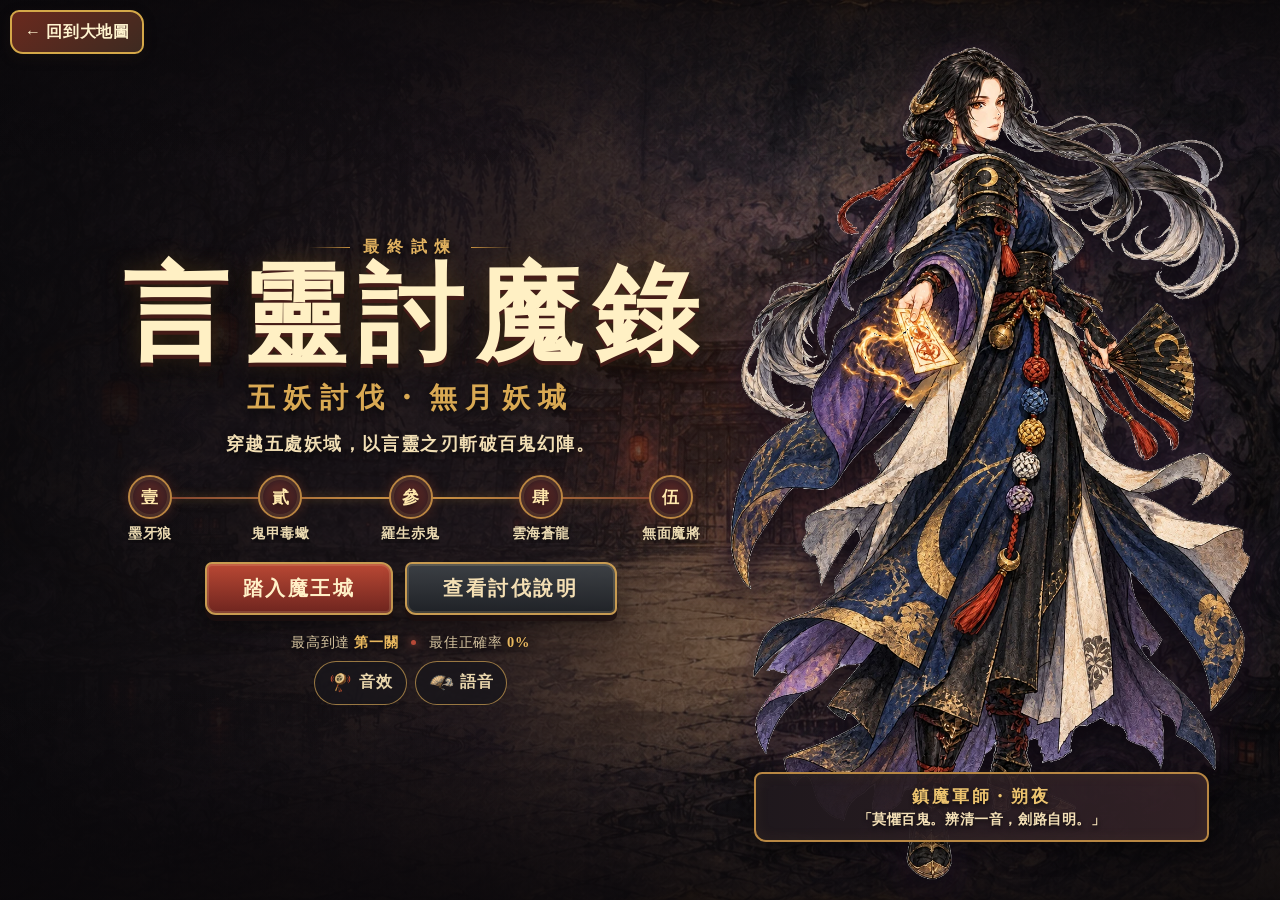
<file: 遊戲6_RPG打怪/index.html>
<!doctype html>
<html lang="zh-Hant">
<head>
  <meta charset="UTF-8">
  <meta name="viewport" content="width=device-width, initial-scale=1, viewport-fit=cover">
  <meta name="theme-color" content="#241c19">
  <title>言靈討魔錄｜平假名五十音打怪遊戲</title>
  <link rel="icon" href="data:,">
  <link rel="stylesheet" href="style.css">
  <link rel="stylesheet" href="../assets/css/kotodama-companion.css">
</head>
<body class="rpg-game is-rpg-home">
  <a class="adventure-map-back" href="../大冒險地圖/index.html" aria-label="回到言靈大冒險地圖">← 回到大地圖</a>
  <style>
    .adventure-map-back { position: fixed; top: max(10px, env(safe-area-inset-top)); left: max(10px, env(safe-area-inset-left)); z-index: 1500; min-height: 44px; display: inline-flex; align-items: center; padding: 8px 13px; color: #fff4cf; border: 2px solid #d5a849; border-radius: 9px 14px 9px 13px; background: linear-gradient(145deg, rgba(110,43,31,.96), rgba(64,44,34,.96)); box-shadow: 0 4px 12px rgba(35,24,18,.38); text-decoration: none; font-weight: 900; letter-spacing: .04em; }
    .adventure-map-back:hover { filter: brightness(1.12); transform: translateY(-1px); }
    .adventure-map-back:focus-visible { outline: 4px solid #fff1a8; outline-offset: 3px; }
    @media (max-height: 650px) and (orientation: landscape) {
      .adventure-map-back { top: max(5px, env(safe-area-inset-top)); left: max(5px, env(safe-area-inset-left)); width: 44px; min-width: 44px; min-height: 44px; justify-content: center; padding: 0; overflow: hidden; font-size: 0; border-radius: 50%; }
      .adventure-map-back::before { content: "←"; font-size: 1.22rem; line-height: 1; }
    }
  </style>
  <main id="gameApp" class="game-shell stage-5 home-active" aria-label="平假名五十音打怪遊戲">
    <!-- 魔王城入口：先了解五妖討伐路線，再進入既有戰鬥流程。 -->
    <section id="homeScreen" class="screen home-screen" aria-labelledby="homeTitle">
      <div class="home-layout">
        <div class="home-copy">
          <p class="home-kicker">最終試煉</p>
          <h1 id="homeTitle">言靈討魔錄</h1>
          <p class="home-subtitle">五妖討伐・無月妖城</p>
          <p class="home-lead">穿越五處妖域，以言靈之刃斬破百鬼幻陣。</p>

          <ol class="enemy-route" aria-label="五妖討伐順序">
            <li><b>壹</b><span>墨牙狼</span></li>
            <li><b>貳</b><span>鬼甲毒蠍</span></li>
            <li><b>參</b><span>羅生赤鬼</span></li>
            <li><b>肆</b><span>雲海蒼龍</span></li>
            <li><b>伍</b><span>無面魔將</span></li>
          </ol>

          <div class="home-actions" aria-label="魔王城主要操作">
            <button id="homeStartButton" class="home-button home-button-primary" type="button">踏入魔王城</button>
            <button id="homeHelpButton" class="home-button home-button-secondary" type="button">查看討伐說明</button>
          </div>

          <div class="home-record" aria-label="討伐紀錄">
            <span>最高到達 <strong id="homeHighestStage">第壹關</strong></span>
            <i aria-hidden="true"></i>
            <span>最佳正確率 <strong id="homeBestAccuracy">0%</strong></span>
          </div>

          <div class="home-settings" aria-label="聲音設定">
            <button id="homeSoundToggle" type="button" aria-label="關閉音效" aria-pressed="true">
              <img src="assets/images/icon-sound.png" alt=""><span>音效</span>
            </button>
            <button id="homeVoiceToggle" type="button" aria-label="關閉語音" aria-pressed="true">
              <img src="assets/images/icon-voice.png" alt=""><span>語音</span>
            </button>
          </div>
        </div>

        <figure class="home-guide">
          <img src="assets/images/mentor-sakuya.webp" width="1024" height="1536" alt="鎮魔軍師朔夜手持鎮魔符與軍配扇，守在無月妖城前引導玩家">
          <figcaption>
            <b>鎮魔軍師・朔夜</b>
            <span>「莫懼百鬼。辨清一音，劍路自明。」</span>
          </figcaption>
        </figure>
      </div>
    </section>

    <!-- 戰鬥畫面：從魔王城入口開始討伐後顯示第一關與第一題。 -->
    <section id="battleScreen" class="screen battle-screen" aria-labelledby="stageTitle" hidden>
      <header class="topbar parchment-panel">
        <div class="stage-heading">
          <span id="stageBadge" class="stage-badge">第一關</span>
          <div>
            <h1 id="stageTitle">竹影山道・墨牙狼</h1>
            <p id="abilityText">竹影試煉・熟悉言靈之力</p>
          </div>
        </div>

        <div class="resources" aria-label="玩家資源與設定">
          <div class="stone-counter" aria-label="目前靈石">
            <img src="assets/images/icon-spirit-stone.png" alt="" aria-hidden="true">
            <strong id="stoneCount">0</strong>
            <span>靈石</span>
          </div>
          <button id="soundToggle" class="icon-toggle" type="button" aria-label="關閉音效" aria-pressed="true">
            <img src="assets/images/icon-sound.png" alt="">
            <span>音效</span>
          </button>
          <button id="voiceToggle" class="icon-toggle" type="button" aria-label="關閉語音" aria-pressed="true">
            <img src="assets/images/icon-voice.png" alt="">
            <span>語音</span>
          </button>
        </div>
      </header>

      <div id="battlefield" class="battlefield" aria-label="戰鬥場景">
        <div id="poisonMist" class="poison-mist" aria-hidden="true"></div>

        <article id="playerPanel" class="fighter player-fighter">
          <div class="nameplate">
            <span>言靈符劍士</span>
            <span id="barrierBadge" class="barrier-badge" hidden>護命結界</span>
          </div>
          <div class="hp-row">
            <span id="playerHpText">HP 100 / 100</span>
            <div class="hp-track" role="progressbar" aria-label="玩家生命值" aria-valuemin="0" aria-valuemax="100" aria-valuenow="100">
              <div id="playerHpBar" class="hp-fill player-hp"></div>
            </div>
          </div>
          <img id="playerImage" class="fighter-art player-art" data-src="assets/images/player-kotodama-swordsman.webp" alt="言靈符劍士戰鬥立繪">
          <div id="magatamaAura" class="magatama-aura" hidden>破邪一擊</div>
        </article>

        <div class="versus-mark" aria-hidden="true">対</div>

        <article id="enemyPanel" class="fighter enemy-fighter">
          <div class="nameplate">
            <span id="enemyName">墨牙狼</span>
            <span id="armorBadge" class="armor-badge" hidden>鐵甲</span>
          </div>
          <div class="hp-row">
            <span id="enemyHpText">HP 100 / 100</span>
            <div class="hp-track" role="progressbar" aria-label="怪物生命值" aria-valuemin="0" aria-valuemax="100" aria-valuenow="100">
              <div id="enemyHpBar" class="hp-fill enemy-hp"></div>
            </div>
          </div>
          <img id="enemyImage" class="fighter-art enemy-art" data-src="assets/images/enemy-wolf.webp" alt="墨牙狼戰鬥立繪">
        </article>

        <div id="stampEffect" class="stamp-effect" aria-hidden="true">
          <img data-src="assets/images/ui-stamp-correct.webp" alt="">
          <strong id="stampText">正解</strong>
        </div>
      </div>

      <section id="questionPanel" class="question-panel" aria-labelledby="questionPrompt">
        <div class="scroll-art" aria-hidden="true"></div>
        <div class="question-content">
          <div class="question-meta">
            <span id="questionTypeLabel">聽力選假名</span>
            <span id="questionCounter">本關第 1 題</span>
          </div>
          <div id="questionPrompt" class="question-prompt">聽發音，選出正確的平假名</div>
          <button id="listenButton" class="listen-button" type="button" aria-label="播放假名發音">
            <span class="listen-symbol" aria-hidden="true">♪</span>
            <span id="listenButtonText">播放發音</span>
          </button>
          <p id="playCountText" class="play-count" aria-live="polite"></p>
          <p id="voiceNotice" class="voice-notice" role="status" hidden></p>
          <p id="tutorialHint" class="tutorial-hint">聽聲音或閱讀題目，選出正確答案。</p>
        </div>
      </section>

      <section class="answer-area" aria-label="答案選項">
        <div id="answerGrid" class="answer-grid"></div>
        <div class="battle-actions">
          <button id="bagButton" class="bag-button" type="button" aria-label="開啟背包">
            <img src="assets/images/icon-backpack.png" alt="">
            <span>背包</span>
          </button>
          <div id="battleMessage" class="battle-message" aria-live="assertive">選出正確答案，斬除妖怪！</div>
        </div>
      </section>
    </section>

    <!-- 商店畫面只在第 1～4 關勝利後出現。 -->
    <section id="shopScreen" class="screen shop-screen" aria-labelledby="shopTitle" hidden>
      <header class="shop-header parchment-panel">
        <div>
          <span class="stage-badge">旅途小憩</span>
          <h2 id="shopTitle">山間茶屋・狸貓行商</h2>
          <p id="shopWelcome">「客官辛苦啦！補齊行囊再上路吧。」</p>
        </div>
        <div class="shop-stats">
          <span>HP <strong id="shopHp">100</strong> / 100</span>
          <span class="shop-stones"><img src="assets/images/icon-spirit-stone.png" alt=""><strong id="shopStoneCount">0</strong> 靈石</span>
        </div>
      </header>

      <div class="shop-body">
        <img class="merchant-art" data-src="assets/images/npc-tanuki-merchant.webp" alt="親切的狸貓行商">
        <div id="shopItems" class="shop-items"></div>
      </div>
      <div class="shop-footer">
        <p id="shopMessage" aria-live="polite">挑選需要的道具吧。</p>
        <button id="continueButton" class="primary-button" type="button">繼續前進</button>
      </div>
    </section>

    <!-- 結算與失敗共用卷軸式全頁區塊。 -->
    <section id="endScreen" class="screen end-screen" aria-labelledby="endTitle" hidden>
      <div class="end-card parchment-panel">
        <img id="endMap" class="end-map" data-src="assets/images/style-guide-map.webp" alt="言靈討魔冒險路線圖">
        <div class="end-content">
          <span id="endKicker" class="stage-badge">討伐記錄</span>
          <h2 id="endTitle">討伐完成</h2>
          <p id="endSummary"></p>
          <dl id="statsList" class="stats-list"></dl>
          <div id="wrongKanaList" class="wrong-kana-list"></div>
          <button id="restartButton" class="primary-button" type="button">重新討伐</button>
        </div>
      </div>
    </section>
  </main>

  <div id="homeHelpOverlay" class="modal-overlay home-help-overlay" hidden>
    <section id="homeHelpDialog" class="home-help-dialog" role="dialog" aria-modal="true" aria-labelledby="homeHelpTitle" tabindex="-1">
      <button id="homeHelpClose" class="modal-close" type="button" aria-label="關閉討伐說明">×</button>
      <p class="home-help-kicker">朔夜的進軍策</p>
      <h2 id="homeHelpTitle">五妖討伐要訣</h2>
      <ul>
        <li><b>聽音辨字</b><span>聽見發音或看見羅馬拼音後，選出正確答案。</span></li>
        <li><b>言靈斬擊</b><span>答對便能傷敵；答錯時，符劍士會受到反擊。</span></li>
        <li><b>整備行囊</b><span>討伐前四妖後可進入茶屋，以靈石換取回春丹、勾玉與御守。</span></li>
        <li><b>百鬼幻陣</b><span>無面魔將會令錯題改換形式再現，沉著辨清每一道聲音。</span></li>
      </ul>
      <button id="homeHelpStartButton" class="home-button home-button-primary" type="button">知悉，開始討伐</button>
    </section>
  </div>

  <!-- 背包對話框：遮罩、ESC 與關閉鈕皆可關閉。 -->
  <div id="bagOverlay" class="modal-overlay" hidden>
    <section id="bagDialog" class="bag-dialog parchment-panel" role="dialog" aria-modal="true" aria-labelledby="bagTitle">
      <button id="bagClose" class="modal-close" type="button" aria-label="關閉背包">×</button>
      <h2 id="bagTitle">旅人背包</h2>
      <p>使用道具不消耗作答回合。</p>
      <div id="bagItems" class="bag-items"></div>
    </section>
  </div>

  <!-- 手機直向時強制顯示旋轉提示，避免操作區過度壓縮。 -->
  <aside class="rotate-overlay" aria-label="裝置方向提示">
    <img data-src="assets/images/ui-rotate-phone.webp" alt="將手機由直向旋轉為橫向的示意圖">
    <strong>請將手機旋轉為橫向遊玩</strong>
  </aside>

  <div id="srStatus" class="sr-only" aria-live="polite"></div>
  <script src="../assets/js/kotodama-system.js"></script>
  <script src="../assets/js/kotodama-companion.js"></script>
  <script src="script.js"></script>
</body>
</html>
</file>
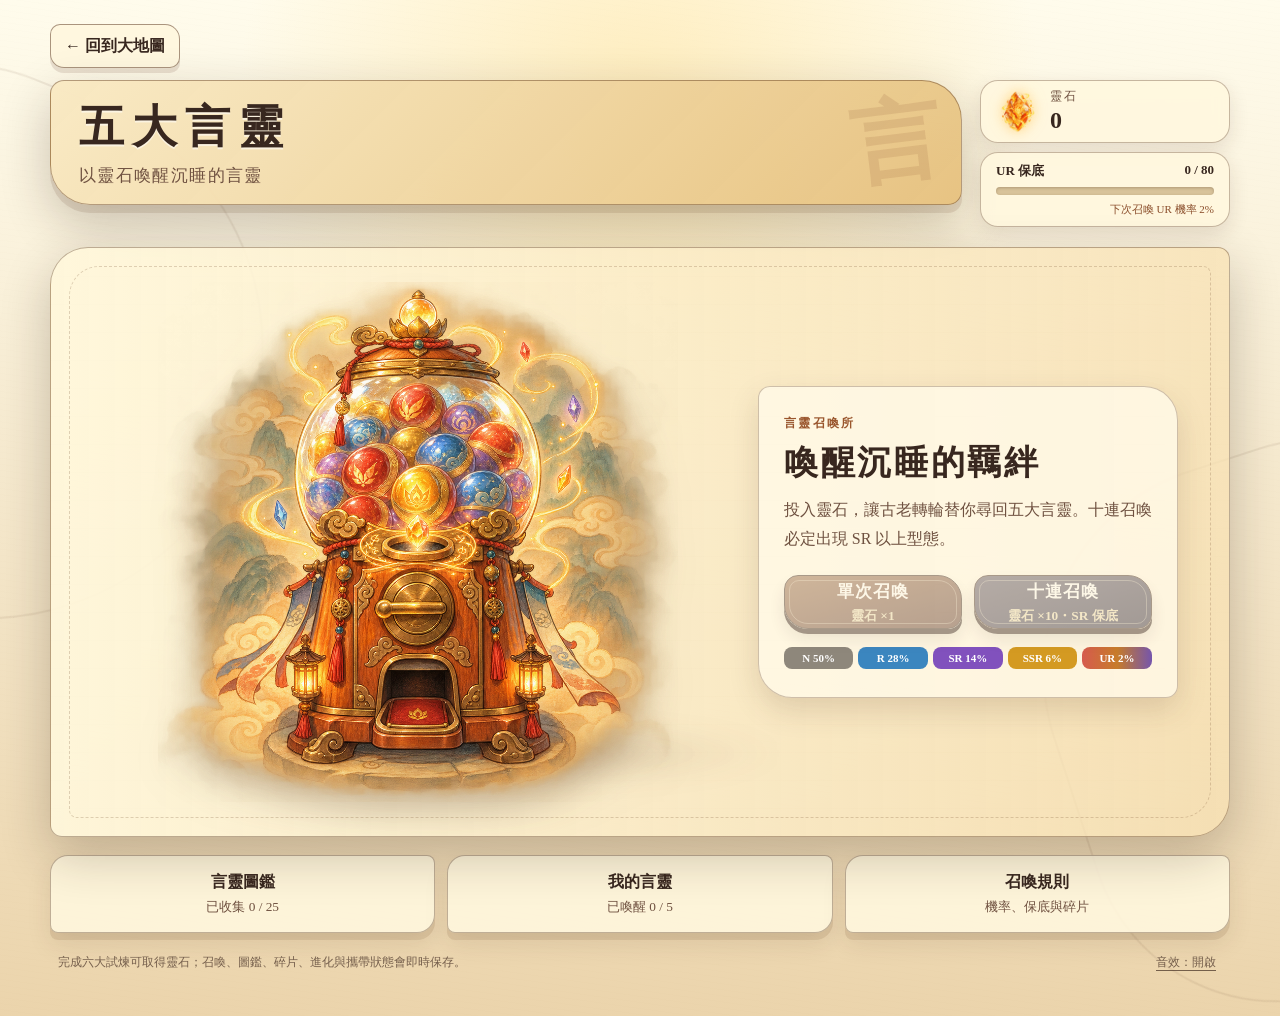
<file: 遊戲7_轉蛋機/index.html>
<!DOCTYPE html>
<html lang="zh-Hant">
<head>
  <meta charset="UTF-8">
  <meta name="viewport" content="width=device-width, initial-scale=1, viewport-fit=cover">
  <meta name="theme-color" content="#34231c">
  <title>五大言靈｜言靈寵物轉蛋與進化系統</title>
  <style>
    :root {
      --ink: #38271f;
      --ink-soft: #6f5140;
      --paper: #f6e7c6;
      --paper-deep: #e6c995;
      --wood: #8b4b2b;
      --wood-dark: #4a281f;
      --gold: #d9a83e;
      --gold-light: #ffe19a;
      --jade: #496c5a;
      --danger: #9b3c32;
      --shadow: 0 18px 50px rgba(42, 23, 15, .24);
      --radius: 24px;
      --n: #8e877b;
      --r: #3b86bf;
      --sr: #8151bd;
      --ssr: #d49a22;
      --ur: #d85e56;
    }

    * { box-sizing: border-box; }

    html { min-height: 100%; scroll-behavior: smooth; }

    body {
      margin: 0;
      min-width: 320px;
      min-height: 100vh;
      color: var(--ink);
      font-family: "Noto Serif TC", "PingFang TC", "Microsoft JhengHei", serif;
      background:
        radial-gradient(circle at 50% 10%, rgba(255, 224, 148, .5), transparent 36%),
        linear-gradient(rgba(255, 251, 232, .82), rgba(232, 205, 158, .86)),
        repeating-linear-gradient(8deg, rgba(95, 63, 38, .035) 0 1px, transparent 1px 6px);
      overflow-x: hidden;
    }

    body::before,
    body::after {
      content: "";
      position: fixed;
      z-index: -1;
      width: 42vw;
      height: 42vw;
      min-width: 300px;
      min-height: 300px;
      border: 2px solid rgba(99, 72, 45, .09);
      border-radius: 45% 55% 60% 40%;
      filter: blur(.2px);
      pointer-events: none;
    }

    body::before { left: -22vw; top: 9vh; transform: rotate(22deg); }
    body::after { right: -25vw; bottom: -9vh; transform: rotate(-18deg); }

    button { font: inherit; }
    button:focus-visible, [tabindex]:focus-visible { outline: 3px solid #2573a7; outline-offset: 3px; }
    img { display: block; max-width: 100%; }

    .app-shell {
      width: min(1180px, calc(100% - 28px));
      margin: 0 auto;
      padding: 24px 0 44px;
    }

    .topbar {
      display: grid;
      grid-template-columns: minmax(240px, 1fr) auto;
      gap: 18px;
      align-items: start;
      margin-bottom: 20px;
    }
    .map-return {
      min-height: 44px;
      display: inline-flex;
      align-items: center;
      justify-content: center;
      margin-bottom: 12px;
      padding: 8px 14px;
      border: 1px solid rgba(87, 50, 29, .5);
      border-radius: 10px 15px 10px 14px;
      color: var(--ink);
      background: rgba(255, 247, 222, .9);
      box-shadow: 0 5px 0 rgba(92, 51, 31, .13);
      font-weight: 900;
      text-decoration: none;
    }
    .map-return:hover { transform: translateY(-2px); filter: brightness(1.05); }

    .brand {
      position: relative;
      padding: 16px 28px 17px;
      border: 1px solid rgba(87, 50, 29, .42);
      border-radius: 14px 40px 14px 40px;
      background: linear-gradient(135deg, rgba(249, 233, 195, .96), rgba(229, 191, 123, .92));
      box-shadow: 0 8px 0 rgba(92, 51, 31, .12), var(--shadow);
      overflow: hidden;
    }

    .brand::after {
      content: "言";
      position: absolute;
      right: 20px;
      top: 50%;
      transform: translateY(-50%) rotate(-7deg);
      color: rgba(126, 55, 34, .12);
      font-size: clamp(56px, 7vw, 92px);
      font-weight: 900;
      line-height: 1;
    }

    .brand h1 {
      position: relative;
      z-index: 1;
      margin: 0;
      letter-spacing: .18em;
      font-size: clamp(26px, 4vw, 45px);
      text-shadow: 0 2px 0 rgba(255,255,255,.55);
    }

    .brand p {
      position: relative;
      z-index: 1;
      margin: 7px 0 0;
      color: var(--ink-soft);
      font-size: clamp(13px, 1.7vw, 17px);
      letter-spacing: .08em;
    }

    .status-cluster {
      display: grid;
      gap: 9px;
      min-width: 250px;
    }

    .stone-counter,
    .pity-box {
      display: flex;
      align-items: center;
      gap: 11px;
      min-height: 58px;
      padding: 9px 15px;
      border: 1px solid rgba(82, 51, 33, .33);
      border-radius: 18px;
      background: rgba(255, 247, 223, .88);
      box-shadow: 0 7px 20px rgba(62, 37, 23, .12);
      backdrop-filter: blur(8px);
    }

    .stone-counter img { width: 43px; height: 43px; object-fit: contain; filter: drop-shadow(0 0 7px rgba(255, 183, 57, .6)); }
    .counter-copy { display: grid; line-height: 1.05; }
    .counter-label { color: var(--ink-soft); font-size: 12px; letter-spacing: .14em; }
    .counter-value { margin-top: 5px; font-size: 24px; font-weight: 900; font-variant-numeric: tabular-nums; }
    .pity-box { display: grid; gap: 7px; }
    .pity-row { display: flex; justify-content: space-between; gap: 14px; font-size: 13px; font-weight: 800; }
    .pity-row strong { font-variant-numeric: tabular-nums; }
    .pity-track { height: 8px; border-radius: 999px; background: #d8c39a; overflow: hidden; box-shadow: inset 0 1px 3px rgba(60, 34, 18, .26); }
    .pity-fill { width: 0; height: 100%; border-radius: inherit; background: linear-gradient(90deg, #ca7f32, #f4c951, #d45b5d); transition: width .45s ease; }
    .pity-rate { color: #8a4d2a; font-size: 11px; text-align: right; }

    .summoning-ground {
      position: relative;
      min-height: 590px;
      display: grid;
      grid-template-columns: minmax(0, 1fr) minmax(300px, 420px);
      align-items: center;
      gap: 24px;
      padding: 30px clamp(20px, 4vw, 52px);
      border: 1px solid rgba(82, 50, 29, .38);
      border-radius: 38px 12px 38px 12px;
      background:
        linear-gradient(90deg, rgba(255, 247, 219, .92), rgba(247, 224, 178, .74)),
        repeating-linear-gradient(0deg, transparent 0 27px, rgba(84, 65, 45, .035) 27px 28px);
      box-shadow: var(--shadow);
      overflow: hidden;
    }

    .summoning-ground::before {
      content: "";
      position: absolute;
      inset: 18px;
      border: 1px dashed rgba(110, 70, 39, .22);
      border-radius: 30px 8px 30px 8px;
      pointer-events: none;
    }

    .summoning-ground::after {
      content: "";
      position: absolute;
      left: 10%;
      right: 36%;
      bottom: 8%;
      height: 12%;
      background: radial-gradient(ellipse, rgba(92, 52, 29, .2), transparent 66%);
      filter: blur(12px);
      pointer-events: none;
    }

    .machine-stage {
      position: relative;
      z-index: 1;
      min-height: 500px;
      display: grid;
      place-items: center;
    }

    .machine-aura {
      position: absolute;
      width: min(92%, 540px);
      aspect-ratio: 1;
      border-radius: 50%;
      background: radial-gradient(circle, rgba(255, 219, 123, .58), rgba(234, 150, 54, .16) 43%, transparent 68%);
      animation: breathe 4.6s ease-in-out infinite;
    }

    .machine-image {
      position: relative;
      z-index: 1;
      width: min(100%, 520px);
      max-height: 535px;
      object-fit: contain;
      filter: drop-shadow(0 20px 16px rgba(62, 31, 18, .28));
      user-select: none;
    }

    .intro-panel {
      position: relative;
      z-index: 2;
      padding: 28px 25px;
      border: 1px solid rgba(81, 45, 27, .28);
      border-radius: 12px 34px 12px 34px;
      background: rgba(255, 249, 230, .86);
      box-shadow: 0 12px 30px rgba(75, 43, 25, .15);
    }

    .eyebrow { margin: 0 0 8px; color: #9a562d; font-size: 12px; font-weight: 900; letter-spacing: .2em; }
    .intro-panel h2 { margin: 0; font-size: clamp(24px, 3vw, 34px); letter-spacing: .08em; }
    .intro-panel .lead { margin: 10px 0 22px; color: var(--ink-soft); line-height: 1.8; }

    .summon-actions { display: grid; grid-template-columns: 1fr 1fr; gap: 12px; }

    .game-btn {
      position: relative;
      min-height: 54px;
      border: 1px solid #5b301f;
      border-radius: 14px 24px 14px 24px;
      color: #fff8e7;
      background: linear-gradient(165deg, #ae6032, #744029);
      box-shadow: 0 5px 0 #4e2a1e, 0 10px 18px rgba(68, 35, 22, .2);
      cursor: pointer;
      transition: transform .16s ease, filter .16s ease, box-shadow .16s ease;
      overflow: hidden;
    }

    .game-btn::before {
      content: "";
      position: absolute;
      inset: 4px;
      border: 1px solid rgba(255, 232, 179, .35);
      border-radius: 10px 19px 10px 19px;
      pointer-events: none;
    }

    .game-btn:hover:not(:disabled) { transform: translateY(-2px); filter: brightness(1.08); box-shadow: 0 7px 0 #4e2a1e, 0 14px 23px rgba(68,35,22,.24); }
    .game-btn:active:not(:disabled) { transform: translateY(3px); box-shadow: 0 2px 0 #4e2a1e; }
    .game-btn:disabled { cursor: not-allowed; opacity: .48; filter: grayscale(.45); }
    .game-btn strong, .game-btn small { position: relative; z-index: 1; display: block; }
    .game-btn strong { font-size: 17px; letter-spacing: .06em; }
    .game-btn small { margin-top: 4px; color: #f5d78a; font-weight: 800; }
    .game-btn.primary { background: linear-gradient(165deg, #bb692f, #823d26); }
    .game-btn.ten { background: linear-gradient(165deg, #6b586d, #42354f); box-shadow-color: #2b2332; }
    .game-btn.reward { width: 100%; margin-top: 15px; color: #fff9e8; background: linear-gradient(165deg, #668267, #3f5d4b); box-shadow-color: #2e4738; }
    .game-btn.danger { background: linear-gradient(165deg, #b65346, #79342e); box-shadow-color: #58231f; }
    .game-btn.secondary { color: var(--ink); background: linear-gradient(165deg, #f7e6bd, #dcb97c); box-shadow-color: #9b7442; }
    .game-btn.compact { min-height: 42px; padding: 8px 14px; }

    .rate-note {
      display: grid;
      grid-template-columns: repeat(5, 1fr);
      gap: 5px;
      margin-top: 18px;
      font-size: 11px;
      text-align: center;
    }
    .rate-note span { padding: 5px 2px; border-radius: 8px; color: white; font-weight: 900; }
    .rate-note .N { background: var(--n); }
    .rate-note .R { background: var(--r); }
    .rate-note .SR { background: var(--sr); }
    .rate-note .SSR { background: var(--ssr); }
    .rate-note .UR { background: linear-gradient(90deg, #d65b4e, #c77c2a, #7555ac); }

    .lower-nav {
      display: grid;
      grid-template-columns: repeat(3, 1fr);
      gap: 12px;
      margin-top: 18px;
    }

    .nav-card {
      min-height: 78px;
      padding: 12px;
      border: 1px solid rgba(75, 43, 27, .35);
      border-radius: 18px 8px 18px 8px;
      color: var(--ink);
      background: rgba(255, 247, 222, .88);
      box-shadow: 0 7px 0 rgba(102, 66, 38, .12), 0 11px 24px rgba(73, 42, 23, .1);
      cursor: pointer;
      transition: .18s ease;
    }
    .nav-card:hover { transform: translateY(-3px); background: #fff8e4; }
    .nav-card strong { display: block; font-size: 16px; }
    .nav-card small { display: block; margin-top: 5px; color: var(--ink-soft); }

    .footer-note {
      display: flex;
      align-items: center;
      justify-content: space-between;
      gap: 15px;
      padding: 20px 8px 0;
      color: rgba(60, 39, 29, .68);
      font-size: 12px;
    }
    .sound-toggle { border: 0; color: inherit; background: none; cursor: pointer; text-decoration: underline; text-underline-offset: 4px; }


    .modal-layer,
    .gacha-layer {
      position: fixed;
      inset: 0;
      z-index: 50;
      display: none;
      place-items: center;
      padding: 18px;
      background: rgba(31, 20, 15, .72);
      backdrop-filter: blur(8px);
    }
    .modal-layer.open, .gacha-layer.open { display: grid; }
    .modal-layer { overflow: auto; align-items: start; padding-top: max(18px, 4vh); padding-bottom: max(18px, 4vh); }

    .modal-scroll {
      width: min(1060px, 100%);
      max-height: calc(100vh - 8vh);
      overflow: auto;
      border: 1px solid #7b5232;
      border-radius: 28px 10px 28px 10px;
      background:
        linear-gradient(rgba(255, 248, 226, .97), rgba(235, 207, 158, .97)),
        repeating-linear-gradient(7deg, rgba(62,42,29,.035) 0 1px, transparent 1px 5px);
      box-shadow: 0 30px 90px rgba(0,0,0,.42);
    }

    .modal-header {
      position: sticky;
      top: 0;
      z-index: 4;
      display: flex;
      align-items: center;
      justify-content: space-between;
      gap: 18px;
      padding: 19px 22px;
      border-bottom: 1px solid rgba(85, 51, 31, .22);
      background: rgba(247, 228, 187, .95);
      backdrop-filter: blur(10px);
    }
    .modal-header h2 { margin: 0; letter-spacing: .09em; }
    .close-btn { width: 42px; height: 42px; border: 1px solid #7a4c31; border-radius: 50%; color: var(--ink); background: #fff0cd; font-size: 24px; cursor: pointer; }
    .modal-body { padding: 24px; }

    .collection-section + .collection-section { margin-top: 32px; }
    .section-title { display: flex; align-items: end; justify-content: space-between; gap: 16px; margin-bottom: 12px; }
    .section-title h3 { margin: 0; font-size: 21px; }
    .section-title span { color: var(--ink-soft); font-size: 12px; }
    .form-grid { display: grid; grid-template-columns: repeat(5, minmax(0, 1fr)); gap: 11px; }

    .form-card {
      min-width: 0;
      padding: 8px;
      border: 1px solid rgba(70, 44, 30, .25);
      border-radius: 15px 7px 15px 7px;
      color: var(--ink);
      background: rgba(255, 250, 235, .72);
      box-shadow: 0 5px 12px rgba(70, 43, 27, .1);
      cursor: pointer;
      text-align: left;
    }
    .form-card:hover { transform: translateY(-2px); }
    .form-image-wrap { position: relative; aspect-ratio: 1; border-radius: 11px 5px 11px 5px; overflow: hidden; background: rgba(95, 69, 47, .1); }
    .form-image-wrap img { width: 100%; height: 100%; object-fit: cover; }
    .form-card.locked img { filter: brightness(0) opacity(.48); }
    .lock-mark { position: absolute; inset: auto 7px 7px; padding: 3px 7px; border-radius: 999px; color: #fff7e5; background: rgba(50,34,26,.78); font-size: 10px; text-align: center; }
    .card-rarity { display: inline-block; margin-top: 7px; font-size: 12px; font-weight: 900; }
    .card-name { display: block; margin-top: 2px; overflow: hidden; font-size: 12px; font-weight: 800; text-overflow: ellipsis; white-space: nowrap; }

    .owned-grid { display: grid; grid-template-columns: repeat(2, minmax(0, 1fr)); gap: 16px; }
    .owned-card { display: grid; grid-template-columns: 145px minmax(0,1fr); gap: 17px; padding: 15px; border: 1px solid rgba(77,47,28,.28); border-radius: 20px 8px 20px 8px; background: rgba(255,250,234,.77); }
    .owned-card .portrait { aspect-ratio: 1; border-radius: 16px 6px 16px 6px; overflow: hidden; background: rgba(85,61,40,.1); }
    .owned-card .portrait img { width: 100%; height: 100%; object-fit: cover; }
    .owned-card.unowned .portrait img { filter: brightness(0) opacity(.45); }
    .owned-copy h3 { margin: 0; font-size: 18px; }
    .owned-copy .current { margin: 7px 0 4px; font-weight: 900; }
    .fragment-line { display: flex; justify-content: space-between; gap: 8px; margin-top: 9px; font-size: 12px; }
    .fragment-track { height: 8px; margin: 5px 0 10px; border-radius: 999px; overflow: hidden; background: #dbc6a1; }
    .fragment-fill { height: 100%; background: linear-gradient(90deg, #9e6e36, #e7b849); }
    .owned-actions { display: flex; gap: 8px; flex-wrap: wrap; }

    .detail-layout { display: grid; grid-template-columns: minmax(240px, 380px) minmax(0, 1fr); gap: 28px; align-items: center; }
    .detail-portrait { position: relative; overflow: hidden; aspect-ratio: 1; border: 1px solid rgba(80,48,28,.25); border-radius: 28px 10px 28px 10px; background: rgba(255,250,230,.6); }
    .detail-portrait img { width: 100%; height: 100%; object-fit: cover; }
    .detail-portrait.locked img { filter: brightness(0) opacity(.5); }
    .detail-copy .rarity-banner { display: inline-block; padding: 5px 12px; border-radius: 999px; color: white; font-weight: 900; }
    .detail-copy h3 { margin: 11px 0 4px; font-size: clamp(27px, 4vw, 42px); }
    .detail-copy .family { color: var(--ink-soft); }
    .detail-block { margin-top: 18px; padding: 14px 16px; border-left: 4px solid #a16c35; background: rgba(255,255,255,.33); line-height: 1.75; }
    .detail-block strong { display: block; color: #8e4b2b; }

    .confirm-card { width: min(520px, 100%); padding: 28px; border: 1px solid #7d4f31; border-radius: 28px 10px 28px 10px; background: linear-gradient(#fff6dc, #ebcf9c); box-shadow: 0 30px 90px rgba(0,0,0,.42); text-align: center; }
    .confirm-card h2 { margin: 0 0 13px; }
    .confirm-card p { margin: 7px 0; line-height: 1.65; }
    .confirm-card .warning { color: #933d32; font-weight: 900; }
    .confirm-actions { display: grid; grid-template-columns: 1fr 1fr; gap: 12px; margin-top: 22px; }

    .gacha-layer { z-index: 70; overflow: hidden; background: radial-gradient(circle, rgba(65,42,28,.8), rgba(18,12,10,.95)); }
    .gacha-scene { width: min(1050px, 100%); max-height: calc(100vh - 30px); overflow: auto; text-align: center; color: #fff5d8; }
    .gacha-machine-wrap { position: relative; width: min(410px, 78vw); margin: 0 auto; }
    .gacha-machine-wrap::before { content: ""; position: absolute; inset: 10%; border-radius: 50%; background: radial-gradient(circle, var(--fx-color, #f0c66b), transparent 68%); opacity: .72; filter: blur(17px); animation: fxPulse 1s ease-in-out infinite; }
    .gacha-machine-anim { position: relative; z-index: 1; max-height: 63vh; margin: auto; filter: drop-shadow(0 20px 22px rgba(0,0,0,.4)); }
    .flying-stone { position: absolute; z-index: 4; width: 58px; left: -6%; top: 54%; animation: stoneFlight .86s cubic-bezier(.2,.8,.2,1) forwards; }
    .machine-running .gacha-machine-anim { animation: machineRattle .18s linear 5; }
    .machine-running.rarity-SR .gacha-machine-anim { animation-duration: .12s; }
    .machine-running.rarity-SSR .gacha-machine-anim { animation: machineRattleStrong .1s linear 10; }
    .machine-running.rarity-UR .gacha-machine-anim { animation: machineStop 1.25s ease forwards; }
    .capsule-drop {
      position: absolute;
      left: 50%;
      bottom: -2%;
      z-index: 6;
      width: clamp(112px, 25vw, 148px);
      aspect-ratio: 1;
      transform: translateX(-50%);
      animation: capsuleDrop .88s cubic-bezier(.2,.76,.22,1) forwards;
      isolation: isolate;
    }
    .capsule-drop::before {
      content: "";
      position: absolute;
      z-index: -1;
      inset: 9%;
      border-radius: 50%;
      background: var(--fx-color, #e9b85b);
      opacity: .55;
      filter: blur(21px);
      animation: fxPulse .85s ease-in-out infinite;
    }
    .capsule-drop img {
      width: 100%;
      height: 100%;
      object-fit: cover;
      border-radius: 50%;
      clip-path: circle(49% at 50% 50%);
      filter: drop-shadow(0 0 17px var(--fx-color, #e9b85b)) drop-shadow(0 12px 10px rgba(0,0,0,.45));
    }
    .rarity-N .capsule-drop { width: clamp(104px, 23vw, 128px); }
    .rarity-R .capsule-drop { width: clamp(110px, 24vw, 136px); }
    .rarity-SR .capsule-drop { width: clamp(118px, 25vw, 144px); }
    .rarity-SSR .capsule-drop { width: clamp(126px, 27vw, 154px); }
    .rarity-UR .capsule-drop { width: clamp(140px, 30vw, 172px); }
    .capsule-drop.capsule-awaken { animation: capsuleAwaken .9s ease-in-out both; }
    .rarity-UR .capsule-drop.capsule-awaken { animation: capsuleAwakenUR 1.25s ease-in-out both; }

    .summon-caption { min-height: 58px; margin: 4px auto 0; font-size: clamp(19px, 4vw, 31px); font-weight: 900; letter-spacing: .12em; text-shadow: 0 3px 12px #000; }
    .result-stage { display: none; }
    .result-stage.show { display: block; animation: resultIn .5s ease-out both; }
    .results-grid { display: grid; grid-template-columns: repeat(5, minmax(0, 1fr)); gap: 12px; margin: 12px 0 20px; }
    .result-card { position: relative; overflow: hidden; padding: 7px 7px 12px; border: 2px solid var(--card-color); border-radius: 18px 7px 18px 7px; color: var(--ink); background: #fff2d4; box-shadow: 0 0 20px color-mix(in srgb, var(--card-color) 48%, transparent); animation: cardReveal .5s ease-out both; }
    .result-card::before { content: ""; position: absolute; inset: -40%; background: conic-gradient(transparent, color-mix(in srgb, var(--card-color) 40%, transparent), transparent 35%); animation: shimmer 4s linear infinite; }
    .result-card img { position: relative; width: 100%; aspect-ratio: 1; object-fit: cover; border-radius: 12px 4px 12px 4px; }
    .result-card .result-rarity { position: relative; display: inline-block; margin-top: 7px; color: var(--card-color); font-size: 15px; font-weight: 1000; }
    .result-card .result-name { position: relative; display: block; overflow: hidden; font-size: 12px; font-weight: 900; text-overflow: ellipsis; white-space: nowrap; }
    .result-card .result-note { position: relative; display: block; min-height: 28px; margin-top: 5px; color: var(--ink-soft); font-size: 10px; line-height: 1.35; }
    .single-result { width: min(430px, 90vw); margin: 0 auto 18px; }
    .single-result .result-card { padding: 11px 11px 17px; }
    .single-result .result-rarity { font-size: 26px; }
    .single-result .result-name { font-size: 22px; }
    .single-result .result-note { min-height: auto; font-size: 14px; }
    .result-close { min-width: 190px; padding-inline: 24px; }

    .gacha-scene.rarity-N { --fx-color: #d4c8af; }
    .gacha-scene.rarity-R { --fx-color: #4eb8ff; }
    .gacha-scene.rarity-SR { --fx-color: #b273ff; }
    .gacha-scene.rarity-SSR { --fx-color: #ffd35d; }
    .gacha-scene.rarity-UR { --fx-color: #ffcf69; }
    .gacha-layer.ur-burst { background: radial-gradient(circle, rgba(255, 244, 175, .94), rgba(106, 53, 102, .91) 35%, rgba(17, 11, 17, .97) 73%); animation: rainbowWash 1.3s ease both; }

    .evolution-scene { width: min(720px, 100%); text-align: center; }
    .evolution-orbit { position: relative; width: min(410px, 78vw); margin: auto; aspect-ratio: 1; }
    .evolution-orbit::before, .evolution-orbit::after { content: ""; position: absolute; inset: 7%; border: 3px solid rgba(255,221,121,.55); border-radius: 46% 54%; animation: orbit 2s linear infinite; box-shadow: 0 0 40px #f5c961; }
    .evolution-orbit::after { inset: 16%; animation-direction: reverse; animation-duration: 1.3s; border-style: dashed; }
    .evolution-orbit img { position: relative; z-index: 2; width: 100%; height: 100%; object-fit: cover; border-radius: 50%; filter: drop-shadow(0 0 20px #ffd365); }
    .evolution-scene.burst .evolution-orbit { animation: evolveBurst .75s ease both; }
    .evolution-title { font-size: clamp(28px,5vw,47px); margin: 12px 0 5px; }
    .evolution-path { font-size: clamp(15px,2.5vw,22px); }

    .toast-region { position: fixed; z-index: 100; top: max(16px, env(safe-area-inset-top)); right: 16px; display: grid; gap: 9px; width: min(360px, calc(100% - 32px)); pointer-events: none; }
    .toast { padding: 14px 16px; border: 1px solid #754729; border-radius: 14px 5px 14px 5px; color: var(--ink); background: #fff1ca; box-shadow: 0 12px 32px rgba(44,25,16,.28); animation: toastIn .3s ease both; }
    .toast strong { display: block; }
    .toast span { display: block; margin-top: 3px; color: var(--ink-soft); font-size: 12px; }

    .rarity-N { --card-color: var(--n); }
    .rarity-R { --card-color: var(--r); }
    .rarity-SR { --card-color: var(--sr); }
    .rarity-SSR { --card-color: var(--ssr); }
    .rarity-UR { --card-color: var(--ur); }
    .rarity-text-N { color: var(--n); }
    .rarity-text-R { color: var(--r); }
    .rarity-text-SR { color: var(--sr); }
    .rarity-text-SSR { color: var(--ssr); }
    .rarity-text-UR { color: var(--ur); }

    @keyframes breathe { 50% { transform: scale(1.06); opacity: .76; } }
    @keyframes fxPulse { 50% { transform: scale(1.16); opacity: 1; } }
    @keyframes stoneFlight { 0% { transform: translate(0, 70px) rotate(-25deg) scale(.85); opacity: 0; } 30% { opacity: 1; } 100% { transform: translate(265px, 0) rotate(360deg) scale(.3); opacity: 0; } }
    @keyframes machineRattle { 25% { transform: translate(-4px, 1px) rotate(-1deg); } 75% { transform: translate(4px, -1px) rotate(1deg); } }
    @keyframes machineRattleStrong { 25% { transform: translate(-10px, 3px) rotate(-2deg); } 75% { transform: translate(10px, -3px) rotate(2deg); } }
    @keyframes machineStop { 0%,55% { transform: none; filter: brightness(.65); } 70% { transform: scale(.97); filter: brightness(.5); } 100% { transform: scale(1.05); filter: brightness(1.65) drop-shadow(0 0 35px #ffe16e); } }
    @keyframes capsuleDrop {
      0% { transform: translate(-50%,-245px) scale(.16) rotate(-25deg); opacity: 0; }
      32% { opacity: 1; }
      70% { transform: translate(-50%,8px) scale(.92) rotate(245deg); }
      84% { transform: translate(-50%,-13px) scale(1.04) rotate(326deg); }
      100% { transform: translate(-50%,0) scale(1) rotate(360deg); opacity: 1; }
    }
    @keyframes capsuleAwaken {
      0%, 100% { transform: translateX(-50%) scale(1); filter: brightness(1); }
      45% { transform: translateX(-50%) scale(1.12); filter: brightness(1.42); }
      65% { transform: translateX(-50%) scale(1.04); filter: brightness(1.12); }
    }
    @keyframes capsuleAwakenUR {
      0% { transform: translateX(-50%) scale(1); filter: brightness(.46) saturate(.6); }
      26% { transform: translateX(-50%) scale(.96); filter: brightness(.35) saturate(.45); }
      62% { transform: translateX(-50%) scale(1.2); filter: brightness(1.9) saturate(1.35); }
      100% { transform: translateX(-50%) scale(1.08); filter: brightness(1.18) saturate(1.12); }
    }
    @keyframes resultIn { from { opacity: 0; transform: scale(.88); filter: brightness(2); } }
    @keyframes cardReveal { from { opacity: 0; transform: translateY(30px) rotateY(70deg); } }
    @keyframes shimmer { to { transform: rotate(360deg); } }
    @keyframes rainbowWash { 0% { filter: hue-rotate(0); } 50% { filter: hue-rotate(60deg) brightness(1.35); } 100% { filter: hue-rotate(0); } }
    @keyframes orbit { to { transform: rotate(360deg); } }
    @keyframes evolveBurst { 45% { transform: scale(.8); filter: brightness(2.6); } 100% { transform: scale(1); } }
    @keyframes toastIn { from { transform: translateX(25px); opacity: 0; } }

    @media (max-width: 860px) {
      .topbar { grid-template-columns: 1fr; }
      .status-cluster { grid-template-columns: 1fr 1fr; min-width: 0; }
      .summoning-ground { grid-template-columns: 1fr; padding-top: 12px; }
      .machine-stage { min-height: 400px; }
      .machine-image { max-height: 410px; }
      .summoning-ground::after { right: 10%; bottom: 42%; }
      .intro-panel { margin-top: -14px; }
      .form-grid { grid-template-columns: repeat(3, minmax(0, 1fr)); }
      .owned-grid { grid-template-columns: 1fr; }
      .results-grid { grid-template-columns: repeat(5, minmax(110px, 1fr)); overflow-x: auto; padding-bottom: 8px; }
    }

    @media (max-width: 600px) {
      .app-shell { width: min(100% - 18px, 1180px); padding-top: 10px; }
      .brand { padding: 13px 18px; }
      .brand h1 { letter-spacing: .1em; }
      .status-cluster { grid-template-columns: 1fr; }
      .stone-counter, .pity-box { min-height: 52px; }
      .summoning-ground { min-height: 0; padding: 14px 12px 18px; border-radius: 25px 8px 25px 8px; }
      .machine-stage { min-height: 285px; }
      .machine-image { max-height: 290px; }
      .intro-panel { padding: 21px 15px; }
      .summon-actions { grid-template-columns: 1fr; }
      .game-btn { min-height: 59px; }
      .lower-nav { grid-template-columns: 1fr 1fr; gap: 9px; }
      .nav-card { min-height: 70px; }
      .footer-note { align-items: flex-start; flex-direction: column; }
      .modal-layer { padding: 8px; padding-top: 8px; }
      .modal-scroll { max-height: calc(100vh - 16px); }
      .modal-header { padding: 14px; }
      .modal-body { padding: 14px; }
      .form-grid { grid-template-columns: repeat(2, minmax(0, 1fr)); gap: 8px; }
      .owned-card { grid-template-columns: 104px minmax(0, 1fr); gap: 11px; padding: 10px; }
      .detail-layout { grid-template-columns: 1fr; gap: 16px; }
      .detail-portrait { width: min(280px, 100%); margin: auto; }
      .confirm-actions { grid-template-columns: 1fr; }
      .gacha-layer { padding: 8px; }
      .results-grid { grid-template-columns: repeat(2, minmax(0, 1fr)); overflow: visible; }
      .gacha-scene { max-height: calc(100vh - 16px); }
    }

    @media (prefers-reduced-motion: reduce) {
      *, *::before, *::after { scroll-behavior: auto !important; animation-duration: .01ms !important; animation-iteration-count: 1 !important; transition-duration: .01ms !important; }
    }
  </style>
</head>
<body>
  <main class="app-shell">
    <a class="map-return" href="../大冒險地圖/index.html">← 回到大地圖</a>
    <header class="topbar">
      <div class="brand">
        <h1>五大言靈</h1>
        <p>以靈石喚醒沉睡的言靈</p>
      </div>
      <div class="status-cluster" aria-label="玩家資源狀態">
        <div class="stone-counter">
          <img src="assets/images/spirit-stone.png" alt="靈石">
          <div class="counter-copy">
            <span class="counter-label">靈石</span>
            <strong class="counter-value" id="stoneCount">0</strong>
          </div>
        </div>
        <div class="pity-box">
          <div class="pity-row"><span>UR 保底</span><strong id="pityCount">0 / 80</strong></div>
          <div class="pity-track" aria-hidden="true"><div class="pity-fill" id="pityFill"></div></div>
          <div class="pity-rate" id="pityRate">目前 UR 機率 2%</div>
        </div>
      </div>
    </header>

    <section class="summoning-ground" aria-labelledby="summonTitle">
      <div class="machine-stage">
        <div class="machine-aura" aria-hidden="true"></div>
        <img class="machine-image" src="assets/images/gacha-machine.png" alt="裝滿言靈扭蛋的木製轉蛋機">
      </div>
      <div class="intro-panel">
        <span id="integrationBridge" aria-hidden="true" style="position:absolute;width:2px;height:2px;opacity:.01;pointer-events:none"></span>
        <p class="eyebrow">言靈召喚所</p>
        <h2 id="summonTitle">喚醒沉睡的羈絆</h2>
        <p class="lead">投入靈石，讓古老轉輪替你尋回五大言靈。十連召喚必定出現 SR 以上型態。</p>
        <div class="summon-actions">
          <button class="game-btn primary" id="singlePullBtn" type="button">
            <strong>單次召喚</strong><small>靈石 ×1</small>
          </button>
          <button class="game-btn ten" id="tenPullBtn" type="button">
            <strong>十連召喚</strong><small>靈石 ×10・SR 保底</small>
          </button>
        </div>
        <div class="rate-note" aria-label="基本召喚機率">
          <span class="N">N 50%</span><span class="R">R 28%</span><span class="SR">SR 14%</span><span class="SSR">SSR 6%</span><span class="UR">UR 2%</span>
        </div>
      </div>
    </section>

    <nav class="lower-nav" aria-label="言靈系統功能">
      <button class="nav-card" id="collectionBtn" type="button"><strong>言靈圖鑑</strong><small id="collectionSummary">已收集 0 / 25</small></button>
      <button class="nav-card" id="ownedBtn" type="button"><strong>我的言靈</strong><small id="ownedSummary">已喚醒 0 / 5</small></button>
      <button class="nav-card" id="ratesBtn" type="button"><strong>召喚規則</strong><small>機率、保底與碎片</small></button>
    </nav>

    <footer class="footer-note">
      <span>完成六大試煉可取得靈石；召喚、圖鑑、碎片、進化與攜帶狀態會即時保存。</span>
      <button class="sound-toggle" id="soundToggle" type="button" aria-pressed="true">音效：開啟</button>
    </footer>
  </main>

  <div class="modal-layer" id="mainModal" aria-hidden="true">
    <section class="modal-scroll" role="dialog" aria-modal="true" aria-labelledby="modalTitle">
      <header class="modal-header"><h2 id="modalTitle">言靈圖鑑</h2><button class="close-btn" id="modalClose" type="button" aria-label="關閉">×</button></header>
      <div class="modal-body" id="modalBody"></div>
    </section>
  </div>

  <div class="gacha-layer" id="gachaLayer" aria-hidden="true">
    <div class="gacha-scene" id="gachaScene" role="dialog" aria-modal="true" aria-label="言靈召喚結果">
      <div id="animationStage">
        <div class="gacha-machine-wrap" id="gachaMachineWrap">
          <img class="flying-stone" src="assets/images/spirit-stone.png" alt="">
          <img class="gacha-machine-anim" src="assets/images/gacha-machine.png" alt="啟動中的言靈轉蛋機">
        </div>
        <div class="summon-caption" id="summonCaption">靈石正在回應……</div>
      </div>
      <div class="result-stage" id="resultStage">
        <div id="resultsContainer"></div>
        <button class="game-btn result-close" id="resultCloseBtn" type="button"><strong>收下言靈</strong></button>
      </div>
    </div>
  </div>

  <div class="gacha-layer" id="evolutionLayer" aria-hidden="true">
    <div class="evolution-scene" id="evolutionScene" role="dialog" aria-modal="true" aria-label="言靈進化">
      <div class="evolution-orbit"><img id="evolutionImage" src="assets/images/pets/xiaomo-n.png" alt="言靈進化預覽"></div>
      <h2 class="evolution-title" id="evolutionTitle">靈氣正在聚集……</h2>
      <div class="evolution-path" id="evolutionPath"></div>
      <button class="game-btn result-close" id="evolutionCloseBtn" type="button" hidden><strong>完成</strong></button>
    </div>
  </div>

  <div class="toast-region" id="toastRegion" aria-live="polite" aria-atomic="true"></div>

  <script src="../assets/js/kotodama-system.js"></script>
  <script id="kotodamaGachaCore">
    "use strict";

    // ==============================
    // CONFIG
    // ==============================
    const SHARED_GAME = window.KotodamaGame;
    const STORAGE_KEY = SHARED_GAME.STORAGE_KEY;
    const DATA_VERSION = SHARED_GAME.DATA_VERSION;
    const RARITY_ORDER = SHARED_GAME.RARITY_ORDER;

    const RARITY_PRESENTATION = Object.freeze({
      N:   { color: "#8e877b", capsule: "assets/images/capsules/kotodama-capsule-n.png" },
      R:   { color: "#3b86bf", capsule: "assets/images/capsules/kotodama-capsule-r.png" },
      SR:  { color: "#8151bd", capsule: "assets/images/capsules/kotodama-capsule-sr.png" },
      SSR: { color: "#d49a22", capsule: "assets/images/capsules/kotodama-capsule-ssr.png" },
      UR:  { color: "#d85e56", capsule: "assets/images/capsules/kotodama-capsule-ur.png" }
    });
    const RARITY_CONFIG = Object.freeze(Object.fromEntries(RARITY_ORDER.map(rarity => [
      rarity,
      Object.freeze({ ...SHARED_GAME.RARITY_CONFIG[rarity], ...RARITY_PRESENTATION[rarity] })
    ])));

    const GACHA_CONFIG = SHARED_GAME.GACHA_CONFIG;

    const EVOLUTION_CONFIG = SHARED_GAME.EVOLUTION_CONFIG;

    const PET_CONFIG = Object.freeze(SHARED_GAME.getPetConfig("assets/images"));

    // ==============================
    // PLAYER DATA
    // ==============================
    function createDefaultGachaData() {
      return SHARED_GAME.createDefaultGachaData();
    }

    let gameData = { version: DATA_VERSION, gacha: createDefaultGachaData() };
    let isAnimating = false;
    let audioContext = null;

    function sanitizeGachaData(raw) {
      return SHARED_GAME.sanitizeGachaData(raw);
    }

    // ==============================
    // STORAGE
    // ==============================
    function loadGameData() {
      gameData = SHARED_GAME.loadGameData();
      try { gameData.gacha.soundEnabled = localStorage.getItem("adventure_sound_enabled") !== "false"; } catch (_) {}
      return gameData;
    }

    function saveGameData() {
      const saved = SHARED_GAME.saveGameData(gameData);
      if (!saved) showToast("保存失敗", "瀏覽器目前無法寫入玩家資料。", true);
      return saved;
    }

    // ==============================
    // FUTURE GAME INTEGRATION API
    // ==============================
    function addSpiritStone(amount) {
      const safeAmount = Math.max(0, Math.floor(Number(amount) || 0));
      gameData.gacha.spiritStones += safeAmount;
      saveGameData();
      renderStatus();
      return gameData.gacha.spiritStones;
    }

    function getSpiritStoneCount() { return gameData.gacha.spiritStones; }

    function getOwnedPets() {
      return Object.keys(gameData.gacha.pets).map(petId => getPetData(petId));
    }

    function getPetData(petId) {
      const config = PET_CONFIG[petId];
      if (!config) return null;
      const state = gameData.gacha.pets[petId] || null;
      return {
        id: petId,
        family: config.family,
        game: config.game,
        talent: config.talent,
        owned: Boolean(state),
        rarity: state ? state.rarity : null,
        fragments: state ? state.fragments : 0,
        equipped: gameData.gacha.equippedPet === petId,
        form: state ? { ...config.forms[state.rarity] } : null
      };
    }

    function getEquippedPet() {
      return gameData.gacha.equippedPet ? getPetData(gameData.gacha.equippedPet) : null;
    }

    function setEquippedPet(petId) {
      if (petId === null) {
        gameData.gacha.equippedPet = null;
      } else if (PET_CONFIG[petId] && gameData.gacha.pets[petId]) {
        gameData.gacha.equippedPet = petId;
      } else {
        return false;
      }
      saveGameData();
      renderStatus();
      return true;
    }

    function awardStageClear(runId, stageId) {
      const result = SHARED_GAME.awardStageClear(runId, stageId);
      gameData = SHARED_GAME.loadGameData();
      renderStatus();
      return result;
    }

    // 同時保留全域函式名稱，讓未來主遊戲可直接呼叫，不必依賴命名空間。
    window.addSpiritStone = addSpiritStone;
    window.getSpiritStoneCount = getSpiritStoneCount;
    window.getOwnedPets = getOwnedPets;
    window.getPetData = getPetData;
    window.getEquippedPet = getEquippedPet;
    window.setEquippedPet = setEquippedPet;
    window.awardStageClear = awardStageClear;
    window.saveGameData = saveGameData;
    window.loadGameData = loadGameData;

    window.KotodamaGacha = Object.freeze({
      addSpiritStone,
      getSpiritStoneCount,
      getOwnedPets,
      getPetData,
      getEquippedPet,
      setEquippedPet,
      awardStageClear,
      saveGameData,
      loadGameData
    });

    // 非破壞性診斷入口：方便整合端或瀏覽器 QA 驗證保底與資料規則。
    window.KotodamaGachaDiagnostics = Object.freeze({
      getDataSnapshot() { return JSON.parse(JSON.stringify(gameData.gacha)); },
      grantEvolutionFragments(petId) {
        if (!PET_CONFIG[petId]) return false;
        if (!gameData.gacha.pets[petId]) {
          gameData.gacha.pets[petId] = { rarity: "N", fragments: 0 };
          gameData.gacha.collection[`${petId}-N`] = true;
        }
        const state = gameData.gacha.pets[petId];
        if (state.rarity === "UR") return false;
        state.fragments = Math.max(state.fragments, EVOLUTION_CONFIG[state.rarity]);
        saveGameData();
        renderStatus();
        return true;
      }
    });

    // ==============================
    // PITY SYSTEM
    // ==============================
    function getUrRateForPull(pullNumber) {
      if (pullNumber >= 80) return 100;
      if (pullNumber >= 70) return 10;
      if (pullNumber >= 60) return 6;
      if (pullNumber >= 50) return 4;
      return 2;
    }

    function getCurrentRates(guaranteedSRPlus = false) {
      const urRate = getUrRateForPull(gameData.gacha.pityCount + 1);
      if (urRate >= 100) return { N: 0, R: 0, SR: 0, SSR: 0, UR: 100 };

      if (guaranteedSRPlus) {
        const effectiveUr = Math.max(GACHA_CONFIG.tenPullGuarantee.UR, urRate);
        const remaining = 100 - effectiveUr;
        const nonUrBase = GACHA_CONFIG.tenPullGuarantee.SR + GACHA_CONFIG.tenPullGuarantee.SSR;
        return {
          N: 0, R: 0,
          SR: remaining * GACHA_CONFIG.tenPullGuarantee.SR / nonUrBase,
          SSR: remaining * GACHA_CONFIG.tenPullGuarantee.SSR / nonUrBase,
          UR: effectiveUr
        };
      }

      const remaining = 100 - urRate;
      const nonUrBase = RARITY_CONFIG.N.baseRate + RARITY_CONFIG.R.baseRate + RARITY_CONFIG.SR.baseRate + RARITY_CONFIG.SSR.baseRate;
      return {
        N: remaining * RARITY_CONFIG.N.baseRate / nonUrBase,
        R: remaining * RARITY_CONFIG.R.baseRate / nonUrBase,
        SR: remaining * RARITY_CONFIG.SR.baseRate / nonUrBase,
        SSR: remaining * RARITY_CONFIG.SSR.baseRate / nonUrBase,
        UR: urRate
      };
    }

    function rollFromRates(rates) {
      const roll = Math.random() * 100;
      let cursor = 0;
      for (const rarity of RARITY_ORDER) {
        cursor += rates[rarity];
        if (roll < cursor) return rarity;
      }
      return "UR";
    }

    // ==============================
    // GACHA SYSTEM
    // ==============================
    function performPull(guaranteedSRPlus = false) {
      const rates = getCurrentRates(guaranteedSRPlus);
      const rarity = rollFromRates(rates);
      const petIds = Object.keys(PET_CONFIG);
      const petId = petIds[Math.floor(Math.random() * petIds.length)];
      gameData.gacha.totalPulls += 1;

      if (rarity === "UR") gameData.gacha.pityCount = 0;
      else gameData.gacha.pityCount += 1;

      const result = receivePet(petId, rarity);
      gameData.gacha.history.unshift({
        timestamp: new Date().toISOString(), petId, rarity, outcome: result.outcome
      });
      gameData.gacha.history = gameData.gacha.history.slice(0, 100);
      return result;
    }

    function performTenPull() {
      const results = [];
      let hasSRPlus = false;
      for (let index = 0; index < 9; index += 1) {
        const result = performPull(false);
        if (RARITY_ORDER.indexOf(result.rarity) >= RARITY_ORDER.indexOf("SR")) hasSRPlus = true;
        results.push(result);
      }
      results.push(performPull(!hasSRPlus));
      return results;
    }

    // ==============================
    // PET SYSTEM
    // ==============================
    function receivePet(petId, rarity) {
      const state = gameData.gacha.pets[petId];
      const formKey = `${petId}-${rarity}`;
      gameData.gacha.collection[formKey] = true;
      const result = { petId, rarity, outcome: "new", fragments: 0, previousRarity: null };

      if (!state) {
        gameData.gacha.pets[petId] = { rarity, fragments: 0 };
        if (!gameData.gacha.equippedPet) gameData.gacha.equippedPet = petId;
        return result;
      }

      result.previousRarity = state.rarity;
      if (RARITY_ORDER.indexOf(rarity) > RARITY_ORDER.indexOf(state.rarity)) {
        state.rarity = rarity;
        result.outcome = "upgrade";
      } else {
        const fragments = RARITY_CONFIG[rarity].fragments;
        state.fragments += fragments;
        result.outcome = "duplicate";
        result.fragments = fragments;
      }
      return result;
    }

    // ==============================
    // EVOLUTION SYSTEM
    // ==============================
    function canEvolve(petId) {
      const state = gameData.gacha.pets[petId];
      if (!state || state.rarity === "UR") return false;
      return state.fragments >= EVOLUTION_CONFIG[state.rarity];
    }

    function evolvePet(petId) {
      const state = gameData.gacha.pets[petId];
      if (!state || !canEvolve(petId)) return null;
      const from = state.rarity;
      const to = RARITY_ORDER[RARITY_ORDER.indexOf(from) + 1];
      state.fragments -= EVOLUTION_CONFIG[from];
      state.rarity = to;
      gameData.gacha.collection[`${petId}-${to}`] = true;
      saveGameData();
      return { petId, from, to };
    }

    // ==============================
    // WEB AUDIO
    // ==============================
    function ensureAudio() {
      if (!gameData.gacha.soundEnabled) return null;
      if (!audioContext) audioContext = new (window.AudioContext || window.webkitAudioContext)();
      if (audioContext.state === "suspended") audioContext.resume();
      return audioContext;
    }

    function tone(frequency, duration = .12, type = "sine", volume = .07, delay = 0) {
      const context = ensureAudio();
      if (!context) return;
      const start = context.currentTime + delay;
      const oscillator = context.createOscillator();
      const gain = context.createGain();
      oscillator.type = type;
      oscillator.frequency.setValueAtTime(frequency, start);
      gain.gain.setValueAtTime(.0001, start);
      gain.gain.exponentialRampToValueAtTime(volume, start + .015);
      gain.gain.exponentialRampToValueAtTime(.0001, start + duration);
      oscillator.connect(gain).connect(context.destination);
      oscillator.start(start);
      oscillator.stop(start + duration + .02);
    }

    function playSound(name) {
      if (!gameData.gacha.soundEnabled) return;
      const patterns = {
        stone: [[740,.11,"sine",.07,0],[1040,.12,"sine",.05,.08]],
        handle: [[120,.3,"sawtooth",.035,0],[95,.25,"square",.025,.16]],
        drop: [[180,.12,"triangle",.08,0],[115,.18,"sine",.07,.09]],
        N: [[440,.13,"sine",.06,0],[554,.18,"sine",.05,.12]],
        R: [[392,.12,"sine",.06,0],[587,.14,"sine",.06,.1],[784,.2,"sine",.05,.2]],
        SR: [[330,.15,"triangle",.05,0],[494,.16,"sine",.06,.12],[740,.28,"sine",.06,.24]],
        SSR: [[262,.16,"triangle",.06,0],[523,.2,"sine",.07,.12],[659,.24,"sine",.065,.25],[1047,.35,"sine",.055,.37]],
        UR: [[220,.24,"sine",.06,0],[440,.28,"triangle",.07,.18],[659,.3,"sine",.07,.38],[880,.42,"sine",.065,.58],[1318,.55,"sine",.055,.78]],
        fragment: [[660,.08,"square",.035,0],[720,.08,"square",.03,.08]],
        evolve: [[294,.18,"sine",.06,0],[440,.2,"sine",.07,.16],[587,.24,"sine",.07,.34],[880,.5,"triangle",.06,.53]]
      };
      (patterns[name] || []).forEach(args => tone(...args));
    }

    // ==============================
    // COLLECTION UI
    // ==============================
    const $ = selector => document.querySelector(selector);
    const wait = ms => new Promise(resolve => setTimeout(resolve, ms));

    function preloadImage(src) {
      return new Promise(resolve => {
        const image = new Image();
        image.onload = resolve;
        image.onerror = resolve;
        image.src = src;
      });
    }

    function escapeHtml(value) {
      return String(value).replace(/[&<>"]/g, char => ({ "&": "&amp;", "<": "&lt;", ">": "&gt;", "\"": "&quot;" }[char]));
    }

    function renderStatus() {
      const gacha = gameData.gacha;
      $("#stoneCount").textContent = gacha.spiritStones;
      $("#pityCount").textContent = `${gacha.pityCount} / ${GACHA_CONFIG.hardPity}`;
      $("#pityFill").style.width = `${gacha.pityCount / GACHA_CONFIG.hardPity * 100}%`;
      $("#pityRate").textContent = `下次召喚 UR 機率 ${getUrRateForPull(gacha.pityCount + 1)}%`;
      $("#singlePullBtn").disabled = isAnimating || gacha.spiritStones < GACHA_CONFIG.singleCost;
      $("#tenPullBtn").disabled = isAnimating || gacha.spiritStones < GACHA_CONFIG.tenCost;
      $("#collectionSummary").textContent = `已收集 ${Object.keys(gacha.collection).filter(key => gacha.collection[key]).length} / 25`;
      $("#ownedSummary").textContent = `已喚醒 ${Object.keys(gacha.pets).length} / 5`;
      $("#soundToggle").textContent = `音效：${gacha.soundEnabled ? "開啟" : "關閉"}`;
      $("#soundToggle").setAttribute("aria-pressed", String(gacha.soundEnabled));
    }

    function openModal(title, html) {
      $("#modalTitle").textContent = title;
      $("#modalBody").innerHTML = html;
      $("#mainModal").classList.add("open");
      $("#mainModal").setAttribute("aria-hidden", "false");
      document.body.style.overflow = "hidden";
      $("#modalClose").focus();
    }

    function closeMainModal() {
      $("#mainModal").classList.remove("open");
      $("#mainModal").setAttribute("aria-hidden", "true");
      document.body.style.overflow = "";
    }

    function showCollection() {
      const sections = Object.values(PET_CONFIG).map(pet => {
        const unlockedCount = RARITY_ORDER.filter(rarity => gameData.gacha.collection[`${pet.id}-${rarity}`]).length;
        const cards = RARITY_ORDER.map(rarity => {
          const form = pet.forms[rarity];
          const unlocked = Boolean(gameData.gacha.collection[`${pet.id}-${rarity}`]);
          return `<button class="form-card ${unlocked ? "" : "locked"}" data-detail-pet="${pet.id}" data-detail-rarity="${rarity}" type="button">
            <span class="form-image-wrap"><img src="${form.image}" alt="${unlocked ? escapeHtml(form.name) : "未取得的言靈剪影"}">${unlocked ? "" : '<span class="lock-mark">未取得</span>'}</span>
            <span class="card-rarity rarity-text-${rarity}">${rarity}｜${RARITY_CONFIG[rarity].label}</span>
            <span class="card-name">${unlocked ? escapeHtml(form.name) : "？？？"}</span>
          </button>`;
        }).join("");
        return `<section class="collection-section"><div class="section-title"><h3>${pet.family}</h3><span>${pet.game}・${unlockedCount} / 5</span></div><div class="form-grid">${cards}</div></section>`;
      }).join("");
      openModal("言靈圖鑑", sections);
    }

    function showOwnedPets() {
      const cards = Object.values(PET_CONFIG).map(pet => {
        const state = gameData.gacha.pets[pet.id];
        if (!state) {
          return `<article class="owned-card unowned"><div class="portrait"><img src="${pet.forms.N.image}" alt="${pet.family}剪影"></div><div class="owned-copy"><h3>${pet.family}</h3><p class="current">尚未喚醒</p><p>召喚任一稀有度即可直接取得該型態。</p><div class="fragment-line"><span>碎片</span><strong>0</strong></div></div></article>`;
        }
        const rarity = state.rarity;
        const form = pet.forms[rarity];
        const isMax = rarity === "UR";
        const cost = isMax ? 0 : EVOLUTION_CONFIG[rarity];
        const nextRarity = isMax ? null : RARITY_ORDER[RARITY_ORDER.indexOf(rarity) + 1];
        const progress = isMax ? 100 : Math.min(100, state.fragments / cost * 100);
        const equipped = gameData.gacha.equippedPet === pet.id;
        return `<article class="owned-card"><div class="portrait"><img src="${form.image}" alt="${form.name}"></div><div class="owned-copy"><h3>${pet.family}</h3><p class="current rarity-text-${rarity}">${rarity}｜${form.name}${equipped ? "・攜帶中" : ""}</p><div class="fragment-line"><span>角色碎片</span><strong>${isMax ? state.fragments : `${state.fragments} / ${cost}`}</strong></div><div class="fragment-track"><div class="fragment-fill" style="width:${progress}%"></div></div><p>${isMax ? "已達最高階" : `下一階：${nextRarity} ${pet.forms[nextRarity].name}`}</p><div class="owned-actions"><button class="game-btn compact primary" data-evolve="${pet.id}" type="button" ${canEvolve(pet.id) ? "" : "disabled"}><strong>${isMax ? "最高階" : "進化"}</strong></button><button class="game-btn compact secondary" data-equip="${pet.id}" type="button" ${equipped ? "disabled" : ""}><strong>${equipped ? "攜帶中" : "設為攜帶"}</strong></button></div></div></article>`;
      }).join("");
      openModal("我的言靈", `<div class="owned-grid">${cards}</div>`);
    }

    function showPetDetail(petId, rarity) {
      const pet = PET_CONFIG[petId];
      const form = pet && pet.forms[rarity];
      if (!pet || !form) return;
      const unlocked = Boolean(gameData.gacha.collection[`${petId}-${rarity}`]);
      openModal(`${rarity}｜${unlocked ? form.name : "未取得型態"}`, `<div class="detail-layout"><div class="detail-portrait ${unlocked ? "" : "locked"}"><img src="${form.image}" alt="${unlocked ? form.name : "未取得的言靈剪影"}">${unlocked ? "" : '<span class="lock-mark">圖鑑尚未解鎖</span>'}</div><div class="detail-copy"><span class="rarity-banner" style="background:${RARITY_CONFIG[rarity].color}">${rarity} ${RARITY_CONFIG[rarity].label}</span><h3>${unlocked ? form.name : "？？？"}</h3><div class="family">${pet.family}・${pet.game}・${pet.talent}</div><div class="detail-block"><strong>言靈能力</strong>${unlocked ? form.ability : "實際取得此型態後即可閱讀能力。"}</div><div class="detail-block"><strong>型態特徵</strong>${unlocked ? form.appearance : "沉睡中的言靈仍被墨影覆蓋。"}</div></div></div>`);
    }

    function showRates() {
      const tableRows = RARITY_ORDER.map(rarity => `<tr><th class="rarity-text-${rarity}">${rarity} ${RARITY_CONFIG[rarity].label}</th><td>${RARITY_CONFIG[rarity].baseRate}%</td><td>重複 +${RARITY_CONFIG[rarity].fragments}</td></tr>`).join("");
      openModal("召喚規則", `<div class="detail-block"><strong>基本機率</strong><table style="width:100%;border-collapse:collapse;line-height:2.1"><tbody>${tableRows}</tbody></table><p>同稀有度內五隻言靈等機率。高階型態會直接提升目前持有階級；相同或較低階型態轉為角色專屬碎片。</p></div><div class="detail-block"><strong>十連 SR 以上保底</strong>若前 9 次沒有 SR 以上，第 10 次使用 SR 70%、SSR 25%、UR 5%。若 UR 累積保底機率更高，UR 採較高值，其餘保底機率按比例重分配。</div><div class="detail-block"><strong>UR 累積保底</strong>第 1～49 抽 UR 2%；第 50～59 抽 4%；第 60～69 抽 6%；第 70～79 抽 10%；第 80 抽 100%。取得 UR 後歸零。</div><div class="detail-block"><strong>進化需求</strong>N → R：10 碎片；R → SR：20 碎片；SR → SSR：40 碎片；SSR → UR：80 碎片。碎片足夠後需自行按下進化。</div>`);
    }

    function showToast(title, detail = "", persistent = false) {
      const toast = document.createElement("div");
      toast.className = "toast";
      toast.innerHTML = `<strong>${escapeHtml(title)}</strong>${detail ? `<span>${escapeHtml(detail)}</span>` : ""}`;
      $("#toastRegion").appendChild(toast);
      if (!persistent) setTimeout(() => toast.remove(), 3600);
    }

    // ==============================
    // GACHA ANIMATION UI
    // ==============================
    function highestRarity(results) {
      return results.reduce((best, result) => RARITY_ORDER.indexOf(result.rarity) > RARITY_ORDER.indexOf(best) ? result.rarity : best, "N");
    }

    function resultNote(result) {
      if (result.outcome === "new") return "首次相遇・言靈已喚醒";
      if (result.outcome === "upgrade") return `直接升級：${result.previousRarity} → ${result.rarity}`;
      return `已擁有・轉換為 ${result.fragments} 個專屬碎片`;
    }

    function resultCardHtml(result, index = 0) {
      const pet = PET_CONFIG[result.petId];
      const form = pet.forms[result.rarity];
      return `<article class="result-card rarity-${result.rarity}" style="--card-color:${RARITY_CONFIG[result.rarity].color};animation-delay:${Math.min(index * .07, .63)}s"><img src="${form.image}" alt="${form.name}"><span class="result-rarity">${result.rarity} ${RARITY_CONFIG[result.rarity].label}</span><span class="result-name">${form.name}</span><span class="result-note">${resultNote(result)}</span></article>`;
    }

    async function playGachaAnimation(results) {
      const topRarity = highestRarity(results);
      const capsuleConfig = RARITY_CONFIG[topRarity];
      await preloadImage(capsuleConfig.capsule);
      const layer = $("#gachaLayer");
      const scene = $("#gachaScene");
      const wrap = $("#gachaMachineWrap");
      layer.className = "gacha-layer open";
      scene.className = `gacha-scene rarity-${topRarity}`;
      wrap.className = `gacha-machine-wrap rarity-${topRarity}`;
      $("#animationStage").style.display = "block";
      $("#resultStage").classList.remove("show");
      layer.setAttribute("aria-hidden", "false");
      document.body.style.overflow = "hidden";
      playSound("stone");
      $("#summonCaption").textContent = "靈石正在回應……";
      await wait(850);
      wrap.classList.add("machine-running");
      $("#summonCaption").textContent = topRarity === "UR" ? "轉輪忽然靜止了……" : "言靈轉輪啟動";
      playSound("handle");
      await wait(topRarity === "UR" ? 1400 : 950);
      const capsule = document.createElement("div");
      capsule.className = "capsule-drop";
      capsule.innerHTML = `<img src="${capsuleConfig.capsule}" alt="${topRarity} ${capsuleConfig.label}言靈封珠">`;
      wrap.appendChild(capsule);
      playSound("drop");
      await wait(900);
      capsule.classList.add("capsule-awaken");
      $("#summonCaption").textContent = topRarity === "UR" ? "傳說封印正在甦醒……" : `${topRarity} 言靈封印正在解除`;
      await wait(topRarity === "UR" ? 1250 : topRarity === "SSR" ? 900 : 680);
      playSound(topRarity);
      if (topRarity === "UR") {
        layer.classList.add("ur-burst");
        $("#summonCaption").textContent = "UR 傳說";
        await wait(1100);
      } else if (topRarity === "SSR") {
        $("#summonCaption").textContent = "金色靈光沖天而起";
        await wait(550);
      } else if (topRarity === "SR") {
        $("#summonCaption").textContent = "紫色靈氣正在聚集";
        await wait(450);
      }

      $("#animationStage").style.display = "none";
      const isSingle = results.length === 1;
      $("#resultsContainer").innerHTML = isSingle ? `<div class="single-result">${resultCardHtml(results[0])}</div>` : `<h2>十連召喚結果</h2><div class="results-grid">${results.map(resultCardHtml).join("")}</div>`;
      $("#resultStage").classList.add("show");
      results.filter(result => result.outcome === "duplicate").forEach((_, index) => setTimeout(() => playSound("fragment"), 300 + index * 100));
      $("#resultCloseBtn").focus();
    }

    function closeGachaResults() {
      $("#gachaLayer").className = "gacha-layer";
      $("#gachaLayer").setAttribute("aria-hidden", "true");
      $("#gachaMachineWrap").querySelectorAll(".capsule-drop").forEach(node => node.remove());
      document.body.style.overflow = "";
      isAnimating = false;
      renderStatus();
    }

    async function summon(count) {
      if (isAnimating) return;
      const cost = count === 10 ? GACHA_CONFIG.tenCost : GACHA_CONFIG.singleCost;
      if (gameData.gacha.spiritStones < cost) {
        showToast("靈石不足", `需要靈石 ×${cost} 才能召喚。`);
        return;
      }
      isAnimating = true;
      gameData.gacha.spiritStones -= cost;
      const results = count === 10 ? performTenPull() : [performPull(false)];
      saveGameData();
      renderStatus();
      await playGachaAnimation(results);
    }

    async function showEvolution(result) {
      const pet = PET_CONFIG[result.petId];
      const fromForm = pet.forms[result.from];
      const toForm = pet.forms[result.to];
      closeMainModal();
      const layer = $("#evolutionLayer");
      const scene = $("#evolutionScene");
      scene.classList.remove("burst");
      $("#evolutionImage").src = fromForm.image;
      $("#evolutionImage").alt = fromForm.name;
      $("#evolutionTitle").textContent = "靈氣正在聚集……";
      $("#evolutionPath").textContent = `${result.from} ${fromForm.name}`;
      $("#evolutionCloseBtn").hidden = true;
      layer.classList.add("open");
      layer.setAttribute("aria-hidden", "false");
      document.body.style.overflow = "hidden";
      playSound("stone");
      await wait(1200);
      scene.classList.add("burst");
      playSound("evolve");
      await wait(520);
      $("#evolutionImage").src = toForm.image;
      $("#evolutionImage").alt = toForm.name;
      $("#evolutionTitle").textContent = "進化成功！";
      $("#evolutionPath").textContent = `${result.from} ${fromForm.name}　→　${result.to} ${toForm.name}`;
      $("#evolutionCloseBtn").hidden = false;
      $("#evolutionCloseBtn").focus();
      renderStatus();
    }

    // ==============================
    // EVENTS
    // ==============================
    $("#singlePullBtn").addEventListener("click", () => summon(1));
    $("#tenPullBtn").addEventListener("click", () => summon(10));
    $("#collectionBtn").addEventListener("click", showCollection);
    $("#ownedBtn").addEventListener("click", showOwnedPets);
    $("#ratesBtn").addEventListener("click", showRates);
    $("#modalClose").addEventListener("click", closeMainModal);
    $("#mainModal").addEventListener("click", event => { if (event.target === event.currentTarget) closeMainModal(); });
    $("#modalBody").addEventListener("click", event => {
      const detail = event.target.closest("[data-detail-pet]");
      if (detail) showPetDetail(detail.dataset.detailPet, detail.dataset.detailRarity);
      const evolve = event.target.closest("[data-evolve]");
      if (evolve && !evolve.disabled) {
        const result = evolvePet(evolve.dataset.evolve);
        if (result) showEvolution(result);
      }
      const equip = event.target.closest("[data-equip]");
      if (equip && !equip.disabled && setEquippedPet(equip.dataset.equip)) {
        showOwnedPets();
        showToast("攜帶言靈已更換", PET_CONFIG[equip.dataset.equip].family);
      }
    });
    $("#resultCloseBtn").addEventListener("click", closeGachaResults);
    $("#evolutionCloseBtn").addEventListener("click", () => {
      $("#evolutionLayer").classList.remove("open");
      $("#evolutionLayer").setAttribute("aria-hidden", "true");
      document.body.style.overflow = "";
      showOwnedPets();
    });
    $("#soundToggle").addEventListener("click", () => {
      gameData.gacha.soundEnabled = !gameData.gacha.soundEnabled;
      try { localStorage.setItem("adventure_sound_enabled", String(gameData.gacha.soundEnabled)); } catch (_) {}
      saveGameData();
      renderStatus();
      if (gameData.gacha.soundEnabled) playSound("R");
    });
    document.addEventListener("keydown", event => {
      if (event.key !== "Escape") return;
      if ($("#mainModal").classList.contains("open")) closeMainModal();
    });

    loadGameData();
    renderStatus();
  </script>
</body>
</html>
</file>
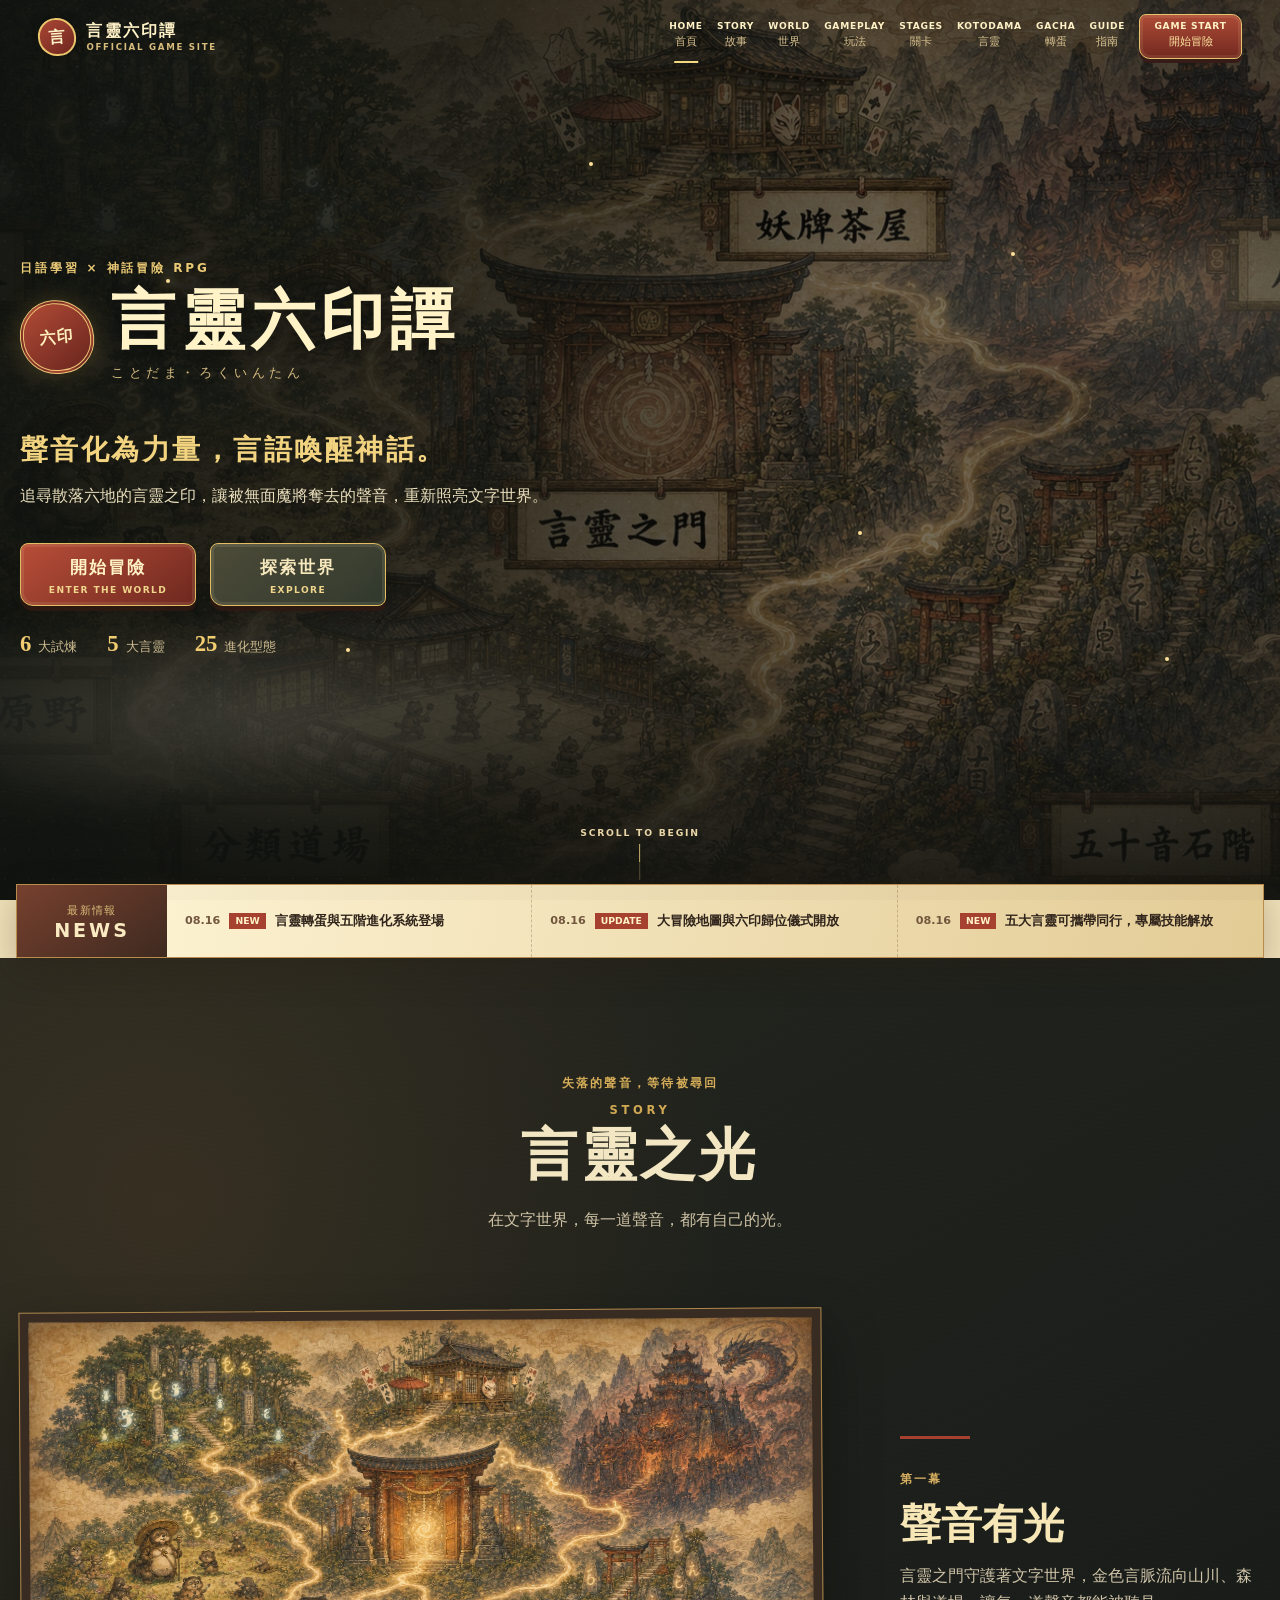
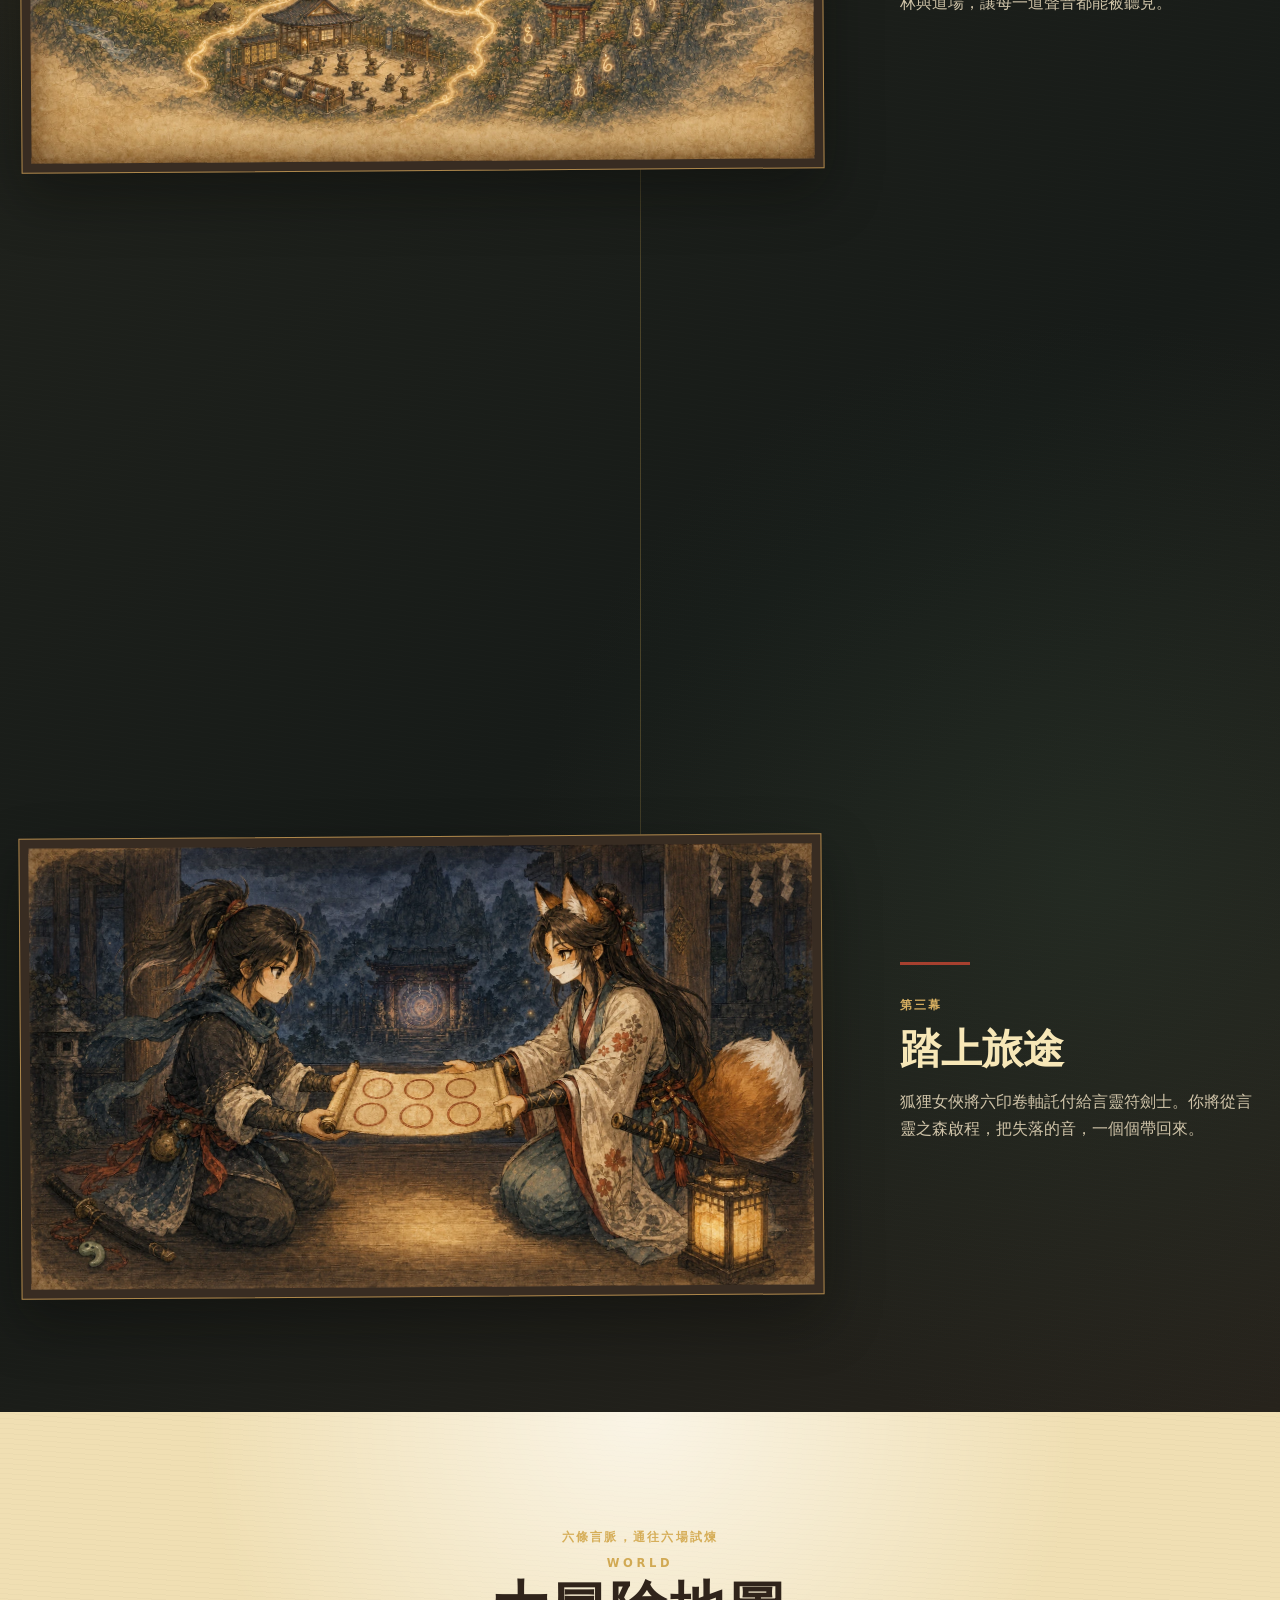
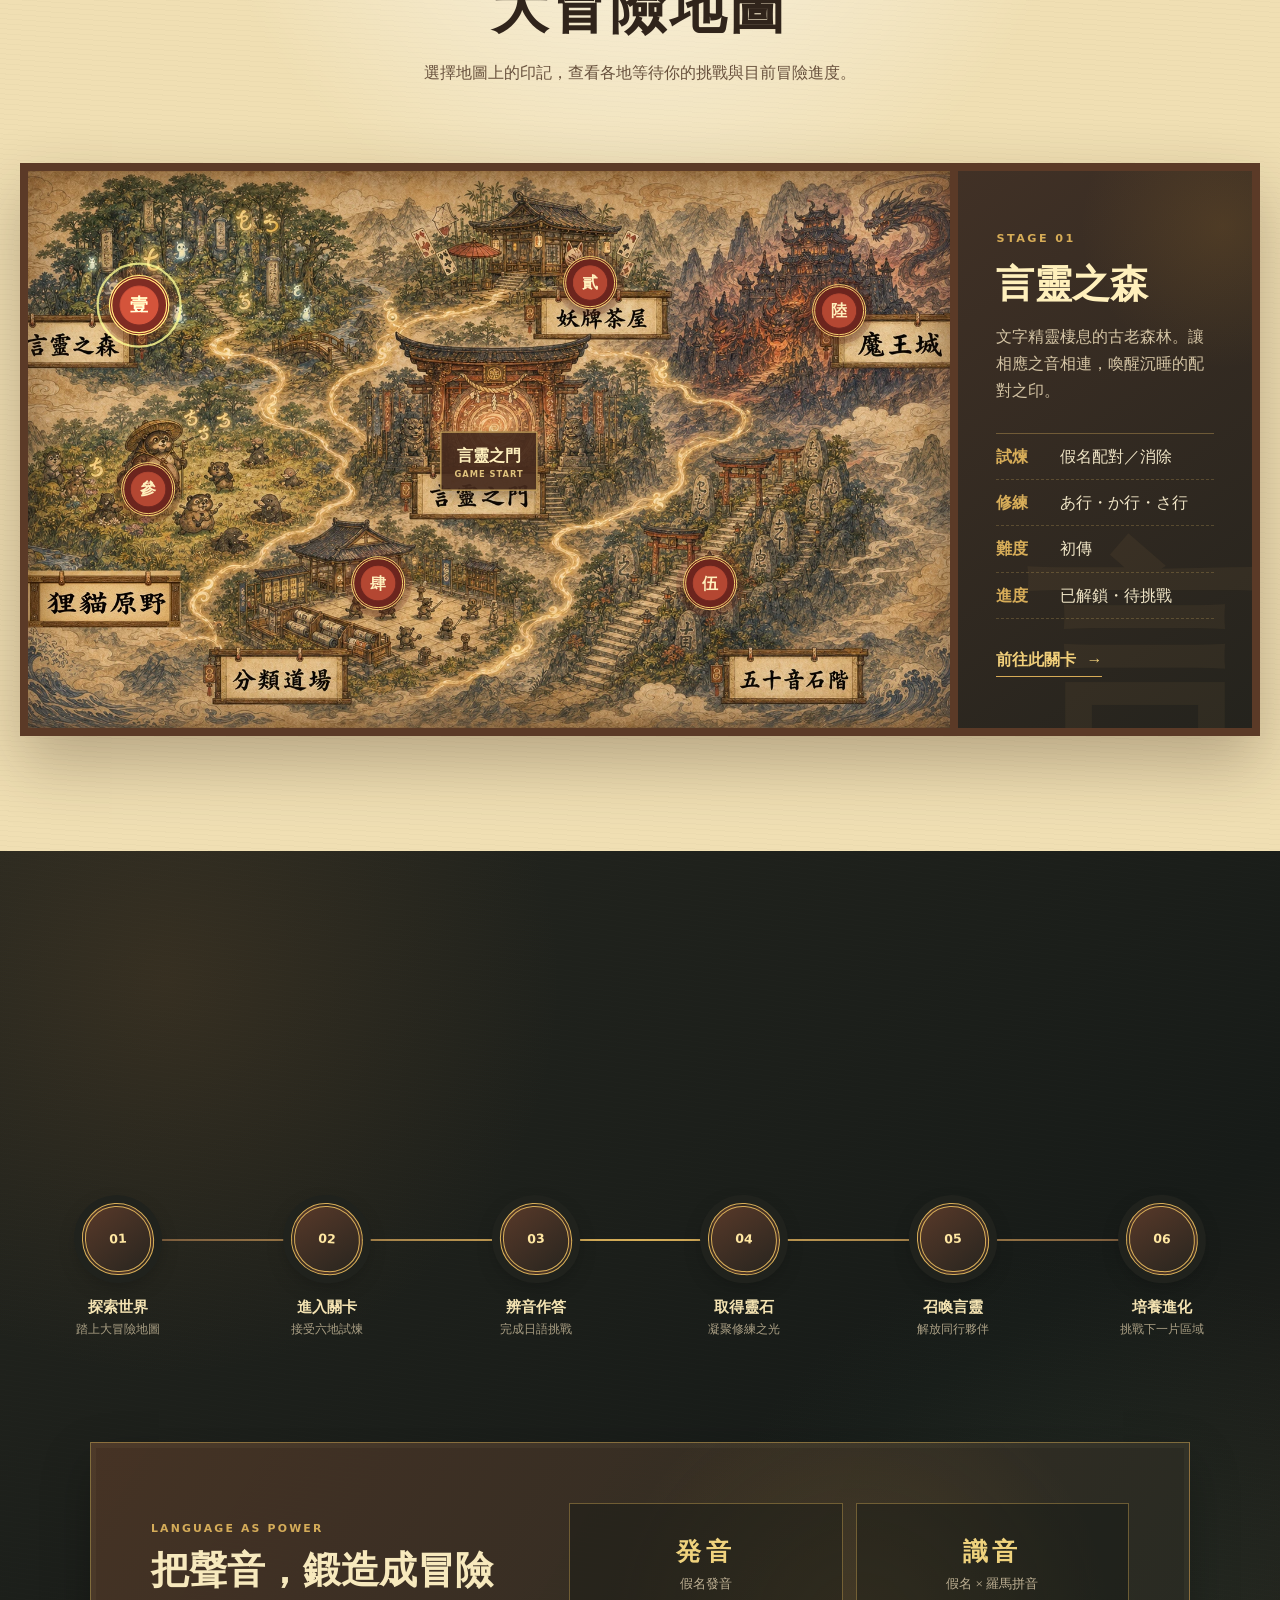
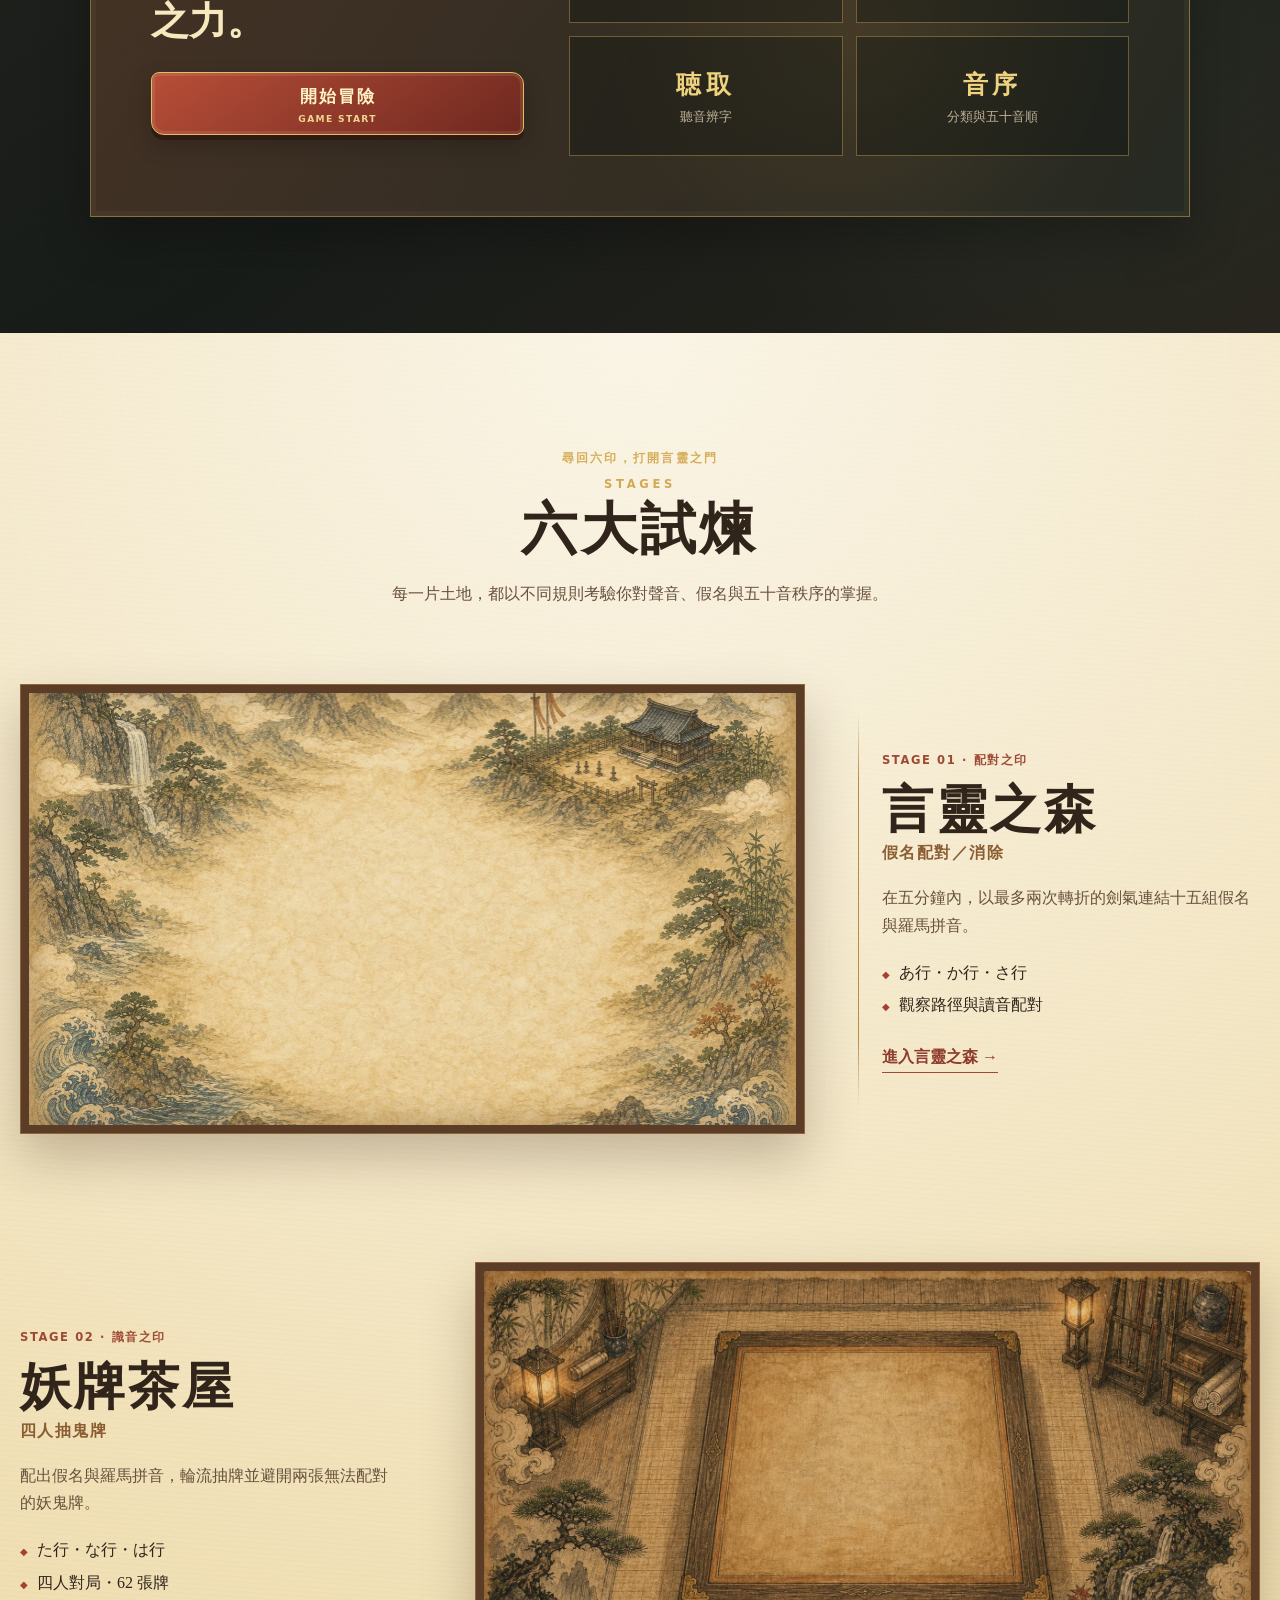
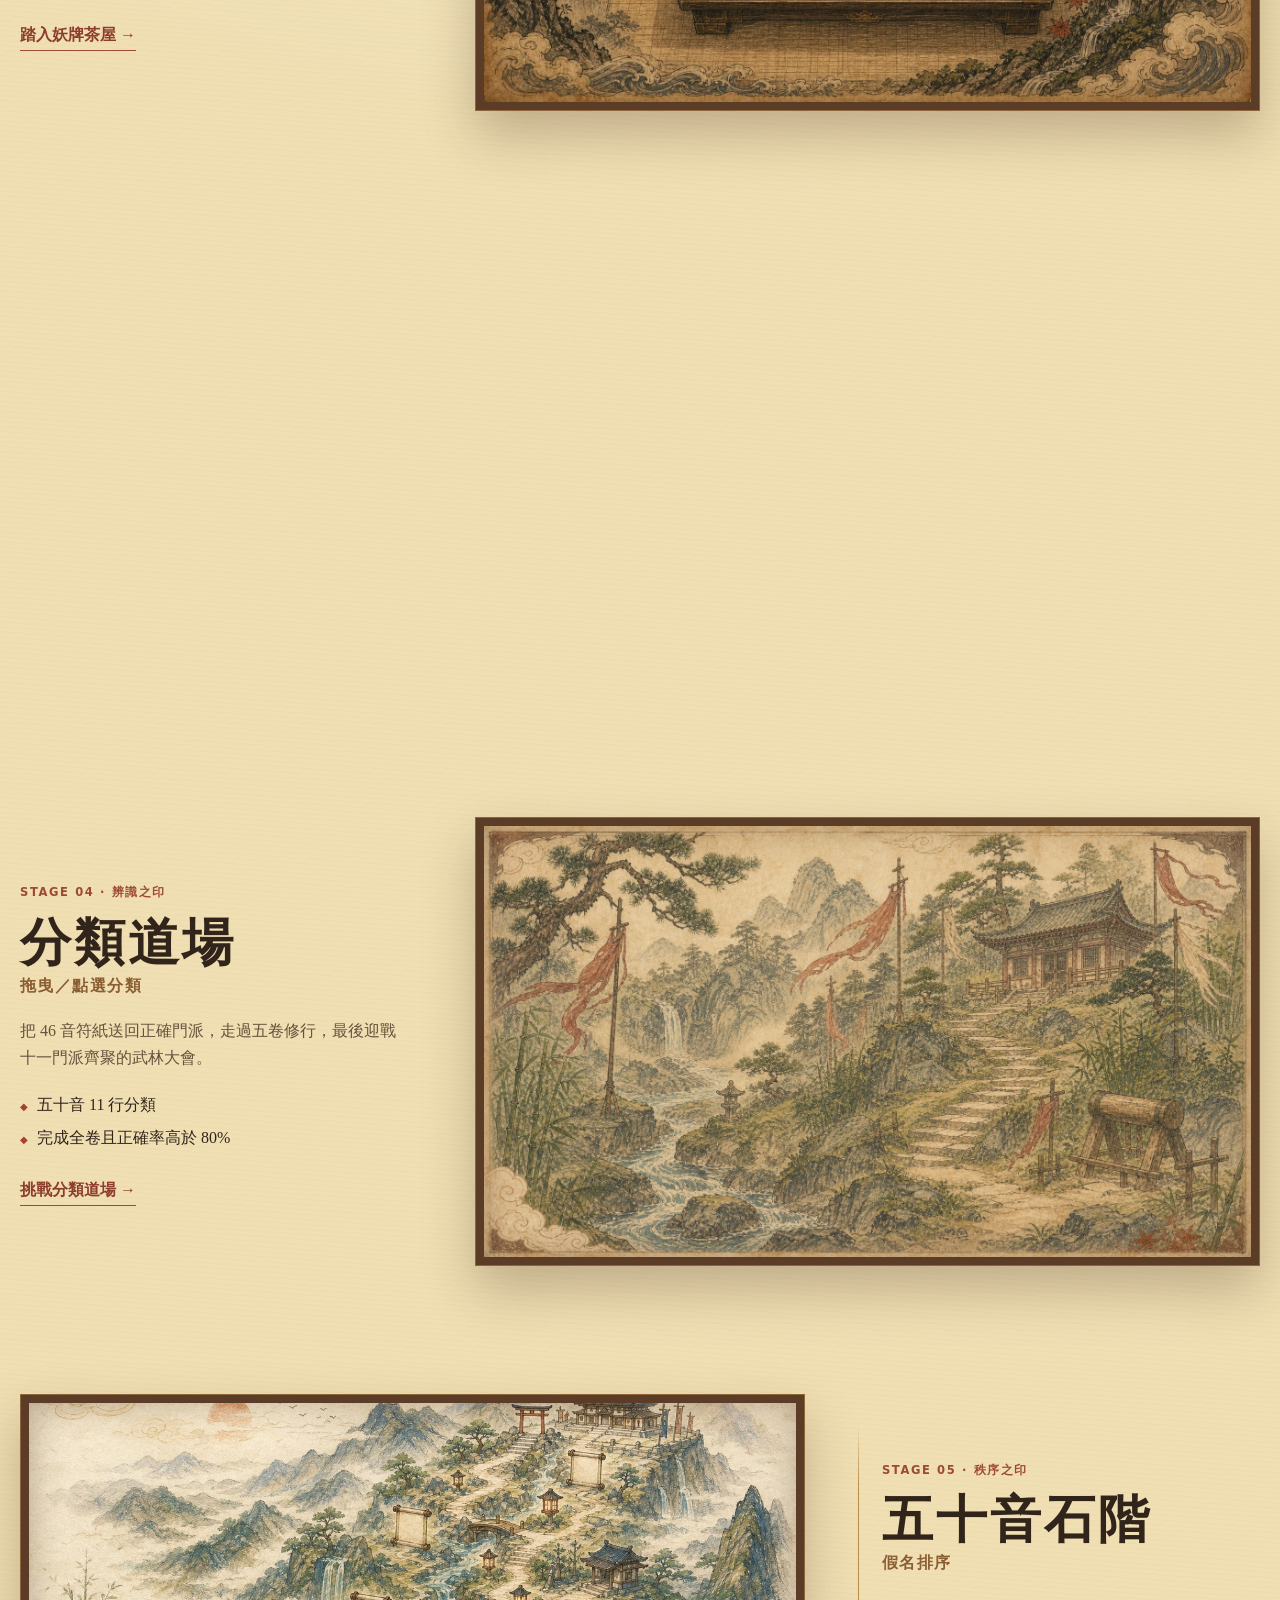
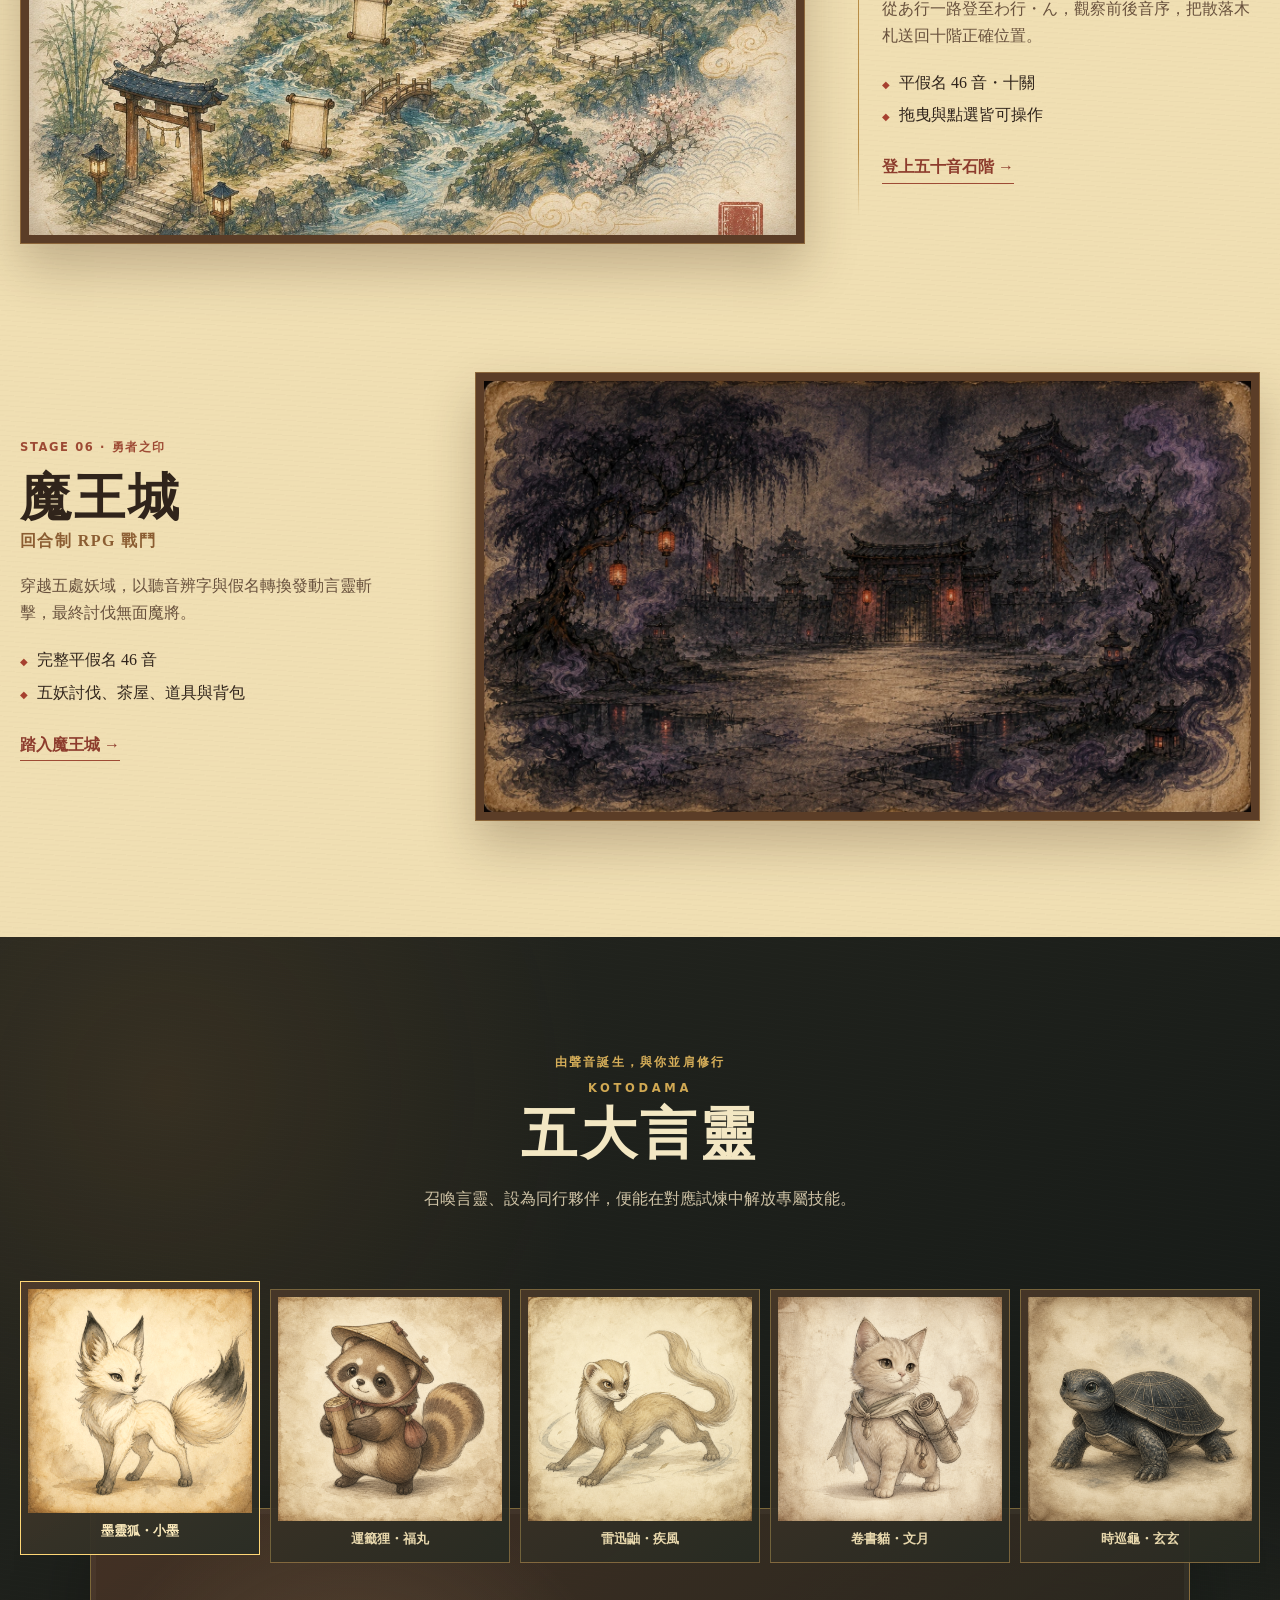
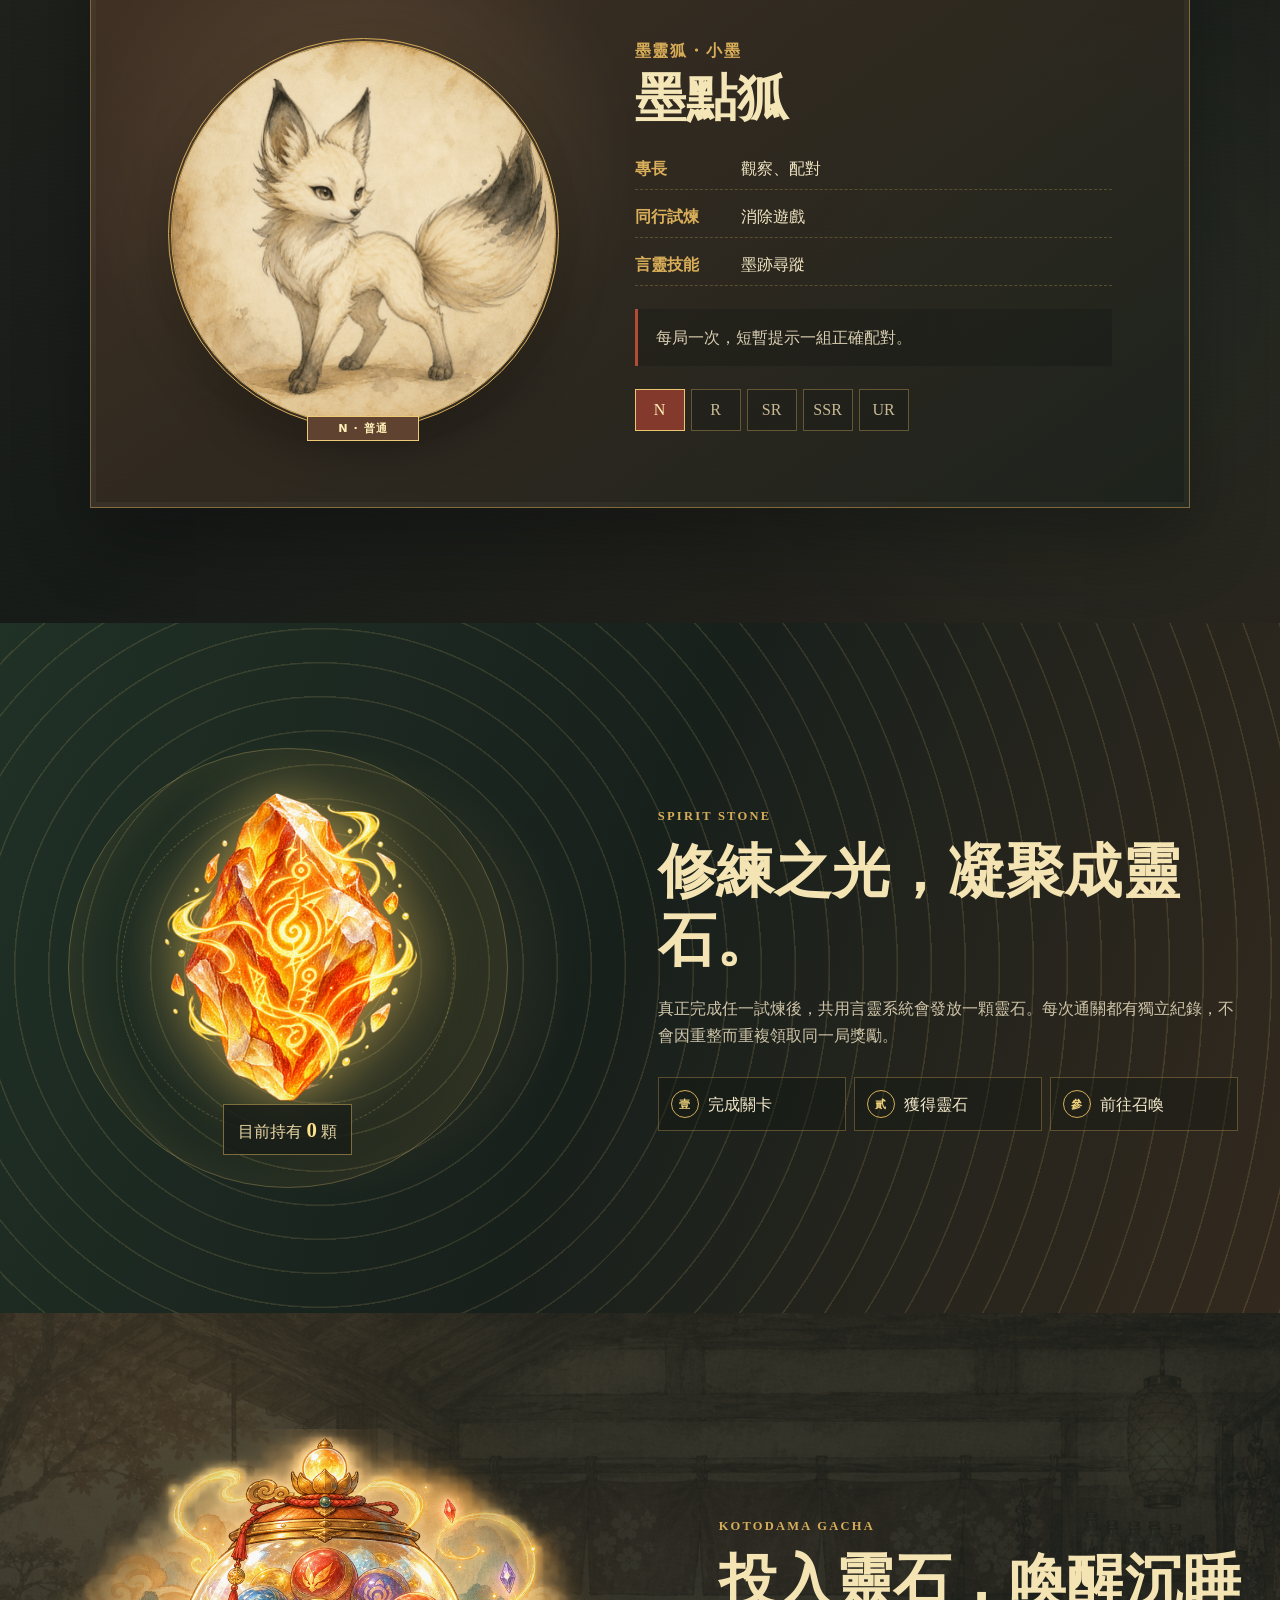
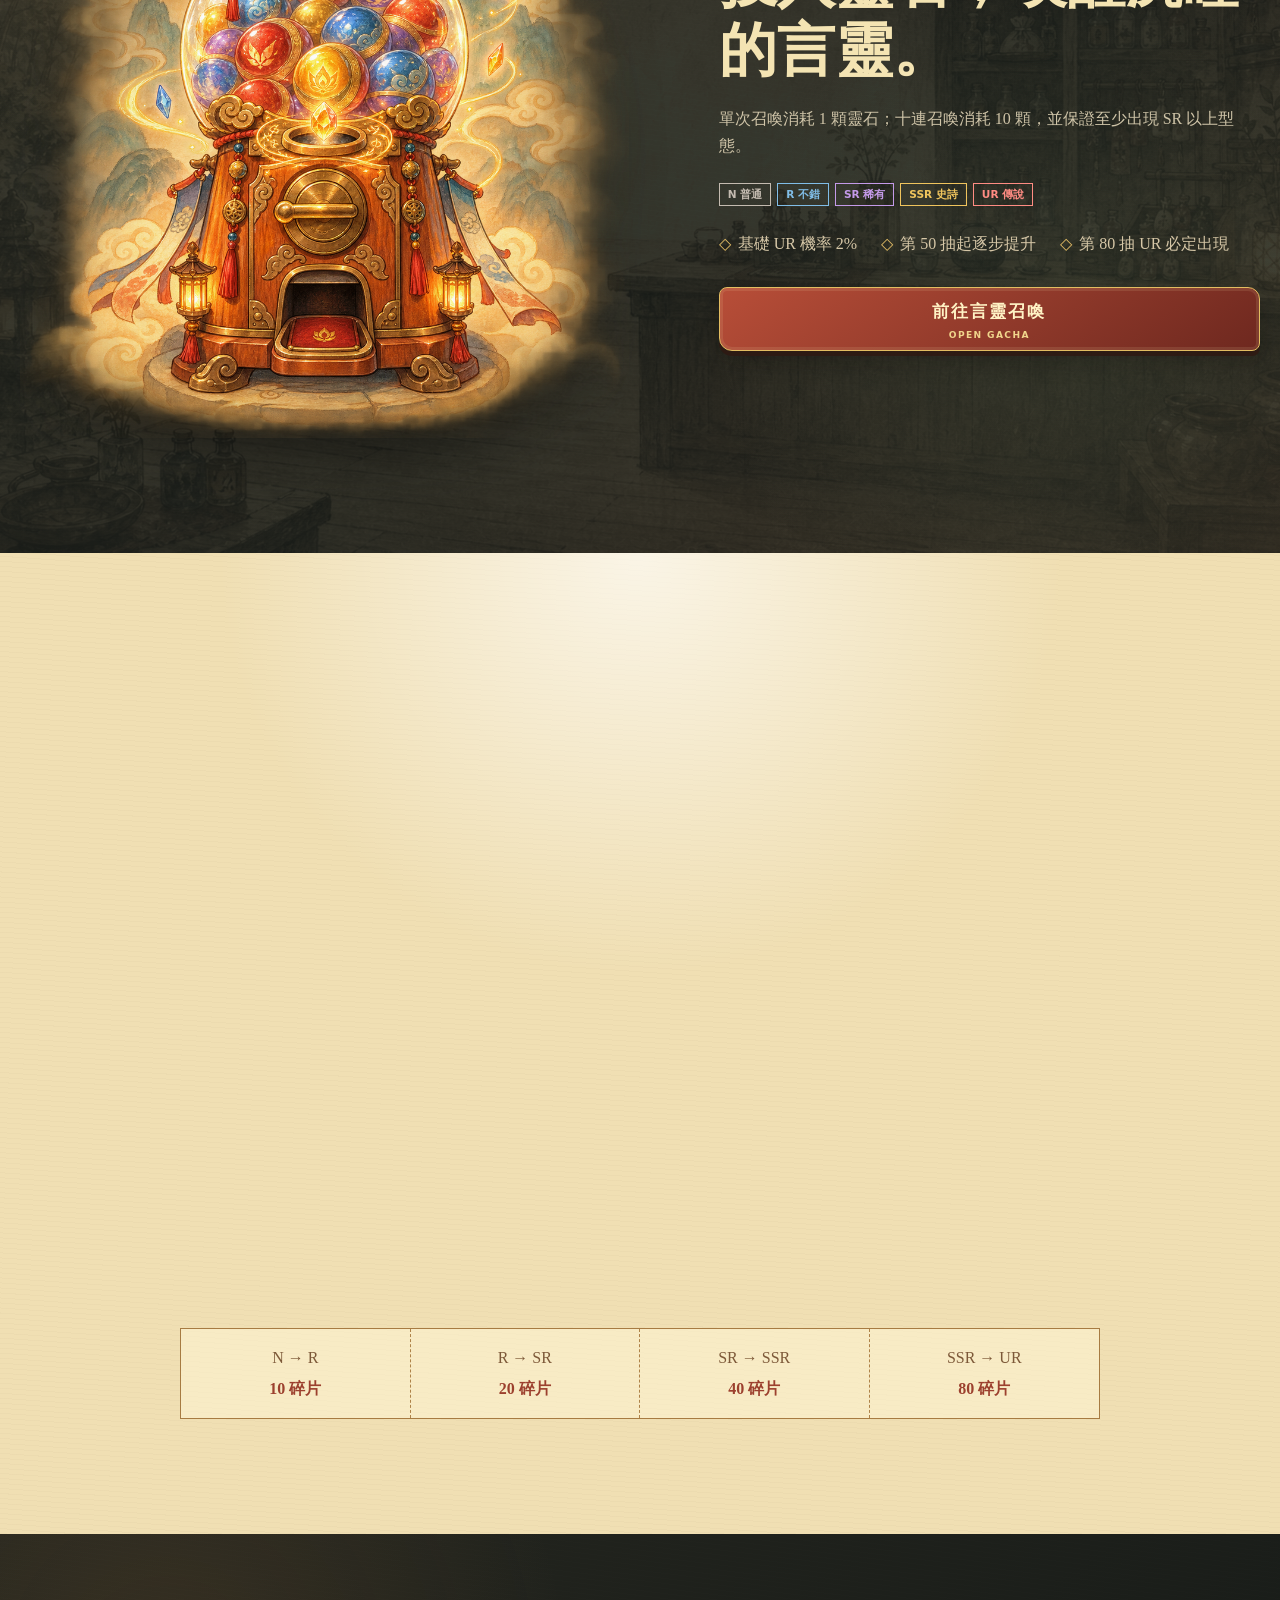
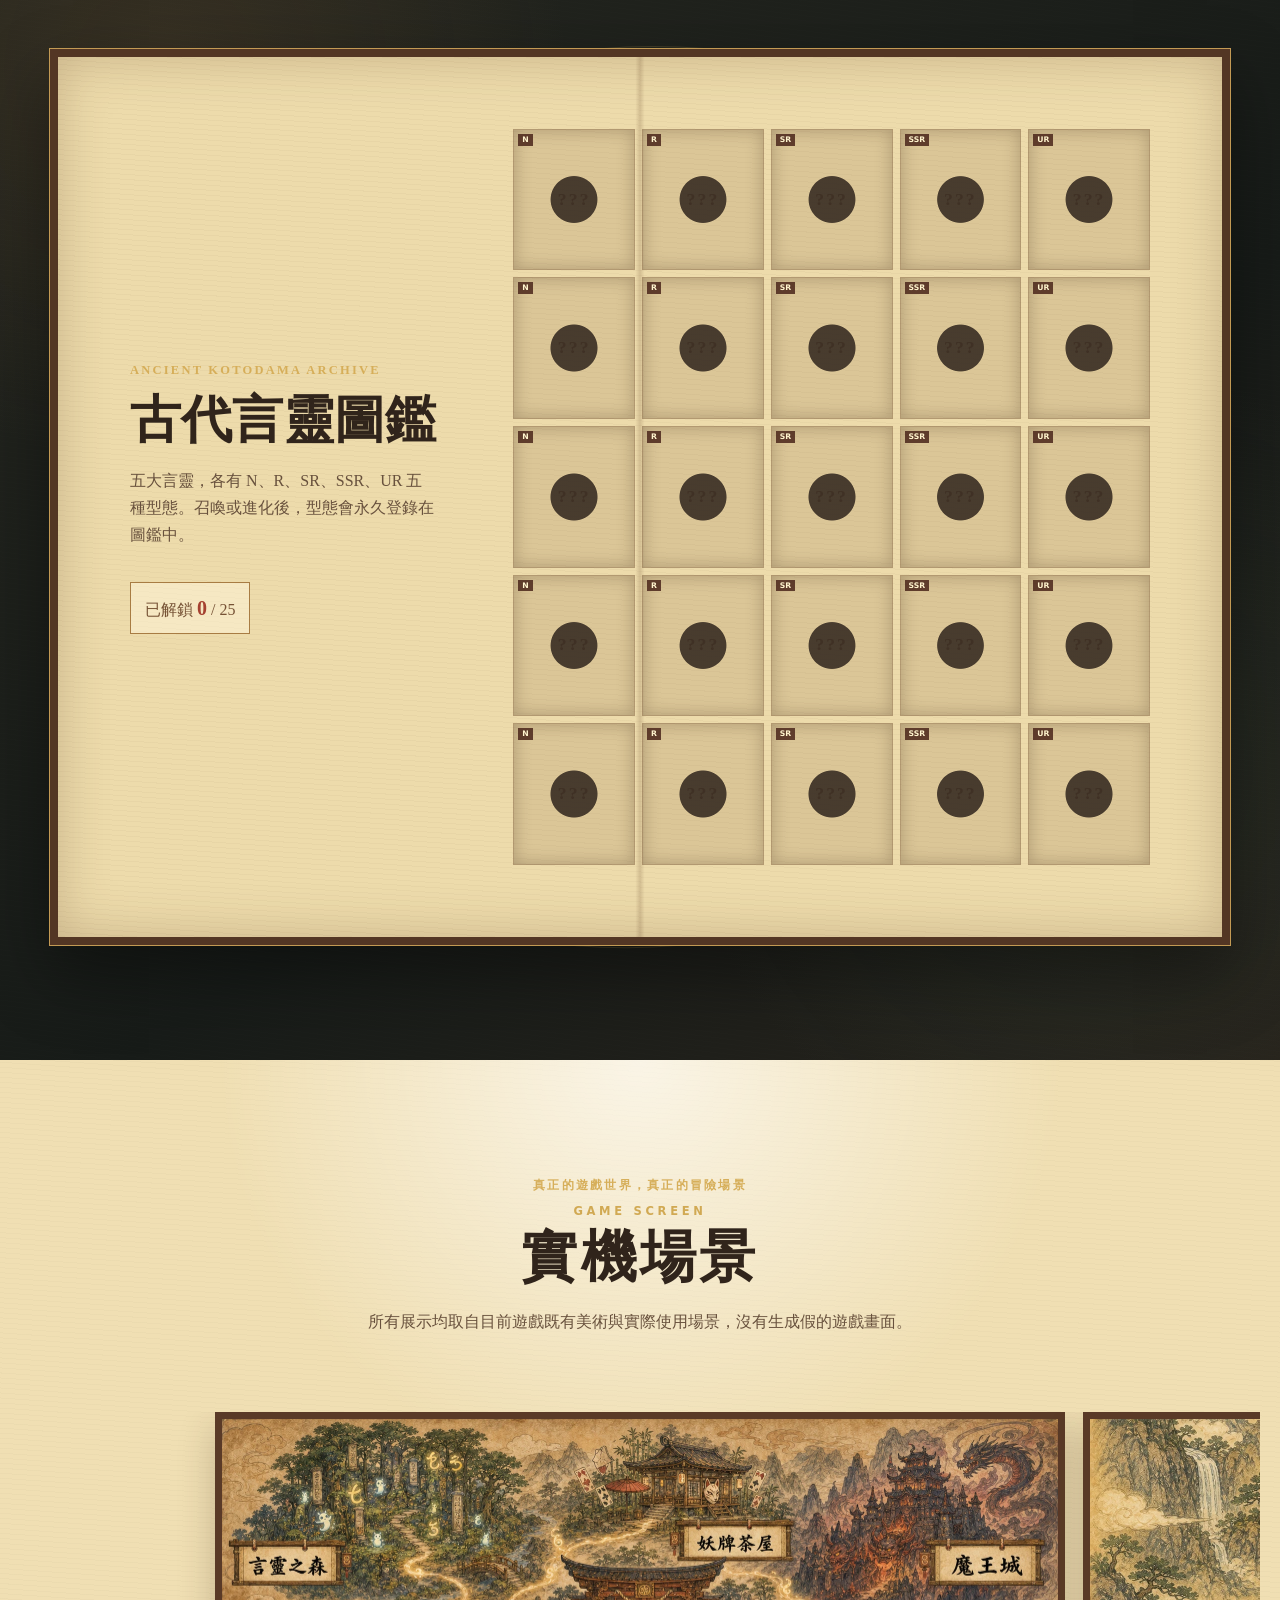
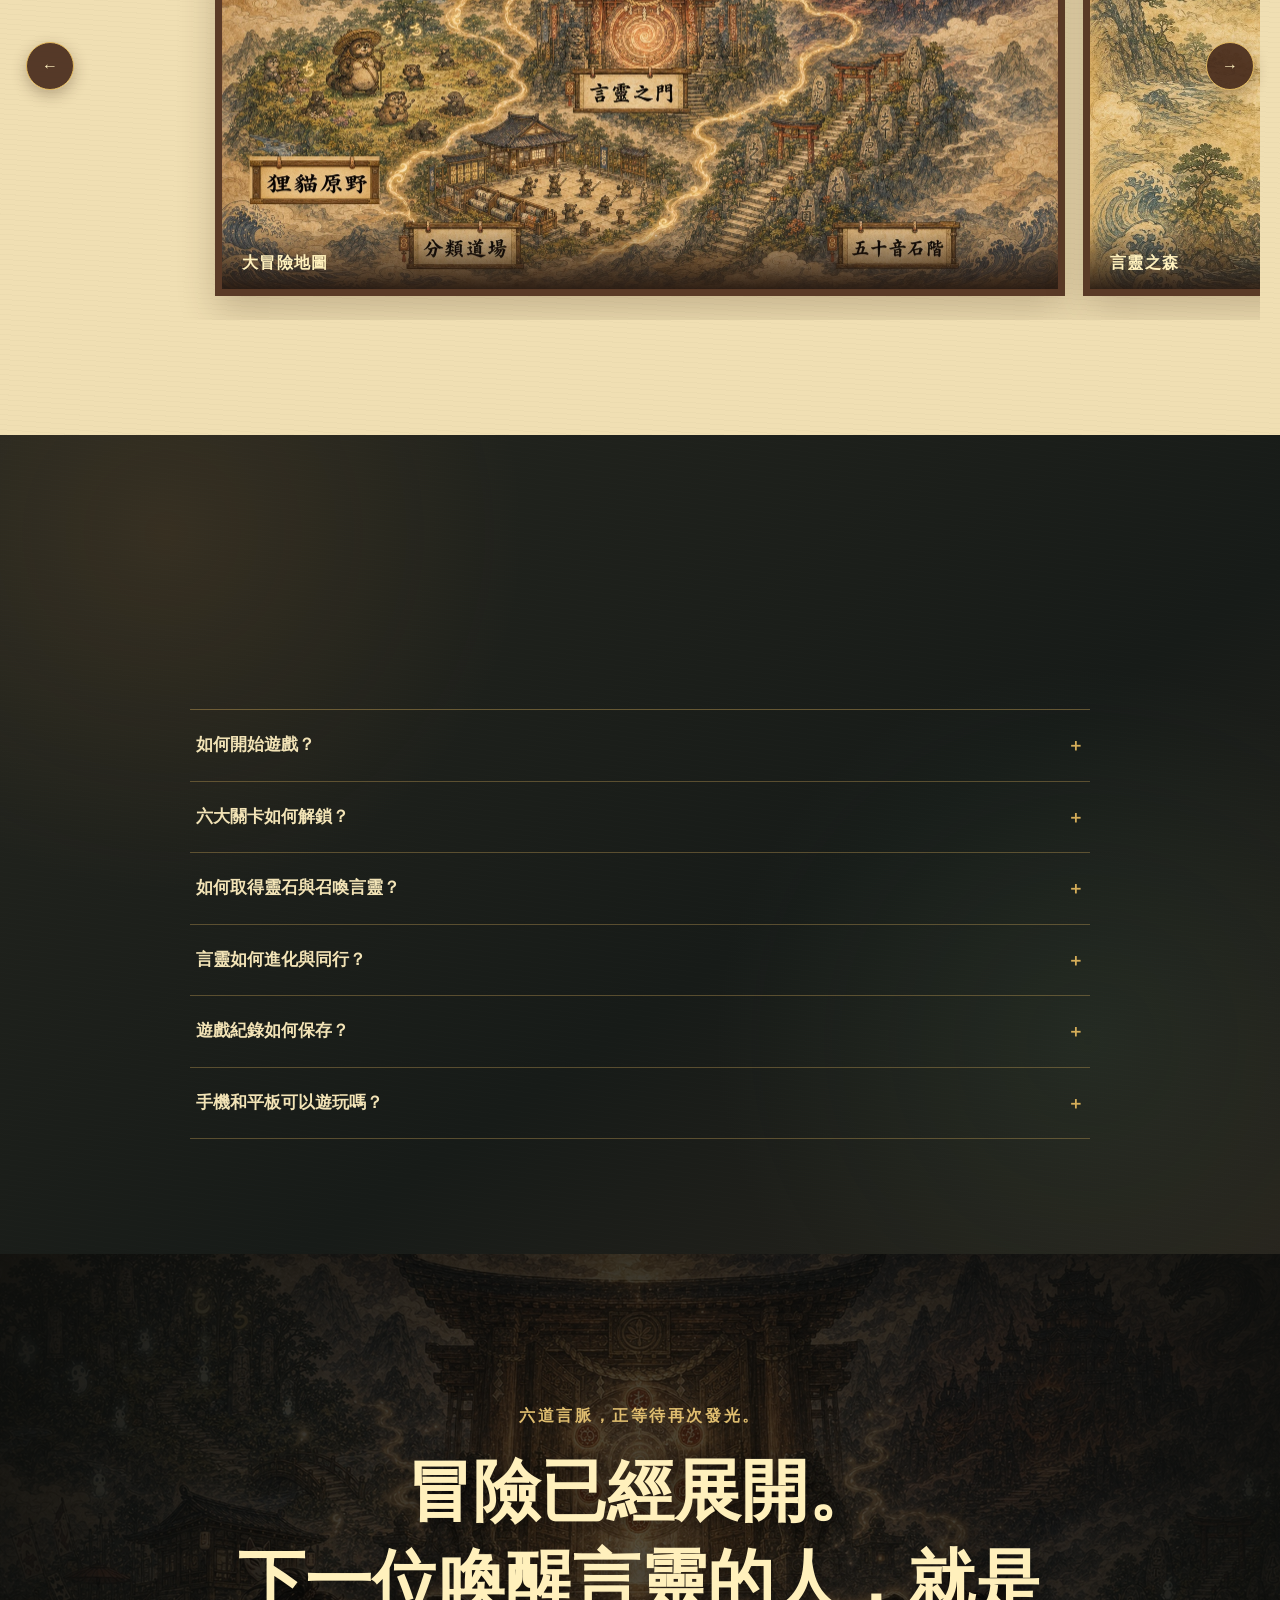
<file: 遊戲介紹網站/index.html>
<!doctype html>
<html lang="zh-Hant">
<head>
  <meta charset="UTF-8">
  <meta name="viewport" content="width=device-width, initial-scale=1, viewport-fit=cover">
  <meta name="theme-color" content="#231d17">
  <meta name="description" content="《言靈六印譚》官方遊戲網站。踏入日本神話風冒險世界，通過六大日語試煉、蒐集靈石、召喚五大言靈並見證進化。">
  <meta property="og:title" content="言靈六印譚｜官方遊戲網站">
  <meta property="og:description" content="聲音化為力量，言語喚醒神話。尋回六枚言靈之印，讓失落的聲音再次發光。">
  <meta property="og:image" content="../示範作品/大冒險地圖/cover.webp">
  <meta property="og:type" content="website">
  <title>言靈六印譚｜官方遊戲網站</title>
  <link rel="icon" href="data:,">
  <link rel="preload" as="image" href="../示範作品/大冒險地圖/map-bg.webp" fetchpriority="high">
  <link rel="stylesheet" href="css/style.css">
</head>
<body>
  <a class="skip-link" href="#main-content">跳到主要內容</a>

  <div class="loading-screen" id="loadingScreen" role="status" aria-label="網站載入中">
    <div class="loading-seal" aria-hidden="true">言靈</div>
    <strong>言靈六印譚</strong>
    <span>言靈正在甦醒……</span>
  </div>

  <header class="site-header" id="siteHeader">
    <a class="nav-brand" href="#home" aria-label="回到言靈六印譚官方網站首頁">
      <span class="nav-seal" aria-hidden="true">言</span>
      <span><b>言靈六印譚</b><small>OFFICIAL GAME SITE</small></span>
    </a>
    <button class="menu-toggle" id="menuToggle" type="button" aria-controls="primaryNav" aria-expanded="false" aria-label="開啟導覽選單">
      <span></span><span></span><span></span>
    </button>
    <nav class="primary-nav" id="primaryNav" aria-label="主要導覽">
      <a href="#home"><span>HOME</span><small>首頁</small></a>
      <a href="#story"><span>STORY</span><small>故事</small></a>
      <a href="#world"><span>WORLD</span><small>世界</small></a>
      <a href="#gameplay"><span>GAMEPLAY</span><small>玩法</small></a>
      <a href="#stages"><span>STAGES</span><small>關卡</small></a>
      <a href="#kotodama"><span>KOTODAMA</span><small>言靈</small></a>
      <a href="#gacha"><span>GACHA</span><small>轉蛋</small></a>
      <a href="#guide"><span>GUIDE</span><small>指南</small></a>
      <a class="nav-start" href="../大冒險地圖/index.html"><span>GAME START</span><small>開始冒險</small></a>
    </nav>
  </header>

  <main id="main-content">
    <section class="hero" id="home" aria-labelledby="heroTitle">
      <div class="hero-backdrop" aria-hidden="true"></div>
      <div class="mist mist-a" aria-hidden="true"></div>
      <div class="mist mist-b" aria-hidden="true"></div>
      <div class="light-motes" aria-hidden="true"><i></i><i></i><i></i><i></i><i></i><i></i></div>
      <div class="hero-content">
        <p class="hero-overline">日語學習 × 神話冒險 RPG</p>
        <div class="hero-title-wrap">
          <span class="hero-title-seal" aria-hidden="true">六印</span>
          <div>
            <h1 id="heroTitle">言靈六印譚</h1>
            <p class="hero-jp">ことだま・ろくいんたん</p>
          </div>
        </div>
        <p class="hero-tagline">聲音化為力量，言語喚醒神話。</p>
        <p class="hero-lead">追尋散落六地的言靈之印，讓被無面魔將奪去的聲音，重新照亮文字世界。</p>
        <div class="hero-actions">
          <a class="game-button game-button-primary" href="../大冒險地圖/index.html"><span>開始冒險</span><small>ENTER THE WORLD</small></a>
          <a class="game-button game-button-secondary" href="#world"><span>探索世界</span><small>EXPLORE</small></a>
        </div>
        <div class="hero-meta" aria-label="遊戲特色摘要">
          <span><b>6</b> 大試煉</span><span><b>5</b> 大言靈</span><span><b>25</b> 進化型態</span>
        </div>
      </div>
      <a class="scroll-cue" href="#news" aria-label="向下探索">
        <span>SCROLL TO BEGIN</span><i aria-hidden="true"></i>
      </a>
    </section>

    <section class="news-strip" id="news" aria-labelledby="newsTitle">
      <div class="news-heading">
        <span>最新情報</span>
        <h2 id="newsTitle">NEWS</h2>
      </div>
      <div class="news-list">
        <article><time datetime="2026-08-16">08.16</time><b>NEW</b><p>言靈轉蛋與五階進化系統登場</p></article>
        <article><time datetime="2026-08-16">08.16</time><b>UPDATE</b><p>大冒險地圖與六印歸位儀式開放</p></article>
        <article><time datetime="2026-08-16">08.16</time><b>NEW</b><p>五大言靈可攜帶同行，專屬技能解放</p></article>
      </div>
    </section>

    <section class="story section-dark" id="story" aria-labelledby="storyTitle">
      <div class="section-intro reveal">
        <p class="section-kicker">失落的聲音，等待被尋回</p>
        <h2 id="storyTitle"><span>STORY</span> 言靈之光</h2>
        <p>在文字世界，每一道聲音，都有自己的光。</p>
      </div>
      <div class="story-chapters">
        <article class="story-chapter reveal">
          <figure><img src="../大冒險地圖/assets/images/begin-01.webp" width="1672" height="941" loading="lazy" alt="言靈之門將金色言脈送往六個修練之地，文字精靈在世界中飛舞"></figure>
          <div class="story-copy"><span>第一幕</span><h3>聲音有光</h3><p>言靈之門守護著文字世界，金色言脈流向山川、森林與道場，讓每一道聲音都能被聽見。</p></div>
        </article>
        <article class="story-chapter reverse reveal">
          <figure><img src="../大冒險地圖/assets/images/begin-02.webp" width="1672" height="941" loading="lazy" alt="無面魔將揮刀斬斷言脈，六枚言靈之印飛散各地"></figure>
          <div class="story-copy"><span>第二幕</span><h3>六印散落</h3><p>無面魔將斬斷言脈，封閉中央大門。配對、識音、迅捷、辨識、秩序與勇者六印，自此散入各地。</p></div>
        </article>
        <article class="story-chapter reveal">
          <figure><img src="../大冒險地圖/assets/images/begin-03.webp" width="1672" height="941" loading="lazy" alt="狐狸女俠將六印卷軸託付給言靈符劍士"></figure>
          <div class="story-copy"><span>第三幕</span><h3>踏上旅途</h3><p>狐狸女俠將六印卷軸託付給言靈符劍士。你將從言靈之森啟程，把失落的音，一個個帶回來。</p></div>
        </article>
      </div>
    </section>

    <section class="world" id="world" aria-labelledby="worldTitle">
      <div class="section-intro section-intro-light reveal">
        <p class="section-kicker">六條言脈，通往六場試煉</p>
        <h2 id="worldTitle"><span>WORLD</span> 大冒險地圖</h2>
        <p>選擇地圖上的印記，查看各地等待你的挑戰與目前冒險進度。</p>
      </div>
      <div class="world-layout reveal">
        <div class="map-wrap" id="mapWrap">
          <img src="../示範作品/大冒險地圖/map-bg.webp" width="1672" height="941" loading="lazy" alt="言靈六印譚大冒險地圖，六個試煉地區環繞中央言靈之門">
          <button class="map-pin pin-1 is-active" type="button" data-stage="0" aria-label="查看言靈之森"><span>壹</span></button>
          <button class="map-pin pin-2" type="button" data-stage="1" aria-label="查看妖牌茶屋"><span>貳</span></button>
          <button class="map-pin pin-3" type="button" data-stage="2" aria-label="查看狸貓原野"><span>參</span></button>
          <button class="map-pin pin-4" type="button" data-stage="3" aria-label="查看分類道場"><span>肆</span></button>
          <button class="map-pin pin-5" type="button" data-stage="4" aria-label="查看五十音石階"><span>伍</span></button>
          <button class="map-pin pin-6" type="button" data-stage="5" aria-label="查看魔王城"><span>陸</span></button>
          <a class="map-gate-link" href="../大冒險地圖/index.html" aria-label="前往真正的大冒險地圖"><span>言靈之門</span><small>GAME START</small></a>
        </div>
        <aside class="map-detail" id="mapDetail" aria-live="polite">
          <span class="map-detail-number" id="mapStageNumber">STAGE 01</span>
          <h3 id="mapStageName">言靈之森</h3>
          <p id="mapStageStory">文字精靈棲息的古老森林。讓相應之音相連，喚醒沉睡的配對之印。</p>
          <dl>
            <div><dt>試煉</dt><dd id="mapStageGame">假名配對／消除</dd></div>
            <div><dt>修練</dt><dd id="mapStageLearning">あ行・か行・さ行</dd></div>
            <div><dt>難度</dt><dd id="mapStageDifficulty">初傳</dd></div>
            <div><dt>進度</dt><dd id="mapStageProgress" class="progress-value">讀取中</dd></div>
          </dl>
          <a id="mapStageLink" class="text-link" href="../遊戲1_消除遊戲/kana-ink-link-game/index.html">前往此關卡 <span aria-hidden="true">→</span></a>
        </aside>
      </div>
    </section>

    <section class="gameplay section-dark" id="gameplay" aria-labelledby="gameplayTitle">
      <div class="section-intro reveal">
        <p class="section-kicker">每一次作答，都是一次言靈試煉</p>
        <h2 id="gameplayTitle"><span>GAMEPLAY</span> 冒險循環</h2>
        <p>日語能力不在課本清單裡，而會直接化作前進、戰鬥、召喚與成長的力量。</p>
      </div>
      <ol class="game-loop reveal" aria-label="遊戲核心流程">
        <li><span>01</span><b>探索世界</b><small>踏上大冒險地圖</small></li>
        <li><span>02</span><b>進入關卡</b><small>接受六地試煉</small></li>
        <li><span>03</span><b>辨音作答</b><small>完成日語挑戰</small></li>
        <li><span>04</span><b>取得靈石</b><small>凝聚修練之光</small></li>
        <li><span>05</span><b>召喚言靈</b><small>解放同行夥伴</small></li>
        <li><span>06</span><b>培養進化</b><small>挑戰下一片區域</small></li>
      </ol>
      <div class="learning-shrine reveal">
        <div class="learning-copy"><p>LANGUAGE AS POWER</p><h3>把聲音，鍛造成冒險之力。</h3><a class="game-button game-button-primary" href="../大冒險地圖/index.html"><span>開始冒險</span><small>GAME START</small></a></div>
        <div class="learning-runes">
          <span><b>発音</b><small>假名發音</small></span>
          <span><b>識音</b><small>假名 × 羅馬拼音</small></span>
          <span><b>聴取</b><small>聽音辨字</small></span>
          <span><b>音序</b><small>分類與五十音順</small></span>
        </div>
      </div>
    </section>

    <section class="stages" id="stages" aria-labelledby="stagesTitle">
      <div class="section-intro section-intro-light reveal">
        <p class="section-kicker">尋回六印，打開言靈之門</p>
        <h2 id="stagesTitle"><span>STAGES</span> 六大試煉</h2>
        <p>每一片土地，都以不同規則考驗你對聲音、假名與五十音秩序的掌握。</p>
      </div>
      <div class="stage-journey">
        <article class="stage-feature reveal">
          <figure><img src="../遊戲1_消除遊戲/kana-ink-link-game/assets/images/main-background.webp" width="1536" height="1024" loading="lazy" alt="言靈之森墨影連連看場景"></figure>
          <div><span class="stage-index">STAGE 01 · 配對之印</span><h3>言靈之森</h3><p class="stage-type">假名配對／消除</p><p>在五分鐘內，以最多兩次轉折的劍氣連結十五組假名與羅馬拼音。</p><ul><li>あ行・か行・さ行</li><li>觀察路徑與讀音配對</li></ul><a href="../遊戲1_消除遊戲/kana-ink-link-game/index.html">進入言靈之森 →</a></div>
        </article>
        <article class="stage-feature reverse reveal">
          <figure><img src="../遊戲2_抽鬼牌/assets/images/bg-table.webp" width="1672" height="941" loading="lazy" alt="妖牌茶屋四人牌桌場景"></figure>
          <div><span class="stage-index">STAGE 02 · 識音之印</span><h3>妖牌茶屋</h3><p class="stage-type">四人抽鬼牌</p><p>配出假名與羅馬拼音，輪流抽牌並避開兩張無法配對的妖鬼牌。</p><ul><li>た行・な行・は行</li><li>四人對局・62 張牌</li></ul><a href="../遊戲2_抽鬼牌/index.html">踏入妖牌茶屋 →</a></div>
        </article>
        <article class="stage-feature reveal">
          <figure><img src="../遊戲3_打地鼠/assets/images/bg_title.webp" width="1536" height="1024" loading="lazy" alt="狸貓原野打地鼠修行場景"></figure>
          <div><span class="stage-index">STAGE 03 · 迅捷之印</span><h3>狸貓原野</h3><p class="stage-type">三分鐘反應試煉</p><p>看清羅馬拼音，在七秒內擊中正確假名武者；干擾角色現身時，先忍住別出招。</p><ul><li>ま行～ん・共 16 音</li><li>速度、連擊與五顆生命</li></ul><a href="../遊戲3_打地鼠/index.html">奔赴狸貓原野 →</a></div>
        </article>
        <article class="stage-feature reverse reveal">
          <figure><img src="../遊戲4_拖曳分類/assets/images/level_3_fenglin_dojo.webp" width="1672" height="941" loading="lazy" alt="分類道場風林修行場景"></figure>
          <div><span class="stage-index">STAGE 04 · 辨識之印</span><h3>分類道場</h3><p class="stage-type">拖曳／點選分類</p><p>把 46 音符紙送回正確門派，走過五卷修行，最後迎戰十一門派齊聚的武林大會。</p><ul><li>五十音 11 行分類</li><li>完成全卷且正確率高於 80%</li></ul><a href="../遊戲4_拖曳分類/index.html">挑戰分類道場 →</a></div>
        </article>
        <article class="stage-feature reveal">
          <figure><img src="../遊戲5_排序/assets/images/style-guide-map.webp" width="1200" height="800" loading="lazy" alt="五十音石階十階修行地圖"></figure>
          <div><span class="stage-index">STAGE 05 · 秩序之印</span><h3>五十音石階</h3><p class="stage-type">假名排序</p><p>從あ行一路登至わ行・ん，觀察前後音序，把散落木札送回十階正確位置。</p><ul><li>平假名 46 音・十關</li><li>拖曳與點選皆可操作</li></ul><a href="../遊戲5_排序/index.html">登上五十音石階 →</a></div>
        </article>
        <article class="stage-feature reverse reveal">
          <figure><img src="../遊戲6_RPG打怪/assets/images/bg-stage5-demon-castle.webp" width="1672" height="941" loading="lazy" alt="無月妖城最終討伐場景"></figure>
          <div><span class="stage-index">STAGE 06 · 勇者之印</span><h3>魔王城</h3><p class="stage-type">回合制 RPG 戰鬥</p><p>穿越五處妖域，以聽音辨字與假名轉換發動言靈斬擊，最終討伐無面魔將。</p><ul><li>完整平假名 46 音</li><li>五妖討伐、茶屋、道具與背包</li></ul><a href="../遊戲6_RPG打怪/index.html">踏入魔王城 →</a></div>
        </article>
      </div>
    </section>

    <section class="kotodama section-dark" id="kotodama" aria-labelledby="kotodamaTitle">
      <div class="section-intro reveal">
        <p class="section-kicker">由聲音誕生，與你並肩修行</p>
        <h2 id="kotodamaTitle"><span>KOTODAMA</span> 五大言靈</h2>
        <p>召喚言靈、設為同行夥伴，便能在對應試煉中解放專屬技能。</p>
      </div>
      <div class="pet-selector reveal" role="tablist" aria-label="選擇言靈">
        <button class="pet-tab is-active" type="button" role="tab" aria-selected="true" data-pet="xiaomo"><img src="../遊戲7_轉蛋機/assets/images/pets/xiaomo-n.png" width="768" height="768" loading="lazy" alt="墨點狐"><span>墨靈狐・小墨</span></button>
        <button class="pet-tab" type="button" role="tab" aria-selected="false" data-pet="fuwan"><img src="../遊戲7_轉蛋機/assets/images/pets/fuwan-n.png" width="768" height="768" loading="lazy" alt="小福狸"><span>運籤狸・福丸</span></button>
        <button class="pet-tab" type="button" role="tab" aria-selected="false" data-pet="jifeng"><img src="../遊戲7_轉蛋機/assets/images/pets/jifeng-n.png" width="768" height="768" loading="lazy" alt="迅鼬"><span>雷迅鼬・疾風</span></button>
        <button class="pet-tab" type="button" role="tab" aria-selected="false" data-pet="wenyue"><img src="../遊戲7_轉蛋機/assets/images/pets/wenyue-n.png" width="768" height="768" loading="lazy" alt="書卷貓"><span>卷書貓・文月</span></button>
        <button class="pet-tab" type="button" role="tab" aria-selected="false" data-pet="xuanxuan"><img src="../遊戲7_轉蛋機/assets/images/pets/xuanxuan-n.png" width="768" height="768" loading="lazy" alt="小玄龜"><span>時巡龜・玄玄</span></button>
      </div>
      <article class="pet-detail reveal" id="petDetail" role="tabpanel">
        <div class="pet-portrait"><span class="pet-rarity" id="petRarity">N · 普通</span><img id="petImage" src="../遊戲7_轉蛋機/assets/images/pets/xiaomo-n.png" width="768" height="768" loading="lazy" alt="墨點狐"></div>
        <div class="pet-copy">
          <p id="petFamily">墨靈狐・小墨</p><h3 id="petName">墨點狐</h3>
          <dl><div><dt>專長</dt><dd id="petTalent">觀察、配對</dd></div><div><dt>同行試煉</dt><dd id="petGame">消除遊戲</dd></div><div><dt>言靈技能</dt><dd id="petSkill">墨跡尋蹤</dd></div></dl>
          <p id="petAbility">每局一次，短暫提示一組正確配對。</p>
          <div class="pet-forms" id="petForms" aria-label="言靈進化型態"></div>
        </div>
      </article>
    </section>

    <section class="spirit-stone" id="spirit-stone" aria-labelledby="stoneTitle">
      <div class="stone-visual reveal">
        <div class="stone-halo" aria-hidden="true"></div>
        <img src="../遊戲7_轉蛋機/assets/images/spirit-stone.png" width="384" height="384" loading="lazy" alt="完成試煉後凝聚的靈石">
        <span>目前持有 <b id="stoneCount">0</b> 顆</span>
      </div>
      <div class="stone-copy reveal">
        <p class="section-kicker">SPIRIT STONE</p>
        <h2 id="stoneTitle">修練之光，凝聚成靈石。</h2>
        <p>真正完成任一試煉後，共用言靈系統會發放一顆靈石。每次通關都有獨立紀錄，不會因重整而重複領取同一局獎勵。</p>
        <ol class="stone-flow"><li><span>壹</span>完成關卡</li><li><span>貳</span>獲得靈石</li><li><span>參</span>前往召喚</li></ol>
      </div>
    </section>

    <section class="gacha section-dark" id="gacha" aria-labelledby="gachaTitle">
      <div class="gacha-glow" aria-hidden="true"></div>
      <div class="gacha-machine reveal"><img src="../遊戲7_轉蛋機/assets/images/gacha-machine.png" width="1024" height="1024" loading="lazy" alt="裝滿言靈封珠的木製言靈轉蛋機"></div>
      <div class="gacha-copy reveal">
        <p class="section-kicker">KOTODAMA GACHA</p>
        <h2 id="gachaTitle">投入靈石，喚醒沉睡的言靈。</h2>
        <p>單次召喚消耗 1 顆靈石；十連召喚消耗 10 顆，並保證至少出現 SR 以上型態。</p>
        <div class="rarity-line" aria-label="言靈稀有度"><span>N 普通</span><span>R 不錯</span><span>SR 稀有</span><span>SSR 史詩</span><span>UR 傳說</span></div>
        <ul class="gacha-rules"><li>基礎 UR 機率 2%</li><li>第 50 抽起逐步提升</li><li>第 80 抽 UR 必定出現</li></ul>
        <a class="game-button game-button-primary" href="../遊戲7_轉蛋機/index.html"><span>前往言靈召喚</span><small>OPEN GACHA</small></a>
      </div>
    </section>

    <section class="evolution" id="evolution" aria-labelledby="evolutionTitle">
      <div class="section-intro section-intro-light reveal">
        <p class="section-kicker">從微小墨點，到開啟天書的九尾</p>
        <h2 id="evolutionTitle"><span>EVOLUTION</span> 言靈進化</h2>
        <p>相同或較低階的召喚結果會化為角色專屬碎片；集滿需求後，由你親手完成進化。</p>
      </div>
      <div class="evolution-path reveal" aria-label="墨靈狐小墨的進化示例">
        <article><span>N</span><img src="../遊戲7_轉蛋機/assets/images/pets/xiaomo-n.png" width="768" height="768" loading="lazy" alt="N 型態墨點狐"><h3>墨點狐</h3><small>初次甦醒</small></article>
        <i aria-hidden="true">→</i>
        <article><span>SR</span><img src="../遊戲7_轉蛋機/assets/images/pets/xiaomo-sr.png" width="768" height="768" loading="lazy" alt="SR 型態靈墨狐"><h3>靈墨狐</h3><small>靈墨指引</small></article>
        <i aria-hidden="true">→</i>
        <article><span>UR</span><img src="../遊戲7_轉蛋機/assets/images/pets/xiaomo-ur.png" width="768" height="768" loading="lazy" alt="UR 型態天書九尾"><h3>天書九尾</h3><small>天書啟示</small></article>
      </div>
      <div class="evolution-costs reveal"><span>N → R<b>10 碎片</b></span><span>R → SR<b>20 碎片</b></span><span>SR → SSR<b>40 碎片</b></span><span>SSR → UR<b>80 碎片</b></span></div>
    </section>

    <section class="collection section-dark" id="collection" aria-labelledby="collectionTitle">
      <div class="collection-book reveal">
        <div class="collection-heading"><p class="section-kicker">ANCIENT KOTODAMA ARCHIVE</p><h2 id="collectionTitle">古代言靈圖鑑</h2><p>五大言靈，各有 N、R、SR、SSR、UR 五種型態。召喚或進化後，型態會永久登錄在圖鑑中。</p><div class="collection-count">已解鎖 <b id="collectionUnlocked">0</b> / 25</div></div>
        <div class="collection-grid" id="collectionGrid" aria-live="polite"></div>
      </div>
    </section>

    <section class="gallery" id="gallery" aria-labelledby="galleryTitle">
      <div class="section-intro section-intro-light reveal">
        <p class="section-kicker">真正的遊戲世界，真正的冒險場景</p>
        <h2 id="galleryTitle"><span>GAME SCREEN</span> 實機場景</h2>
        <p>所有展示均取自目前遊戲既有美術與實際使用場景，沒有生成假的遊戲畫面。</p>
      </div>
      <div class="gallery-shell reveal">
        <button class="gallery-control prev" type="button" aria-label="上一張">←</button>
        <div class="gallery-track" id="galleryTrack">
          <button class="gallery-slide" type="button" data-caption="大冒險地圖｜六條言脈串起六大試煉" data-full="../示範作品/大冒險地圖/map-bg.webp"><img src="../示範作品/大冒險地圖/map-bg.webp" width="1672" height="941" loading="lazy" alt="大冒險地圖"><span>大冒險地圖</span></button>
          <button class="gallery-slide" type="button" data-caption="言靈之森｜墨影連連看" data-full="../遊戲1_消除遊戲/kana-ink-link-game/assets/images/main-background.webp"><img data-gallery-src="../遊戲1_消除遊戲/kana-ink-link-game/assets/images/main-background.webp" width="1536" height="1024" alt="言靈之森遊戲場景"><span>言靈之森</span></button>
          <button class="gallery-slide" type="button" data-caption="妖牌茶屋｜四人抽鬼牌" data-full="../遊戲2_抽鬼牌/assets/images/bg-table.webp"><img data-gallery-src="../遊戲2_抽鬼牌/assets/images/bg-table.webp" width="1672" height="941" alt="妖牌茶屋牌桌場景"><span>妖牌茶屋</span></button>
          <button class="gallery-slide" type="button" data-caption="狸貓原野｜三分鐘反應試煉" data-full="../遊戲3_打地鼠/assets/images/bg_game.webp"><img data-gallery-src="../遊戲3_打地鼠/assets/images/bg_game.webp" width="1536" height="1024" alt="狸貓原野遊戲場景"><span>狸貓原野</span></button>
          <button class="gallery-slide" type="button" data-caption="魔王城｜無面魔將決戰" data-full="../遊戲6_RPG打怪/assets/images/bg-stage5-demon-castle.webp"><img data-gallery-src="../遊戲6_RPG打怪/assets/images/bg-stage5-demon-castle.webp" width="1672" height="941" alt="魔王城決戰場景"><span>魔王城</span></button>
          <button class="gallery-slide" type="button" data-caption="言靈召喚｜木製轉蛋機" data-full="../遊戲7_轉蛋機/assets/images/gacha-machine.png"><img data-gallery-src="../遊戲7_轉蛋機/assets/images/gacha-machine.png" width="1024" height="1024" alt="言靈召喚轉蛋機"><span>言靈召喚</span></button>
        </div>
        <button class="gallery-control next" type="button" aria-label="下一張">→</button>
      </div>
    </section>

    <section class="guide section-dark" id="guide" aria-labelledby="guideTitle">
      <div class="section-intro reveal">
        <p class="section-kicker">第一次踏入文字世界？從這裡開始</p>
        <h2 id="guideTitle"><span>ADVENTURE GUIDE</span> 冒險指南</h2>
      </div>
      <div class="faq-list reveal">
        <details><summary>如何開始遊戲？<span aria-hidden="true">＋</span></summary><p>點擊官網任何「開始冒險」按鈕，即會前往真正的《言靈六印譚》大冒險地圖。首次進入會播放封面與五幕序章。</p></details>
        <details><summary>六大關卡如何解鎖？<span aria-hidden="true">＋</span></summary><p>從言靈之森開始，完成前一關並取得言靈之印後，下一個試煉就會解鎖。六印集齊後可前往中央言靈之門。</p></details>
        <details><summary>如何取得靈石與召喚言靈？<span aria-hidden="true">＋</span></summary><p>真正完成任一關卡後可取得 1 顆共用靈石。從地圖右上角的靈石入口，或官網的「前往言靈召喚」進入轉蛋系統。</p></details>
        <details><summary>言靈如何進化與同行？<span aria-hidden="true">＋</span></summary><p>重複召喚相同或較低階型態會轉為專屬碎片。碎片達標後可在「我的言靈」進化，並選擇一隻設為同行夥伴。</p></details>
        <details><summary>遊戲紀錄如何保存？<span aria-hidden="true">＋</span></summary><p>進度、言靈、靈石、圖鑑、碎片與設定均保存在目前瀏覽器的 localStorage；同一網址與同一瀏覽器可延續冒險。官網只讀取顯示，絕不修改或清除紀錄。</p></details>
        <details><summary>手機和平板可以遊玩嗎？<span aria-hidden="true">＋</span></summary><p>可以。六個關卡都支援觸控與響應式版面；部分橫向戰鬥場景會提示旋轉裝置，以保留完整操作空間。</p></details>
      </div>
    </section>

    <section class="final-cta" aria-labelledby="finalTitle">
      <div class="final-backdrop" aria-hidden="true"></div>
      <div class="final-content reveal">
        <p>六道言脈，正等待再次發光。</p>
        <h2 id="finalTitle">冒險已經展開。<br>下一位喚醒言靈的人，就是你。</h2>
        <a class="game-button game-button-primary game-button-large" href="../大冒險地圖/index.html"><span>開始冒險</span><small>GAME START</small></a>
      </div>
    </section>
  </main>

  <footer class="site-footer">
    <div class="footer-brand"><span class="nav-seal" aria-hidden="true">言</span><div><b>言靈六印譚</b><small>日語假名大冒險</small></div></div>
    <p>日語學習 × RPG 冒險 × 神話世界 × 言靈養成</p>
    <nav aria-label="頁尾導覽"><a href="#story">故事</a><a href="#stages">六大試煉</a><a href="#kotodama">五大言靈</a><a href="../大冒險地圖/index.html">開始遊戲</a></nav>
    <small>© 2026 言靈六印譚 Project. All game assets are reused from this project.</small>
  </footer>

  <dialog class="lightbox" id="lightbox" aria-labelledby="lightboxCaption">
    <button class="lightbox-close" type="button" aria-label="關閉放大圖片">×</button>
    <img id="lightboxImage" alt="">
    <p id="lightboxCaption"></p>
  </dialog>

  <noscript><div class="noscript">這個官方網站需要 JavaScript 才能顯示互動地圖與玩家收藏；所有遊戲入口仍可正常使用。</div></noscript>
  <script src="../assets/js/kotodama-system.js"></script>
  <script src="js/main.js" defer></script>
</body>
</html>
</file>
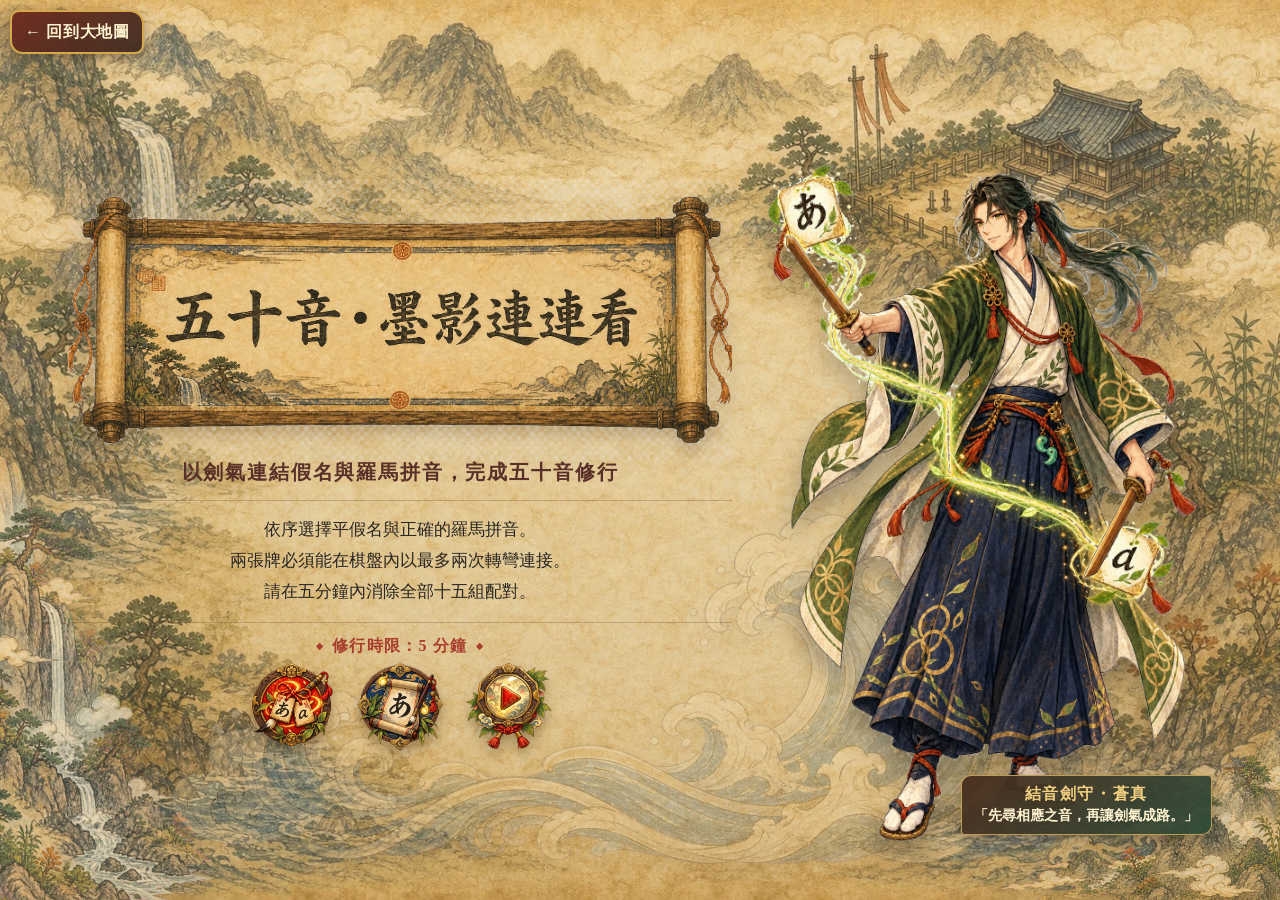
<file: 遊戲1_消除遊戲/kana-ink-link-game/index.html>
<!doctype html>
<html lang="zh-Hant">
<head>
  <meta charset="utf-8">
  <meta name="viewport" content="width=device-width, initial-scale=1, viewport-fit=cover">
  <meta name="theme-color" content="#442d24">
  <title>五十音・墨影連連看</title>
  <link rel="icon" href="data:,">
  <style>
    :root {
      --ink: #292621;
      --ink-soft: #544b3f;
      --paper: #f3dfb1;
      --paper-light: #fff7df;
      --vermilion: #a83e2e;
      --vermilion-bright: #d35435;
      --indigo: #365b69;
      --pine: #405842;
      --gold: #b8863c;
      --shadow: rgba(34, 23, 17, .28);
      --board-size: min(70vh, 680px, calc(100vw - 32px));
    }

    * { box-sizing: border-box; }
    html { min-width: 320px; background: #bda77d; }
    body {
      margin: 0;
      min-width: 320px;
      min-height: 100vh;
      min-height: 100dvh;
      overflow-x: hidden;
      color: var(--ink);
      font-family: "Noto Serif TC", "Yu Mincho", "Hiragino Mincho ProN", "Microsoft JhengHei", serif;
      background:
        linear-gradient(rgba(245, 230, 190, .12), rgba(89, 70, 48, .12)),
        url("assets/images/main-background.webp") center / cover fixed;
    }

    button { font: inherit; }
    [hidden] { display: none !important; }

    .sr-only {
      position: absolute;
      width: 1px;
      height: 1px;
      padding: 0;
      margin: -1px;
      overflow: hidden;
      clip: rect(0, 0, 0, 0);
      white-space: nowrap;
      border: 0;
    }

    .decor {
      position: fixed;
      pointer-events: none;
      user-select: none;
      z-index: 0;
      filter: drop-shadow(0 10px 10px rgba(39, 27, 18, .16));
    }
    .mountain-left { left: -5vw; bottom: -4vh; width: min(27vw, 430px); opacity: .8; }
    .mountain-right { right: -4vw; bottom: -2vh; width: min(31vw, 500px); opacity: .78; }
    .wave-decor { left: 50%; bottom: -5vh; width: min(78vw, 980px); transform: translateX(-50%); opacity: .29; }

    .app {
      position: relative;
      z-index: 1;
      min-height: 100vh;
      min-height: 100dvh;
      width: 100%;
    }

    .start-screen {
      min-height: 100vh;
      min-height: 100dvh;
      display: grid;
      place-items: center;
      padding: 12px;
    }

    .instruction-screen {
      min-height: 100vh;
      min-height: 100dvh;
      display: grid;
      place-items: center;
      padding: 16px;
      background:
        linear-gradient(rgba(245, 230, 190, .08), rgba(66, 51, 35, .1)),
        url("assets/images/main-background.webp") center / cover fixed;
    }

    .instruction-layout {
      width: min(1240px, 100%);
      min-height: min(760px, calc(100dvh - 32px));
      display: grid;
      grid-template-columns: minmax(230px, .54fr) minmax(620px, 1.46fr);
      align-items: center;
      gap: clamp(14px, 2.4vw, 36px);
    }

    .instruction-guide {
      align-self: end;
      margin: 0;
      text-align: center;
    }

    .instruction-guide img {
      display: block;
      width: min(100%, 390px);
      max-height: 70vh;
      max-height: 70dvh;
      margin: 0 auto;
      object-fit: contain;
      object-position: center bottom;
      filter: drop-shadow(0 14px 12px rgba(37, 32, 20, .34));
    }

    .instruction-guide figcaption {
      position: relative;
      z-index: 1;
      max-width: 25rem;
      margin: -1.35rem auto .5rem;
      padding: .72rem .9rem;
      color: #fff3d1;
      font-family: "DFKai-SB", "KaiTi", serif;
      font-weight: 800;
      line-height: 1.55;
      border: 1px solid rgba(218, 180, 95, .82);
      border-radius: 10px 4px 10px 4px;
      background: linear-gradient(135deg, rgba(71, 43, 29, .95), rgba(46, 76, 57, .95));
      box-shadow: 0 6px 16px rgba(35, 24, 18, .3);
    }

    .instruction-card {
      max-height: calc(100dvh - 32px);
      overflow-y: auto;
      padding: clamp(34px, 4vw, 54px) clamp(28px, 4vw, 58px);
      background:
        linear-gradient(rgba(255, 248, 220, .44), rgba(250, 230, 179, .28)),
        url("assets/images/scroll-panel.webp") center / 100% 100% no-repeat;
      filter: drop-shadow(0 18px 24px var(--shadow));
      scrollbar-color: rgba(101, 66, 41, .7) transparent;
    }

    .instruction-heading {
      display: flex;
      align-items: center;
      gap: 1rem;
      margin-bottom: 1rem;
      text-align: left;
    }

    .instruction-seal {
      flex: 0 0 62px;
      height: 62px;
      display: grid;
      place-items: center;
      color: #fff6dc;
      font-weight: 900;
      writing-mode: vertical-rl;
      letter-spacing: .12em;
      border: 3px double #edc879;
      border-radius: 50%;
      background: var(--vermilion);
      box-shadow: 0 5px 9px rgba(62, 35, 24, .24);
    }

    .instruction-heading p { margin: 0; color: var(--vermilion); font-weight: 900; letter-spacing: .16em; }
    .instruction-heading h2 { margin: .15rem 0 0; font-size: clamp(1.65rem, 3vw, 2.5rem); }

    .instruction-rule-grid {
      display: grid;
      grid-template-columns: repeat(3, minmax(0, 1fr));
      gap: 10px;
      margin-bottom: 1rem;
    }

    .instruction-rule-grid section {
      min-height: 142px;
      padding: .85rem .9rem;
      text-align: left;
      border-left: 5px solid var(--indigo);
      border-radius: 8px;
      background: rgba(255, 250, 231, .76);
      box-shadow: inset 0 0 0 1px rgba(94, 67, 42, .12);
    }

    .instruction-rule-grid h3 { margin: 0 0 .42rem; color: #7a3429; font-size: 1.02rem; }
    .instruction-rule-grid p { margin: 0; color: var(--ink-soft); font-size: .91rem; line-height: 1.65; }

    .instruction-sounds {
      margin-top: .4rem;
      padding: .8rem .9rem .9rem;
      text-align: left;
      border-top: 1px solid rgba(104, 65, 39, .25);
      border-bottom: 1px solid rgba(104, 65, 39, .25);
      background: rgba(255, 248, 222, .42);
    }

    .instruction-sounds h3 { margin: 0 0 .6rem; color: #7a3429; font-size: 1rem; }
    .sound-list { display: grid; grid-template-columns: repeat(5, 1fr); gap: 7px; }
    .sound-list span {
      min-height: 42px;
      display: grid;
      place-items: center;
      padding: .3rem;
      border: 1px solid rgba(94, 67, 42, .24);
      border-radius: 7px 11px 7px 10px;
      color: var(--ink);
      background: rgba(255, 250, 235, .82);
      box-shadow: 0 3px 6px rgba(55, 37, 24, .08);
    }

    .sound-list b { margin-right: .28rem; font-size: 1.15rem; }
    .sound-list small { color: var(--indigo); font-weight: 800; }

    .instruction-actions,
    .start-actions {
      display: flex;
      flex-wrap: wrap;
      justify-content: center;
      gap: .65rem;
    }

    .instruction-actions { margin-top: 1rem; }

    .start-actions.icon-action-bar {
      align-items: center;
      gap: clamp(.72rem, 1.8vw, 1.18rem);
      margin-top: .2rem;
    }

    .forest-icon-button {
      position: relative;
      isolation: isolate;
      flex: 0 0 auto;
      width: clamp(72px, 7vw, 94px);
      min-width: 52px;
      min-height: 52px;
      aspect-ratio: 1;
      display: inline-grid;
      place-items: center;
      padding: 0;
      border: 0;
      border-radius: 50%;
      color: #fff4cf;
      background: transparent;
      text-decoration: none;
      cursor: pointer;
      touch-action: manipulation;
      transition: transform .18s ease, filter .18s ease;
    }

    .forest-icon-button img {
      display: block;
      width: 100%;
      height: 100%;
      object-fit: contain;
      pointer-events: none;
      filter: drop-shadow(0 7px 6px rgba(47, 30, 20, .32));
      transition: filter .18s ease;
    }

    .forest-icon-button:hover,
    .forest-icon-button:focus-visible {
      z-index: 3;
      transform: translateY(-3px) scale(1.045);
      filter: brightness(1.08) saturate(1.06);
    }

    .forest-icon-button:hover img,
    .forest-icon-button:focus-visible img {
      filter: drop-shadow(0 0 8px rgba(245, 209, 105, .78)) drop-shadow(0 8px 7px rgba(47, 30, 20, .34));
    }

    .forest-icon-button:active { transform: translateY(2px) scale(.97); }
    .forest-icon-button:focus-visible { outline: 3px solid #f5d169; outline-offset: 3px; }

    .icon-tooltip {
      position: absolute;
      left: 50%;
      bottom: calc(100% + 5px);
      z-index: 4;
      min-width: max-content;
      padding: .32rem .62rem;
      border: 1px solid rgba(222, 181, 91, .82);
      border-radius: 8px 4px 8px 4px;
      color: #fff3d1;
      background: linear-gradient(135deg, rgba(68, 42, 29, .97), rgba(43, 72, 55, .97));
      box-shadow: 0 5px 12px rgba(35, 24, 18, .3);
      font-family: "DFKai-SB", "KaiTi", serif;
      font-size: .78rem;
      font-weight: 900;
      letter-spacing: .05em;
      white-space: nowrap;
      opacity: 0;
      pointer-events: none;
      transform: translate(-50%, 5px);
      transition: opacity .16s ease, transform .16s ease;
    }

    .forest-icon-button:hover .icon-tooltip,
    .forest-icon-button:focus-visible .icon-tooltip {
      opacity: 1;
      transform: translate(-50%, 0);
    }

    .board-panel,
    .modal-card {
      background:
        linear-gradient(rgba(255, 248, 220, .36), rgba(250, 230, 179, .22)),
        url("assets/images/scroll-panel.webp") center / 100% 100% no-repeat;
      filter: drop-shadow(0 18px 24px var(--shadow));
    }

    .start-card {
      position: relative;
      overflow: hidden;
      width: min(1220px, 100%);
      min-height: min(820px, calc(100dvh - 24px));
      padding: clamp(46px, 6vh, 64px) clamp(18px, 3vw, 40px) 8px;
      display: grid;
      grid-template-columns: minmax(0, 1.18fr) minmax(340px, .82fr);
      align-items: center;
      gap: clamp(8px, 1.5vw, 22px);
      text-align: center;
      isolation: isolate;
    }

    .start-main {
      position: relative;
      z-index: 2;
      min-width: 0;
      display: flex;
      flex-direction: column;
      align-items: center;
      justify-content: center;
    }

    .forest-guide {
      position: relative;
      z-index: 1;
      width: min(38vw, 470px);
      max-width: 100%;
      margin: 0;
      align-self: end;
      justify-self: end;
    }
    .forest-guide img {
      display: block;
      width: 100%;
      max-height: calc(100vh - 112px);
      max-height: calc(100dvh - 112px);
      object-fit: contain;
      object-position: center bottom;
      filter: drop-shadow(0 14px 12px rgba(37, 32, 20, .34));
    }
    .forest-guide figcaption {
      position: absolute;
      right: 0;
      bottom: 2.5%;
      max-width: 96%;
      padding: .52rem .78rem;
      color: #fff3d1;
      border: 1px solid rgba(218, 180, 95, .8);
      border-radius: 10px 4px 10px 4px;
      background: linear-gradient(135deg, rgba(71, 43, 29, .94), rgba(46, 76, 57, .94));
      box-shadow: 0 5px 14px rgba(35, 24, 18, .32);
      font-family: "DFKai-SB", "KaiTi", serif;
      text-align: center;
    }
    .forest-guide figcaption b,
    .forest-guide figcaption span { display: block; }
    .forest-guide figcaption b { color: #f1cf80; font-size: clamp(.78rem, 1.35vw, 1rem); letter-spacing: .1em; }
    .forest-guide figcaption span { margin-top: .12rem; font-size: clamp(.7rem, 1.08vw, .88rem); font-weight: 800; line-height: 1.35; }

    .title-sign {
      width: min(730px, 100%);
      height: auto;
      display: block;
      margin: -16px auto -3px;
      filter: drop-shadow(0 8px 7px rgba(58, 35, 20, .25));
    }

    .subtitle {
      margin: 0 auto 14px;
      max-width: 760px;
      color: #5a312a;
      font-size: clamp(.98rem, 2.3vw, 1.28rem);
      font-weight: 800;
      letter-spacing: .09em;
    }

    .start-copy {
      width: min(680px, 100%);
      margin: 0 auto;
      padding: 14px 18px;
      border-top: 1px solid rgba(104, 65, 39, .28);
      border-bottom: 1px solid rgba(104, 65, 39, .28);
      background: transparent;
      line-height: 1.85;
      font-size: clamp(.91rem, 1.8vw, 1.04rem);
      text-wrap: balance;
    }

    .time-limit {
      display: inline-flex;
      align-items: center;
      gap: 8px;
      margin: 13px 0 2px;
      color: var(--vermilion);
      font-weight: 900;
      letter-spacing: .08em;
    }
    .time-limit::before,
    .time-limit::after { content: "◆"; font-size: .55em; }

    .group-gallery {
      width: min(620px, 100%);
      display: grid;
      grid-template-columns: repeat(3, 1fr);
      gap: 10px;
      margin: 13px auto 16px;
    }
    .group-card {
      position: relative;
      margin: 0;
      aspect-ratio: 16 / 8;
      overflow: hidden;
      border: 2px solid rgba(74, 57, 39, .34);
      border-radius: 8px 15px 8px 14px;
      box-shadow: inset 0 0 0 2px rgba(255, 246, 215, .48), 0 5px 10px rgba(55, 37, 24, .15);
      background: #dec89b;
    }
    .group-card img { width: 100%; height: 100%; object-fit: cover; display: block; }
    .group-card figcaption {
      position: absolute;
      left: 8px;
      bottom: 6px;
      min-width: 48px;
      padding: 3px 8px;
      border-radius: 999px;
      background: rgba(250, 239, 203, .88);
      color: #4a382b;
      font-size: .74rem;
      font-weight: 900;
      box-shadow: 0 1px 4px rgba(0,0,0,.18);
    }

    .ink-button {
      min-height: 46px;
      border: 0;
      border-radius: 8px 13px 7px 12px;
      padding: 11px 22px;
      color: #fff8df;
      font-weight: 900;
      letter-spacing: .1em;
      cursor: pointer;
      background:
        linear-gradient(145deg, rgba(255,255,255,.12), transparent 35%),
        linear-gradient(135deg, #8e3328, #bd4b34 58%, #7c2d28);
      box-shadow:
        inset 0 0 0 2px rgba(255, 225, 169, .22),
        0 5px 0 #592b25,
        0 9px 16px rgba(67, 39, 27, .24);
      transition: transform .16s ease, filter .16s ease, box-shadow .16s ease;
      touch-action: manipulation;
    }
    .ink-button:hover { filter: brightness(1.08) saturate(1.05); transform: translateY(-2px); }
    .ink-button:active { transform: translateY(3px); box-shadow: inset 0 0 0 2px rgba(255,225,169,.22), 0 2px 0 #592b25; }
    .ink-button:focus-visible { outline: 3px solid #f5d169; outline-offset: 3px; }
    .ink-button.secondary {
      color: #fffbed;
      background: linear-gradient(135deg, #314f56, #4e7277 58%, #2f4b50);
      box-shadow: inset 0 0 0 2px rgba(255,255,255,.14), 0 4px 0 #243b3d, 0 8px 14px rgba(35,53,52,.2);
    }
    .ink-button.small { min-height: 42px; padding: 9px 15px; font-size: .9rem; }

    .game-screen {
      width: min(1120px, 100%);
      min-height: 100vh;
      min-height: 100dvh;
      margin: 0 auto;
      padding: 12px clamp(10px, 2vw, 22px) 26px;
      display: flex;
      flex-direction: column;
      align-items: center;
    }

    .top-bar {
      width: 100%;
      display: grid;
      grid-template-columns: minmax(175px, 1.25fr) repeat(4, minmax(105px, .64fr));
      gap: 8px;
      align-items: stretch;
      margin-bottom: 9px;
    }
    .mini-brand,
    .stat {
      position: relative;
      overflow: hidden;
      min-height: 66px;
      border: 1px solid rgba(73, 52, 33, .35);
      border-radius: 10px 15px 8px 14px;
      background:
        linear-gradient(rgba(255,250,226,.78), rgba(237,214,166,.75)),
        url("assets/images/scroll-panel.webp") center / cover;
      box-shadow: 0 5px 13px rgba(48, 35, 24, .16), inset 0 0 0 2px rgba(255,255,255,.26);
    }
    .mini-brand {
      display: flex;
      flex-direction: column;
      justify-content: center;
      padding: 8px 15px;
      color: #4d3029;
    }
    .mini-brand strong { font-size: clamp(.95rem, 2vw, 1.18rem); letter-spacing: .06em; }
    .mini-brand span { font-size: .72rem; color: #73594a; margin-top: 3px; }
    .stat {
      display: grid;
      place-content: center;
      text-align: center;
      padding: 6px;
    }
    .stat-label { color: #765d4b; font-size: .7rem; letter-spacing: .1em; font-weight: 800; }
    .stat-value { color: #3d342c; font-size: clamp(1.03rem, 2.5vw, 1.42rem); font-weight: 900; line-height: 1.2; }
    .stat.time.danger .stat-value { color: var(--vermilion-bright); animation: pulseDanger .8s infinite alternate; }

    .combo-strip {
      min-height: 30px;
      margin-bottom: 5px;
      display: flex;
      align-items: center;
      justify-content: center;
      gap: 10px;
      color: #5c382c;
      font-weight: 900;
      text-align: center;
    }
    #comboTitle {
      color: var(--vermilion);
      font-size: .85rem;
      letter-spacing: .12em;
      min-width: 7em;
    }

    .board-panel {
      position: relative;
      width: min(760px, 100%);
      padding: clamp(21px, 4.5vw, 49px) clamp(18px, 5vw, 52px);
    }

    .board-wrap {
      position: relative;
      width: 100%;
      aspect-ratio: 1;
      margin: auto;
    }
    .board {
      position: absolute;
      inset: 0;
      display: grid;
      grid-template-columns: repeat(6, 1fr);
      grid-template-rows: repeat(6, 1fr);
      gap: clamp(3px, .65vw, 7px);
      padding: clamp(5px, .75vw, 8px);
      border: 2px solid rgba(68, 54, 39, .38);
      border-radius: 10px 16px 11px 15px;
      background:
        radial-gradient(circle at 16% 10%, rgba(160, 71, 50, .09) 0 4px, transparent 5px),
        radial-gradient(circle at 76% 82%, rgba(51, 84, 86, .1) 0 5px, transparent 6px),
        rgba(230, 209, 163, .46);
      box-shadow: inset 0 0 22px rgba(77, 54, 35, .16);
    }
    .cell { position: relative; min-width: 0; min-height: 0; }
    .cell.empty::after {
      content: "";
      position: absolute;
      width: 5px;
      height: 5px;
      left: 50%;
      top: 50%;
      border-radius: 50%;
      background: rgba(67, 76, 62, .2);
      transform: translate(-50%, -50%);
      box-shadow: 0 0 0 6px rgba(244, 229, 190, .13);
    }

    .tile {
      position: relative;
      width: 100%;
      height: 100%;
      min-width: 0;
      border: 1px solid rgba(57, 43, 30, .42);
      border-radius: 8px 13px 7px 12px;
      overflow: hidden;
      cursor: pointer;
      color: #302c27;
      background:
        linear-gradient(155deg, rgba(255,255,255,.4), transparent 35%),
        url("assets/images/scroll-panel.webp") center / 260% 180%;
      box-shadow:
        inset 0 0 0 2px rgba(255, 249, 224, .45),
        inset 0 -7px 12px rgba(113, 75, 43, .08),
        0 3px 5px rgba(45, 31, 22, .2);
      transition: transform .18s ease, box-shadow .18s ease, filter .18s ease, opacity .25s ease;
      touch-action: manipulation;
      -webkit-tap-highlight-color: transparent;
    }
    .tile::before {
      position: absolute;
      top: 4px;
      left: 6px;
      font-family: ui-sans-serif, system-ui, sans-serif;
      font-size: clamp(.42rem, 1.2vw, .64rem);
      font-weight: 800;
      letter-spacing: .07em;
      opacity: .72;
    }
    .tile.kana { border-bottom: 3px solid rgba(164, 63, 45, .72); }
    .tile.kana::before { content: "かな"; color: #9d3e30; }
    .tile.romaji { border-bottom: 3px solid rgba(51, 93, 104, .78); }
    .tile.romaji::before { content: "ROMA"; color: #315f6a; }
    .tile-value {
      display: grid;
      place-items: center;
      height: 100%;
      padding-top: 6px;
      font-weight: 900;
      text-shadow: 0 1px rgba(255,255,255,.48);
    }
    .kana .tile-value { font-size: clamp(1.38rem, 5.4vw, 2.7rem); }
    .romaji .tile-value {
      color: #294e58;
      font-family: Georgia, "Times New Roman", serif;
      font-size: clamp(.82rem, 3.2vw, 1.56rem);
      letter-spacing: .02em;
    }
    .tile:hover { transform: translateY(-2px); filter: brightness(1.04); }
    .tile:focus-visible { outline: 3px solid #e2a745; outline-offset: 1px; z-index: 2; }
    .tile.selected {
      transform: translateY(-5px) scale(1.025);
      border-color: #c04430;
      filter: brightness(1.08) saturate(1.12);
      box-shadow:
        inset 0 0 0 2px rgba(255, 249, 224, .65),
        0 0 0 3px rgba(181, 58, 41, .7),
        0 0 18px 5px rgba(218, 116, 57, .48),
        0 8px 8px rgba(55, 34, 22, .25);
      z-index: 3;
    }
    .tile.hint {
      animation: hintGlow .6s ease-in-out 3 alternate;
      z-index: 3;
    }
    .tile.wrong { animation: wrongShake .38s ease; border-color: #9f2927; filter: sepia(.2) saturate(1.6); }
    .tile.matched-burst { animation: tileBurst .48s cubic-bezier(.2,.72,.35,1) forwards; z-index: 4; }

    .path-layer {
      position: absolute;
      inset: 0;
      width: 100%;
      height: 100%;
      overflow: visible;
      pointer-events: none;
      z-index: 8;
    }
    .sword-path-a,
    .sword-path-b,
    .sword-path-c {
      fill: none;
      stroke-linecap: round;
      stroke-linejoin: round;
      stroke-dasharray: 1;
      stroke-dashoffset: 1;
      animation: swordDraw .33s ease-out forwards, swordFade .32s .38s ease-in forwards;
      filter: url("#swordGlow");
    }
    .sword-path-a { stroke: rgba(255, 247, 191, .96); stroke-width: 11; }
    .sword-path-b { stroke: rgba(218, 74, 43, .92); stroke-width: 5; }
    .sword-path-c { stroke: rgba(255, 255, 241, 1); stroke-width: 1.6; }

    .stamp-fx {
      position: fixed;
      width: clamp(74px, 11vw, 126px);
      height: clamp(74px, 11vw, 126px);
      object-fit: contain;
      pointer-events: none;
      z-index: 30;
      transform: translate(-50%, -50%);
      animation: stampIn .78s cubic-bezier(.16,.82,.21,1) forwards;
      filter: drop-shadow(0 5px 4px rgba(77, 26, 20, .24));
    }

    .control-bar {
      width: min(760px, 100%);
      display: grid;
      grid-template-columns: repeat(3, 1fr);
      gap: 9px;
      margin-top: 8px;
    }
    .status-message {
      min-height: 28px;
      margin: 7px 0 0;
      padding: 4px 12px;
      color: #49362c;
      font-weight: 800;
      text-align: center;
      text-shadow: 0 1px rgba(255,255,255,.55);
    }

    .toast-region {
      position: fixed;
      left: 50%;
      top: max(14px, env(safe-area-inset-top));
      z-index: 60;
      width: min(92vw, 520px);
      transform: translateX(-50%);
      pointer-events: none;
    }
    .toast {
      margin: 0 0 8px;
      padding: 10px 16px;
      border: 1px solid rgba(68, 45, 29, .36);
      border-radius: 9px 14px 8px 13px;
      background: rgba(250, 238, 202, .96);
      color: #4c382e;
      font-weight: 800;
      text-align: center;
      box-shadow: 0 9px 24px rgba(47, 31, 22, .24);
      animation: toastLife 2.65s ease forwards;
    }
    .toast.error { color: #8a3029; border-color: rgba(155, 50, 43, .48); }
    .toast.success { color: #315946; border-color: rgba(49, 89, 70, .44); }

    .modal {
      position: fixed;
      inset: 0;
      z-index: 50;
      display: grid;
      place-items: center;
      padding: 18px;
      background: rgba(32, 27, 23, .58);
      backdrop-filter: blur(5px);
    }
    .modal-card {
      width: min(590px, 100%);
      padding: clamp(42px, 8vw, 72px) clamp(32px, 8vw, 76px);
      text-align: center;
      animation: modalIn .28s ease-out;
    }
    .modal-card h2 { margin: 0 0 12px; color: #59342a; font-size: clamp(1.45rem, 4vw, 2.1rem); }
    .modal-card p { line-height: 1.7; }
    .modal-actions { display: flex; justify-content: center; flex-wrap: wrap; gap: 12px; margin-top: 20px; }
    .result-card {
      width: min(720px, 100%);
      min-height: min(640px, calc(100dvh - 28px));
      max-height: calc(100dvh - 28px);
      overflow-y: auto;
      text-align: center;
      padding: clamp(42px, 8vw, 72px) clamp(28px, 8vw, 80px);
      background:
        linear-gradient(rgba(255,246,218,.34), rgba(250,229,179,.36)),
        url("assets/images/completion-background.webp") center / cover no-repeat;
      border: 2px solid rgba(75, 51, 33, .48);
      border-radius: 13px 20px 12px 18px;
      box-shadow: inset 0 0 0 5px rgba(255,246,216,.28), 0 22px 45px rgba(30,20,15,.38);
    }
    .result-seal {
      width: 96px;
      height: 96px;
      object-fit: contain;
      margin: -15px auto 0;
      display: block;
      filter: drop-shadow(0 4px 4px rgba(67, 25, 20, .25));
    }
    .result-card h2 {
      margin: 4px 0 6px;
      color: #722f27;
      font-size: clamp(1.8rem, 5vw, 2.7rem);
      letter-spacing: .12em;
      text-shadow: 0 2px rgba(255,240,200,.75);
    }
    .final-score { margin-bottom: 17px; font-size: clamp(1.2rem, 3.2vw, 1.65rem); font-weight: 900; }
    .result-grid {
      display: grid;
      grid-template-columns: repeat(2, minmax(0, 1fr));
      gap: 8px;
      margin: 0 auto 18px;
    }
    .result-item {
      min-height: 63px;
      display: grid;
      place-content: center;
      padding: 8px;
      border: 1px solid rgba(71,50,35,.28);
      border-radius: 8px 13px 7px 12px;
      background: rgba(255, 248, 220, .72);
    }
    .result-item span { color: #775d4b; font-size: .76rem; font-weight: 800; }
    .result-item strong { color: #3b332c; font-size: 1.1rem; }

    @keyframes hintGlow {
      to { transform: translateY(-5px) scale(1.035); box-shadow: 0 0 0 3px #d49b32, 0 0 22px 8px rgba(236,188,72,.65); }
    }
    @keyframes wrongShake {
      0%,100% { transform: translateX(0); }
      25% { transform: translateX(-6px) rotate(-1deg); }
      75% { transform: translateX(6px) rotate(1deg); }
    }
    @keyframes tileBurst {
      0% { opacity: 1; transform: scale(1); filter: brightness(1); }
      38% { opacity: 1; transform: scale(1.13) rotate(1deg); filter: brightness(1.7) saturate(1.4); }
      100% { opacity: 0; transform: scale(.35) rotate(-5deg); filter: blur(5px); }
    }
    @keyframes swordDraw { to { stroke-dashoffset: 0; } }
    @keyframes swordFade { to { opacity: 0; } }
    @keyframes stampIn {
      0% { opacity: 0; transform: translate(-50%, -50%) scale(1.65) rotate(-16deg); }
      35% { opacity: 1; transform: translate(-50%, -50%) scale(.88) rotate(2deg); }
      62% { opacity: 1; transform: translate(-50%, -50%) scale(1) rotate(0); }
      100% { opacity: 0; transform: translate(-50%, -50%) scale(.94); }
    }
    @keyframes toastLife {
      0% { opacity: 0; transform: translateY(-10px); }
      12%, 78% { opacity: 1; transform: translateY(0); }
      100% { opacity: 0; transform: translateY(-5px); }
    }
    @keyframes modalIn { from { opacity: 0; transform: translateY(18px) scale(.97); } }
    @keyframes pulseDanger { to { transform: scale(1.07); } }

    @media (max-width: 820px) {
      .start-card { grid-template-columns: minmax(0, 1.1fr) minmax(260px, .9fr); padding-inline: 18px; }
      .forest-guide { width: min(40vw, 390px); }
      .instruction-layout { grid-template-columns: 190px minmax(0, 1fr); gap: 12px; }
      .instruction-guide img { max-height: 58vh; max-height: 58dvh; }
      .instruction-rule-grid { grid-template-columns: repeat(2, minmax(0, 1fr)); }
      .instruction-rule-grid section:last-child { grid-column: 1 / -1; min-height: auto; }
      .top-bar { grid-template-columns: 1.2fr repeat(2, 1fr); }
      .mini-brand { grid-row: span 2; }
      .stat { min-height: 52px; }
      .mountain-left, .mountain-right { opacity: .32; width: 34vw; }
    }

    @media (max-width: 560px) {
      body { background-attachment: scroll; }
      .start-screen { padding: 8px; }
      .instruction-screen { display: block; padding: 8px; background-attachment: scroll; }
      .instruction-layout { display: block; min-height: calc(100dvh - 16px); }
      .instruction-guide { display: none; }
      .instruction-card { max-height: none; min-height: calc(100dvh - 16px); padding: 58px 18px 24px; overflow: visible; }
      .instruction-heading { gap: .7rem; }
      .instruction-seal { flex-basis: 52px; height: 52px; font-size: .76rem; }
      .instruction-heading h2 { font-size: clamp(1.45rem, 8vw, 2rem); }
      .instruction-rule-grid { grid-template-columns: 1fr; gap: 7px; }
      .instruction-rule-grid section,
      .instruction-rule-grid section:last-child { grid-column: auto; min-height: auto; padding: .7rem .78rem; }
      .instruction-rule-grid p { font-size: .85rem; line-height: 1.55; }
      .sound-list { grid-template-columns: repeat(3, 1fr); gap: 5px; }
      .sound-list span { min-height: 39px; font-size: .86rem; }
      .instruction-actions { flex-direction: column; align-items: stretch; }
      .start-card {
        min-height: calc(100dvh - 16px);
        padding: 58px 14px 20px;
        grid-template-columns: 1fr;
        align-content: start;
        gap: 0;
      }
      .title-sign { width: 100%; margin-top: -5px; }
      .forest-guide { width: min(88vw, 410px); justify-self: center; margin-top: -.25rem; }
      .forest-guide img { max-height: 56vh; max-height: 56dvh; }
      .forest-guide figcaption { right: 0; bottom: 2%; padding: .4rem .58rem; }
      .forest-guide figcaption b { font-size: .75rem; }
      .forest-guide figcaption span { font-size: .67rem; }
      .start-copy { line-height: 1.65; padding: 11px 8px; }
      .group-gallery { gap: 5px; }
      .group-card figcaption { left: 4px; bottom: 4px; padding: 2px 5px; min-width: 36px; font-size: .62rem; }
      .start-actions.icon-action-bar { gap: 10px; margin-top: 2px; }
      .forest-icon-button { width: 68px; }
      .icon-tooltip { font-size: .7rem; }
      .game-screen { padding: 8px 6px 20px; }
      .top-bar { gap: 5px; margin-bottom: 5px; }
      .mini-brand { min-height: 58px; padding: 5px 8px; }
      .mini-brand strong { font-size: .82rem; }
      .mini-brand span { display: none; }
      .stat { min-height: 48px; padding: 3px; }
      .stat-label { font-size: .58rem; }
      .stat-value { font-size: 1rem; }
      .combo-strip { min-height: 24px; margin-bottom: 2px; font-size: .8rem; }
      #comboTitle { font-size: .68rem; }
      .board-panel { padding: 15px 2px; }
      .board { gap: 3px; padding: 4px; }
      .tile::before { top: 2px; left: 3px; font-size: .4rem; }
      .control-bar { gap: 5px; margin-top: 5px; }
      .ink-button.small { min-height: 44px; padding: 8px 4px; font-size: .78rem; letter-spacing: .02em; }
      .status-message { min-height: 24px; margin-top: 3px; font-size: .78rem; }
      .mountain-left, .mountain-right, .wave-decor { display: none; }
      .modal { padding: 8px; }
      .modal-card { padding: 40px 28px; }
      .result-card { min-height: calc(100dvh - 16px); max-height: calc(100dvh - 16px); padding: 30px 20px; }
    }

    @media (max-width: 370px) {
      .subtitle { font-size: .87rem; }
      .start-copy { font-size: .82rem; }
      .group-gallery { margin: 9px auto 12px; }
      .forest-icon-button { width: 62px; }
      .kana .tile-value { font-size: 1.32rem; }
      .romaji .tile-value { font-size: .77rem; }
      .result-grid { gap: 5px; }
      .result-item { min-height: 56px; }
    }

    @media (max-height: 560px) and (orientation: landscape) {
      .start-screen { padding: 6px; }
      .instruction-screen { padding: 6px; }
      .instruction-layout { min-height: calc(100dvh - 12px); grid-template-columns: 180px minmax(0, 1fr); gap: 6px; }
      .instruction-guide { display: block; }
      .instruction-guide img { max-height: 80vh; max-height: 80dvh; }
      .instruction-guide figcaption { margin-top: -1rem; padding: .35rem .45rem; font-size: .63rem; }
      .instruction-card { max-height: calc(100dvh - 12px); padding: 30px 22px 20px; }
      .instruction-heading { margin-bottom: .45rem; gap: .55rem; }
      .instruction-seal { flex-basis: 44px; height: 44px; font-size: .68rem; }
      .instruction-heading p { font-size: .65rem; }
      .instruction-heading h2 { font-size: 1.35rem; }
      .instruction-rule-grid { grid-template-columns: repeat(3, 1fr); gap: 5px; margin-bottom: .45rem; }
      .instruction-rule-grid section,
      .instruction-rule-grid section:last-child { grid-column: auto; min-height: auto; padding: .45rem .55rem; }
      .instruction-rule-grid h3 { margin-bottom: .2rem; font-size: .76rem; }
      .instruction-rule-grid p { font-size: .64rem; line-height: 1.35; }
      .instruction-sounds { padding: .4rem .5rem; }
      .instruction-sounds h3 { margin-bottom: .25rem; font-size: .74rem; }
      .sound-list { grid-template-columns: repeat(5, 1fr); gap: 3px; }
      .sound-list span { min-height: 28px; padding: .15rem; font-size: .65rem; }
      .sound-list b { font-size: .78rem; }
      .instruction-actions { margin-top: .45rem; }
      .start-card {
        min-height: calc(100dvh - 12px);
        grid-template-columns: minmax(0, 1.2fr) minmax(220px, .8fr);
        gap: 4px;
        padding: 44px 12px 6px;
      }
      .title-sign { width: min(330px, 78%); margin: -10px auto -6px; }
      .subtitle { margin-bottom: 3px; font-size: .76rem; }
      .start-copy { width: min(430px, 100%); padding: 4px 6px; font-size: .68rem; line-height: 1.28; }
      .time-limit { margin: 3px 0 1px; font-size: .7rem; }
      .group-gallery { width: min(370px, 92%); gap: 3px; margin: 3px auto 5px; }
      .group-card figcaption { left: 3px; bottom: 3px; padding: 1px 4px; font-size: .52rem; }
      .start-actions.icon-action-bar { gap: 7px; margin-top: 0; }
      .forest-icon-button { width: 52px; min-width: 52px; min-height: 52px; }
      #startButton.forest-icon-button { min-height: 52px; padding: 0; }
      .icon-tooltip { bottom: calc(100% + 2px); padding: .2rem .42rem; font-size: .6rem; }
      .forest-guide { width: min(34vw, 310px); align-self: end; }
      .forest-guide img { max-height: calc(100vh - 62px); max-height: calc(100dvh - 62px); }
      .forest-guide figcaption { bottom: 1%; padding: .3rem .45rem; }
      .forest-guide figcaption b { font-size: .66rem; }
      .forest-guide figcaption span { font-size: .58rem; }
    }

    @media (prefers-reduced-motion: reduce) {
      *, *::before, *::after { animation-duration: .01ms !important; animation-iteration-count: 1 !important; scroll-behavior: auto !important; }
    }
  </style>
  <link rel="stylesheet" href="../../assets/css/kotodama-companion.css">
</head>
<body>
  <a class="adventure-map-back" href="../../大冒險地圖/index.html" aria-label="回到言靈大冒險地圖">← 回到大地圖</a>
  <style>
    .adventure-map-back { position: fixed; top: max(10px, env(safe-area-inset-top)); left: max(10px, env(safe-area-inset-left)); z-index: 9999; min-height: 44px; display: inline-flex; align-items: center; padding: 8px 13px; color: #fff4cf; border: 2px solid #d5a849; border-radius: 9px 14px 9px 13px; background: linear-gradient(145deg, rgba(110,43,31,.96), rgba(64,44,34,.96)); box-shadow: 0 4px 12px rgba(35,24,18,.38); text-decoration: none; font-weight: 900; letter-spacing: .04em; }
    .adventure-map-back:hover { filter: brightness(1.12); transform: translateY(-1px); }
    .adventure-map-back:focus-visible { outline: 4px solid #fff1a8; outline-offset: 3px; }
    @media (max-height: 560px) and (orientation: landscape) { .adventure-map-back { top: 5px; left: 5px; min-height: 40px; padding: 5px 9px; font-size: .78rem; } }
  </style>
  <img class="decor mountain-left" data-src="assets/images/ink-mountain-left.webp" alt="">
  <img class="decor mountain-right" data-src="assets/images/ink-mountain-right.webp" alt="">
  <img class="decor wave-decor" data-src="assets/images/ukiyo-wave.webp" alt="">

  <main class="app">
    <section id="startScreen" class="start-screen" aria-labelledby="gameTitleText">
      <div class="start-card">
        <div class="start-main">
          <h1 id="gameTitleText" class="sr-only">五十音・墨影連連看</h1>
          <img class="title-sign" src="assets/images/title-sign-transparent.webp" alt="五十音・墨影連連看">
          <p class="subtitle">以劍氣連結假名與羅馬拼音，完成五十音修行</p>
          <p class="start-copy">依序選擇平假名與正確的羅馬拼音。<br>兩張牌必須能在棋盤內以最多兩次轉彎連接。<br>請在五分鐘內消除全部十五組配對。</p>
          <div class="time-limit">修行時限：5 分鐘</div>
          <div class="start-actions icon-action-bar" aria-label="修行功能">
            <button id="startButton" class="forest-icon-button" type="button" aria-label="開始修行">
              <img src="assets/images/icon-start-training.webp" alt="">
              <span class="icon-tooltip" aria-hidden="true">開始修行</span>
            </button>
            <button id="instructionsButton" class="forest-icon-button" type="button" aria-label="查看修行說明">
              <img src="assets/images/icon-training-guide.webp" alt="">
              <span class="icon-tooltip" aria-hidden="true">查看修行說明</span>
            </button>
            <a id="trainingVideoButton" class="forest-icon-button" href="https://youtu.be/HM92g91Ll9c" target="_blank" rel="noopener noreferrer" aria-label="觀看修行影片（另開新分頁）">
              <img src="assets/images/icon-training-video.webp" alt="">
              <span class="icon-tooltip" aria-hidden="true">觀看修行影片</span>
            </a>
          </div>
        </div>
        <figure class="forest-guide">
          <img src="assets/images/guide-soma.webp" alt="言靈之森導師結音劍守蒼真，以雙木劍和綠金劍氣連結平假名與羅馬拼音符牌">
          <figcaption><b>結音劍守・蒼真</b><span>「先尋相應之音，再讓劍氣成路。」</span></figcaption>
        </figure>
      </div>
    </section>

    <section id="instructionScreen" class="instruction-screen" aria-labelledby="instructionTitle" hidden>
      <div class="instruction-layout">
        <figure class="instruction-guide">
          <img src="assets/images/guide-soma.webp" alt="結音劍守蒼真手持雙木劍，講解墨影連連看修行規則">
          <figcaption>「先辨其音，再尋一條不過兩折的劍路。」</figcaption>
        </figure>

        <article class="instruction-card">
          <header class="instruction-heading">
            <span class="instruction-seal" aria-hidden="true">指南</span>
            <div>
              <p>修行前必讀</p>
              <h2 id="instructionTitle">墨影連連看玩法</h2>
            </div>
          </header>

          <div class="instruction-rule-grid">
            <section>
              <h3>一、辨音配對</h3>
              <p>依序選擇一張平假名牌與相應的羅馬拼音牌；配對正確，才能凝聚劍氣。</p>
            </section>
            <section>
              <h3>二、尋找劍路</h3>
              <p>兩張牌之間的路徑必須留在棋盤內，且最多只能轉彎兩次，才能順利消除。</p>
            </section>
            <section>
              <h3>三、時限與助力</h3>
              <p>五分鐘內消除十五組配對。提示會扣 50 分，洗牌會扣 100 分，請在需要時使用。</p>
            </section>
          </div>

          <section class="instruction-sounds" aria-labelledby="instructionSoundsTitle">
            <h3 id="instructionSoundsTitle">本卷修行音・あ行／か行／さ行</h3>
            <div class="sound-list">
              <span><b>あ</b><small>a</small></span><span><b>い</b><small>i</small></span><span><b>う</b><small>u</small></span><span><b>え</b><small>e</small></span><span><b>お</b><small>o</small></span>
              <span><b>か</b><small>ka</small></span><span><b>き</b><small>ki</small></span><span><b>く</b><small>ku</small></span><span><b>け</b><small>ke</small></span><span><b>こ</b><small>ko</small></span>
              <span><b>さ</b><small>sa</small></span><span><b>し</b><small>shi</small></span><span><b>す</b><small>su</small></span><span><b>せ</b><small>se</small></span><span><b>そ</b><small>so</small></span>
            </div>
          </section>

          <div class="instruction-actions">
            <button id="instructionStartButton" class="ink-button" type="button">我準備好了</button>
            <button id="backToStartButton" class="ink-button secondary" type="button">返回主畫面</button>
          </div>
        </article>
      </div>
    </section>

    <section id="gameScreen" class="game-screen" aria-label="五十音連連看遊戲" hidden>
      <header class="top-bar">
        <div class="mini-brand"><strong>五十音・墨影連連看</strong><span>假名 × 羅馬拼音修行</span></div>
        <div class="stat time" id="timeStat"><span class="stat-label">剩餘時間</span><strong class="stat-value" id="timeValue">05:00</strong></div>
        <div class="stat"><span class="stat-label">分數</span><strong class="stat-value" id="scoreValue">0</strong></div>
        <div class="stat"><span class="stat-label">已完成</span><strong class="stat-value" id="matchValue">0 / 15</strong></div>
        <div class="stat"><span class="stat-label">錯誤</span><strong class="stat-value" id="errorValue">0</strong></div>
      </header>

      <div class="combo-strip" aria-live="polite">
        <span id="comboValue">Combo × 0</span>
        <span id="comboTitle"></span>
      </div>

      <div class="board-panel">
        <div id="boardWrap" class="board-wrap">
          <div id="board" class="board" role="grid" aria-label="6 欄 × 6 列五十音連連看棋盤"></div>
          <svg id="pathLayer" class="path-layer" aria-hidden="true">
            <defs>
              <filter id="swordGlow" x="-60%" y="-60%" width="220%" height="220%">
                <feGaussianBlur stdDeviation="3.5" result="blur"></feGaussianBlur>
                <feMerge><feMergeNode in="blur"></feMergeNode><feMergeNode in="SourceGraphic"></feMergeNode></feMerge>
              </filter>
            </defs>
            <g id="pathGroup"></g>
          </svg>
        </div>
      </div>

      <div class="control-bar" aria-label="遊戲功能">
        <button id="restartButton" class="ink-button secondary small" type="button">重新開始</button>
        <button id="hintButton" class="ink-button secondary small" type="button">提示 −50</button>
        <button id="shuffleButton" class="ink-button secondary small" type="button">洗牌 −100</button>
      </div>
      <p id="statusMessage" class="status-message" aria-live="polite">選擇一張牌，開始凝聚劍意</p>
    </section>
  </main>

  <div id="toastRegion" class="toast-region" aria-live="polite" aria-atomic="true"></div>

  <div id="confirmModal" class="modal" role="dialog" aria-modal="true" aria-labelledby="confirmTitle" hidden>
    <div class="modal-card">
      <h2 id="confirmTitle">重新開始修行？</h2>
      <p>目前分數、時間、Combo 與棋盤進度都會重設。</p>
      <div class="modal-actions">
        <button id="confirmRestart" class="ink-button" type="button">重新布陣</button>
        <button id="cancelRestart" class="ink-button secondary" type="button">繼續修行</button>
      </div>
    </div>
  </div>

  <div id="resultModal" class="modal" role="dialog" aria-modal="true" aria-labelledby="resultTitle" hidden>
    <div class="result-card">
      <img id="resultSeal" class="result-seal" data-src="assets/images/stamp-match.webp" alt="">
      <h2 id="resultTitle">修行完成</h2>
      <div id="finalScore" class="final-score">最終分數：0</div>
      <div id="resultGrid" class="result-grid"></div>
      <button id="playAgainButton" class="ink-button" type="button">再次修行</button>
    </div>
  </div>

  <script src="../../assets/js/kotodama-system.js"></script>
  <script src="../../assets/js/kotodama-companion.js"></script>
  <script>
    "use strict";

    const kanaPairs = [
      { id: "a", kana: "あ", romaji: "a" },
      { id: "i", kana: "い", romaji: "i" },
      { id: "u", kana: "う", romaji: "u" },
      { id: "e", kana: "え", romaji: "e" },
      { id: "o", kana: "お", romaji: "o" },
      { id: "ka", kana: "か", romaji: "ka" },
      { id: "ki", kana: "き", romaji: "ki" },
      { id: "ku", kana: "く", romaji: "ku" },
      { id: "ke", kana: "け", romaji: "ke" },
      { id: "ko", kana: "こ", romaji: "ko" },
      { id: "sa", kana: "さ", romaji: "sa" },
      { id: "shi", kana: "し", romaji: "shi" },
      { id: "su", kana: "す", romaji: "su" },
      { id: "se", kana: "せ", romaji: "se" },
      { id: "so", kana: "そ", romaji: "so" }
    ];

    const ROWS = 6;
    const COLS = 6;
    const TOTAL_PAIRS = kanaPairs.length;
    const GAME_SECONDS = 300;
    const DIRECTIONS = [
      { dr: -1, dc: 0 },
      { dr: 0, dc: 1 },
      { dr: 1, dc: 0 },
      { dr: 0, dc: -1 }
    ];

    const startScreen = document.getElementById("startScreen");
    const instructionScreen = document.getElementById("instructionScreen");
    const gameScreen = document.getElementById("gameScreen");
    const boardElement = document.getElementById("board");
    const boardWrap = document.getElementById("boardWrap");
    const pathLayer = document.getElementById("pathLayer");
    const pathGroup = document.getElementById("pathGroup");
    const timeValue = document.getElementById("timeValue");
    const timeStat = document.getElementById("timeStat");
    const scoreValue = document.getElementById("scoreValue");
    const matchValue = document.getElementById("matchValue");
    const errorValue = document.getElementById("errorValue");
    const comboValue = document.getElementById("comboValue");
    const comboTitle = document.getElementById("comboTitle");
    const statusMessage = document.getElementById("statusMessage");
    const toastRegion = document.getElementById("toastRegion");
    const confirmModal = document.getElementById("confirmModal");
    const resultModal = document.getElementById("resultModal");

    let grid = createEmptyGrid();
    let selected = null;
    let remainingSeconds = GAME_SECONDS;
    let score = 0;
    let combo = 0;
    let bestCombo = 0;
    let errors = 0;
    let matchedCount = 0;
    let gameRunning = false;
    let inputLocked = true;
    let timerId = null;
    let deadline = 0;
    let hintTimer = null;
    let speechWarningShown = false;
    let generationUsedFallback = false;
    let spiritRun = null;
    let spiritWrongStreak = 0;
    let spiritIdleTimer = null;
    const preloadedImages = new Set();

    function preloadImage(src) {
      if (!src || preloadedImages.has(src)) return;
      preloadedImages.add(src);
      const image = new Image();
      image.onerror = function () { preloadedImages.delete(src); console.warn("Image preload failed:", src); };
      image.src = src;
    }

    function ensureImageSource(image) {
      if (!image || image.getAttribute("src") || !image.dataset.src) return;
      image.src = image.dataset.src;
    }

    function loadVisibleDecorations() {
      if (!window.matchMedia("(min-width: 561px)").matches) return;
      document.querySelectorAll(".decor[data-src]").forEach(ensureImageSource);
    }

    function runWhenIdle(callback) {
      if ("requestIdleCallback" in window) window.requestIdleCallback(callback, { timeout: 1200 });
      else window.setTimeout(callback, 250);
    }

    function createEmptyGrid() {
      return Array.from({ length: ROWS }, function () { return Array(COLS).fill(null); });
    }

    function cloneGrid(board) {
      return board.map(function (row) { return row.slice(); });
    }

    function shuffleArray(items) {
      const copy = items.slice();
      for (let i = copy.length - 1; i > 0; i -= 1) {
        const j = Math.floor(Math.random() * (i + 1));
        const temporary = copy[i];
        copy[i] = copy[j];
        copy[j] = temporary;
      }
      return copy;
    }

    function isInside(row, col) {
      return row >= 0 && row < ROWS && col >= 0 && col < COLS;
    }

    function samePoint(a, b) {
      return a.row === b.row && a.col === b.col;
    }

    function compressPath(fullPath) {
      if (fullPath.length <= 2) return fullPath.slice();
      const corners = [fullPath[0]];
      for (let i = 1; i < fullPath.length - 1; i += 1) {
        const before = fullPath[i - 1];
        const current = fullPath[i];
        const after = fullPath[i + 1];
        const firstDirection = { row: current.row - before.row, col: current.col - before.col };
        const secondDirection = { row: after.row - current.row, col: after.col - current.col };
        if (firstDirection.row !== secondDirection.row || firstDirection.col !== secondDirection.col) {
          corners.push(current);
        }
      }
      corners.push(fullPath[fullPath.length - 1]);
      return corners;
    }

    function findLinkPath(start, target, board) {
      const activeBoard = board || grid;
      const failed = { connected: false, fullPath: [], cornerPoints: [] };
      if (!start || !target || samePoint(start, target)) return failed;
      if (!isInside(start.row, start.col) || !isInside(target.row, target.col)) return failed;
      if (!activeBoard[start.row][start.col] || !activeBoard[target.row][target.col]) return failed;

      const queue = [{
        row: start.row,
        col: start.col,
        direction: -1,
        turns: 0,
        path: [{ row: start.row, col: start.col }]
      }];
      const visited = new Set([start.row + "," + start.col + ",-1,0"]);
      let head = 0;

      while (head < queue.length) {
        const state = queue[head];
        head += 1;
        for (let direction = 0; direction < DIRECTIONS.length; direction += 1) {
          const nextRow = state.row + DIRECTIONS[direction].dr;
          const nextCol = state.col + DIRECTIONS[direction].dc;
          if (!isInside(nextRow, nextCol)) continue;

          const reachedTarget = nextRow === target.row && nextCol === target.col;
          if (!reachedTarget && activeBoard[nextRow][nextCol] !== null) continue;

          const nextTurns = state.direction === -1 || state.direction === direction
            ? state.turns
            : state.turns + 1;
          if (nextTurns > 2) continue;

          const key = nextRow + "," + nextCol + "," + direction + "," + nextTurns;
          if (visited.has(key)) continue;
          visited.add(key);

          const nextPath = state.path.concat([{ row: nextRow, col: nextCol }]);
          if (reachedTarget) {
            return {
              connected: true,
              fullPath: nextPath,
              cornerPoints: compressPath(nextPath)
            };
          }
          queue.push({
            row: nextRow,
            col: nextCol,
            direction: direction,
            turns: nextTurns,
            path: nextPath
          });
        }
      }
      return failed;
    }

    function makeTile(pair, kind) {
      return {
        uid: kind + "-" + pair.id,
        pairId: pair.id,
        kind: kind,
        value: kind === "kana" ? pair.kana : pair.romaji,
        kana: pair.kana
      };
    }

    function emptyCoordinates(board) {
      const result = [];
      for (let row = 0; row < ROWS; row += 1) {
        for (let col = 0; col < COLS; col += 1) {
          if (board[row][col] === null) result.push({ row: row, col: col });
        }
      }
      return result;
    }

    function findPairCoordinates(board, pairId) {
      const result = [];
      for (let row = 0; row < ROWS; row += 1) {
        for (let col = 0; col < COLS; col += 1) {
          if (board[row][col] && board[row][col].pairId === pairId) result.push({ row: row, col: col });
        }
      }
      return result;
    }

    function validateRemovalSequence(board, removalSequence) {
      const testBoard = cloneGrid(board);
      for (let i = 0; i < removalSequence.length; i += 1) {
        const positions = findPairCoordinates(testBoard, removalSequence[i]);
        if (positions.length !== 2) return false;
        const pathResult = findLinkPath(positions[0], positions[1], testBoard);
        if (!pathResult.connected) return false;
        testBoard[positions[0].row][positions[0].col] = null;
        testBoard[positions[1].row][positions[1].col] = null;
      }
      return testBoard.every(function (row) { return row.every(function (cell) { return cell === null; }); });
    }

    function fallbackBoard(pairs) {
      const board = createEmptyGrid();
      const shuffledPairs = shuffleArray(pairs);
      const slots = [];
      for (let row = 0; row < ROWS; row += 1) {
        slots.push([{ row: row, col: 0 }, { row: row, col: 1 }]);
        slots.push([{ row: row, col: 2 }, { row: row, col: 3 }]);
        slots.push([{ row: row, col: 4 }, { row: row, col: 5 }]);
      }
      for (let i = 0; i < shuffledPairs.length; i += 1) {
        const pair = shuffledPairs[i];
        const pairSlots = slots[i];
        const reversed = Math.random() < .5;
        board[pairSlots[0].row][pairSlots[0].col] = makeTile(pair, reversed ? "romaji" : "kana");
        board[pairSlots[1].row][pairSlots[1].col] = makeTile(pair, reversed ? "kana" : "romaji");
      }
      return {
        board: board,
        solutionOrder: shuffledPairs.map(function (pair) { return pair.id; }),
        usedFallback: true
      };
    }

    function buildSolvableBoard(pairs, maximumRetries) {
      const retries = maximumRetries || 48;
      for (let attempt = 0; attempt < retries; attempt += 1) {
        const board = createEmptyGrid();
        const pairOrder = shuffleArray(pairs);
        const placementOrder = [];
        let success = true;

        for (let pairIndex = 0; pairIndex < pairOrder.length; pairIndex += 1) {
          const pair = pairOrder[pairIndex];
          let placed = false;
          for (let trial = 0; trial < 520 && !placed; trial += 1) {
            const empties = emptyCoordinates(board);
            if (empties.length < 2) break;
            const firstIndex = Math.floor(Math.random() * empties.length);
            let secondIndex = Math.floor(Math.random() * (empties.length - 1));
            if (secondIndex >= firstIndex) secondIndex += 1;
            const first = empties[firstIndex];
            const second = empties[secondIndex];
            const reversed = Math.random() < .5;
            board[first.row][first.col] = makeTile(pair, reversed ? "romaji" : "kana");
            board[second.row][second.col] = makeTile(pair, reversed ? "kana" : "romaji");
            if (findLinkPath(first, second, board).connected) {
              placed = true;
              placementOrder.push(pair.id);
            } else {
              board[first.row][first.col] = null;
              board[second.row][second.col] = null;
            }
          }
          if (!placed) {
            success = false;
            break;
          }
        }

        const solutionOrder = placementOrder.slice().reverse();
        if (success && validateRemovalSequence(board, solutionOrder)) {
          return { board: board, solutionOrder: solutionOrder, usedFallback: false };
        }
      }
      return fallbackBoard(pairs);
    }

    function getRemainingPairData() {
      const ids = new Set();
      grid.forEach(function (row) {
        row.forEach(function (tile) {
          if (tile) ids.add(tile.pairId);
        });
      });
      return kanaPairs.filter(function (pair) { return ids.has(pair.id); });
    }

    function listLegalMoves(board) {
      const activeBoard = board || grid;
      const groups = new Map();
      for (let row = 0; row < ROWS; row += 1) {
        for (let col = 0; col < COLS; col += 1) {
          const tile = activeBoard[row][col];
          if (!tile) continue;
          if (!groups.has(tile.pairId)) groups.set(tile.pairId, []);
          groups.get(tile.pairId).push({ row: row, col: col, tile: tile });
        }
      }
      const moves = [];
      groups.forEach(function (positions) {
        if (positions.length !== 2 || positions[0].tile.kind === positions[1].tile.kind) return;
        const pathResult = findLinkPath(positions[0], positions[1], activeBoard);
        if (pathResult.connected) {
          moves.push({
            first: { row: positions[0].row, col: positions[0].col },
            second: { row: positions[1].row, col: positions[1].col },
            path: pathResult
          });
        }
      });
      return moves;
    }

    function renderBoard() {
      boardElement.replaceChildren();
      for (let row = 0; row < ROWS; row += 1) {
        for (let col = 0; col < COLS; col += 1) {
          const cell = document.createElement("div");
          cell.className = "cell";
          cell.dataset.row = String(row);
          cell.dataset.col = String(col);
          cell.setAttribute("role", "gridcell");
          const tile = grid[row][col];
          if (!tile) {
            cell.classList.add("empty");
            cell.setAttribute("aria-label", "空白通道");
          } else {
            const button = document.createElement("button");
            button.type = "button";
            button.className = "tile " + tile.kind;
            button.dataset.row = String(row);
            button.dataset.col = String(col);
            button.dataset.pairId = tile.pairId;
            button.setAttribute("aria-label", tile.kind === "kana" ? "平假名 " + tile.value : "羅馬拼音 " + tile.value);
            const value = document.createElement("span");
            value.className = "tile-value";
            value.textContent = tile.value;
            button.appendChild(value);
            button.addEventListener("click", onTileClick);
            cell.appendChild(button);
          }
          boardElement.appendChild(cell);
        }
      }
    }

    function tileButtonAt(point) {
      return boardElement.querySelector('.tile[data-row="' + point.row + '"][data-col="' + point.col + '"]');
    }

    function clearSelectedVisual() {
      boardElement.querySelectorAll(".tile.selected").forEach(function (tile) { tile.classList.remove("selected"); });
    }

    function onTileClick(event) {
      if (!gameRunning || inputLocked) return;
      const button = event.currentTarget;
      const point = { row: Number(button.dataset.row), col: Number(button.dataset.col) };
      if (!grid[point.row][point.col]) return;

      if (selected && samePoint(selected, point)) {
        selected = null;
        button.classList.remove("selected");
        setStatus("已取消選取，請重新選擇一張牌");
        return;
      }

      if (!selected) {
        selected = point;
        button.classList.add("selected");
        setStatus("請再選擇一張牌");
        return;
      }

      const first = selected;
      const second = point;
      selected = null;
      inputLocked = true;
      button.classList.add("selected");
      evaluateSelection(first, second);
    }

    function evaluateSelection(first, second) {
      const firstTile = grid[first.row][first.col];
      const secondTile = grid[second.row][second.col];
      const compatibleKinds = firstTile.kind !== secondTile.kind;
      const matchingId = firstTile.pairId === secondTile.pairId;
      const pathResult = compatibleKinds && matchingId
        ? findLinkPath(first, second, grid)
        : { connected: false, fullPath: [], cornerPoints: [] };

      if (compatibleKinds && matchingId && pathResult.connected) {
        resolveSuccessfulMatch(first, second, firstTile, pathResult);
      } else {
        let reason = "兩張牌並不相符";
        if (!compatibleKinds) reason = firstTile.kind === "kana" ? "不能選擇兩張平假名牌" : "不能選擇兩張羅馬拼音牌";
        else if (matchingId) reason = "配對正確，但劍氣路徑已被封住";
        resolveWrongMatch(first, second, reason);
      }
    }

    function resolveWrongMatch(first, second, reason) {
      errors += 1;
      spiritWrongStreak += 1;
      maybeAutoSpiritHint();
      combo = 0;
      updateHud();
      setStatus(reason);
      showToast(reason + "，Combo 歸零", "error");
      const firstButton = tileButtonAt(first);
      const secondButton = tileButtonAt(second);
      if (firstButton) firstButton.classList.add("wrong");
      if (secondButton) secondButton.classList.add("wrong");
      window.setTimeout(function () {
        clearSelectedVisual();
        if (firstButton) firstButton.classList.remove("wrong");
        if (secondButton) secondButton.classList.remove("wrong");
        inputLocked = !gameRunning;
      }, 430);
    }

    function resolveSuccessfulMatch(first, second, tile, pathResult) {
      spiritWrongStreak = 0;
      combo += 1;
      bestCombo = Math.max(bestCombo, combo);
      const comboBonus = Math.min((combo - 1) * 20, 80);
      const gainedScore = 100 + comboBonus;
      score += gainedScore;
      matchedCount += 1;
      updateHud();
      drawSwordPath(pathResult.cornerPoints);
      createStampEffect(first, second);
      speakKana(tile.kana);

      const firstButton = tileButtonAt(first);
      const secondButton = tileButtonAt(second);
      if (firstButton) firstButton.classList.add("matched-burst");
      if (secondButton) secondButton.classList.add("matched-burst");
      setStatus(tile.kana + " ↔ " + kanaPairs.find(function (pair) { return pair.id === tile.pairId; }).romaji + "　劍氣貫通！ +" + gainedScore);

      window.setTimeout(function () {
        grid[first.row][first.col] = null;
        grid[second.row][second.col] = null;
        clearSwordPath();
        renderBoard();
        if (!gameRunning) return;
        if (matchedCount === TOTAL_PAIRS) {
          finishGame(true);
          return;
        }
        inputLocked = false;
        if (listLegalMoves(grid).length === 0) {
          automaticDeadlockShuffle();
        }
      }, 520);
    }

    function getCellCenter(point) {
      const cell = boardElement.querySelector('.cell[data-row="' + point.row + '"][data-col="' + point.col + '"]');
      const wrapRect = boardWrap.getBoundingClientRect();
      const cellRect = cell.getBoundingClientRect();
      return {
        x: cellRect.left - wrapRect.left + cellRect.width / 2,
        y: cellRect.top - wrapRect.top + cellRect.height / 2
      };
    }

    function drawSwordPath(points) {
      const bounds = boardWrap.getBoundingClientRect();
      pathLayer.setAttribute("viewBox", "0 0 " + bounds.width + " " + bounds.height);
      const pixelPoints = points.map(getCellCenter);
      const pointsValue = pixelPoints.map(function (point) { return point.x.toFixed(1) + "," + point.y.toFixed(1); }).join(" ");
      pathGroup.innerHTML =
        '<polyline class="sword-path-a" pathLength="1" points="' + pointsValue + '"></polyline>' +
        '<polyline class="sword-path-b" pathLength="1" points="' + pointsValue + '"></polyline>' +
        '<polyline class="sword-path-c" pathLength="1" points="' + pointsValue + '"></polyline>';
    }

    function clearSwordPath() {
      pathGroup.replaceChildren();
    }

    function createStampEffect(first, second) {
      const firstCenter = getCellCenter(first);
      const secondCenter = getCellCenter(second);
      const wrapRect = boardWrap.getBoundingClientRect();
      const stamp = document.createElement("img");
      stamp.src = "assets/images/stamp-match.webp";
      stamp.alt = "";
      stamp.className = "stamp-fx";
      stamp.style.left = (wrapRect.left + (firstCenter.x + secondCenter.x) / 2) + "px";
      stamp.style.top = (wrapRect.top + (firstCenter.y + secondCenter.y) / 2) + "px";
      document.body.appendChild(stamp);
      window.setTimeout(function () { stamp.remove(); }, 830);
    }

    function speakKana(kana) {
      if (!("speechSynthesis" in window) || typeof window.SpeechSynthesisUtterance !== "function") {
        if (!speechWarningShown) {
          speechWarningShown = true;
          showToast("此瀏覽器不支援語音，其他遊戲功能不受影響", "error");
        }
        return;
      }
      try {
        window.speechSynthesis.cancel();
        const utterance = new SpeechSynthesisUtterance(kana);
        utterance.lang = "ja-JP";
        utterance.rate = 0.8;
        utterance.pitch = 1.0;
        window.speechSynthesis.speak(utterance);
      } catch (error) {
        if (!speechWarningShown) {
          speechWarningShown = true;
          showToast("語音暫時無法播放，修行仍可繼續", "error");
        }
      }
    }

    function comboRank(currentCombo) {
      if (currentCombo >= 8) return "五十音奧義";
      if (currentCombo >= 5) return "墨影連斬";
      if (currentCombo >= 3) return "行雲流水";
      if (currentCombo >= 2) return "劍意初成";
      return "";
    }

    function updateHud() {
      timeValue.textContent = formatTime(remainingSeconds);
      scoreValue.textContent = score.toLocaleString("zh-Hant");
      matchValue.textContent = matchedCount + " / " + TOTAL_PAIRS;
      errorValue.textContent = String(errors);
      comboValue.textContent = "Combo × " + combo;
      comboTitle.textContent = comboRank(combo);
      timeStat.classList.toggle("danger", remainingSeconds <= 30);
    }

    function formatTime(seconds) {
      const minutes = Math.floor(seconds / 60);
      const remainder = seconds % 60;
      return String(minutes).padStart(2, "0") + ":" + String(remainder).padStart(2, "0");
    }

    function setStatus(message) {
      statusMessage.textContent = message;
    }

    function showToast(message, type) {
      const toast = document.createElement("div");
      toast.className = "toast " + (type || "");
      toast.textContent = message;
      toastRegion.appendChild(toast);
      window.setTimeout(function () { toast.remove(); }, 2750);
    }

    function clearHint() {
      window.clearTimeout(hintTimer);
      boardElement.querySelectorAll(".tile.hint").forEach(function (tile) { tile.classList.remove("hint"); });
    }

    function useHint() {
      if (!gameRunning || inputLocked) return;
      clearHint();
      clearSelectedVisual();
      selected = null;
      combo = 0;
      score = Math.max(0, score - 50);
      const moves = listLegalMoves(grid);
      updateHud();
      if (!moves.length) {
        automaticDeadlockShuffle();
        return;
      }
      const move = moves[Math.floor(Math.random() * moves.length)];
      const firstButton = tileButtonAt(move.first);
      const secondButton = tileButtonAt(move.second);
      if (firstButton) firstButton.classList.add("hint");
      if (secondButton) secondButton.classList.add("hint");
      setStatus("劍意指引已顯現，請選擇發光的兩張牌");
      showToast("提示已顯示，扣 50 分，Combo 歸零");
      hintTimer = window.setTimeout(clearHint, 1900);
    }

    function showSpiritPairHint(extraTarget) {
      if (!gameRunning || inputLocked) return false;
      clearHint();
      const moves = listLegalMoves(grid);
      if (!moves.length) return false;
      const move = moves[Math.floor(Math.random() * moves.length)];
      const firstButton = tileButtonAt(move.first);
      const secondButton = tileButtonAt(move.second);
      if (firstButton) firstButton.classList.add("hint");
      if (secondButton) secondButton.classList.add("hint");
      if (extraTarget) (secondButton || firstButton)?.classList.add("kotodama-spirit-focus");
      setStatus("言靈以墨光指出一組正確配對");
      showToast("靈墨指引：請觀察發光的兩張牌");
      hintTimer = window.setTimeout(function () {
        clearHint();
        boardElement.querySelectorAll(".kotodama-spirit-focus").forEach(function (tile) { tile.classList.remove("kotodama-spirit-focus"); });
      }, 2100);
      return true;
    }

    function maybeAutoSpiritHint() {
      if (!spiritRun?.active || spiritRun.meta.autoUsed) return;
      if (spiritRun.pet.rarity === "SSR" && spiritWrongStreak >= 2) {
        spiritRun.meta.autoUsed = true;
        window.setTimeout(function () { showSpiritPairHint(true); }, 460);
      }
    }

    function configureSpiritSkill() {
      if (!spiritRun?.active) return;
      const rarity = spiritRun.pet.rarity;
      if (["N", "R", "SR"].includes(rarity)) {
        const uses = rarity === "R" ? 2 : 1;
        spiritRun.setSkill(spiritRun.pet.form.skill, uses, function () { return showSpiritPairHint(rarity === "SR"); });
      }
      window.clearTimeout(spiritIdleTimer);
      if (rarity === "UR") {
        spiritIdleTimer = window.setTimeout(function () {
          if (gameRunning && spiritRun && !spiritRun.meta.autoUsed) {
            spiritRun.meta.autoUsed = true;
            showSpiritPairHint(true);
          }
        }, 9000);
      }
    }

    function reshuffleRemaining(isAutomatic) {
      clearHint();
      clearSelectedVisual();
      selected = null;
      inputLocked = true;
      const remainingPairs = getRemainingPairData();
      const generated = buildSolvableBoard(remainingPairs, 36);
      grid = generated.board;
      generationUsedFallback = generationUsedFallback || generated.usedFallback;
      combo = 0;
      renderBoard();
      updateHud();
      window.setTimeout(function () { inputLocked = !gameRunning; }, 260);
      if (!isAutomatic) {
        score = Math.max(0, score - 100);
        updateHud();
        setStatus("尚未消除的牌已重新布陣");
        showToast("墨陣重整，扣 100 分，Combo 歸零");
      }
    }

    function automaticDeadlockShuffle() {
      if (!gameRunning) return;
      inputLocked = true;
      setStatus("墨陣已封，正在重新布陣");
      showToast("墨陣已封，正在重新布陣");
      combo = 0;
      updateHud();
      window.setTimeout(function () { reshuffleRemaining(true); }, 620);
    }

    function manualShuffle() {
      if (!gameRunning || inputLocked) return;
      reshuffleRemaining(false);
    }

    function startTimer() {
      stopTimer();
      deadline = Date.now() + remainingSeconds * 1000;
      timerId = window.setInterval(function () {
        const nextValue = Math.max(0, Math.ceil((deadline - Date.now()) / 1000));
        if (nextValue !== remainingSeconds) {
          remainingSeconds = nextValue;
          updateHud();
        }
        if (remainingSeconds <= 0) finishGame(false);
      }, 200);
    }

    function stopTimer() {
      if (timerId !== null) window.clearInterval(timerId);
      timerId = null;
    }

    function startGame() {
      stopTimer();
      clearHint();
      clearSwordPath();
      window.speechSynthesis && window.speechSynthesis.cancel();
      selected = null;
      remainingSeconds = GAME_SECONDS;
      score = 0;
      combo = 0;
      bestCombo = 0;
      errors = 0;
      matchedCount = 0;
      speechWarningShown = false;
      spiritWrongStreak = 0;
      window.clearTimeout(spiritIdleTimer);
      spiritRun = window.KotodamaCompanion?.begin({ stageId: "match", expectedPet: "xiaomo", assetBase: "../../遊戲7_轉蛋機/assets/images" }) || null;
      const generated = buildSolvableBoard(kanaPairs, 48);
      grid = generated.board;
      generationUsedFallback = generated.usedFallback;
      gameRunning = true;
      inputLocked = false;
      startScreen.hidden = true;
      instructionScreen.hidden = true;
      confirmModal.hidden = true;
      resultModal.hidden = true;
      gameScreen.hidden = false;
      renderBoard();
      updateHud();
      setStatus("選擇一張牌，開始凝聚劍意");
      startTimer();
      window.setTimeout(function () {
        const firstTile = boardElement.querySelector(".tile");
        if (firstTile) firstTile.focus({ preventScroll: true });
      }, 60);
      configureSpiritSkill();
    }

    function finishGame(success) {
      if (!gameRunning) return;
      gameRunning = false;
      inputLocked = true;
      stopTimer();
      clearHint();
      clearSelectedVisual();
      selected = null;
      if (success) {
        try { localStorage.setItem("cert_match", "true"); } catch (error) { /* 憑證儲存失敗不影響原遊戲結算。 */ }
        spiritRun?.reward();
        score += remainingSeconds * 5;
      }
      updateHud();

      const usedSeconds = GAME_SECONDS - remainingSeconds;
      const remainingPairs = TOTAL_PAIRS - matchedCount;
      document.getElementById("resultTitle").textContent = success ? "修行完成" : "修行未竟";
      document.getElementById("finalScore").textContent = "最終分數：" + score.toLocaleString("zh-Hant");
      document.getElementById("resultSeal").style.opacity = success ? "1" : ".42";
      document.getElementById("playAgainButton").textContent = success ? "再次修行" : "重新挑戰";

      const items = success
        ? [
            ["配對完成數", matchedCount + " / " + TOTAL_PAIRS],
            ["使用時間", formatTime(usedSeconds)],
            ["剩餘時間", formatTime(remainingSeconds)],
            ["最高 Combo", "× " + bestCombo],
            ["錯誤次數", String(errors)],
            ["時間獎勵", "+" + (remainingSeconds * 5)]
          ]
        : [
            ["已完成配對", matchedCount + " / " + TOTAL_PAIRS],
            ["剩餘配對", String(remainingPairs)],
            ["使用時間", formatTime(usedSeconds)],
            ["最高 Combo", "× " + bestCombo],
            ["錯誤次數", String(errors)],
            ["剩餘時間", "00:00"]
          ];
      const resultGrid = document.getElementById("resultGrid");
      resultGrid.replaceChildren();
      items.forEach(function (item) {
        const element = document.createElement("div");
        element.className = "result-item";
        const label = document.createElement("span");
        label.textContent = item[0];
        const value = document.createElement("strong");
        value.textContent = item[1];
        element.append(label, value);
        resultGrid.appendChild(element);
      });
      ensureImageSource(document.getElementById("resultSeal"));
      resultModal.hidden = false;
      document.getElementById("playAgainButton").focus();
    }

    function showRestartConfirmation() {
      if (!gameRunning) return;
      inputLocked = true;
      confirmModal.hidden = false;
      document.getElementById("confirmRestart").focus();
    }

    function cancelRestartConfirmation() {
      confirmModal.hidden = true;
      inputLocked = !gameRunning;
      document.getElementById("restartButton").focus();
    }

    function showInstructions() {
      startScreen.hidden = true;
      gameScreen.hidden = true;
      instructionScreen.hidden = false;
      window.scrollTo(0, 0);
      document.getElementById("instructionStartButton").focus({ preventScroll: true });
    }

    function returnToStart() {
      instructionScreen.hidden = true;
      gameScreen.hidden = true;
      startScreen.hidden = false;
      window.scrollTo(0, 0);
      document.getElementById("instructionsButton").focus({ preventScroll: true });
    }

    document.getElementById("startButton").addEventListener("click", startGame);
    document.getElementById("instructionsButton").addEventListener("click", showInstructions);
    document.getElementById("instructionStartButton").addEventListener("click", startGame);
    document.getElementById("backToStartButton").addEventListener("click", returnToStart);
    document.getElementById("restartButton").addEventListener("click", showRestartConfirmation);
    document.getElementById("hintButton").addEventListener("click", useHint);
    document.getElementById("shuffleButton").addEventListener("click", manualShuffle);
    document.getElementById("confirmRestart").addEventListener("click", startGame);
    document.getElementById("cancelRestart").addEventListener("click", cancelRestartConfirmation);
    document.getElementById("playAgainButton").addEventListener("click", startGame);
    confirmModal.addEventListener("click", function (event) {
      if (event.target === confirmModal) cancelRestartConfirmation();
    });
    document.addEventListener("keydown", function (event) {
      if (event.key === "Escape" && !confirmModal.hidden) cancelRestartConfirmation();
      else if (event.key === "Escape" && !instructionScreen.hidden) returnToStart();
    });

    loadVisibleDecorations();
    const decorationMedia = window.matchMedia("(min-width: 561px)");
    if (decorationMedia.addEventListener) decorationMedia.addEventListener("change", loadVisibleDecorations);
    else if (decorationMedia.addListener) decorationMedia.addListener(loadVisibleDecorations);
    runWhenIdle(function () { preloadImage("assets/images/scroll-panel.webp"); });

    if (window.location.hash === "#qa") {
      document.addEventListener("kana-qa-timeout", function () {
        remainingSeconds = 0;
        updateHud();
        finishGame(false);
      });
      document.addEventListener("keydown", function (event) {
        if (event.key === "F7") finishGame(true);
        if (event.key === "F8") {
          remainingSeconds = 0;
          updateHud();
          finishGame(false);
        }
      });
    }

    window.__gameDebug = {
      kanaPairs: kanaPairs,
      findLinkPath: findLinkPath,
      buildSolvableBoard: buildSolvableBoard,
      listLegalMoves: function () { return listLegalMoves(grid); },
      validateCurrentBoard: function () {
        const generated = buildSolvableBoard(getRemainingPairData(), 12);
        return {
          currentMoveCount: listLegalMoves(grid).length,
          freshBoardSolvable: validateRemovalSequence(generated.board, generated.solutionOrder),
          tileCount: grid.flat().filter(Boolean).length,
          emptyCount: grid.flat().filter(function (tile) { return !tile; }).length,
          generationUsedFallback: generationUsedFallback
        };
      },
      state: function () {
        return {
          remainingSeconds: remainingSeconds,
          score: score,
          combo: combo,
          bestCombo: bestCombo,
          errors: errors,
          matchedCount: matchedCount,
          gameRunning: gameRunning,
          inputLocked: inputLocked
        };
      },
      setSeconds: function (seconds) {
        remainingSeconds = Math.max(0, Math.floor(seconds));
        deadline = Date.now() + remainingSeconds * 1000;
        updateHud();
      },
      finish: finishGame
    };
  </script>
</body>
</html>
</file>
<file: 遊戲2_抽鬼牌/style.css>
:root {
  --ink: #28231e;
  --ink-soft: #5e4d3e;
  --paper: #efd9a5;
  --paper-pale: #fff3cf;
  --vermilion: #a63e2f;
  --vermilion-deep: #713027;
  --indigo: #283f49;
  --indigo-soft: #46636a;
  --gold: #c7984d;
  --pine: #435743;
  --shadow: rgba(22, 17, 14, .34);
  --card-width: clamp(62px, 6vw, 82px);
  color-scheme: light;
}

* { box-sizing: border-box; }
html { min-width: 320px; background: #211a16; }
body {
  margin: 0;
  min-width: 320px;
  min-height: 100vh;
  min-height: 100dvh;
  overflow-x: hidden;
  color: var(--ink);
  background: #211a16;
  font-family: "Noto Serif TC", "Yu Mincho", "Hiragino Mincho ProN", "Microsoft JhengHei", serif;
}
button { color: inherit; font: inherit; }
button, [role="button"] { -webkit-tap-highlight-color: transparent; }
[hidden] { display: none !important; }

.app { min-height: 100vh; min-height: 100dvh; }

/* ---------- 共用按鈕 ---------- */
.text-button,
.round-button,
.brush-button,
.dialog-close {
  cursor: pointer;
  touch-action: manipulation;
}

.text-button {
  min-height: 42px;
  padding: 8px 14px;
  border: 1px solid rgba(244, 220, 162, .42);
  border-radius: 7px 12px 8px 11px;
  color: #fff0c9;
  font-weight: 800;
  letter-spacing: .08em;
  background: rgba(27, 26, 23, .68);
  box-shadow: 0 5px 14px rgba(0,0,0,.22);
  backdrop-filter: blur(5px);
}

.brush-button {
  min-width: 148px;
  min-height: 50px;
  padding: 11px 24px;
  border: 0;
  border-radius: 7px 13px 8px 12px;
  color: #fff4cf;
  font-weight: 900;
  letter-spacing: .14em;
  background:
    linear-gradient(150deg, rgba(255,255,255,.16), transparent 35%),
    linear-gradient(135deg, #873329, #b94b36 60%, #6f2b26);
  box-shadow: inset 0 0 0 2px rgba(255,226,160,.18), 0 5px 0 #4a2822, 0 10px 19px rgba(42,24,18,.28);
  transition: transform .16s ease, filter .16s ease, box-shadow .16s ease;
}
.brush-button.secondary {
  background: linear-gradient(135deg, #2c454b, #4d6870 58%, #263e43);
  box-shadow: inset 0 0 0 2px rgba(255,255,255,.13), 0 5px 0 #1e3033, 0 10px 19px rgba(25,42,43,.24);
}
.brush-button:hover, .text-button:hover, .round-button:hover { filter: brightness(1.1); transform: translateY(-2px); }
.brush-button:active { transform: translateY(3px); box-shadow: inset 0 0 0 2px rgba(255,226,160,.16), 0 2px 0 #4a2822; }
button:focus-visible { outline: 3px solid #f0bb54; outline-offset: 3px; }

/* ---------- 開始畫面 ---------- */
.start-screen {
  position: relative;
  isolation: isolate;
  min-height: 100vh;
  min-height: 100dvh;
  display: grid;
  place-items: center;
  padding: clamp(58px, 7vh, 82px) 18px 12px;
  overflow: hidden;
  background: #3a2a20 url("assets/images/style-anchor.webp") center / cover no-repeat;
}
.start-screen::before {
  content: "";
  position: absolute;
  inset: 0;
  z-index: -1;
  background: linear-gradient(180deg, rgba(22,19,17,.38), rgba(47,29,21,.15) 44%, rgba(23,18,15,.52));
}
.start-toolbar {
  position: absolute;
  top: max(14px, env(safe-area-inset-top));
  right: max(14px, env(safe-area-inset-right));
  display: flex;
  gap: 9px;
  z-index: 2;
}
.start-stage {
  width: min(1500px, 100%);
  display: grid;
  grid-template-columns: minmax(0, 1.42fr) minmax(290px, .72fr);
  align-items: center;
  gap: clamp(4px, 1.6vw, 28px);
}
.hero-panel {
  width: 100%;
  padding: clamp(20px, 4vw, 42px) clamp(18px, 5vw, 54px) 30px;
  text-align: center;
  border: 0;
  background: transparent;
  box-shadow: none;
}
.title-plaque {
  position: relative;
  width: min(720px, 100%);
  aspect-ratio: 2 / 1;
  margin: clamp(-28px, -3vw, -12px) auto -1%;
  display: grid;
  place-items: center;
}
.title-plaque img { position: absolute; inset: 0; width: 100%; height: 100%; object-fit: contain; filter: drop-shadow(0 11px 9px rgba(40,25,17,.24)); }
.title-plaque h1 {
  position: relative;
  z-index: 1;
  margin: -1.5% 0 0;
  color: #3a2c24;
  font-size: clamp(2rem, 6.2vw, 4.5rem);
  line-height: 1;
  letter-spacing: .11em;
  text-indent: .11em;
  text-shadow: 0 2px rgba(255,238,191,.75), 2px 3px 0 rgba(88,49,32,.15);
}
.title-plaque span {
  position: absolute;
  z-index: 1;
  top: 59%;
  color: var(--vermilion-deep);
  font-size: clamp(.7rem, 1.7vw, 1rem);
  font-weight: 900;
  letter-spacing: .24em;
}
.hero-copy { margin: 0 auto 18px; color: #fff1c9; font-size: clamp(.96rem, 2.1vw, 1.22rem); font-weight: 850; line-height: 1.8; text-shadow: 0 2px 4px rgba(29,18,13,.92), 0 0 10px rgba(29,18,13,.72); text-wrap: balance; }
.lesson-ribbon {
  display: grid;
  grid-template-columns: repeat(3, 1fr);
  gap: 8px;
  max-width: 670px;
  margin: 0 auto 22px;
}
.lesson-ribbon span {
  padding: 10px 8px;
  border: 1px solid rgba(85,59,38,.27);
  border-radius: 8px 13px 7px 12px;
  color: #3f3a31;
  background: rgba(255,247,217,.58);
  box-shadow: inset 0 0 12px rgba(108,70,39,.06);
  font-size: clamp(.78rem, 1.8vw, .97rem);
}
.lesson-ribbon b { display: block; margin-bottom: 3px; color: var(--vermilion-deep); letter-spacing: .12em; }
.hero-actions { display: flex; justify-content: center; flex-wrap: wrap; gap: 14px; }
.hero-actions.icon-actions { align-items: center; gap: clamp(11px, 1.6vw, 18px); }
.tea-icon-button {
  position: relative;
  isolation: isolate;
  flex: 0 0 auto;
  width: clamp(72px, 7vw, 92px);
  min-width: 52px;
  min-height: 52px;
  aspect-ratio: 1;
  display: inline-grid;
  place-items: center;
  padding: 0;
  border: 0;
  border-radius: 50%;
  color: #fff0c9;
  background: transparent;
  text-decoration: none;
  cursor: pointer;
  touch-action: manipulation;
  transition: transform .18s ease, filter .18s ease;
}
.tea-icon-button img {
  display: block;
  width: 100%;
  height: 100%;
  object-fit: contain;
  pointer-events: none;
  filter: drop-shadow(0 7px 6px rgba(25, 16, 12, .38));
  transition: filter .18s ease;
}
.tea-icon-button:hover,
.tea-icon-button:focus-visible {
  z-index: 3;
  transform: translateY(-3px) scale(1.045);
  filter: brightness(1.08) saturate(1.06);
}
.tea-icon-button:hover img,
.tea-icon-button:focus-visible img {
  filter: drop-shadow(0 0 8px rgba(238, 185, 81, .76)) drop-shadow(0 8px 7px rgba(25, 16, 12, .4));
}
.tea-icon-button:active { transform: translateY(2px) scale(.97); }
.tea-icon-button:focus-visible { outline: 3px solid #f0bb54; outline-offset: 3px; }
.tea-icon-tooltip {
  position: absolute;
  left: 50%;
  bottom: calc(100% + 5px);
  z-index: 4;
  min-width: max-content;
  padding: 5px 10px;
  border: 1px solid rgba(235, 190, 96, .75);
  border-radius: 7px 12px 7px 11px;
  color: #fff0c9;
  background: linear-gradient(135deg, rgba(48, 33, 27, .97), rgba(48, 63, 66, .97));
  box-shadow: 0 5px 12px rgba(20, 13, 10, .34);
  font-size: .76rem;
  font-weight: 900;
  letter-spacing: .06em;
  white-space: nowrap;
  opacity: 0;
  pointer-events: none;
  transform: translate(-50%, 5px);
  transition: opacity .16s ease, transform .16s ease;
}
.tea-icon-button:hover .tea-icon-tooltip,
.tea-icon-button:focus-visible .tea-icon-tooltip {
  opacity: 1;
  transform: translate(-50%, 0);
}
.game-facts { display: flex; align-items: center; justify-content: center; gap: 10px; margin-top: 23px; color: #f5dfad; font-size: .8rem; font-weight: 850; letter-spacing: .12em; text-shadow: 0 2px 4px rgba(29,18,13,.9); }
.game-facts i { width: 5px; height: 5px; border-radius: 50%; background: var(--vermilion); }
.tea-guide {
  position: relative;
  min-width: 0;
  max-height: calc(100dvh - 82px);
  margin: 0;
  align-self: end;
  display: grid;
  grid-template-rows: minmax(0, 1fr) auto;
  justify-items: center;
  overflow: visible;
}
.tea-guide img {
  display: block;
  width: min(100%, 500px);
  max-height: calc(100dvh - 154px);
  object-fit: contain;
  object-position: center bottom;
  filter: drop-shadow(0 14px 13px rgba(17, 11, 9, .42));
}
.tea-guide figcaption {
  position: relative;
  z-index: 1;
  width: min(100%, 460px);
  margin-top: -10px;
  padding: 9px 15px 10px;
  border: 1px solid rgba(226, 183, 101, .58);
  border-radius: 9px 15px 10px 14px;
  color: #fff0c9;
  background: linear-gradient(135deg, rgba(42, 35, 29, .9), rgba(74, 40, 32, .88));
  box-shadow: 0 7px 18px rgba(18, 12, 9, .32);
  text-align: center;
  text-shadow: 0 2px 4px rgba(22, 13, 10, .88);
  backdrop-filter: blur(5px);
}
.tea-guide figcaption b,
.tea-guide figcaption span { display: block; }
.tea-guide figcaption b { margin-bottom: 3px; color: #efc46d; font-size: .82rem; letter-spacing: .12em; }
.tea-guide figcaption span { font-size: clamp(.72rem, 1.25vw, .92rem); font-weight: 800; letter-spacing: .04em; }

/* ---------- 完整修行說明 ---------- */
.instruction-screen {
  position: relative;
  min-height: 100vh;
  min-height: 100dvh;
  overflow: auto;
  isolation: isolate;
  background: #3a2a20 url("assets/images/style-anchor.webp") center / cover no-repeat fixed;
}
.instruction-screen::before {
  content: "";
  position: fixed;
  inset: 0;
  z-index: -1;
  pointer-events: none;
  background:
    radial-gradient(circle at 69% 42%, rgba(255,232,175,.14), transparent 40%),
    linear-gradient(90deg, rgba(21,17,15,.42), rgba(47,29,21,.12) 46%, rgba(21,17,15,.34));
}
.instruction-layout {
  width: min(1220px, 95vw);
  min-height: 100vh;
  min-height: 100dvh;
  display: grid;
  grid-template-columns: minmax(250px, .58fr) minmax(620px, 1.42fr);
  align-items: center;
  gap: clamp(16px, 3vw, 40px);
  margin-inline: auto;
  padding: max(64px, calc(env(safe-area-inset-top) + 54px)) 0 max(18px, env(safe-area-inset-bottom));
}
.instruction-guide {
  align-self: end;
  margin: 0;
  text-align: center;
}
.instruction-guide img {
  display: block;
  width: min(100%, 430px);
  max-height: calc(100vh - 108px);
  max-height: calc(100dvh - 108px);
  margin-inline: auto;
  object-fit: contain;
  object-position: center bottom;
  filter: drop-shadow(0 16px 15px rgba(17,11,9,.42));
}
.instruction-guide figcaption {
  position: relative;
  z-index: 1;
  width: min(100%, 360px);
  margin: -2.1rem auto 1rem;
  padding: 12px 16px;
  border: 1px solid rgba(226,183,101,.65);
  border-radius: 9px 15px 10px 14px;
  color: #fff0c9;
  background: linear-gradient(135deg, rgba(42,35,29,.94), rgba(74,40,32,.93));
  box-shadow: 0 8px 20px rgba(18,12,9,.36);
  font-weight: 900;
  line-height: 1.6;
  letter-spacing: .04em;
}
.instruction-scroll {
  max-height: calc(100vh - 48px);
  max-height: calc(100dvh - 48px);
  overflow: auto;
  padding: clamp(18px, 3vw, 34px);
  border: 2px solid rgba(112,72,42,.58);
  border-radius: 11px 18px 10px 16px;
  background:
    linear-gradient(105deg, rgba(255,255,255,.32), transparent 38%),
    rgba(247,226,178,.95);
  box-shadow: inset 0 0 34px rgba(104,67,38,.1), 0 18px 38px rgba(18,12,9,.36);
  scrollbar-color: rgba(91,57,35,.58) transparent;
}
.instruction-heading {
  display: flex;
  align-items: center;
  gap: 16px;
  padding-bottom: 14px;
  border-bottom: 1px dashed rgba(92,54,37,.42);
}
.instruction-seal {
  flex: 0 0 68px;
  height: 68px;
  display: grid;
  place-items: center;
  border: 5px double currentColor;
  border-radius: 8px;
  color: var(--vermilion);
  font-weight: 900;
  transform: rotate(-4deg);
}
.instruction-eyebrow { margin: 0 0 3px; color: var(--vermilion-deep); font-size: .86rem; font-weight: 900; letter-spacing: .2em; }
.instruction-heading h1 { margin: 0; color: #493127; font-size: clamp(1.65rem, 3.2vw, 2.5rem); letter-spacing: .07em; }
.instruction-rule-grid { display: grid; grid-template-columns: repeat(3, minmax(0,1fr)); gap: 12px; margin: 16px 0; }
.instruction-rule {
  min-height: 170px;
  padding: 14px 15px;
  border-left: 5px solid var(--indigo-soft);
  border-radius: 8px 13px 7px 12px;
  background: rgba(255,241,202,.62);
  box-shadow: inset 0 0 18px rgba(91,60,38,.06);
}
.instruction-step { display: block; margin-bottom: 4px; color: var(--vermilion); font-size: .76rem; font-weight: 900; letter-spacing: .12em; }
.instruction-rule h2,
.match-reference h2 { margin: 0 0 5px; color: #6b352a; font-size: 1.16rem; }
.instruction-rule p { margin: 0; color: #4f4439; font-size: .92rem; line-height: 1.65; }
.match-reference { margin-top: 14px; }
.match-reference > p { margin: 0 0 10px; color: #6b5746; font-size: .9rem; }
.match-examples { display: grid; grid-template-columns: repeat(5, minmax(86px, 1fr)); gap: 8px; }
.match-examples span {
  min-height: 44px;
  display: grid;
  place-items: center;
  padding: 7px;
  border: 1px solid rgba(91,60,38,.34);
  border-radius: 8px 13px 7px 12px;
  background: linear-gradient(rgba(255,247,217,.92), rgba(222,188,123,.7));
  box-shadow: 0 2px 0 rgba(84,53,34,.24);
  font-weight: 900;
}
.turn-route {
  display: flex;
  align-items: center;
  justify-content: center;
  gap: 12px;
  margin: 16px 0 5px;
  padding: 11px 16px;
  border: 1px solid rgba(226,183,101,.56);
  border-radius: 8px;
  color: #fff0c9;
  background: linear-gradient(100deg, rgba(40,63,73,.97), rgba(91,48,39,.95));
  text-align: center;
}
.turn-route strong { color: #efc46d; white-space: nowrap; }
.instruction-actions { display: flex; flex-wrap: wrap; justify-content: center; gap: 12px; margin-top: 16px; }

/* ---------- 遊戲桌主版面 ---------- */
.game-screen {
  min-height: 100vh;
  min-height: 100dvh;
  padding: max(9px, env(safe-area-inset-top)) max(9px, env(safe-area-inset-right)) max(10px, env(safe-area-inset-bottom)) max(9px, env(safe-area-inset-left));
  background: #211a16;
}
.game-header {
  position: relative;
  z-index: 20;
  width: min(1240px, 100%);
  min-height: 68px;
  margin: 0 auto 8px;
  display: grid;
  grid-template-columns: minmax(180px, 1fr) minmax(230px, 1.1fr) minmax(290px, 1fr);
  align-items: center;
  gap: 10px;
  padding: 7px 12px;
  border: 1px solid rgba(213,177,107,.27);
  border-radius: 10px 16px 9px 14px;
  color: #f9e8bd;
  background: linear-gradient(110deg, rgba(29,35,34,.96), rgba(54,40,29,.97));
  box-shadow: 0 7px 18px rgba(0,0,0,.28);
}
.mini-brand strong { display: block; font-size: clamp(.96rem, 1.8vw, 1.25rem); letter-spacing: .1em; }
.mini-brand span { color: #c9a96d; font-size: .7rem; letter-spacing: .2em; }
.turn-banner { display: flex; align-items: center; justify-content: center; gap: 11px; min-height: 48px; padding: 6px 18px; border: 1px solid rgba(229,195,125,.25); border-radius: 7px 13px 8px 12px; background: rgba(255,243,205,.07); }
.turn-kicker { color: #c5a775; font-size: .68rem; font-weight: 800; letter-spacing: .16em; }
.turn-banner strong { color: #ffe7a3; font-size: clamp(1rem, 2vw, 1.25rem); letter-spacing: .1em; }
.turn-banner.is-player { animation: bannerGlow 1.3s ease-in-out infinite alternate; }
.game-controls { display: flex; justify-content: flex-end; gap: 7px; }
.round-button { min-height: 40px; padding: 7px 11px; border: 1px solid rgba(236,207,146,.25); border-radius: 7px 11px 7px 10px; color: #f3dfb5; background: rgba(255,255,255,.07); font-size: .78rem; font-weight: 850; letter-spacing: .05em; }
.round-button.danger { color: #ffd4bf; border-color: rgba(215,105,75,.34); }

.table-stage {
  position: relative;
  isolation: isolate;
  width: min(1240px, 100%);
  height: calc(100dvh - 95px);
  min-height: 650px;
  max-height: 900px;
  margin: 0 auto;
  overflow: hidden;
  display: grid;
  grid-template-columns: 18% 64% 18%;
  grid-template-rows: 23% 52% 25%;
  grid-template-areas:
    ". top ."
    "left center right"
    "bottom bottom bottom";
  border: 2px solid rgba(198,150,77,.45);
  border-radius: 13px 22px 12px 20px;
  background: #a87944 url("assets/images/bg-table.webp") center / cover no-repeat;
  box-shadow: inset 0 0 0 5px rgba(255,231,174,.12), 0 13px 30px rgba(0,0,0,.37);
}
.table-stage::after { content: ""; position: absolute; inset: 0; z-index: -1; pointer-events: none; background: radial-gradient(ellipse at center, transparent 35%, rgba(38,24,16,.11) 100%); }

.seat { position: relative; min-width: 0; min-height: 0; display: flex; align-items: center; z-index: 3; }
.seat.is-turn .nameplate { filter: drop-shadow(0 0 10px rgba(238,188,85,.92)); }
.seat.is-draw-source .opponent-hand { filter: drop-shadow(0 0 10px rgba(255,209,100,.76)); }
.seat-top { grid-area: top; flex-direction: column; justify-content: flex-start; padding-top: 5px; }
.seat-left { grid-area: left; flex-direction: column; justify-content: center; padding-left: 6px; }
.seat-right { grid-area: right; flex-direction: column; justify-content: center; padding-right: 6px; }
.seat-bottom { grid-area: bottom; flex-direction: column; justify-content: flex-end; width: 100%; padding: 0 10px 8px; }

.nameplate { position: relative; width: clamp(128px, 15vw, 190px); height: clamp(44px, 5.2vw, 64px); display: grid; place-items: center; transition: filter .2s ease, transform .2s ease; }
.nameplate img { position: absolute; inset: 0; width: 100%; height: 100%; object-fit: contain; }
.nameplate strong { position: relative; z-index: 1; margin-top: -4px; color: #302a24; font-size: clamp(.82rem, 1.5vw, 1.05rem); letter-spacing: .08em; }
.nameplate span { position: absolute; z-index: 1; bottom: 5px; right: 19%; color: #71483b; font-family: ui-sans-serif, system-ui, sans-serif; font-size: .59rem; font-weight: 900; }
.vertical-nameplate { width: clamp(104px, 12vw, 154px); height: clamp(38px, 4.5vw, 52px); }
.vertical-nameplate span { bottom: 3px; }
.player-row { width: min(980px, 100%); display: flex; align-items: center; justify-content: center; gap: 13px; margin-bottom: -2px; }
.player-nameplate { flex: 0 0 auto; }
.player-hint { margin: 0; padding: 7px 13px; border: 1px solid rgba(87,57,36,.22); border-radius: 999px; color: #48372c; background: rgba(255,242,204,.75); font-size: .78rem; font-weight: 850; box-shadow: 0 3px 9px rgba(48,29,18,.11); }

/* 電腦牌背。每一張都是真實按鈕，輪到玩家時可以指定抽哪張。 */
.opponent-hand { position: relative; flex: 0 0 auto; transition: filter .2s ease; }
.hand-top { width: min(570px, 72vw); height: 89px; margin-top: -6px; }
.hand-side { width: 104px; height: min(300px, 37vh); margin-top: -8px; }
.back-card {
  position: absolute;
  width: clamp(38px, 4.4vw, 58px);
  aspect-ratio: 2 / 3;
  padding: 0;
  border: 1px solid rgba(35,27,22,.7);
  border-radius: 5px 8px 5px 7px;
  cursor: default;
  background: #293a3f url("assets/images/card-back.webp") center / cover no-repeat;
  box-shadow: 0 3px 7px rgba(31,21,15,.34), inset 0 0 0 1px rgba(255,228,169,.23);
  transform-origin: 50% 110%;
  transition: transform .17s ease, filter .17s ease, box-shadow .17s ease, opacity .3s ease;
}
.back-card.can-draw { cursor: pointer; animation: drawCardGlow 1.1s ease-in-out infinite alternate; }
.back-card.can-draw:hover { z-index: 30 !important; transform: translateY(-9px) rotate(0deg) scale(1.08) !important; filter: brightness(1.16); }
.back-card.is-pairing { animation: cardVanish .5s ease forwards; }
.back-card.is-drawn { animation: drawAway .48s ease forwards; }

/* 真人手牌：橫向可捲動，手機仍可準確點到每張牌。 */
.player-hand {
  width: min(1060px, 100%);
  min-height: calc(var(--card-width) * 1.52 + 10px);
  display: flex;
  align-items: flex-end;
  justify-content: flex-start;
  gap: 0;
  padding: 8px 8px 5px;
  overflow-x: auto;
  overflow-y: hidden;
  scrollbar-color: rgba(92,57,35,.5) rgba(255,241,201,.22);
  scrollbar-width: thin;
  scroll-snap-type: x proximity;
}
.player-hand:empty::after { content: "手牌已出完"; width: 100%; padding: 26px; color: #604638; text-align: center; font-weight: 900; letter-spacing: .13em; }
.card-group {
  position: relative;
  flex: 0 0 auto;
  display: flex;
  align-items: flex-end;
  gap: 5px;
}
.card-group + .card-group {
  margin-left: clamp(16px, 2.2vw, 28px);
}
.card-group + .card-group::before {
  content: "";
  position: absolute;
  left: calc(clamp(16px, 2.2vw, 28px) / -2 - 1px);
  top: 13%;
  bottom: 9%;
  width: 2px;
  border-radius: 999px;
  background: linear-gradient(transparent, rgba(111,65,42,.42) 16% 84%, transparent);
}
.playing-card {
  position: relative;
  flex: 0 0 var(--card-width);
  width: var(--card-width);
  aspect-ratio: 2 / 3;
  overflow: hidden;
  display: grid;
  place-items: center;
  padding: 0;
  border: 1px solid rgba(41,31,25,.72);
  border-radius: 6px 10px 6px 9px;
  color: var(--ink);
  cursor: pointer;
  scroll-snap-align: center;
  background-position: center;
  background-size: cover;
  box-shadow: 0 5px 8px rgba(41,27,19,.32), inset 0 0 0 1px rgba(255,249,221,.35);
  transition: transform .18s ease, filter .18s ease, box-shadow .18s ease;
}
.playing-card.kana { background-image: url("assets/images/card-frame-kana.webp"); }
.playing-card.romaji { background-image: url("assets/images/card-frame-romaji.webp"); }
.playing-card.joker-1 { background-image: url("assets/images/card-joker-1.webp"); }
.playing-card.joker-2 { background-image: url("assets/images/card-joker-2.webp"); }
.playing-card:hover { z-index: 6; transform: translateY(-7px); filter: brightness(1.04); }
.playing-card.selected { z-index: 7; transform: translateY(-11px) scale(1.035); filter: brightness(1.08) saturate(1.12); box-shadow: 0 0 0 4px rgba(179,58,41,.88), 0 0 20px rgba(239,176,67,.72), 0 10px 11px rgba(40,25,18,.33); }
.playing-card.wrong { animation: wrongShake .42s ease; box-shadow: 0 0 0 4px rgba(159,40,37,.86), 0 0 17px rgba(180,54,41,.52); }
.playing-card.is-pairing { animation: humanPairOut .56s cubic-bezier(.23,.7,.31,1) forwards; pointer-events: none; }
.card-main { margin-top: -2%; font-weight: 900; line-height: 1; text-shadow: 0 1px rgba(255,255,255,.65); }
.kana .card-main { color: #392a24; font-size: clamp(2rem, 4.2vw, 3.45rem); }
.romaji .card-main { color: #274954; font-family: Georgia, "Times New Roman", serif; font-size: clamp(1.13rem, 2.2vw, 1.7rem); letter-spacing: .02em; }
.card-type { position: absolute; left: 50%; bottom: 7%; transform: translateX(-50%); color: rgba(65,48,36,.72); font-size: clamp(.46rem, .75vw, .62rem); font-weight: 900; letter-spacing: .1em; white-space: nowrap; }
.joker-label { position: absolute; left: 50%; bottom: 5.5%; transform: translateX(-50%); padding: 2px 7px; border-radius: 999px; color: #f5dfac; background: rgba(30,24,25,.72); font-size: .54rem; font-weight: 900; letter-spacing: .12em; white-space: nowrap; }

/* ---------- 中央配對區 ---------- */
.table-center { grid-area: center; position: relative; align-self: stretch; justify-self: stretch; min-width: 0; display: flex; flex-direction: column; align-items: center; justify-content: center; padding: 10px 20px; text-align: center; z-index: 2; }
.phase-badge { min-width: 116px; padding: 5px 13px; border: 1px solid rgba(93,60,35,.28); border-radius: 999px; color: #714032; background: rgba(255,239,195,.71); font-size: .69rem; font-weight: 900; letter-spacing: .13em; box-shadow: 0 3px 9px rgba(57,35,20,.13); }
.status-text { min-height: 2.8em; max-width: 600px; margin: 8px 0 6px; color: #392e27; font-size: clamp(.82rem, 1.65vw, 1.04rem); font-weight: 900; line-height: 1.45; text-shadow: 0 1px rgba(255,242,202,.82); text-wrap: balance; }
.matched-header { display: flex; align-items: center; gap: 14px; padding: 4px 12px; color: #604737; border-bottom: 1px solid rgba(87,58,37,.27); font-size: .7rem; font-weight: 900; letter-spacing: .11em; }
.matched-header strong { color: var(--vermilion-deep); font-family: ui-sans-serif, system-ui, sans-serif; font-size: .76rem; }
.matched-pile { width: min(520px, 100%); height: 118px; display: flex; align-items: center; justify-content: center; gap: 4px; padding: 7px 3px; overflow: hidden; }
.matched-pair { display: flex; margin-left: -17px; transform: rotate(var(--pair-tilt, 0deg)); filter: drop-shadow(0 4px 3px rgba(46,28,18,.24)); animation: matchedLand .36s ease both; }
.matched-pair:first-child { margin-left: 0; }
.mini-card { width: clamp(28px, 3.5vw, 43px); aspect-ratio: 2 / 3; display: grid; place-items: center; border: 1px solid rgba(50,37,27,.54); border-radius: 3px 5px 3px 5px; background-position: center; background-size: cover; font-weight: 900; }
.mini-card + .mini-card { margin-left: -13px; margin-top: 8px; }
.mini-card.kana { background-image: url("assets/images/card-frame-kana.webp"); font-size: clamp(.75rem, 1.7vw, 1.2rem); }
.mini-card.romaji { background-image: url("assets/images/card-frame-romaji.webp"); color: #294f59; font-family: Georgia, serif; font-size: clamp(.46rem, .9vw, .68rem); }
.draw-reveal { position: absolute; z-index: 20; top: 47%; left: 50%; transform: translate(-50%,-50%); pointer-events: none; }
.draw-reveal .playing-card { --card-width: clamp(76px, 8.5vw, 104px); cursor: default; animation: revealCard .68s ease both; }
.success-stamp { position: absolute; z-index: 25; width: clamp(92px, 12vw, 150px); height: auto; pointer-events: none; filter: drop-shadow(0 6px 4px rgba(83,30,20,.25)); }
.success-stamp.slam { display: block !important; animation: stampSlam .78s cubic-bezier(.15,.82,.2,1) both; }

/* ---------- 對話框 ---------- */
.paper-dialog, .result-dialog { max-width: none; max-height: none; padding: 0; border: 0; color: var(--ink); background: transparent; overflow: visible; }
.paper-dialog::backdrop, .result-dialog::backdrop { background: rgba(20,17,15,.68); backdrop-filter: blur(6px); }
.rules-dialog { width: min(720px, calc(100vw - 22px)); }
.rules-inner {
  position: relative;
  min-height: min(790px, calc(100dvh - 24px));
  max-height: calc(100dvh - 24px);
  overflow-y: auto;
  padding: clamp(82px, 13vw, 120px) clamp(58px, 10vw, 94px) clamp(72px, 10vw, 94px);
  text-align: center;
  background: url("assets/images/panel-rules.webp") center / 100% 100% no-repeat;
  filter: drop-shadow(0 20px 28px rgba(0,0,0,.42));
}
.dialog-close { position: absolute; z-index: 2; top: 55px; right: 54px; min-height: 35px; padding: 5px 10px; border: 1px solid rgba(92,54,37,.28); border-radius: 8px; color: #633d31; background: rgba(255,239,199,.76); font-size: .72rem; font-weight: 900; }
.dialog-eyebrow { margin: 0 0 4px; color: var(--vermilion); font-size: .72rem; font-weight: 900; letter-spacing: .25em; }
.rules-inner h2, .confirm-inner h2 { margin: 0 0 18px; color: #493127; font-size: clamp(1.6rem, 4vw, 2.3rem); letter-spacing: .12em; }
.rule-grid { display: grid; grid-template-columns: repeat(2, minmax(0,1fr)); gap: 10px; text-align: left; }
.rule-grid section { padding: 12px 14px; border: 1px solid rgba(91,60,38,.22); border-radius: 8px 13px 7px 12px; background: rgba(255,241,202,.47); }
.rule-grid b { color: #6b352a; letter-spacing: .08em; }
.rule-grid p { margin: 6px 0 0; color: #4f4439; font-size: .84rem; line-height: 1.65; }
.speech-note { margin: 14px auto 18px; color: #6b5746; font-size: .76rem; line-height: 1.6; }
.confirm-dialog { width: min(500px, calc(100vw - 28px)); }
.confirm-inner { padding: 54px 36px; border: 2px solid rgba(83,55,36,.47); border-radius: 13px 19px 11px 17px; text-align: center; background: linear-gradient(rgba(255,244,210,.83), rgba(223,190,127,.87)), url("assets/images/title-sign.webp") center / cover; box-shadow: inset 0 0 0 5px rgba(255,246,215,.24), 0 22px 45px rgba(0,0,0,.4); }
.confirm-inner p:not(.dialog-eyebrow) { color: #66503f; }
.dialog-actions { display: flex; justify-content: center; flex-wrap: wrap; gap: 12px; margin-top: 22px; }

.result-dialog { width: min(820px, calc(100vw - 24px)); }
.result-card { position: relative; min-height: min(620px, calc(100dvh - 24px)); max-height: calc(100dvh - 24px); overflow-y: auto; display: flex; align-items: flex-end; justify-content: center; padding: clamp(265px, 44vw, 360px) 28px 34px; border: 2px solid rgba(211,164,84,.48); border-radius: 13px 22px 12px 20px; background-position: center; background-size: cover; box-shadow: inset 0 0 0 5px rgba(255,235,187,.15), 0 24px 52px rgba(0,0,0,.52); }
.result-card.win { background-image: url("assets/images/result-win.webp"); }
.result-card.lose { background-image: url("assets/images/result-lose.webp"); }
.result-copy { width: min(620px, 100%); padding: 20px 24px 24px; border: 1px solid rgba(81,53,35,.36); border-radius: 10px 16px 9px 14px; text-align: center; background: rgba(250,225,174,.9); box-shadow: inset 0 0 17px rgba(94,57,33,.1), 0 8px 18px rgba(28,18,13,.2); backdrop-filter: blur(4px); }
.result-card.lose .result-copy { color: #eadab4; border-color: rgba(223,185,116,.28); background: rgba(31,31,31,.84); }
.result-copy h2 { margin: 1px 0 7px; color: #7b3026; font-size: clamp(2rem, 6vw, 3.35rem); letter-spacing: .15em; text-indent: .15em; }
.result-card.lose h2 { color: #d9b3a2; }
.result-copy > p:not(.dialog-eyebrow) { margin: 0 auto 13px; line-height: 1.65; font-weight: 800; }
.result-players { display: flex; justify-content: center; flex-wrap: wrap; gap: 7px; margin: 0 0 16px; }
.result-chip { padding: 6px 11px; border: 1px solid rgba(97,57,37,.25); border-radius: 999px; background: rgba(255,247,217,.58); font-size: .75rem; font-weight: 900; }
.lose .result-chip { border-color: rgba(224,189,126,.22); background: rgba(255,255,255,.07); }

.toast-region { position: fixed; top: max(83px, calc(env(safe-area-inset-top) + 12px)); left: 50%; z-index: 100; width: min(520px, 90vw); transform: translateX(-50%); pointer-events: none; }
.toast { margin-bottom: 8px; padding: 10px 16px; border: 1px solid rgba(81,52,33,.34); border-radius: 8px 13px 7px 12px; color: #4c382c; background: rgba(250,235,196,.96); box-shadow: 0 9px 22px rgba(31,21,15,.27); text-align: center; font-size: .86rem; font-weight: 900; animation: toastLife 2.6s ease forwards; }
.toast.error { color: #8b3028; border-color: rgba(163,48,40,.48); }
.toast.success { color: #345743; border-color: rgba(52,91,68,.44); }

/* ---------- 動畫 ---------- */
@keyframes bannerGlow { to { box-shadow: inset 0 0 18px rgba(231,173,60,.22), 0 0 13px rgba(229,170,55,.22); } }
@keyframes drawCardGlow { to { box-shadow: 0 0 0 3px rgba(244,194,73,.72), 0 0 17px rgba(244,194,73,.72); filter: brightness(1.13); } }
@keyframes cardVanish { 30% { transform: translateY(-8px) scale(1.08); filter: brightness(1.4); } 100% { opacity: 0; transform: translateY(45px) scale(.55) rotate(9deg); } }
@keyframes drawAway { to { opacity: 0; transform: translateY(58px) scale(.7) rotate(14deg); } }
@keyframes humanPairOut { 35% { transform: translateY(-16px) scale(1.12); filter: brightness(1.5); } 100% { opacity: 0; transform: translateY(-80px) scale(.42) rotate(-8deg); } }
@keyframes wrongShake { 0%,100% { transform: translateX(0); } 25% { transform: translateX(-7px) rotate(-1.5deg); } 75% { transform: translateX(7px) rotate(1.5deg); } }
@keyframes revealCard { 0% { opacity: 0; transform: translateY(-20px) rotateY(90deg) scale(.78); } 45%,78% { opacity: 1; transform: translateY(0) rotateY(0) scale(1); } 100% { opacity: 0; transform: translateY(22px) scale(.88); } }
@keyframes matchedLand { from { opacity: 0; transform: translateY(-24px) rotate(-5deg) scale(1.25); } }
@keyframes stampSlam { 0% { opacity: 0; transform: scale(2.2) rotate(-16deg); } 30% { opacity: 1; transform: scale(.82) rotate(2deg); } 48%,78% { opacity: 1; transform: scale(1) rotate(0); } 100% { opacity: 0; transform: scale(.94); } }
@keyframes toastLife { 0% { opacity: 0; transform: translateY(-10px); } 12%,78% { opacity: 1; transform: translateY(0); } 100% { opacity: 0; transform: translateY(-7px); } }

/* ---------- 平板與手機 ---------- */
@media (max-width: 820px) {
  :root { --card-width: clamp(56px, 9.5vw, 70px); }
  .start-stage { grid-template-columns: minmax(0, 1.18fr) minmax(230px, .65fr); gap: 0; }
  .hero-panel { padding-inline: 8px; }
  .tea-guide img { max-height: calc(100dvh - 144px); }
  .tea-guide figcaption { padding-inline: 8px; }
  .instruction-layout { grid-template-columns: minmax(190px, .42fr) minmax(520px, 1.58fr); gap: 14px; }
  .instruction-rule-grid { grid-template-columns: 1fr; }
  .instruction-rule { min-height: 0; }
  .match-examples { grid-template-columns: repeat(3, 1fr); }
  .game-header { grid-template-columns: 1fr 1.1fr; min-height: 83px; }
  .mini-brand { grid-row: span 2; }
  .turn-banner { min-height: 36px; padding: 4px 8px; }
  .game-controls { gap: 5px; }
  .round-button { min-height: 34px; padding: 5px 8px; font-size: .68rem; }
  .table-stage { height: calc(100dvh - 108px); min-height: 600px; grid-template-columns: 21% 58% 21%; grid-template-rows: 21% 52% 27%; }
  .hand-top { width: min(480px, 72vw); height: 76px; }
  .hand-side { width: 78px; height: min(270px, 36vh); }
  .back-card { width: clamp(34px, 6vw, 48px); }
  .table-center { padding: 8px 5px; }
  .matched-pile { height: 102px; }
  .player-hand { min-height: calc(var(--card-width) * 1.52 + 8px); }
}

@media (max-width: 560px) {
  :root { --card-width: 55px; }
  .start-screen { align-items: start; padding: 58px 7px 12px; overflow-y: auto; background-position: 48% center; }
  .start-toolbar { top: 9px; right: 8px; }
  .text-button { min-height: 38px; padding: 6px 9px; font-size: .72rem; }
  .start-stage { grid-template-columns: 1fr; gap: 0; }
  .hero-panel { width: 100%; padding: 11px 12px 19px; background: transparent; }
  .title-plaque { width: 108%; margin: -17px -4% -2%; }
  .title-plaque h1 { font-size: clamp(1.8rem, 10.2vw, 3rem); }
  .title-plaque span { font-size: .58rem; }
  .hero-copy { margin-bottom: 10px; font-size: .85rem; line-height: 1.55; }
  .lesson-ribbon { gap: 4px; margin-bottom: 14px; }
  .lesson-ribbon span { padding: 7px 3px; font-size: .62rem; }
  .brush-button { min-width: 124px; min-height: 45px; padding: 8px 15px; font-size: .83rem; }
  .hero-actions.icon-actions { gap: 10px; }
  .tea-icon-button { width: 68px; }
  .tea-icon-tooltip { font-size: .68rem; }
  .game-facts { margin-top: 16px; font-size: .65rem; }
  .tea-guide { max-height: none; margin-top: -15px; }
  .tea-guide img { width: min(88%, 430px); max-height: 72dvh; }
  .tea-guide figcaption { width: min(94%, 430px); margin-top: -8px; padding: 8px 10px 9px; }
  .tea-guide figcaption b { font-size: .74rem; }
  .tea-guide figcaption span { font-size: .72rem; }

  .instruction-screen { background-attachment: scroll; }
  .instruction-layout { width: 100%; min-height: 100dvh; display: block; padding: max(62px, calc(env(safe-area-inset-top) + 54px)) 10px max(10px, env(safe-area-inset-bottom)); }
  .instruction-guide { display: none; }
  .instruction-scroll { min-height: calc(100dvh - 72px); max-height: none; overflow: visible; padding: 16px; }
  .instruction-heading { align-items: flex-start; gap: 11px; }
  .instruction-seal { flex-basis: 56px; height: 56px; font-size: .82rem; }
  .instruction-rule-grid { grid-template-columns: 1fr; }
  .match-examples { grid-template-columns: repeat(2, 1fr); }
  .turn-route { align-items: stretch; flex-direction: column; gap: 4px; }
  .instruction-actions { flex-direction: column; align-items: stretch; }
  .instruction-actions .brush-button { width: 100%; min-height: 48px; }

  .game-screen { padding: 4px; }
  .game-header { min-height: 72px; margin-bottom: 4px; padding: 4px 6px; gap: 4px; grid-template-columns: .75fr 1.25fr; }
  .mini-brand strong { font-size: .76rem; letter-spacing: .05em; }
  .mini-brand span { font-size: .55rem; }
  .turn-banner { gap: 5px; padding: 3px 5px; }
  .turn-kicker { font-size: .5rem; }
  .turn-banner strong { font-size: .78rem; }
  .round-button { min-height: 31px; padding: 3px 5px; font-size: .59rem; }
  .table-stage { height: calc(100dvh - 90px); min-height: 510px; grid-template-columns: 22% 56% 22%; grid-template-rows: 20% 52% 28%; border-radius: 9px 13px 8px 12px; }
  .nameplate { width: 112px; height: 40px; }
  .nameplate strong { font-size: .7rem; }
  .nameplate span { bottom: 3px; font-size: .5rem; }
  .vertical-nameplate { width: 88px; height: 34px; }
  .seat-left { padding-left: 1px; }
  .seat-right { padding-right: 1px; }
  .seat-bottom { padding: 0 2px 3px; }
  .hand-top { width: 80vw; height: 65px; margin-top: -7px; }
  .hand-side { width: 64px; height: min(250px, 36vh); }
  .back-card { width: 34px; border-radius: 3px 5px; }
  .phase-badge { min-width: 92px; padding: 4px 8px; font-size: .54rem; }
  .status-text { min-height: 3em; margin: 5px 0 2px; font-size: .69rem; }
  .matched-header { gap: 7px; padding: 3px 7px; font-size: .56rem; }
  .matched-pile { height: 80px; }
  .matched-pair { margin-left: -19px; }
  .mini-card { width: 29px; }
  .mini-card + .mini-card { margin-left: -12px; }
  .player-row { gap: 5px; margin-bottom: -4px; }
  .player-hint { max-width: 145px; padding: 5px 8px; font-size: .6rem; overflow: hidden; text-overflow: ellipsis; white-space: nowrap; }
  .player-hand { min-height: 91px; padding: 7px 4px 3px; }
  .card-group { gap: 4px; }
  .card-group + .card-group { margin-left: 12px; }
  .card-group + .card-group::before { left: -7px; }
  .kana .card-main { font-size: 2rem; }
  .romaji .card-main { font-size: 1rem; }
  .card-type { font-size: .42rem; }
  .joker-label { font-size: .46rem; }

  .rules-inner { min-height: calc(100dvh - 12px); max-height: calc(100dvh - 12px); padding: 70px 42px 62px; }
  .dialog-close { top: 43px; right: 35px; }
  .rules-inner h2 { margin-bottom: 10px; font-size: 1.45rem; }
  .rule-grid { grid-template-columns: 1fr; gap: 5px; }
  .rule-grid section { padding: 7px 9px; }
  .rule-grid p { margin-top: 3px; font-size: .7rem; line-height: 1.48; }
  .speech-note { margin: 8px 0 10px; font-size: .64rem; }
  .result-card { min-height: calc(100dvh - 12px); max-height: calc(100dvh - 12px); padding: 250px 10px 13px; background-position: center top; }
  .result-copy { padding: 14px 11px 17px; }
  .result-copy h2 { font-size: 2rem; }
}

@media (max-height: 680px) and (min-width: 700px) {
  .start-screen { padding: 46px 8px 5px; overflow: hidden; }
  .start-stage { grid-template-columns: minmax(0, 1.38fr) minmax(220px, .62fr); }
  .hero-panel { padding: 0 6px 4px; }
  .title-plaque { width: min(390px, 72%); margin-top: -12px; margin-bottom: -5px; }
  .title-plaque h1 { font-size: clamp(1.8rem, 5.2vw, 3.2rem); }
  .title-plaque span { font-size: .57rem; }
  .hero-copy { margin-bottom: 5px; font-size: .75rem; line-height: 1.35; }
  .lesson-ribbon { gap: 5px; margin-bottom: 7px; }
  .lesson-ribbon span { padding: 4px 3px; font-size: .6rem; }
  .lesson-ribbon b { margin-bottom: 1px; }
  .hero-actions { gap: 8px; }
  .hero-actions.icon-actions { gap: 7px; }
  .tea-icon-button { width: 52px; min-width: 52px; min-height: 52px; }
  .tea-icon-tooltip { bottom: calc(100% + 2px); padding: 3px 7px; font-size: .58rem; }
  .brush-button { min-width: 110px; min-height: 34px; padding: 5px 12px; font-size: .7rem; }
  .game-facts { margin-top: 8px; font-size: .58rem; }
  .tea-guide { max-height: calc(100dvh - 54px); }
  .tea-guide img { max-height: calc(100dvh - 105px); }
  .tea-guide figcaption { margin-top: -7px; padding: 5px 7px 6px; }
  .tea-guide figcaption b { margin-bottom: 1px; font-size: .64rem; }
  .tea-guide figcaption span { font-size: .61rem; }
  .table-stage { min-height: 560px; }
  .matched-pile { height: 82px; }
  :root { --card-width: 58px; }
}

@media (max-height: 680px) and (orientation: landscape) {
  .instruction-layout { width: min(1160px, 94vw); grid-template-columns: minmax(150px, .36fr) minmax(0, 1.64fr); gap: 12px; padding-top: 42px; }
  .instruction-guide img { max-height: calc(100dvh - 50px); }
  .instruction-guide figcaption { display: none; }
  .instruction-scroll { max-height: calc(100dvh - 54px); overflow: auto; padding: 16px; }
  .instruction-rule-grid { grid-template-columns: repeat(3, minmax(0,1fr)); }
  .instruction-rule { min-height: 0; padding: 10px 11px; }
  .match-examples { grid-template-columns: repeat(5, 1fr); }
  .instruction-actions .brush-button { min-height: 44px; padding: 7px 14px; }
}

@media (prefers-reduced-motion: reduce) {
  *, *::before, *::after { scroll-behavior: auto !important; animation-duration: .01ms !important; animation-iteration-count: 1 !important; transition-duration: .01ms !important; }
}
</file>
<file: assets/css/kotodama-companion.css>
.kotodama-companion {
  position: fixed;
  z-index: 3200;
  right: max(10px, env(safe-area-inset-right));
  bottom: max(10px, env(safe-area-inset-bottom));
  width: min(210px, calc(100vw - 20px));
  display: grid;
  grid-template-columns: 58px minmax(0, 1fr);
  gap: 8px;
  align-items: center;
  padding: 8px;
  border: 2px solid #bd8b3e;
  border-radius: 16px 12px 18px 13px;
  color: #352719;
  background: linear-gradient(145deg, rgba(255,247,215,.97), rgba(225,194,135,.97));
  box-shadow: inset 0 0 0 3px rgba(255,255,240,.38), 0 8px 25px rgba(24,15,9,.35);
  font-family: "Yu Mincho", "Microsoft JhengHei", serif;
}
.kotodama-companion[hidden] { display: none !important; }
.kotodama-companion-toggle {
  width: 58px;
  height: 58px;
  min-height: 44px;
  display: grid;
  place-items: center;
  padding: 0;
  border: 0;
  border-radius: 50%;
  background: transparent;
  cursor: pointer;
}
.kotodama-companion-toggle:focus-visible { outline: 3px solid #8b3d2d; outline-offset: 2px; }
.kotodama-companion img { width: 58px; height: 58px; object-fit: cover; border-radius: 50%; border: 2px solid #9f5931; background: #c9a66b; }
.kotodama-companion-copy { min-width: 0; display: grid; gap: 2px; }
.kotodama-companion-rarity { color: #9a3027; font-size: 11px; font-weight: 900; }
.kotodama-companion-name { overflow: hidden; text-overflow: ellipsis; white-space: nowrap; font-size: 13px; font-weight: 900; }
.kotodama-companion-skill { color: #674528; font-size: 11px; font-weight: 800; }
.kotodama-skill-button {
  grid-column: 1 / -1;
  min-height: 44px;
  border: 1px solid #8e4b2d;
  border-radius: 10px;
  color: #fff3c8;
  background: linear-gradient(#a64a35, #702b25);
  box-shadow: 0 3px 0 #492018;
  font: 800 13px/1.2 inherit;
  cursor: pointer;
}
.kotodama-skill-button:disabled { opacity: .55; cursor: not-allowed; }
.kotodama-intro-toast,
.kotodama-reward {
  position: fixed;
  z-index: 6000;
  left: 50%; top: 50%;
  transform: translate(-50%, -50%);
  width: min(420px, calc(100vw - 28px));
  padding: 18px;
  border: 3px double #e0b55d;
  border-radius: 21px 14px 22px 16px;
  color: #fff1c5;
  background: radial-gradient(circle at 50% 20%, rgba(190,120,43,.96), rgba(43,31,23,.98));
  box-shadow: 0 0 0 9999px rgba(13,10,8,.35), 0 0 45px rgba(244,192,83,.52);
  text-align: center;
  font-family: "Yu Mincho", "Microsoft JhengHei", serif;
  pointer-events: none;
  animation: kotodama-arrive .42s ease both;
}
.kotodama-intro-toast img { width: 106px; height: 106px; object-fit: cover; border-radius: 50%; border: 3px solid #e1b65c; }
.kotodama-intro-toast strong, .kotodama-reward strong { display: block; margin: 6px 0; font-size: clamp(21px, 5vw, 31px); }
.kotodama-intro-toast span, .kotodama-reward span { display: block; color: #f5d895; font-weight: 800; }
.kotodama-reward img { width: 94px; height: 94px; object-fit: contain; filter: drop-shadow(0 0 15px #ffcf5c); animation: kotodama-stone 1s ease-in-out infinite alternate; }
.kotodama-reward.is-leaving, .kotodama-intro-toast.is-leaving { animation: kotodama-leave .35s ease both; }
.kotodama-spirit-focus { outline: 4px solid #f4c855 !important; outline-offset: 3px !important; filter: drop-shadow(0 0 12px #ffd968) brightness(1.08) !important; animation: kotodama-pulse .65s ease-in-out 3 alternate !important; }
.kotodama-spirit-muted { opacity: .35 !important; filter: grayscale(.6) !important; pointer-events: none !important; }
.kotodama-spirit-warning { animation: kotodama-warning .35s ease-in-out 4 alternate !important; box-shadow: 0 0 18px #ef735c !important; }
@keyframes kotodama-arrive { from { opacity:0; transform:translate(-50%,-44%) scale(.88); } to { opacity:1; transform:translate(-50%,-50%) scale(1); } }
@keyframes kotodama-leave { to { opacity:0; transform:translate(-50%,-56%) scale(.94); } }
@keyframes kotodama-stone { to { transform:translateY(-8px) rotate(4deg); filter:drop-shadow(0 0 24px #ffe08a); } }
@keyframes kotodama-pulse { to { transform:scale(1.035); } }
@keyframes kotodama-warning { to { transform:translateY(-4px) rotate(1.5deg); } }
@media (max-width: 620px) {
  .kotodama-companion { width: 172px; grid-template-columns: 46px minmax(0,1fr); padding: 6px; }
  .kotodama-companion-toggle { width: 46px; height: 46px; }
  .kotodama-companion img { width: 46px; height: 46px; }
  .kotodama-companion-name { font-size: 11px; }
  .kotodama-companion-skill { font-size: 10px; }
}
@media (max-height: 520px) and (orientation: landscape) {
  .kotodama-companion { bottom: max(8px, env(safe-area-inset-bottom)); right: max(8px, env(safe-area-inset-right)); width: 158px; grid-template-columns: 44px minmax(0,1fr); }
  .kotodama-companion-toggle,
  .kotodama-companion img { width: 44px; height: 44px; }
  .kotodama-skill-button { min-height: 38px; }
}
@media (orientation: landscape) and (max-height: 650px) {
  .kotodama-companion:not(.is-expanded) {
    width: 54px;
    height: 54px;
    min-width: 54px;
    display: grid;
    grid-template-columns: 1fr;
    gap: 0;
    padding: 4px;
    border-radius: 50%;
  }
  .kotodama-companion:not(.is-expanded) .kotodama-companion-copy,
  .kotodama-companion:not(.is-expanded) .kotodama-skill-button { display: none !important; }
  .kotodama-companion:not(.is-expanded) .kotodama-companion-toggle,
  .kotodama-companion:not(.is-expanded) img { width: 44px; height: 44px; }
}
@media (prefers-reduced-motion: reduce) {
  .kotodama-intro-toast, .kotodama-reward, .kotodama-reward img, .kotodama-spirit-focus, .kotodama-spirit-warning { animation-duration: .01ms !important; animation-iteration-count: 1 !important; }
}
</file>
<file: 遊戲3_打地鼠/style.css>
:root {
  --ink: #202724;
  --ink-soft: #3e4843;
  --paper: #f4e7c8;
  --paper-deep: #d9c49c;
  --vermilion: #b5412c;
  --vermilion-dark: #762719;
  --gold: #b9934e;
  --teal: #214f50;
  --shadow: rgba(24, 23, 18, 0.35);
  --safe-top: env(safe-area-inset-top, 0px);
  --safe-bottom: env(safe-area-inset-bottom, 0px);
  font-family: "Noto Serif TC", "Yu Mincho", "Hiragino Mincho ProN", "Microsoft JhengHei", serif;
  color: var(--ink);
  background: #172120;
}

/* ---------- 基礎版面與無障礙 ---------- */
* { box-sizing: border-box; }

[hidden] { display: none !important; }

html, body { margin: 0; min-height: 100%; background: #172120; }

body {
  min-height: 100vh;
  min-height: 100dvh;
  overflow: hidden;
  overscroll-behavior: none;
}

button, input, select, textarea { font: inherit; }
button { -webkit-tap-highlight-color: transparent; }

.sr-only {
  position: absolute !important;
  width: 1px !important;
  height: 1px !important;
  padding: 0 !important;
  margin: -1px !important;
  overflow: hidden !important;
  clip: rect(0, 0, 0, 0) !important;
  white-space: nowrap !important;
  border: 0 !important;
}

.app-shell {
  position: relative;
  width: 100%;
  height: 100vh;
  height: 100dvh;
  min-height: 540px;
  overflow: hidden;
  background: #172120;
}

/* ---------- 四個主畫面 ---------- */
.screen {
  position: absolute;
  inset: 0;
  display: none;
  overflow-x: hidden;
  overflow-y: auto;
  background-position: center;
  background-size: cover;
  isolation: isolate;
}

.screen.is-active { display: block; animation: screen-in .42s ease both; }
.screen--start { background-image: url("assets/images/bg_title.webp"); }
.screen--instruction { background-image: url("assets/images/bg_instruction.webp"); }
.screen--game { background-image: url("assets/images/bg_game.webp"); overflow: hidden; }
.screen--result { background-image: url("assets/images/bg_result.webp"); }

.screen-shade {
  position: fixed;
  inset: 0;
  z-index: -1;
  background: linear-gradient(90deg, rgba(244,231,200,.15), rgba(244,231,200,.28));
}

.screen-shade--game {
  background: linear-gradient(180deg, rgba(244,231,200,.14), rgba(244,231,200,.02) 45%, rgba(19,35,33,.08));
}

.screen-content {
  width: min(1440px, 100%);
  min-height: 100%;
  margin: 0 auto;
  padding: max(16px, var(--safe-top)) clamp(16px, 3vw, 48px) max(16px, var(--safe-bottom));
}

.start-layout {
  display: grid;
  grid-template-columns: minmax(440px, 1.12fr) minmax(280px, .78fr);
  align-items: center;
  gap: clamp(10px, 2vw, 34px);
}

.title-zone {
  display: flex;
  align-items: center;
  flex-direction: column;
  text-align: center;
  filter: drop-shadow(0 8px 18px rgba(60,40,22,.24));
}

.title-sign {
  display: block;
  width: min(820px, 100%);
  max-height: 42vh;
  object-fit: contain;
  filter: drop-shadow(0 12px 16px rgba(25,22,16,.36));
}

.eyebrow {
  margin: 0;
  color: var(--vermilion-dark);
  font-weight: 900;
  letter-spacing: .18em;
  text-transform: uppercase;
}

.intro-copy {
  max-width: 34rem;
  margin: .45rem auto 1rem;
  padding: .35rem .8rem;
  color: var(--ink);
  font-size: clamp(1rem, 1.45vw, 1.28rem);
  font-weight: 800;
  line-height: 1.65;
  background: rgba(247,235,207,.76);
  border-radius: 999px;
  box-shadow: 0 2px 0 rgba(255,255,255,.6) inset;
}

.start-actions, .instruction-actions, .result-actions {
  display: flex;
  flex-wrap: wrap;
  justify-content: center;
  gap: .7rem;
}

.start-actions.training-icon-actions {
  flex-wrap: nowrap;
  align-items: center;
  gap: clamp(.7rem, 1.7vw, 1.15rem);
}

.field-icon-button {
  position: relative;
  isolation: isolate;
  flex: 0 0 auto;
  width: clamp(72px, 7vw, 92px);
  min-width: 52px;
  min-height: 52px;
  aspect-ratio: 1;
  display: inline-grid;
  place-items: center;
  padding: 0;
  border: 0;
  border-radius: 50%;
  color: #fff7df;
  background: transparent;
  text-decoration: none;
  cursor: pointer;
  touch-action: manipulation;
  transition: transform .18s ease, filter .18s ease;
}

.field-icon-button img {
  display: block;
  width: 100%;
  height: 100%;
  object-fit: contain;
  pointer-events: none;
  filter: drop-shadow(0 7px 6px rgba(29, 31, 19, .34));
  transition: filter .18s ease;
}

.field-icon-button:hover,
.field-icon-button:focus-visible {
  z-index: 3;
  transform: translateY(-3px) scale(1.045);
  filter: brightness(1.08) saturate(1.06);
}

.field-icon-button:hover img,
.field-icon-button:focus-visible img {
  filter: drop-shadow(0 0 8px rgba(235, 196, 91, .76)) drop-shadow(0 8px 7px rgba(29, 31, 19, .38));
}

.field-icon-button:active { transform: translateY(2px) scale(.97); }
.field-icon-button:focus-visible { outline: 4px solid #fff4b5; outline-offset: 3px; }

.field-icon-tooltip {
  position: absolute;
  left: 50%;
  bottom: calc(100% + 5px);
  z-index: 4;
  min-width: max-content;
  padding: .32rem .62rem;
  border: 1px solid rgba(205, 163, 76, .82);
  border-radius: 9px 5px 9px 5px;
  color: #fff7df;
  background: linear-gradient(135deg, rgba(55, 43, 28, .97), rgba(38, 67, 54, .97));
  box-shadow: 0 5px 12px rgba(29, 25, 16, .32);
  font-size: .76rem;
  font-weight: 900;
  letter-spacing: .05em;
  white-space: nowrap;
  opacity: 0;
  pointer-events: none;
  transform: translate(-50%, 5px);
  transition: opacity .16s ease, transform .16s ease;
}

.field-icon-button:hover .field-icon-tooltip,
.field-icon-button:focus-visible .field-icon-tooltip {
  opacity: 1;
  transform: translate(-50%, 0);
}

/* 生成圖片作為按鈕底圖，HTML 文字保持清晰並可被輔助科技讀取。 */
.art-button {
  position: relative;
  min-width: 210px;
  min-height: 64px;
  padding: 14px 38px;
  border: 0;
  color: #fff9e8;
  font-size: clamp(1rem, 1.5vw, 1.22rem);
  font-weight: 900;
  letter-spacing: .08em;
  line-height: 1.2;
  text-shadow: 0 2px 2px rgba(37,17,12,.7);
  background-color: transparent;
  background-repeat: no-repeat;
  background-position: center;
  background-size: 100% 100%;
  cursor: pointer;
  transition: transform .16s ease, filter .16s ease;
}

.art-button--primary { background-image: url("assets/images/button_primary.png"); }
.art-button--secondary {
  color: var(--ink);
  text-shadow: 0 1px rgba(255,255,255,.8);
  background-image: url("assets/images/button_secondary.webp");
}

.art-button:hover { transform: translateY(-2px) scale(1.02); filter: brightness(1.06) drop-shadow(0 6px 5px rgba(25,20,14,.24)); }
.art-button:active { transform: translateY(1px) scale(.985); }
.art-button:focus-visible, .icon-button:focus-visible, .text-button:focus-visible, .mole-slot:focus-visible {
  outline: 4px solid #fff4b5;
  outline-offset: 3px;
}

.best-strip {
  display: flex;
  flex-wrap: wrap;
  justify-content: center;
  gap: .45rem 1.4rem;
  margin: .8rem 0 .55rem;
  padding: .65rem 1.1rem;
  color: #fff7df;
  background: rgba(29,49,47,.86);
  border: 1px solid rgba(185,147,78,.75);
  border-radius: 10px;
  box-shadow: 0 7px 16px rgba(25,20,14,.22);
}

.best-strip strong { color: #ffd981; }

.guide-figure {
  align-self: end;
  margin: 0;
  text-align: center;
}

.guide-figure img {
  width: min(100%, 440px);
  max-height: 76vh;
  object-fit: contain;
  object-position: bottom;
  filter: drop-shadow(0 14px 13px rgba(31,25,17,.34));
}

.guide-figure figcaption, .guide-column p {
  position: relative;
  max-width: 28rem;
  margin: -1.5rem auto 1rem;
  padding: .8rem 1rem;
  color: var(--ink);
  font-weight: 900;
  line-height: 1.55;
  background: rgba(249,239,216,.94);
  border: 2px solid rgba(93,67,42,.72);
  border-radius: 14px;
  box-shadow: 0 7px 16px rgba(34,27,20,.25);
}

.icon-controls { display: flex; justify-content: center; gap: .5rem; }

.icon-button {
  width: 54px;
  height: 54px;
  display: grid;
  place-items: center;
  padding: 6px;
  border: 1px solid rgba(185,147,78,.85);
  border-radius: 50%;
  background: rgba(31,50,49,.9);
  box-shadow: 0 4px 9px rgba(25,20,14,.3), inset 0 1px rgba(255,255,255,.25);
  cursor: pointer;
  transition: transform .15s ease, background .15s ease;
}

.icon-button:hover { transform: translateY(-2px); background: rgba(51,79,75,.96); }
.icon-button[aria-pressed="false"] { background: rgba(93,57,45,.9); }
.icon-button img { width: 100%; height: 100%; object-fit: contain; pointer-events: none; }

.instruction-layout, .result-layout {
  display: grid;
  grid-template-columns: minmax(210px, .55fr) minmax(580px, 1.5fr);
  align-items: center;
  gap: clamp(14px, 2.5vw, 38px);
}

.guide-column { align-self: end; text-align: center; }
.guide-column img {
  width: min(100%, 390px);
  max-height: 72vh;
  object-fit: contain;
  object-position: bottom;
  filter: drop-shadow(0 12px 11px rgba(34,25,18,.28));
}
.guide-column p { margin-top: -1.2rem; }

.paper-card {
  margin: 16px 0;
  padding: clamp(20px, 3vw, 40px);
  background: rgba(245,232,202,.94);
  background-image: radial-gradient(rgba(80,64,40,.08) 1px, transparent 1.2px);
  background-size: 7px 7px;
  border: 2px solid rgba(66,55,39,.72);
  outline: 1px solid rgba(185,147,78,.7);
  outline-offset: -8px;
  border-radius: 20px;
  box-shadow: 0 18px 40px rgba(29,25,20,.32), inset 0 0 36px rgba(143,96,48,.12);
}

.section-heading { display: flex; align-items: center; gap: 1rem; margin-bottom: 1rem; }
.section-heading h2 { margin: .12rem 0 0; font-size: clamp(1.65rem, 3vw, 2.65rem); }
.section-seal {
  flex: 0 0 64px;
  height: 64px;
  display: grid;
  place-items: center;
  color: #fff5df;
  font-weight: 900;
  writing-mode: vertical-rl;
  letter-spacing: .12em;
  background: var(--vermilion);
  border: 3px double #f1c77b;
  border-radius: 9px;
  transform: rotate(-3deg);
}

.rule-grid { display: grid; grid-template-columns: repeat(3, 1fr); gap: .8rem; }
.rule-grid section {
  padding: .85rem 1rem;
  background: rgba(255,248,229,.68);
  border-left: 5px solid var(--teal);
  border-radius: 8px;
}
.rule-grid h3, .kana-reference h3 { margin: 0 0 .35rem; color: var(--vermilion-dark); }
.rule-grid p { margin: 0; line-height: 1.65; }

.kana-reference { margin: 1rem 0; }
.kana-map { display: grid; grid-template-columns: repeat(8, minmax(54px, 1fr)); gap: .45rem; }
.kana-chip {
  display: flex;
  align-items: baseline;
  justify-content: center;
  gap: .25rem;
  padding: .48rem .2rem;
  background: rgba(255,250,235,.84);
  border: 1px solid rgba(71,67,54,.38);
  border-radius: 8px;
}
.kana-chip strong { font-size: 1.35rem; }
.kana-chip span { color: var(--teal); font: 800 .86rem/1 system-ui, sans-serif; }

/* ---------- 遊戲 HUD 與六洞場地 ---------- */
.game-layout {
  height: 100%;
  min-height: 540px;
  display: grid;
  grid-template-rows: auto auto minmax(0, 1fr) auto;
  gap: clamp(4px, 1vh, 10px);
  padding-top: max(8px, var(--safe-top));
  padding-bottom: max(8px, var(--safe-bottom));
}

.game-header {
  position: relative;
  display: grid;
  grid-template-columns: minmax(220px, 1fr) minmax(360px, 1.25fr) minmax(220px, 1fr);
  align-items: center;
  gap: 12px;
}

.game-controls { justify-content: flex-start; flex-wrap: wrap; }

.target-wrap { position: relative; min-height: 118px; display: grid; place-items: center; }
.target-wrap > img { position: absolute; inset: 0; width: 100%; height: 100%; object-fit: fill; filter: drop-shadow(0 5px 6px var(--shadow)); }
.target-copy { position: relative; z-index: 1; display: grid; place-items: center; line-height: 1; }
.target-copy span { color: var(--vermilion-dark); font-weight: 900; letter-spacing: .15em; }
.target-copy strong { margin: .15rem 0; color: var(--ink); font: 900 clamp(2.6rem, 5vw, 4.4rem)/.95 Georgia, serif; letter-spacing: .05em; text-shadow: 0 2px #fff8e7; }
.target-copy small { font-weight: 700; }
.target-copy b { color: var(--vermilion-dark); }

.hud { position: relative; min-height: 116px; }
.hud-art { position: absolute; inset: 0; width: 100%; height: 100%; object-fit: fill; filter: drop-shadow(0 5px 6px var(--shadow)); }
.hud-items {
  position: relative;
  z-index: 1;
  min-height: 116px;
  display: grid;
  grid-template-columns: repeat(2, 1fr);
  gap: 2px;
  padding: 20px 8%;
}
.hud-item { display: flex; flex-direction: column; align-items: center; justify-content: center; min-width: 0; }
.hud-item span { color: var(--vermilion-dark); font-size: .77rem; font-weight: 900; letter-spacing: .1em; }
.hud-item strong { font: 900 clamp(1rem, 1.7vw, 1.35rem)/1 system-ui, sans-serif; white-space: nowrap; }
.hud-item--hearts { grid-column: 1 / -1; flex-direction: row; gap: .45rem; }
.hearts { display: flex; gap: 1px; }
.heart-icon { width: clamp(22px, 2.3vw, 32px); aspect-ratio: 1; object-fit: contain; }

.status-message {
  justify-self: center;
  min-width: min(90vw, 360px);
  min-height: 2rem;
  padding: .32rem 1.3rem;
  color: #fff9e7;
  text-align: center;
  font-weight: 900;
  letter-spacing: .08em;
  background: rgba(31,50,49,.88);
  border: 1px solid rgba(185,147,78,.82);
  border-radius: 999px;
  transition: transform .18s ease, background .18s ease;
}
.status-message.is-correct { background: rgba(36,93,74,.94); transform: scale(1.04); }
.status-message.is-wrong { background: rgba(117,45,31,.94); animation: nudge .26s ease; }

.mole-grid {
  width: min(1120px, 94vw);
  min-height: 0;
  margin: 0 auto;
  display: grid;
  grid-template-columns: repeat(3, minmax(150px, 1fr));
  grid-template-rows: repeat(2, minmax(135px, 1fr));
  gap: clamp(2px, .8vw, 12px) clamp(8px, 2.4vw, 34px);
  align-items: end;
}

.mole-slot {
  position: relative;
  height: 100%;
  min-height: 132px;
  padding: 0;
  border: 0;
  background: transparent;
  cursor: default;
  overflow: hidden;
  touch-action: manipulation;
}
.mole-slot.is-active { cursor: pointer; }
.mole-slot:focus-visible {
  outline: 3px dashed #fff0a8;
  outline-offset: -7px;
  border-radius: 18px;
}
.hole-art {
  position: absolute;
  left: 50%;
  bottom: -1%;
  z-index: 3;
  width: min(100%, 300px);
  height: 46%;
  object-fit: contain;
  transform: translateX(-50%);
  pointer-events: none;
  filter: drop-shadow(0 6px 5px rgba(34,27,20,.25));
}
.mole-body {
  position: absolute;
  left: 50%;
  bottom: 15%;
  z-index: 2;
  width: min(78%, 220px);
  height: 86%;
  transform: translate(-50%, 72%);
  opacity: 0;
  transition: transform .2s cubic-bezier(.2,.8,.25,1.15), opacity .12s linear;
  pointer-events: none;
}
.mole-slot.is-active .mole-body { transform: translate(-50%, 0); opacity: 1; }
.mole-slot.is-hiding .mole-body { transform: translate(-50%, 75%); opacity: .45; }
.mole-slot.is-angry .mole-body { animation: angry .38s ease 2; filter: saturate(1.2) contrast(1.08); }
.mole-art { width: 100%; height: 100%; object-fit: contain; object-position: center bottom; filter: drop-shadow(0 7px 5px rgba(34,25,18,.22)); }
.kana-badge {
  position: absolute;
  left: 50%;
  top: 47%;
  z-index: 4;
  width: clamp(48px, 5vw, 70px);
  aspect-ratio: 1;
  display: grid;
  place-items: center;
  color: #171d1b;
  font-size: clamp(2rem, 4vw, 3.35rem);
  font-weight: 900;
  line-height: 1;
  background: rgba(255,247,222,.96);
  border: 3px solid var(--vermilion);
  border-radius: 50%;
  box-shadow: 0 3px 0 rgba(71,38,22,.5), inset 0 0 0 2px rgba(185,147,78,.42);
  transform: translate(-50%, -50%);
}
.mole-slot:not(.is-active) .kana-badge { display: none; }

.hit-effect {
  position: absolute;
  left: 50%;
  top: 48%;
  z-index: 8;
  width: min(110%, 250px);
  aspect-ratio: 1;
  object-fit: contain;
  pointer-events: none;
  transform: translate(-50%, -50%) scale(.2) rotate(-18deg);
  animation: hit-burst .62s ease-out forwards;
}
.hit-effect--stamp { width: min(62%, 135px); animation: stamp-in .55s cubic-bezier(.2,.9,.2,1.15) forwards; }
.hit-effect--flash { width: min(68%, 145px); animation-duration: .36s; }

.progress-rail { height: 8px; overflow: hidden; background: rgba(33,79,80,.35); border: 1px solid rgba(255,246,216,.65); border-radius: 999px; }
.progress-rail span { display: block; width: 100%; height: 100%; background: linear-gradient(90deg, var(--vermilion), #d9ac57); transform-origin: left; }

/* ---------- 暫停與結算 ---------- */
.pause-overlay {
  position: fixed;
  inset: 0;
  z-index: 50;
  display: grid;
  place-items: center;
  padding: 20px;
  background: rgba(16,24,23,.66);
  backdrop-filter: blur(5px);
}
.pause-overlay[hidden] { display: none; }
.pause-card {
  position: relative;
  width: min(620px, 94vw);
  min-height: 430px;
  overflow: hidden;
  display: grid;
  place-items: center;
  background: url("assets/images/bg_pause.webp") center / cover;
  border: 3px solid var(--gold);
  border-radius: 22px;
  box-shadow: 0 30px 80px rgba(0,0,0,.48);
}
.pause-card-shade { position: absolute; inset: 0; background: rgba(244,231,200,.78); }
.pause-card-content { position: relative; z-index: 1; display: flex; flex-direction: column; align-items: center; width: min(430px, 90%); padding: 30px; text-align: center; background: rgba(248,238,213,.9); border: 1px solid rgba(78,61,41,.5); border-radius: 16px; }
.pause-card h2 { margin: .25rem 0; font-size: clamp(2rem, 5vw, 3.3rem); }
.pause-card p:not(.eyebrow) { line-height: 1.6; }
.pause-card .art-button { width: 100%; min-height: 58px; margin-top: .3rem; }
.text-button { margin-top: .7rem; padding: .6rem 1rem; color: var(--ink); font-weight: 900; background: transparent; border: 0; border-bottom: 2px solid var(--vermilion); cursor: pointer; }

.result-card { max-height: calc(100vh - 32px); overflow: auto; }
.result-summary { display: grid; grid-template-columns: repeat(4, 1fr); gap: .6rem; }
.result-summary > div {
  min-height: 82px;
  display: flex;
  flex-direction: column;
  align-items: center;
  justify-content: center;
  padding: .6rem;
  text-align: center;
  background: rgba(255,249,231,.76);
  border: 1px solid rgba(72,62,44,.28);
  border-radius: 10px;
}
.result-summary .result-main { grid-row: span 2; background: rgba(181,65,44,.92); color: #fff8e7; }
.result-summary span { font-weight: 800; }
.result-summary strong { color: var(--teal); font: 900 clamp(1.25rem, 2.4vw, 2rem)/1.2 system-ui, sans-serif; }
.result-summary .result-main strong { color: #ffe4a0; font-size: clamp(2.5rem, 5vw, 4.5rem); }

.record-details { margin: 1rem 0; }
.record-details summary { padding: .7rem; color: #fff8e8; font-weight: 900; text-align: center; background: var(--teal); border-radius: 8px; cursor: pointer; }
.table-wrap { max-height: 235px; overflow: auto; border: 1px solid rgba(64,56,42,.35); }
table { width: 100%; border-collapse: collapse; background: rgba(255,250,237,.82); }
th, td { padding: .48rem .55rem; text-align: center; border-bottom: 1px solid rgba(64,56,42,.18); }
th { position: sticky; top: 0; z-index: 1; color: #fff9e6; background: #3a504c; }
td:first-child { color: var(--vermilion-dark); font-size: 1.25rem; font-weight: 900; }

.orientation-hint { position: fixed; left: 50%; bottom: 12px; z-index: 60; transform: translateX(-50%); padding: .6rem 1rem; color: #fff; background: rgba(29,42,40,.94); border-radius: 8px; }

@keyframes screen-in { from { opacity: 0; transform: scale(1.012); } to { opacity: 1; transform: scale(1); } }
@keyframes angry { 0%,100% { transform: translate(-50%,0) rotate(0); } 35% { transform: translate(-55%,-2%) rotate(-4deg); } 70% { transform: translate(-45%,0) rotate(4deg); } }
@keyframes hit-burst { 0% { opacity: 0; transform: translate(-50%,-50%) scale(.18) rotate(-20deg); } 30% { opacity: 1; } 100% { opacity: 0; transform: translate(-50%,-50%) scale(1.35) rotate(10deg); } }
@keyframes stamp-in { 0% { opacity: 0; transform: translate(-50%,-50%) scale(2.1) rotate(-15deg); } 46% { opacity: 1; transform: translate(-50%,-50%) scale(.88) rotate(4deg); } 100% { opacity: 0; transform: translate(-50%,-50%) scale(1.03) rotate(0); } }
@keyframes nudge { 0%,100% { transform: translateX(0); } 35% { transform: translateX(-9px); } 70% { transform: translateX(9px); } }

/* ---------- 平板與手機 RWD ---------- */
@media (max-width: 980px) {
  .start-layout { grid-template-columns: 1.25fr .75fr; }
  .instruction-layout, .result-layout { grid-template-columns: 180px 1fr; }
  .guide-column img { max-height: 58vh; }
  .rule-grid { grid-template-columns: 1fr; }
  .rule-grid section { padding: .6rem .75rem; }
  .kana-map { grid-template-columns: repeat(4, 1fr); }
  .game-header { grid-template-columns: auto minmax(300px, 1.15fr) minmax(250px, .9fr); }
  .icon-button { width: 47px; height: 47px; }
  .game-controls { max-width: 160px; }
  .result-summary { grid-template-columns: repeat(3, 1fr); }
}

@media (max-width: 720px) {
  .app-shell { min-height: 560px; }
  .screen-content { padding-inline: 10px; }
  .start-layout { display: flex; flex-direction: column; justify-content: center; gap: 0; padding-bottom: 0; }
  .title-zone { width: 100%; }
  .title-sign { width: min(96vw, 640px); max-height: 30vh; }
  .intro-copy { margin-bottom: .45rem; }
  .start-actions { gap: .25rem; }
  .start-actions.training-icon-actions { gap: 10px; }
  .field-icon-button { width: 68px; }
  .field-icon-tooltip { font-size: .68rem; }
  .art-button { min-width: 185px; min-height: 55px; padding: 11px 28px; }
  .best-strip { margin: .45rem 0; padding: .48rem .7rem; font-size: .82rem; }
  .guide-figure--start { position: absolute; right: max(4px, env(safe-area-inset-right)); bottom: 0; z-index: -1; opacity: .82; }
  .guide-figure--start img { width: min(38vw, 200px); max-height: 38vh; }
  .guide-figure--start figcaption { display: none; }

  .instruction-layout, .result-layout { display: block; padding: 10px; }
  .guide-column { display: none; }
  .paper-card { margin: 0; padding: 20px 16px; }
  .instruction-card { min-height: calc(100vh - 20px); }
  .section-seal { flex-basis: 54px; height: 54px; font-size: .84rem; }
  .kana-map { grid-template-columns: repeat(4, 1fr); }
  .instruction-actions, .result-actions { flex-direction: column; align-items: stretch; }

  .game-layout { grid-template-rows: auto auto minmax(0,1fr) auto; gap: 3px; }
  .game-header { grid-template-columns: 1fr 1fr; gap: 3px 7px; }
  .game-controls { grid-column: 1 / -1; justify-content: center; max-width: none; order: 3; }
  .icon-button { width: 42px; height: 42px; padding: 5px; }
  .target-wrap { min-height: 100px; }
  .target-copy span { font-size: .76rem; }
  .target-copy strong { font-size: clamp(2.25rem, 12vw, 3.5rem); }
  .target-copy small { font-size: .7rem; }
  .hud { min-height: 100px; }
  .hud-items { min-height: 100px; padding: 15px 7%; }
  .hud-item span { font-size: .65rem; }
  .hud-item strong { font-size: .95rem; }
  .status-message { min-height: 1.65rem; padding: .18rem .8rem; font-size: .84rem; }
  .mole-grid {
    width: min(520px, 98vw);
    grid-template-columns: repeat(2, minmax(120px, 1fr));
    grid-template-rows: repeat(3, minmax(96px, 1fr));
    gap: 0 12px;
  }
  .mole-slot { min-height: 96px; }
  .mole-body { width: min(72%, 165px); height: 90%; bottom: 12%; }
  .hole-art { width: min(100%, 225px); height: 42%; }
  .kana-badge { top: 48%; width: clamp(42px, 12vw, 58px); font-size: clamp(1.8rem, 8vw, 2.6rem); }
  .progress-rail { height: 6px; }

  .result-card { max-height: calc(100vh - 20px); }
  .result-summary { grid-template-columns: repeat(2, 1fr); }
  .result-summary .result-main { grid-row: auto; grid-column: span 2; }
  .table-wrap { max-height: 210px; }
  th, td { padding: .4rem .35rem; font-size: .78rem; }
}

@media (max-height: 700px) and (min-width: 721px) {
  .screen-content { padding-top: 6px; padding-bottom: 6px; }
  .title-sign { max-height: 34vh; }
  .guide-figure img { max-height: 68vh; }
  .game-layout { min-height: 500px; }
  .game-header { grid-template-columns: minmax(180px,.7fr) minmax(320px,1.1fr) minmax(260px,1fr); }
  .target-wrap, .hud, .hud-items { min-height: 96px; }
  .mole-grid { grid-template-rows: repeat(2, minmax(120px,1fr)); }
  .mole-slot { min-height: 118px; }
  .status-message { min-height: 1.6rem; padding-block: .15rem; }
}

@media (max-height: 540px) and (orientation: landscape) and (max-width: 900px) {
  .app-shell { min-height: 100vh; min-height: 100dvh; }
  .screen-content { min-height: 100%; padding: 4px 8px; }
  .start-layout { grid-template-columns: minmax(390px, 1.18fr) minmax(220px, .82fr); gap: 8px; }
  .title-sign { width: min(460px, 100%); max-height: 27vh; }
  .eyebrow { font-size: .78rem; }
  .intro-copy { margin: .12rem auto .25rem; padding: .16rem .6rem; font-size: .8rem; line-height: 1.35; }
  .start-actions { gap: .25rem; }
  .start-actions.training-icon-actions { gap: 7px; }
  .field-icon-button { width: 52px; min-width: 52px; min-height: 52px; }
  .field-icon-tooltip { bottom: calc(100% + 2px); padding: .2rem .42rem; font-size: .58rem; }
  .art-button { min-width: 180px; min-height: 44px; padding: 7px 18px; font-size: .82rem; }
  .best-strip { margin: .22rem 0; padding: .3rem .55rem; font-size: .72rem; }
  .guide-figure img { max-height: 72vh; }
  .guide-figure figcaption { margin-top: -1rem; margin-bottom: .2rem; padding: .42rem .65rem; font-size: .74rem; }
  .orientation-hint { display: block; }
  .game-header { grid-template-columns: 120px 1fr 1fr; }
  .game-controls { grid-column: auto; order: initial; }
  .icon-button { width: 37px; height: 37px; }
  .mole-grid { grid-template-columns: repeat(3, 1fr); grid-template-rows: repeat(2, minmax(88px,1fr)); }
  .mole-slot { min-height: 88px; }
}

@media (prefers-reduced-motion: reduce) {
  *, *::before, *::after { animation-duration: .01ms !important; animation-iteration-count: 1 !important; transition-duration: .01ms !important; }
}
</file>
<file: 遊戲6_RPG打怪/style.css>
:root {
  color-scheme: light;
  --ink: #26211e;
  --ink-soft: #4d4035;
  --paper: #f3dfb2;
  --paper-light: #fff3d2;
  --vermilion: #a93628;
  --vermilion-bright: #d24a35;
  --indigo: #233f56;
  --gold: #c89b45;
  --green: #467f50;
  --purple: #65406d;
  --shadow: 0 12px 34px rgba(24, 16, 11, .38);
  --brush-font: "BiauKai", "DFKai-SB", "KaiTi", "STKaiti", "Yu Mincho", "Hiragino Mincho ProN", serif;
  --story-font: "Noto Serif TC", "Yu Mincho", "Hiragino Mincho ProN", "Songti TC", "PMingLiU", serif;
  font-family: var(--story-font);
}

* {
  box-sizing: border-box;
}

html,
body {
  min-width: 320px;
  min-height: 100%;
  margin: 0;
  overflow-x: hidden;
  background: #211b18;
  color: var(--ink);
}

body {
  min-height: 100svh;
}

button {
  min-height: 44px;
  font: inherit;
  color: inherit;
}

button:not(:disabled) {
  cursor: pointer;
}

button:focus-visible {
  outline: 4px solid #ffe386;
  outline-offset: 3px;
}

button:disabled {
  cursor: not-allowed;
  filter: grayscale(.55);
  opacity: .55;
}

img {
  display: block;
  max-width: 100%;
}

[hidden] {
  display: none !important;
}

.sr-only {
  position: absolute;
  width: 1px;
  height: 1px;
  padding: 0;
  margin: -1px;
  overflow: hidden;
  clip: rect(0, 0, 0, 0);
  white-space: nowrap;
  border: 0;
}

.game-shell {
  --stage-bg: url("assets/images/bg-stage1-bamboo.webp");
  position: relative;
  min-height: 100svh;
  isolation: isolate;
  background-color: #5b4a36;
}

.game-shell.stage-1 { --stage-bg: url("assets/images/bg-stage1-bamboo.webp"); }
.game-shell.stage-2 { --stage-bg: url("assets/images/bg-stage2-scorpion-valley.webp"); }
.game-shell.stage-3 { --stage-bg: url("assets/images/bg-stage3-oni-temple.webp"); }
.game-shell.stage-4 { --stage-bg: url("assets/images/bg-stage4-dragon-cliff.webp"); }
.game-shell.stage-5 { --stage-bg: url("assets/images/bg-stage5-demon-castle.webp"); }
.game-shell.stage-5 .battlefield {
  background:
    linear-gradient(90deg, rgba(19, 24, 22, .2), rgba(255, 239, 190, .05), rgba(19, 24, 22, .24)),
    var(--stage-bg) 67% center / cover no-repeat;
}

.screen {
  min-height: 100svh;
}

/* 魔王城入口：墨色主視覺、五妖進軍路線與朔夜導師。 */
.home-screen {
  position: relative;
  display: grid;
  height: 100vh;
  height: 100dvh;
  min-height: 100svh;
  overflow: hidden;
  padding: clamp(16px, 2.4vw, 38px) clamp(18px, 4vw, 68px);
  background:
    radial-gradient(circle at 58% 45%, rgba(176, 76, 44, .14), transparent 26%),
    linear-gradient(90deg, rgba(13, 11, 14, .94) 0%, rgba(24, 17, 22, .82) 38%, rgba(24, 17, 22, .24) 67%, rgba(14, 12, 16, .62) 100%),
    url("assets/images/bg-stage5-demon-castle.webp") center / cover no-repeat;
  color: #f8e7bd;
}

.home-screen::before,
.home-screen::after {
  position: absolute;
  inset: 0;
  pointer-events: none;
  content: "";
}

.home-screen::before {
  background:
    linear-gradient(180deg, rgba(9, 7, 10, .56), transparent 19%, transparent 76%, rgba(9, 7, 10, .74)),
    radial-gradient(ellipse at center, transparent 46%, rgba(8, 7, 10, .56) 100%);
}

.home-screen::after {
  opacity: .24;
  background-image:
    repeating-linear-gradient(11deg, transparent 0 18px, rgba(239, 216, 168, .055) 19px 20px),
    repeating-linear-gradient(101deg, transparent 0 22px, rgba(28, 18, 12, .08) 23px 24px);
  mix-blend-mode: soft-light;
}

.home-layout {
  position: relative;
  z-index: 1;
  display: grid;
  grid-template-columns: minmax(500px, 1.16fr) minmax(330px, .84fr);
  align-items: stretch;
  width: min(1480px, 100%);
  height: 100%;
  min-height: 0;
  margin: auto;
}

.home-copy {
  align-self: center;
  max-width: 820px;
  padding: clamp(54px, 8vh, 88px) 0 30px clamp(8px, 2.8vw, 42px);
  text-align: center;
  text-shadow: 0 3px 8px rgba(8, 6, 8, .92);
}

.home-kicker,
.home-help-kicker {
  width: max-content;
  margin: 0 auto .38rem;
  color: #e5b562;
  font-family: var(--brush-font);
  font-size: clamp(.8rem, 1.5vw, 1rem);
  font-weight: 900;
  letter-spacing: .48em;
}

.home-kicker::before,
.home-kicker::after {
  display: inline-block;
  width: 2.6em;
  height: 1px;
  margin: 0 .8em .28em .32em;
  background: linear-gradient(90deg, transparent, #c89242);
  content: "";
}

.home-kicker::after {
  margin-right: .32em;
  margin-left: .8em;
  background: linear-gradient(90deg, #c89242, transparent);
}

.home-copy h1 {
  margin: 0;
  color: #fff0c4;
  font-family: var(--brush-font);
  font-size: clamp(4.2rem, 8.2vw, 7.6rem);
  font-weight: 900;
  line-height: .98;
  letter-spacing: .12em;
  text-indent: .12em;
  text-shadow:
    0 4px 0 rgba(71, 28, 24, .9),
    0 0 22px rgba(221, 157, 62, .25),
    0 10px 30px rgba(0, 0, 0, .9);
}

.home-subtitle {
  margin: .72rem 0 0;
  color: #d9a953;
  font-family: var(--brush-font);
  font-size: clamp(1.1rem, 2.5vw, 1.75rem);
  font-weight: 900;
  letter-spacing: .3em;
}

.home-lead {
  margin: .8rem auto 1rem;
  color: #f2dfb5;
  font-size: clamp(.92rem, 1.7vw, 1.12rem);
  font-weight: 700;
  letter-spacing: .08em;
  line-height: 1.65;
}

.enemy-route {
  position: relative;
  display: grid;
  grid-template-columns: repeat(5, 1fr);
  gap: 4px;
  margin: 0 auto 1.2rem;
  padding: 0;
  list-style: none;
}

.enemy-route::before {
  position: absolute;
  top: 22px;
  right: 8%;
  left: 8%;
  height: 2px;
  background: linear-gradient(90deg, #7a3a2d, #d09a46 50%, #7a3a2d);
  box-shadow: 0 0 9px rgba(224, 159, 70, .5);
  content: "";
}

.enemy-route li {
  position: relative;
  display: grid;
  justify-items: center;
  gap: 5px;
  min-width: 0;
  color: #ead9b1;
  font-family: var(--brush-font);
  font-size: clamp(.66rem, 1.1vw, .88rem);
  font-weight: 900;
  letter-spacing: .04em;
}

.enemy-route b {
  position: relative;
  z-index: 1;
  display: grid;
  place-items: center;
  width: 44px;
  height: 44px;
  border: 2px solid #bb8642;
  border-radius: 50%;
  background: radial-gradient(circle, #74332b, #321b20 72%);
  color: #ffe8ad;
  box-shadow: inset 0 0 0 3px rgba(239, 193, 108, .12), 0 0 12px rgba(184, 83, 50, .3);
  font-size: 1.05rem;
}

.enemy-route span {
  overflow: hidden;
  max-width: 100%;
  white-space: nowrap;
  text-overflow: ellipsis;
}

.home-actions {
  display: flex;
  flex-wrap: wrap;
  justify-content: center;
  gap: 12px;
}

.home-button {
  min-height: 50px;
  padding: .68rem clamp(1.25rem, 3vw, 2.25rem);
  border: 2px solid #c89b51;
  border-radius: 7px 12px 7px 11px;
  font-family: var(--brush-font);
  font-size: clamp(1rem, 1.7vw, 1.22rem);
  font-weight: 900;
  letter-spacing: .13em;
  box-shadow: inset 0 0 0 2px rgba(255, 226, 166, .16), 0 6px 0 rgba(28, 15, 15, .8), 0 12px 22px rgba(0, 0, 0, .34);
  transition: transform .2s ease, filter .2s ease, box-shadow .2s ease;
}

.home-button:not(:disabled):hover {
  filter: brightness(1.16);
  transform: translateY(-2px);
}

.home-button:not(:disabled):active {
  transform: translateY(3px);
  box-shadow: inset 0 0 0 2px rgba(255, 226, 166, .16), 0 2px 0 rgba(28, 15, 15, .85);
}

.home-button-primary {
  background: linear-gradient(180deg, #b94834, #6f251f);
  color: #fff0c7;
}

.home-button-secondary {
  background: linear-gradient(180deg, rgba(61, 65, 70, .96), rgba(31, 34, 39, .97));
  color: #f4dfb4;
}

.home-record {
  display: flex;
  align-items: center;
  justify-content: center;
  gap: .8rem;
  margin: 1.12rem auto .55rem;
  color: #d7c5a0;
  font-size: clamp(.72rem, 1.25vw, .9rem);
  letter-spacing: .05em;
}

.home-record i {
  width: 5px;
  height: 5px;
  border-radius: 50%;
  background: #b74937;
  box-shadow: 0 0 8px #c35d47;
}

.home-record strong { color: #e9b85e; }

.home-settings {
  display: flex;
  justify-content: center;
  gap: 8px;
}

.home-settings button {
  display: inline-flex;
  align-items: center;
  gap: 5px;
  min-height: 44px;
  padding: 4px 12px;
  border: 1px solid rgba(203, 158, 82, .72);
  border-radius: 999px;
  background: rgba(25, 23, 27, .82);
  color: #e8d5ab;
  font-family: var(--brush-font);
  font-weight: 900;
  letter-spacing: .08em;
}

.home-settings button[aria-pressed="false"] { opacity: .62; filter: grayscale(.8); }
.home-settings img { width: 27px; height: 27px; object-fit: contain; }

.home-guide {
  position: relative;
  align-self: end;
  justify-self: center;
  width: min(100%, 570px);
  height: 100%;
  max-height: 930px;
  margin: 0;
  pointer-events: none;
}

.home-guide > img {
  position: absolute;
  right: 50%;
  bottom: -1.5%;
  width: auto;
  max-width: none;
  height: 100%;
  object-fit: contain;
  transform: translateX(50%);
  filter: drop-shadow(0 20px 16px rgba(3, 2, 5, .7)) drop-shadow(0 0 13px rgba(113, 66, 118, .28));
  animation: guide-breathe 5.6s ease-in-out infinite;
}

.home-guide figcaption {
  position: absolute;
  right: 0;
  bottom: 3.2%;
  left: 0;
  z-index: 2;
  width: min(92%, 500px);
  margin: auto;
  padding: .62rem .9rem .72rem;
  border: 2px solid #b88743;
  border-radius: 8px 13px 8px 12px;
  background: linear-gradient(90deg, rgba(31, 24, 29, .94), rgba(53, 35, 40, .91));
  color: #f3dfb6;
  font-family: var(--brush-font);
  text-align: center;
  text-shadow: 0 2px 4px #0d090b;
  box-shadow: 0 8px 24px rgba(0, 0, 0, .48), inset 0 0 15px rgba(197, 138, 67, .08);
}

.home-guide figcaption b,
.home-guide figcaption span { display: block; }
.home-guide figcaption b { color: #ecc36f; font-size: clamp(.88rem, 1.5vw, 1.08rem); letter-spacing: .16em; }
.home-guide figcaption span { margin-top: .14rem; font-size: clamp(.72rem, 1.15vw, .9rem); font-weight: 900; letter-spacing: .04em; }

.modal-overlay.home-help-overlay {
  z-index: 1700;
  padding: 18px;
  background: rgba(8, 7, 10, .82);
  backdrop-filter: blur(6px);
}

.home-help-dialog {
  position: relative;
  width: min(720px, 96vw);
  max-height: min(90svh, 780px);
  overflow: auto;
  padding: clamp(24px, 4vw, 42px);
  border: 3px solid #6f4d33;
  border-radius: 16px;
  background:
    linear-gradient(98deg, rgba(255, 242, 204, .97), rgba(222, 188, 133, .98)),
    url("assets/images/bg-stage5-demon-castle.webp") center / cover;
  color: #30231d;
  box-shadow: 0 28px 70px rgba(0, 0, 0, .68), inset 0 0 38px rgba(103, 49, 31, .22);
}

.home-help-dialog h2 {
  margin: 0 0 1rem;
  color: #552820;
  font-family: var(--brush-font);
  font-size: clamp(1.8rem, 5vw, 2.8rem);
  text-align: center;
  letter-spacing: .13em;
}

.home-help-dialog ul {
  display: grid;
  gap: 9px;
  margin: 0 0 1.3rem;
  padding: 0;
  list-style: none;
}

.home-help-dialog li {
  display: grid;
  grid-template-columns: minmax(88px, auto) 1fr;
  gap: 12px;
  padding: 10px 12px;
  border-bottom: 1px solid rgba(91, 53, 34, .26);
  line-height: 1.55;
}

.home-help-dialog li b {
  color: #8b3026;
  font-family: var(--brush-font);
  font-size: 1.06rem;
  letter-spacing: .08em;
}

.home-help-dialog > .home-button { display: block; margin: 0 auto; }

@keyframes guide-breathe {
  0%, 100% { transform: translateX(50%) translateY(0); }
  50% { transform: translateX(50%) translateY(-5px); }
}

.battle-screen {
  display: grid;
  grid-template-rows: auto minmax(190px, 1fr) auto auto;
  min-height: 100svh;
  padding: clamp(8px, 1.1vw, 16px);
  gap: clamp(7px, 1vw, 13px);
  background:
    linear-gradient(180deg, rgba(24, 20, 17, .12), rgba(24, 20, 17, .34)),
    var(--stage-bg) center / cover no-repeat;
  overflow: hidden;
}

.parchment-panel {
  border: 2px solid rgba(72, 48, 31, .72);
  background:
    linear-gradient(95deg, rgba(255, 248, 219, .95), rgba(237, 210, 160, .96)),
    var(--stage-bg);
  box-shadow: var(--shadow), inset 0 0 22px rgba(113, 64, 29, .18);
}

.topbar {
  display: flex;
  align-items: center;
  justify-content: space-between;
  min-height: 72px;
  padding: 8px 14px;
  border-radius: 16px;
}

.stage-heading {
  display: flex;
  align-items: center;
  gap: 12px;
  min-width: 0;
}

.stage-heading h1,
.shop-header h2,
.end-content h2 {
  margin: 0;
  color: #30231a;
  letter-spacing: .08em;
}

.stage-heading h1 {
  font-size: clamp(1.05rem, 2.2vw, 1.65rem);
  white-space: nowrap;
  overflow: hidden;
  text-overflow: ellipsis;
}

.stage-heading p,
.shop-header p {
  margin: 3px 0 0;
  color: var(--ink-soft);
  font-size: clamp(.72rem, 1.25vw, .95rem);
}

.stage-badge {
  display: inline-flex;
  align-items: center;
  justify-content: center;
  flex: 0 0 auto;
  min-height: 34px;
  padding: 5px 11px;
  border: 2px solid #77261f;
  border-radius: 7px;
  background: var(--vermilion);
  color: #fff4d9;
  font-weight: 900;
  letter-spacing: .1em;
  transform: rotate(-1deg);
  box-shadow: inset 0 0 0 2px rgba(255, 222, 172, .28);
}

.resources,
.shop-stats {
  display: flex;
  align-items: center;
  gap: 8px;
}

.stone-counter,
.shop-stones {
  display: flex;
  align-items: center;
  gap: 4px;
  white-space: nowrap;
  font-size: .9rem;
}

.stone-counter img,
.shop-stones img {
  width: 38px;
  height: 38px;
  object-fit: contain;
}

.stone-counter strong {
  min-width: 2ch;
  color: #1d6476;
  font-size: 1.35rem;
}

.icon-toggle {
  position: relative;
  display: grid;
  grid-template-columns: 31px auto;
  align-items: center;
  gap: 3px;
  min-height: 48px;
  padding: 3px 8px;
  border: 1px solid #715039;
  border-radius: 12px;
  background: rgba(255, 244, 211, .72);
  font-weight: 800;
}

.icon-toggle img {
  width: 31px;
  height: 31px;
  object-fit: contain;
}

.icon-toggle[aria-pressed="false"]::after {
  content: "";
  position: absolute;
  width: 65%;
  height: 3px;
  left: 17%;
  top: 48%;
  background: #9e2e25;
  transform: rotate(-32deg);
  border-radius: 2px;
}

.battlefield {
  position: relative;
  display: grid;
  grid-template-columns: minmax(150px, 1fr) minmax(44px, .18fr) minmax(150px, 1fr);
  align-items: end;
  min-height: 190px;
  padding: 4px clamp(10px, 4vw, 68px) 0;
  border: 2px solid rgba(255, 237, 186, .36);
  border-radius: 22px;
  background: linear-gradient(90deg, rgba(19, 24, 22, .13), rgba(255, 239, 190, .07), rgba(19, 24, 22, .18));
  box-shadow: inset 0 -80px 65px rgba(28, 19, 14, .21), var(--shadow);
  overflow: hidden;
}

.battlefield::after {
  content: "";
  position: absolute;
  inset: auto 2% 0;
  height: 11%;
  border-radius: 50%;
  background: rgba(20, 16, 13, .23);
  filter: blur(11px);
  z-index: -1;
}

.fighter {
  position: relative;
  display: grid;
  grid-template-rows: auto auto minmax(0, 1fr);
  justify-items: center;
  align-self: stretch;
  min-width: 0;
  z-index: 2;
}

.nameplate {
  display: flex;
  justify-content: center;
  align-items: center;
  gap: 6px;
  min-height: 28px;
  width: min(95%, 310px);
  padding: 4px 10px;
  border: 1px solid rgba(255, 235, 190, .45);
  border-radius: 9px 9px 0 0;
  background: rgba(32, 25, 22, .83);
  color: #fff3d5;
  font-weight: 900;
  letter-spacing: .08em;
  text-shadow: 0 2px 2px #000;
}

.hp-row {
  display: grid;
  grid-template-columns: auto minmax(86px, 1fr);
  align-items: center;
  gap: 7px;
  width: min(95%, 310px);
  padding: 4px 8px;
  border-radius: 0 0 9px 9px;
  background: rgba(22, 19, 17, .76);
  color: #fff6df;
  font-size: .77rem;
  font-weight: 800;
}

.hp-track {
  height: 14px;
  overflow: hidden;
  border: 2px solid #ead29e;
  border-radius: 999px;
  background: #392d2a;
  box-shadow: inset 0 2px 4px rgba(0, 0, 0, .5);
}

.hp-fill {
  height: 100%;
  width: 100%;
  border-radius: inherit;
  transition: width .48s ease, background-color .25s;
}

.player-hp { background: linear-gradient(90deg, #47815c, #83b868); }
.enemy-hp { background: linear-gradient(90deg, #9b2e28, #e05039); }
.hp-fill.low { background: linear-gradient(90deg, #8d271f, #db3a2d); }

.fighter-art {
  align-self: end;
  height: clamp(145px, 28vh, 330px);
  width: min(88%, 330px);
  object-fit: contain;
  object-position: center bottom;
  filter: drop-shadow(0 10px 7px rgba(18, 12, 10, .48));
  transform-origin: center bottom;
  user-select: none;
  pointer-events: none;
}

.enemy-art {
  height: clamp(145px, 29vh, 345px);
}

.versus-mark {
  align-self: center;
  justify-self: center;
  display: grid;
  place-items: center;
  width: clamp(42px, 5vw, 68px);
  aspect-ratio: 1;
  border: 3px solid rgba(255, 224, 166, .7);
  border-radius: 50%;
  background: rgba(112, 32, 27, .84);
  color: #fff0c8;
  font-size: clamp(1.4rem, 3vw, 2.5rem);
  font-weight: 900;
  box-shadow: var(--shadow);
  z-index: 3;
}

.armor-badge,
.barrier-badge,
.magatama-aura {
  border-radius: 999px;
  color: #fff8df;
  font-size: .7rem;
  font-weight: 900;
  letter-spacing: .05em;
}

.armor-badge { padding: 2px 7px; background: #76552e; }
.barrier-badge { padding: 2px 7px; background: #396a78; }
.magatama-aura {
  position: absolute;
  right: 8%;
  bottom: 7%;
  padding: 5px 9px;
  background: #a83b2c;
  box-shadow: 0 0 20px #ffd261;
  animation: pulse-aura .8s infinite alternate;
}

.poison-mist {
  display: none;
  position: absolute;
  inset: 0;
  z-index: 1;
  pointer-events: none;
  background:
    radial-gradient(circle at 15% 75%, rgba(113, 56, 126, .29), transparent 28%),
    radial-gradient(circle at 82% 70%, rgba(122, 62, 132, .34), transparent 31%);
  animation: mist-drift 4s ease-in-out infinite alternate;
}

.stage-2 .poison-mist { display: block; }

.stamp-effect {
  position: absolute;
  top: 47%;
  left: 50%;
  width: clamp(110px, 15vw, 190px);
  aspect-ratio: 1;
  display: grid;
  place-items: center;
  z-index: 8;
  opacity: 0;
  transform: translate(-50%, -50%) rotate(-16deg) scale(2.2);
  pointer-events: none;
}

.stamp-effect img {
  position: absolute;
  inset: 0;
  width: 100%;
  height: 100%;
  object-fit: contain;
}

.stamp-effect strong {
  position: relative;
  padding: 2px 5px;
  border: 2px solid #a7271d;
  background: rgba(250, 226, 176, .84);
  color: #a7271d;
  font-size: clamp(1rem, 2vw, 1.5rem);
}

.stamp-effect.show {
  animation: stamp-in .75s ease-out forwards;
}

.question-panel {
  position: relative;
  width: min(900px, 94vw);
  min-height: 150px;
  margin: 0 auto;
  display: grid;
  place-items: center;
}

.scroll-art {
  position: absolute;
  inset: 0;
  background: url("assets/images/ui-scroll.webp") center / 100% 100% no-repeat;
  filter: drop-shadow(0 8px 8px rgba(24, 16, 11, .42));
}

.question-content {
  position: relative;
  z-index: 1;
  width: 72%;
  max-width: 680px;
  padding: 8px 5px;
  text-align: center;
}

.question-meta {
  display: flex;
  flex-wrap: wrap;
  justify-content: center;
  gap: 2px 14px;
  color: #71412c;
  font-size: .78rem;
  font-weight: 900;
  line-height: 1.15;
}

.question-prompt {
  min-height: 46px;
  display: grid;
  place-items: center;
  margin: 2px 0;
  font-size: clamp(1.5rem, 4.2vw, 3.2rem);
  font-weight: 900;
  line-height: 1.05;
  letter-spacing: .05em;
}

.question-prompt.is-instruction {
  font-size: clamp(1.08rem, 2.5vw, 1.65rem);
}

.listen-button {
  display: inline-flex;
  align-items: center;
  justify-content: center;
  gap: 7px;
  min-width: 144px;
  min-height: 44px;
  padding: 7px 16px;
  border: 2px solid #473629;
  border-radius: 999px;
  background: var(--indigo);
  color: #fff6da;
  font-weight: 900;
  box-shadow: 0 4px 0 #182a38;
}

.listen-button:active:not(:disabled) { transform: translateY(3px); box-shadow: 0 1px 0 #182a38; }
.listen-symbol { font-size: 1.4rem; }
.play-count,
.voice-notice,
.tutorial-hint {
  margin: 2px 0 0;
  font-size: .7rem;
  font-weight: 800;
  line-height: 1.2;
  overflow-wrap: anywhere;
}
.play-count:empty { display: none; }
.voice-notice { color: #8f2f25; }
.tutorial-hint { color: #624332; animation: hint-pulse 1.8s infinite; }

.answer-area {
  width: min(1000px, 96vw);
  margin: 0 auto;
}

.answer-grid {
  display: grid;
  grid-template-columns: repeat(4, minmax(0, 1fr));
  gap: clamp(6px, 1vw, 12px);
}

.answer-button {
  position: relative;
  min-height: clamp(64px, 8vh, 88px);
  padding: 9px 14px 7px 46px;
  border: 0;
  background: transparent url("assets/images/ui-choice-card.webp") center / 100% 100% no-repeat;
  color: #261c17;
  font-size: clamp(1.35rem, 3.2vw, 2.25rem);
  font-weight: 900;
  text-shadow: 0 1px #fff2cf;
  filter: drop-shadow(0 5px 4px rgba(25, 17, 12, .36));
  transition: transform .12s, filter .12s;
}

.answer-button:hover:not(:disabled) {
  transform: translateY(-3px);
  filter: drop-shadow(0 8px 5px rgba(25, 17, 12, .42)) brightness(1.05);
}

.answer-button .keycap {
  position: absolute;
  left: 17px;
  top: 50%;
  transform: translateY(-50%);
  display: grid;
  place-items: center;
  width: 28px;
  height: 28px;
  border: 2px solid #873529;
  border-radius: 6px;
  background: #a83b2d;
  color: #fff5d8;
  font-size: .9rem;
  font-family: system-ui, sans-serif;
}

.answer-button.correct-choice { filter: drop-shadow(0 0 12px #f4ce54) saturate(1.35); }
.answer-button.wrong-choice { filter: grayscale(.5) sepia(.35); opacity: .62; }

.battle-actions {
  display: grid;
  grid-template-columns: auto 1fr auto;
  align-items: center;
  gap: 12px;
  min-height: 52px;
  padding-top: 5px;
}

.bag-button {
  display: inline-flex;
  align-items: center;
  gap: 4px;
  min-height: 48px;
  padding: 4px 13px;
  border: 2px solid #342a24;
  border-radius: 12px;
  background: rgba(249, 225, 178, .95);
  font-weight: 900;
  box-shadow: 0 4px 0 #4f382a;
}

.bag-button img { width: 38px; height: 38px; object-fit: contain; }

.battle-message {
  grid-column: 2;
  justify-self: center;
  max-width: 650px;
  padding: 7px 16px;
  border: 1px solid rgba(255, 233, 187, .5);
  border-radius: 999px;
  background: rgba(29, 24, 22, .78);
  color: #fff5d9;
  text-align: center;
  font-size: clamp(.78rem, 1.6vw, 1rem);
  font-weight: 800;
  text-shadow: 0 1px 2px #000;
}

/* 商店 */
.shop-screen {
  padding: clamp(12px, 2vw, 28px);
  background:
    linear-gradient(rgba(29, 20, 14, .17), rgba(29, 20, 14, .36)),
    url("assets/images/bg-shop-teahouse.webp") center / cover fixed;
}

.shop-header {
  display: flex;
  align-items: center;
  justify-content: space-between;
  gap: 18px;
  width: min(1180px, 100%);
  margin: 0 auto 14px;
  padding: 13px 18px;
  border-radius: 18px;
}

.shop-stats {
  padding: 8px 12px;
  border: 1px solid #9a7243;
  border-radius: 12px;
  background: rgba(255, 246, 216, .66);
  font-size: 1.03rem;
  font-weight: 900;
}

.shop-body {
  display: grid;
  grid-template-columns: minmax(220px, .68fr) minmax(520px, 1.55fr);
  align-items: end;
  gap: 22px;
  width: min(1180px, 100%);
  min-height: 58vh;
  margin: auto;
}

.merchant-art {
  justify-self: center;
  width: min(100%, 410px);
  max-height: 62vh;
  object-fit: contain;
  object-position: center bottom;
  filter: drop-shadow(0 14px 9px rgba(22, 14, 10, .5));
}

.shop-items {
  display: grid;
  grid-template-columns: repeat(3, minmax(0, 1fr));
  gap: 12px;
  align-self: center;
}

.item-card {
  display: flex;
  flex-direction: column;
  align-items: center;
  min-height: 360px;
  padding: 13px;
  border: 3px solid #60422d;
  border-radius: 18px;
  background: rgba(250, 230, 188, .94) url("assets/images/ui-choice-card.webp") center / 100% 100% no-repeat;
  box-shadow: var(--shadow), inset 0 0 18px rgba(91, 51, 26, .18);
  text-align: center;
}

.item-card img,
.bag-item img {
  width: 112px;
  height: 112px;
  object-fit: contain;
}

.item-card h3,
.bag-item h3 { margin: 3px 0; font-size: 1.25rem; }
.item-card p { flex: 1; margin: 5px 0; font-size: .88rem; line-height: 1.4; overflow-wrap: anywhere; }
.item-price { display: flex; align-items: center; gap: 3px; font-weight: 900; }
.item-price img { width: 28px; height: 28px; }
.owned-count { margin: 5px 0 9px; color: var(--ink-soft); font-weight: 900; }

.buy-button,
.use-button,
.primary-button {
  min-height: 48px;
  padding: 9px 18px;
  border: 2px solid #3d241b;
  border-radius: 10px;
  background: linear-gradient(#bd4735, #913025);
  color: #fff4d4;
  font-weight: 900;
  letter-spacing: .08em;
  box-shadow: 0 4px 0 #54241e;
}

.buy-button:active:not(:disabled),
.use-button:active:not(:disabled),
.primary-button:active:not(:disabled) { transform: translateY(3px); box-shadow: 0 1px 0 #54241e; }

.shop-footer {
  display: flex;
  align-items: center;
  justify-content: flex-end;
  gap: 18px;
  width: min(1180px, 100%);
  margin: 12px auto 0;
  padding: 9px 12px;
  border-radius: 14px;
  background: rgba(34, 25, 20, .82);
  color: #fff2d0;
}

.shop-footer p { flex: 1; margin: 0; font-weight: 800; }

/* 背包 */
.modal-overlay {
  position: fixed;
  inset: 0;
  z-index: 50;
  display: grid;
  place-items: center;
  padding: 16px;
  background: rgba(18, 14, 12, .76);
  backdrop-filter: blur(4px);
}

.bag-dialog {
  position: relative;
  width: min(760px, 96vw);
  max-height: 92vh;
  overflow: auto;
  padding: 20px;
  border-radius: 20px;
}

.bag-dialog h2 { margin: 0; font-size: 1.65rem; }
.bag-dialog > p { margin: 4px 0 15px; color: var(--ink-soft); }

.modal-close {
  position: absolute;
  top: 8px;
  right: 9px;
  width: 46px;
  min-height: 46px;
  border: 2px solid #572a22;
  border-radius: 50%;
  background: #a3372b;
  color: white;
  font: 900 1.65rem/1 system-ui, sans-serif;
}

.bag-items {
  display: grid;
  grid-template-columns: repeat(3, minmax(0, 1fr));
  gap: 12px;
}

.bag-item {
  display: flex;
  flex-direction: column;
  align-items: center;
  padding: 12px;
  border: 2px solid #735239;
  border-radius: 14px;
  background: rgba(255, 246, 216, .63);
  text-align: center;
}

.bag-item p { flex: 1; min-height: 52px; margin: 5px 0; font-size: .82rem; }
.bag-count { margin-bottom: 8px; font-weight: 900; }

/* Game Over / 通關 */
.end-screen {
  display: grid;
  place-items: center;
  padding: clamp(12px, 3vw, 34px);
  background:
    linear-gradient(rgba(25, 18, 15, .6), rgba(25, 18, 15, .76)),
    url("assets/images/bg-stage5-demon-castle.webp") center / cover fixed;
}

.end-screen.is-victory {
  background:
    linear-gradient(rgba(25, 18, 15, .28), rgba(25, 18, 15, .55)),
    url("assets/images/bg-stage4-dragon-cliff.webp") center / cover fixed;
}

.end-card {
  display: grid;
  grid-template-columns: minmax(280px, .95fr) minmax(390px, 1.05fr);
  width: min(1080px, 98vw);
  max-height: 94vh;
  overflow: auto;
  border-radius: 22px;
}

.end-map {
  align-self: stretch;
  width: 100%;
  height: 100%;
  min-height: 500px;
  object-fit: cover;
  object-position: center;
  border-right: 3px solid #65432c;
}

.end-content {
  padding: clamp(18px, 3vw, 34px);
}

.end-content h2 { margin-top: 10px; font-size: clamp(1.8rem, 4vw, 2.8rem); }
.end-content > p { color: var(--ink-soft); font-weight: 800; }

.stats-list {
  display: grid;
  grid-template-columns: 1fr auto;
  gap: 7px 18px;
  margin: 17px 0;
  padding: 13px;
  border: 1px solid #947049;
  border-radius: 12px;
  background: rgba(255, 248, 222, .56);
}

.stats-list dt { font-weight: 800; }
.stats-list dd { margin: 0; color: #7c2f26; font-weight: 900; }
.wrong-kana-list { margin: 12px 0 18px; }
.wrong-kana-chips { display: flex; flex-wrap: wrap; gap: 7px; margin-top: 7px; }
.wrong-chip { padding: 5px 10px; border: 1px solid #8b3d2f; border-radius: 999px; background: #fff0cd; font-weight: 900; }

.rotate-overlay {
  display: none;
}

/* 戰鬥動畫 */
.player-fighter.attack .fighter-art { animation: player-slash .55s ease-in-out; }
.player-fighter.critical .fighter-art { animation: player-critical .72s ease-in-out; }
.enemy-fighter.attack .fighter-art { animation: enemy-lunge .55s ease-in-out; }
.fighter.hit .fighter-art { animation: hit-shake .45s ease-in-out; }
.enemy-fighter.defeated .fighter-art { animation: defeat-fade 1.05s forwards; }

@keyframes player-slash {
  0%, 100% { transform: translateX(0) rotate(0); }
  45% { transform: translateX(34%) rotate(7deg) scale(1.08); filter: drop-shadow(0 0 15px #ffe38a); }
}

@keyframes player-critical {
  0%, 100% { transform: translateX(0) scale(1); }
  42% { transform: translateX(44%) scale(1.14) rotate(9deg); filter: drop-shadow(0 0 23px #ffce59); }
}

@keyframes enemy-lunge {
  0%, 100% { transform: translateX(0); }
  45% { transform: translateX(-34%) scale(1.08); }
}

@keyframes hit-shake {
  0%, 100% { transform: translateX(0); filter: drop-shadow(0 10px 7px rgba(18, 12, 10, .48)); }
  20%, 60% { transform: translateX(-13px); filter: sepia(1) hue-rotate(320deg) saturate(2); }
  40%, 80% { transform: translateX(13px); }
}

@keyframes defeat-fade {
  to { opacity: 0; transform: translateY(28px) scale(.78); filter: grayscale(1) blur(2px); }
}

@keyframes stamp-in {
  0% { opacity: 0; transform: translate(-50%, -50%) rotate(-18deg) scale(2.4); }
  55% { opacity: 1; transform: translate(-50%, -50%) rotate(-8deg) scale(.82); }
  75% { transform: translate(-50%, -50%) rotate(-8deg) scale(1.08); }
  100% { opacity: 1; transform: translate(-50%, -50%) rotate(-8deg) scale(1); }
}

@keyframes pulse-aura { to { transform: scale(1.08); box-shadow: 0 0 28px #ffe690; } }
@keyframes mist-drift { from { transform: translateX(-2%); opacity: .64; } to { transform: translateX(2%); opacity: .94; } }
@keyframes hint-pulse { 50% { opacity: .63; } }

/* 一般平板與窄桌面 */
@media (max-width: 900px) {
  .home-screen { padding-inline: 14px; }
  .home-layout { grid-template-columns: minmax(390px, 1.08fr) minmax(280px, .92fr); }
  .home-copy { padding-left: 0; }
  .home-copy h1 { font-size: clamp(3.8rem, 9vw, 5.8rem); }
  .home-guide { width: min(100%, 430px); }
  .home-guide figcaption { width: 96%; padding-inline: .55rem; }
  .enemy-route span { font-size: .67rem; }
  .home-record { gap: .5rem; }
  .topbar { min-height: 62px; padding: 6px 9px; }
  .stage-heading { gap: 7px; }
  .stage-heading p { display: none; }
  .stage-badge { min-height: 30px; padding: 4px 8px; font-size: .76rem; }
  .icon-toggle { grid-template-columns: 29px; width: 45px; padding: 2px 6px; }
  .icon-toggle span { position: absolute; width: 1px; height: 1px; overflow: hidden; clip: rect(0, 0, 0, 0); }
  .stone-counter span { display: none; }
  .battle-screen { grid-template-rows: auto minmax(150px, 1fr) auto auto; }
  .question-panel { min-height: 136px; }
  .answer-grid { grid-template-columns: repeat(2, minmax(0, 1fr)); }
  .answer-button { min-height: 58px; }
  .shop-body { grid-template-columns: 220px 1fr; }
  .shop-items { grid-template-columns: 1fr; }
  .item-card {
    display: grid;
    grid-template-columns: 88px minmax(0, 1fr) minmax(104px, auto);
    grid-template-rows: repeat(4, auto);
    align-content: center;
    column-gap: 8px;
    row-gap: 0;
    min-height: 145px;
    padding: 24px 24px 14px;
    text-align: left;
  }
  .item-card > img { grid-column: 1; grid-row: 1 / span 4; align-self: center; width: 82px; height: 82px; }
  .item-card h3,
  .item-card p,
  .item-card .item-price,
  .item-card .owned-count { grid-column: 2; margin: 0; }
  .item-card .buy-button { grid-column: 3; grid-row: 1 / span 4; align-self: center; padding-inline: 14px; }
  .item-card h3 { font-size: 1rem; line-height: 1.05; }
  .item-card p { font-size: .72rem; line-height: 1.22; }
  .item-card .item-price { font-size: .88rem; line-height: 1; }
  .item-card .owned-count { font-size: .76rem; line-height: 1.05; }
  .item-price img { grid-row: auto; width: 22px; height: 22px; }
  .end-card { grid-template-columns: .7fr 1fr; }
}

/* 手機橫向與高度較低的筆電：壓縮垂直空間但保留 44px 觸控目標。 */
@media (orientation: landscape) and (max-height: 650px) {
  .home-screen { padding: 8px 18px; }
  .home-layout {
    grid-template-columns: minmax(430px, 1.2fr) minmax(280px, .8fr);
    height: 100%;
    min-height: 0;
  }
  .home-copy { padding: 36px 0 5px 44px; }
  .home-kicker { margin-bottom: .14rem; font-size: .7rem; }
  .home-copy h1 { font-size: clamp(3rem, 11.5vh, 4.6rem); }
  .home-subtitle { margin-top: .3rem; font-size: clamp(.85rem, 3.5vh, 1.18rem); }
  .home-lead { margin: .32rem auto .44rem; font-size: clamp(.68rem, 2.7vh, .86rem); line-height: 1.35; }
  .enemy-route { margin-bottom: .5rem; }
  .enemy-route::before { top: 17px; }
  .enemy-route b { width: 34px; height: 34px; font-size: .82rem; }
  .enemy-route li { gap: 2px; font-size: .61rem; }
  .home-button { min-height: 44px; padding: .42rem 1.2rem; font-size: .88rem; }
  .home-record { margin: .5rem auto .22rem; font-size: .67rem; }
  .home-settings button { min-height: 40px; padding: 2px 9px; font-size: .72rem; }
  .home-settings img { width: 23px; height: 23px; }
  .home-guide { width: min(100%, 390px); height: 100%; max-height: none; }
  .home-guide figcaption { bottom: 1.5%; padding: .32rem .46rem .4rem; }
  .home-guide figcaption b { font-size: .75rem; }
  .home-guide figcaption span { font-size: .62rem; }
  .home-help-dialog { max-height: calc(100svh - 12px); padding: 12px 26px 10px; }
  .home-help-kicker { display: none; }
  .home-help-dialog h2 { margin-bottom: .3rem; font-size: clamp(1.55rem, 7vh, 2rem); }
  .home-help-dialog ul { gap: 1px; margin-bottom: .35rem; }
  .home-help-dialog li { padding: 4px 8px; line-height: 1.28; }
  .home-help-dialog li b { font-size: .88rem; }
  .home-help-dialog li span { font-size: .72rem; }
  .home-help-dialog > .home-button { min-height: 42px; padding-block: .3rem; }
  body.rpg-game .kotodama-companion {
    right: auto;
    left: max(8px, env(safe-area-inset-left));
  }

  .battle-screen .topbar {
    padding-left: 68px;
  }

  .battle-screen {
    grid-template-columns: minmax(255px, 39vw) 1fr;
    grid-template-rows: auto minmax(145px, 1fr) auto;
    gap: 6px 9px;
    padding: 6px;
  }
  .topbar { grid-column: 1 / -1; min-height: 52px; }
  .battlefield { grid-column: 1; grid-row: 2 / span 2; grid-template-columns: minmax(0, 1fr) 39px minmax(0, 1fr); min-width: 0; min-height: 0; height: calc(100svh - 64px); padding: 3px 6px 0; }
  .nameplate { font-size: .72rem; }
  .hp-row { grid-template-columns: 1fr; gap: 2px; font-size: .65rem; }
  .hp-track { height: 11px; }
  .fighter-art, .enemy-art { height: clamp(108px, 46vh, 250px); width: 100%; max-width: 100%; object-fit: contain; }
  .versus-mark { width: 39px; font-size: 1.25rem; }
  .question-panel { grid-column: 2; grid-row: 2; width: 100%; min-height: 122px; align-self: stretch; }
  .question-content { width: 72%; padding: 4px 2px; }
  .question-meta { font-size: .66rem; }
  .question-prompt { min-height: 34px; font-size: clamp(1.25rem, 5.6vh, 2.15rem); }
  .question-prompt.is-instruction { font-size: clamp(.82rem, 3.1vh, 1.1rem); }
  .listen-button { min-width: 122px; min-height: 44px; padding: 4px 12px; }
  .tutorial-hint, .play-count, .voice-notice { font-size: .6rem; margin-top: 1px; line-height: 1.1; }
  .answer-area { grid-column: 2; grid-row: 3; width: 100%; align-self: end; }
  .answer-grid { grid-template-columns: repeat(2, minmax(0, 1fr)); gap: 4px 6px; }
  .answer-button { min-height: 49px; padding: 5px 8px 4px 38px; font-size: clamp(1rem, 4.5vh, 1.55rem); }
  .answer-button .keycap { left: 12px; width: 24px; height: 24px; font-size: .76rem; }
  .battle-actions { min-height: 45px; padding-top: 2px; gap: 5px; }
  .bag-button { min-height: 44px; padding: 2px 8px; }
  .bag-button img { width: 31px; height: 31px; }
  .battle-message { padding: 4px 8px; font-size: .7rem; }
  .shop-screen { overflow: auto; padding: 8px; }
  .shop-header { margin-bottom: 7px; padding: 7px 10px; }
  .shop-body { grid-template-columns: 190px 1fr; gap: 9px; min-height: 0; }
  .merchant-art { max-height: 70vh; }
  .shop-items { grid-template-columns: repeat(3, minmax(0, 1fr)); gap: 6px; }
  .item-card { display: flex; min-height: 0; padding: 7px; text-align: center; }
  .item-card img { width: 65px; height: 65px; }
  .item-card .item-price img { width: 22px; height: 22px; }
  .item-card h3 { font-size: 1rem; }
  .item-card p { font-size: .68rem; line-height: 1.28; }
  .shop-footer { margin-top: 5px; padding: 5px 8px; }
  .bag-dialog { max-height: 96vh; padding: 12px; }
  .bag-dialog h2 { font-size: 1.3rem; }
  .bag-dialog > p { margin: 2px 0 8px; }
  .bag-items { gap: 8px; }
  .bag-item { padding: 8px; }
  .bag-item img { width: 70px; height: 70px; }
  .bag-item p { display: none; }
  .bag-count { margin-bottom: 4px; font-size: .82rem; }
  .end-screen { padding: 7px; }
  .end-card { max-height: 97vh; }
  .end-map { min-height: 420px; }
  .end-content { padding: 14px; }
  .stats-list { margin: 8px 0; padding: 8px; gap: 4px 12px; font-size: .8rem; }
}

/* 窄幅橫向裝置仍保留商品效果，但改為單欄橫式卡，避免文字擠進木框。 */
@media (orientation: landscape) and (max-height: 650px) and (max-width: 900px) {
  .shop-body { grid-template-columns: 150px minmax(0, 1fr); align-items: start; }
  .merchant-art { position: sticky; top: 4px; max-height: calc(100svh - 126px); }
  .shop-items { grid-template-columns: 1fr; gap: 5px; }
  .item-card {
    display: grid;
    grid-template-columns: 68px minmax(0, 1fr) minmax(92px, auto);
    grid-template-rows: repeat(4, auto);
    align-content: center;
    column-gap: 7px;
    min-height: 125px;
    padding: 20px 20px 12px;
    text-align: left;
  }
  .item-card > img { grid-column: 1; grid-row: 1 / span 4; width: 62px; height: 62px; }
  .item-card h3,
  .item-card p,
  .item-card .item-price,
  .item-card .owned-count { grid-column: 2; margin: 0; }
  .item-card .buy-button { grid-column: 3; grid-row: 1 / span 4; align-self: center; padding-inline: 10px; }
  .item-card h3 { font-size: .9rem; line-height: 1.05; }
  .item-card p { display: block; font-size: .64rem; line-height: 1.15; }
  .item-card .item-price { font-size: .78rem; line-height: 1; }
  .item-card .owned-count { font-size: .68rem; line-height: 1; }
}

@media (max-width: 620px) and (orientation: landscape) {
  .stage-heading h1 { font-size: .86rem; }
  .stone-counter img { width: 29px; height: 29px; }
  .stone-counter strong { font-size: 1rem; }
  .shop-body { grid-template-columns: 135px 1fr; }
  .shop-header p { display: none; }
  .shop-stats { padding: 4px 6px; font-size: .74rem; }
  .item-card p { display: none; }
  .bag-items { grid-template-columns: repeat(3, 1fr); }
}

/* 直向手機可瀏覽魔王城入口；進入戰鬥後才顯示旋轉提示。 */
@media (orientation: portrait) and (max-width: 900px) {
  body:not(.is-rpg-home) .game-shell,
  body:not(.is-rpg-home) .modal-overlay {
    visibility: hidden;
    pointer-events: none;
  }

  body:not(.is-rpg-home) .kotodama-companion { display: none !important; }

  body:not(.is-rpg-home) .rotate-overlay {
    visibility: visible;
    position: fixed;
    inset: 0;
    z-index: 999;
    display: flex;
    flex-direction: column;
    align-items: center;
    justify-content: center;
    gap: 18px;
    padding: max(24px, env(safe-area-inset-top)) 24px max(24px, env(safe-area-inset-bottom));
    background: #f0dab0;
    color: #3b2a20;
    text-align: center;
  }

  body.is-rpg-home .rotate-overlay { display: none; visibility: hidden; }

  .home-screen {
    height: auto;
    min-height: 100svh;
    overflow-y: auto;
    padding: max(64px, calc(env(safe-area-inset-top) + 52px)) 13px max(10px, env(safe-area-inset-bottom));
    background:
      linear-gradient(180deg, rgba(12, 10, 13, .9) 0%, rgba(19, 14, 18, .66) 48%, rgba(12, 10, 13, .86) 100%),
      url("assets/images/bg-stage5-demon-castle.webp") 58% center / cover no-repeat fixed;
  }

  .home-layout {
    grid-template-columns: 1fr;
    align-content: start;
    width: 100%;
    height: auto;
    min-height: auto;
  }

  .home-copy {
    z-index: 2;
    max-width: 620px;
    margin: 0 auto;
    padding: 0;
  }

  .home-kicker { font-size: .72rem; }
  .home-kicker::before,
  .home-kicker::after { width: 1.7em; margin-inline: .5em; }
  .home-copy h1 { font-size: clamp(3rem, 15vw, 5.3rem); line-height: 1; }
  .home-subtitle { margin-top: .35rem; font-size: clamp(.88rem, 4.4vw, 1.3rem); }
  .home-lead { margin: .4rem auto .62rem; font-size: clamp(.75rem, 3.4vw, .94rem); line-height: 1.4; }
  .enemy-route { margin-bottom: .7rem; }
  .enemy-route::before { top: 17px; }
  .enemy-route b { width: 34px; height: 34px; font-size: .82rem; }
  .enemy-route span { font-size: clamp(.55rem, 2.5vw, .7rem); }
  .home-actions { gap: 8px; }
  .home-button { flex: 1 1 42%; min-height: 46px; padding: .5rem .62rem; font-size: clamp(.82rem, 3.8vw, 1rem); }
  .home-record { margin: .68rem auto .3rem; font-size: .67rem; }
  .home-settings button { min-height: 40px; padding: 2px 10px; font-size: .72rem; }
  .home-settings img { width: 24px; height: 24px; }
  .home-guide {
    width: min(100%, 430px);
    height: min(48svh, 430px);
    margin-top: -14px;
  }
  .home-guide > img { height: 104%; }
  .home-guide figcaption { bottom: 0; width: min(96%, 400px); padding: .38rem .5rem .45rem; }
  .home-guide figcaption b { font-size: .76rem; }
  .home-guide figcaption span { font-size: .64rem; }

  .home-help-overlay { visibility: visible; pointer-events: auto; }
  .home-help-dialog { width: min(96vw, 620px); max-height: 88svh; padding: 24px 18px 20px; }
  .home-help-dialog li { grid-template-columns: 1fr; gap: 2px; padding: 8px 4px; }
  .home-help-dialog li b { font-size: .92rem; }
  .home-help-dialog li span { font-size: .78rem; }

  .rotate-overlay img {
    width: min(72vw, 390px);
    max-height: 62vh;
    border: 3px solid #6e4c32;
    border-radius: 18px;
    box-shadow: var(--shadow);
  }

  .rotate-overlay strong {
    font-size: clamp(1.25rem, 5.2vw, 2rem);
    letter-spacing: .06em;
  }
}

@media (prefers-reduced-motion: reduce) {
  *, *::before, *::after {
    scroll-behavior: auto !important;
    animation-duration: .01ms !important;
    animation-iteration-count: 1 !important;
    transition-duration: .01ms !important;
  }
}
</file>
<file: 遊戲介紹網站/css/style.css>
:root {
  --ink: #30241b;
  --ink-soft: #68513d;
  --paper: #f4e3b5;
  --paper-light: #fff6d8;
  --paper-deep: #d7ba7b;
  --night: #1d211c;
  --night-soft: #2b3027;
  --wood: #4b3022;
  --wood-dark: #271a14;
  --cinnabar: #a6402f;
  --cinnabar-dark: #6f271f;
  --gold: #d7ac4c;
  --gold-light: #f3d982;
  --moss: #47634b;
  --indigo: #334c59;
  --violet: #73558a;
  --shadow: rgba(31, 21, 14, .34);
  --serif: "Yu Mincho", "Noto Serif TC", "PMingLiU", "Microsoft JhengHei", serif;
  --sans: "Noto Sans TC", "Microsoft JhengHei", system-ui, sans-serif;
  --max-width: 1240px;
}

*, *::before, *::after { box-sizing: border-box; }
html { min-width: 320px; scroll-behavior: smooth; scroll-padding-top: 82px; }
body {
  margin: 0;
  min-width: 320px;
  overflow-x: hidden;
  color: var(--ink);
  background: #efe0b8;
  font-family: var(--serif);
  line-height: 1.7;
  text-rendering: optimizeLegibility;
}
body.menu-open, body.dialog-open { overflow: hidden; }
img { max-width: 100%; height: auto; display: block; }
a { color: inherit; }
button, input, summary { font: inherit; }
button { color: inherit; }
button, a { -webkit-tap-highlight-color: transparent; }
button:focus-visible, a:focus-visible, summary:focus-visible {
  outline: 3px solid #ffdf78;
  outline-offset: 4px;
}
::selection { color: #fff6d6; background: var(--cinnabar); }

.skip-link {
  position: fixed;
  z-index: 10000;
  top: 10px;
  left: 10px;
  padding: 9px 14px;
  color: #fff;
  background: #30241b;
  border: 2px solid var(--gold);
  transform: translateY(-160%);
  transition: transform .2s ease;
}
.skip-link:focus { transform: translateY(0); }

.loading-screen {
  position: fixed;
  inset: 0;
  z-index: 9999;
  display: grid;
  place-content: center;
  justify-items: center;
  gap: 10px;
  color: #fae7b0;
  background:
    radial-gradient(circle at 50% 40%, rgba(194, 133, 54, .32), transparent 32%),
    linear-gradient(145deg, #2a261f, #161a17);
  transition: opacity .42s ease, visibility .42s ease;
}
.loading-screen::before {
  content: "";
  position: absolute;
  inset: 0;
  opacity: .18;
  background-image:
    repeating-linear-gradient(6deg, transparent 0 3px, rgba(255,255,255,.035) 3px 4px),
    radial-gradient(circle at 20% 30%, rgba(255,255,255,.18) 0 1px, transparent 2px);
  background-size: auto, 29px 31px;
}
.loading-screen.is-hidden { opacity: 0; visibility: hidden; pointer-events: none; }
.loading-seal {
  position: relative;
  width: 78px;
  aspect-ratio: 1;
  display: grid;
  place-items: center;
  border: 4px double #e5b656;
  border-radius: 48% 53% 46% 51%;
  color: #fff2c2;
  background: linear-gradient(145deg, #b44a36, #68241d);
  box-shadow: 0 0 34px rgba(236, 185, 77, .34);
  font-size: 1.05rem;
  font-weight: 900;
  letter-spacing: .12em;
  animation: sealAwake 1.4s ease-in-out infinite alternate;
}
.loading-screen strong { position: relative; font-size: 1.45rem; letter-spacing: .18em; }
.loading-screen span { position: relative; color: #c7ad75; font-size: .83rem; letter-spacing: .12em; }

.site-header {
  position: fixed;
  z-index: 500;
  inset: 0 0 auto;
  height: 74px;
  display: flex;
  align-items: center;
  justify-content: space-between;
  gap: 18px;
  padding: 0 clamp(18px, 3vw, 54px);
  color: #fff2c6;
  border-bottom: 1px solid transparent;
  transition: height .28s ease, background .28s ease, border-color .28s ease, box-shadow .28s ease;
}
.site-header.is-scrolled {
  height: 66px;
  border-color: rgba(213, 171, 80, .42);
  background:
    linear-gradient(90deg, rgba(42, 31, 23, .95), rgba(54, 48, 36, .92)),
    repeating-linear-gradient(3deg, transparent 0 4px, rgba(255,255,255,.03) 4px 5px);
  box-shadow: 0 8px 25px rgba(18, 14, 10, .3);
  backdrop-filter: blur(10px);
}
.nav-brand {
  min-width: max-content;
  display: flex;
  align-items: center;
  gap: 10px;
  text-decoration: none;
}
.nav-brand > span:last-child { display: grid; line-height: 1.18; }
.nav-brand b { font-size: 1.02rem; letter-spacing: .13em; }
.nav-brand small { margin-top: 3px; color: #d9bd7d; font: 700 .54rem/1 var(--sans); letter-spacing: .2em; }
.nav-seal {
  width: 38px;
  aspect-ratio: 1;
  display: grid;
  place-items: center;
  border: 2px double #edc76e;
  border-radius: 47% 52% 45% 50%;
  color: #fff4c7;
  background: linear-gradient(145deg, #aa4735, #70261f);
  box-shadow: 0 3px 12px rgba(18, 11, 8, .36);
  font-weight: 900;
  transform: rotate(-4deg);
}
.primary-nav { display: flex; align-items: stretch; gap: clamp(7px, 1.1vw, 18px); height: 100%; }
.primary-nav a {
  position: relative;
  min-width: max-content;
  display: grid;
  align-content: center;
  gap: 1px;
  text-align: center;
  text-decoration: none;
}
.primary-nav a::after {
  content: "";
  position: absolute;
  left: 50%; bottom: 10px;
  width: 0; height: 2px;
  background: var(--gold-light);
  transform: translateX(-50%);
  transition: width .2s ease;
}
.primary-nav a:hover::after, .primary-nav a.is-current::after { width: 70%; }
.primary-nav span { font: 800 clamp(.57rem, .62vw, .7rem)/1 var(--sans); letter-spacing: .08em; }
.primary-nav small { color: #d6c08e; font-size: .66rem; }
.primary-nav .nav-start {
  align-self: center;
  height: 45px;
  padding: 0 14px;
  border: 1px solid #e7c36e;
  border-radius: 7px 10px 7px 11px;
  background: linear-gradient(#ad4c37, #72281f);
  box-shadow: inset 0 0 0 3px rgba(255,235,180,.09), 0 4px 0 #371b17;
}
.primary-nav .nav-start::after { display: none; }
.primary-nav .nav-start small { color: #ffe7a1; }
.menu-toggle { display: none; }

.hero {
  position: relative;
  min-height: 100svh;
  display: grid;
  align-items: center;
  overflow: hidden;
  isolation: isolate;
  color: #fff3c7;
  background: #20241f;
}
.hero-backdrop, .final-backdrop {
  position: absolute;
  z-index: -4;
  inset: -3%;
  background: url("../../示範作品/大冒險地圖/map-bg.webp") center / cover no-repeat;
  filter: brightness(.56) saturate(.82);
  animation: heroBreath 18s ease-in-out infinite alternate;
}
.hero::before {
  content: "";
  position: absolute;
  z-index: -3;
  inset: 0;
  background:
    linear-gradient(90deg, rgba(15,18,15,.9) 0%, rgba(17,19,15,.61) 38%, rgba(17,19,15,.12) 68%, rgba(17,19,15,.36) 100%),
    linear-gradient(0deg, rgba(17,18,15,.88), transparent 33%, rgba(9,13,11,.22));
}
.hero::after {
  content: "";
  position: absolute;
  z-index: -2;
  inset: 0;
  opacity: .16;
  mix-blend-mode: soft-light;
  background-image:
    repeating-linear-gradient(8deg, transparent 0 3px, rgba(255,248,225,.09) 3px 4px),
    radial-gradient(circle at 20% 30%, #fff 0 .7px, transparent 1.3px);
  background-size: auto, 24px 29px;
}
.hero-content {
  width: min(var(--max-width), calc(100% - 40px));
  margin: 80px auto 60px;
  padding-right: 45%;
  opacity: 0;
  transform: translateY(22px);
  animation: heroCopyIn .9s .25s ease forwards;
}
.hero-overline {
  margin: 0 0 15px;
  color: #ebca76;
  font: 800 .75rem/1.2 var(--sans);
  letter-spacing: .24em;
}
.hero-title-wrap { display: flex; align-items: center; gap: 17px; }
.hero-title-seal {
  flex: 0 0 74px;
  height: 74px;
  display: grid;
  place-items: center;
  border: 4px double #edc675;
  border-radius: 48% 53% 46% 50%;
  color: #fff1be;
  background: linear-gradient(145deg, #b14b36, #69251e);
  box-shadow: 0 0 26px rgba(236, 188, 84, .22);
  font-weight: 900;
  letter-spacing: .1em;
  transform: rotate(-5deg);
}
.hero h1 { margin: 0; font-size: clamp(3rem, 5vw, 5.3rem); line-height: .98; letter-spacing: .09em; text-shadow: 0 6px 24px rgba(0,0,0,.55); }
.hero-jp { margin: 10px 0 0; color: #d7bc81; font-size: clamp(.7rem, 1vw, .95rem); letter-spacing: .36em; }
.hero-tagline { margin: clamp(25px, 5vh, 42px) 0 8px; color: #f2d37f; font-size: clamp(1.3rem, 2.15vw, 2rem); font-weight: 900; letter-spacing: .09em; }
.hero-lead { max-width: 630px; margin: 0; color: #eadfbd; font-size: clamp(.95rem, 1.25vw, 1.12rem); line-height: 1.85; }
.hero-actions { display: flex; flex-wrap: wrap; gap: 14px; margin-top: 32px; }
.game-button {
  min-width: 176px;
  min-height: 58px;
  display: grid;
  place-content: center;
  gap: 4px;
  padding: 10px 25px;
  border: 1px solid #e3bd61;
  border-radius: 8px 12px 8px 13px;
  color: #fff3c5;
  text-align: center;
  text-decoration: none;
  box-shadow: inset 0 0 0 3px rgba(255,239,187,.1), 0 5px 0 rgba(47, 25, 18, .86), 0 10px 22px rgba(15,10,7,.25);
  transition: transform .18s ease, filter .18s ease, box-shadow .18s ease;
}
.game-button:hover { transform: translateY(-3px); filter: brightness(1.1); box-shadow: inset 0 0 0 3px rgba(255,239,187,.14), 0 7px 0 rgba(47,25,18,.86), 0 15px 28px rgba(15,10,7,.3); }
.game-button:active { transform: translateY(2px); }
.game-button span { font-size: 1.04rem; font-weight: 900; letter-spacing: .12em; }
.game-button small { color: #f0d58c; font: 800 .57rem/1 var(--sans); letter-spacing: .15em; }
.game-button-primary { background: linear-gradient(145deg, #b84e38, #6e281f); animation: ctaGlow 3s ease-in-out infinite alternate; }
.game-button-secondary { color: #f7e9bd; background: linear-gradient(145deg, rgba(82,80,60,.91), rgba(50,59,47,.93)); }
.hero-meta { display: flex; flex-wrap: wrap; gap: 20px 30px; margin-top: 27px; color: #cdbb91; font-size: .8rem; }
.hero-meta span { display: flex; align-items: baseline; gap: 7px; }
.hero-meta b { color: #f1cc70; font-size: 1.42rem; line-height: 1; }
.scroll-cue {
  position: absolute;
  left: 50%; bottom: 20px;
  display: grid;
  justify-items: center;
  gap: 7px;
  color: #ead7a7;
  font: 700 .58rem/1 var(--sans);
  letter-spacing: .19em;
  text-decoration: none;
  transform: translateX(-50%);
}
.scroll-cue i { width: 1px; height: 36px; overflow: hidden; background: rgba(243,213,139,.28); }
.scroll-cue i::after { content: ""; display: block; width: 100%; height: 50%; background: #f6d77e; animation: scrollLine 1.7s ease-in-out infinite; }
.mist { position: absolute; z-index: -1; height: 25%; width: 70%; opacity: .17; filter: blur(18px); background: radial-gradient(ellipse, #fff5d9 0%, rgba(255,245,217,.45) 35%, transparent 70%); pointer-events: none; }
.mist-a { left: -15%; bottom: 8%; animation: mistDrift 20s linear infinite alternate; }
.mist-b { right: -25%; top: 20%; animation: mistDrift 26s linear infinite alternate-reverse; }
.light-motes { position: absolute; inset: 0; pointer-events: none; }
.light-motes i { position: absolute; width: 4px; aspect-ratio: 1; border-radius: 50%; background: #ffe19a; box-shadow: 0 0 12px #ffd875; animation: moteFloat 9s ease-in-out infinite; }
.light-motes i:nth-child(1) { left: 13%; top: 31%; }
.light-motes i:nth-child(2) { left: 27%; top: 72%; animation-delay: -4s; }
.light-motes i:nth-child(3) { left: 46%; top: 18%; animation-delay: -2s; }
.light-motes i:nth-child(4) { left: 67%; top: 59%; animation-delay: -7s; }
.light-motes i:nth-child(5) { left: 79%; top: 28%; animation-delay: -5s; }
.light-motes i:nth-child(6) { left: 91%; top: 73%; animation-delay: -1s; }

.news-strip {
  position: relative;
  z-index: 2;
  width: min(1320px, calc(100% - 32px));
  display: grid;
  grid-template-columns: 150px minmax(0, 1fr);
  margin: -16px auto 0;
  border: 1px solid #b98c4e;
  color: var(--ink);
  background:
    linear-gradient(100deg, rgba(255,246,216,.98), rgba(226,202,148,.98)),
    repeating-linear-gradient(4deg, transparent 0 4px, rgba(79,48,28,.04) 4px 5px);
  box-shadow: 0 12px 35px rgba(41,27,17,.25);
}
.news-heading { display: grid; place-content: center; padding: 17px; color: #f9eac1; background: linear-gradient(145deg, #77402e, #3e2a20); text-align: center; }
.news-heading span { color: #dabb78; font-size: .66rem; letter-spacing: .13em; }
.news-heading h2 { margin: 1px 0 0; font: 900 1.2rem/1 var(--sans); letter-spacing: .15em; }
.news-list { min-width: 0; display: grid; grid-template-columns: repeat(3, minmax(0, 1fr)); }
.news-list article { min-width: 0; display: grid; grid-template-columns: auto auto 1fr; align-items: center; gap: 9px; padding: 16px 18px; border-right: 1px dashed rgba(95,64,38,.27); }
.news-list article:last-child { border: 0; }
.news-list time { color: #72563e; font: 700 .7rem/1 var(--sans); }
.news-list b { padding: 3px 6px; color: #fff2c8; background: var(--cinnabar); font: 800 .58rem/1 var(--sans); }
.news-list p { min-width: 0; margin: 0; overflow: hidden; font-size: .82rem; font-weight: 800; text-overflow: ellipsis; white-space: nowrap; }

.section-dark, .world, .stages, .evolution, .gallery { position: relative; padding: clamp(86px, 9vw, 140px) 20px; }
.section-dark { color: #f3e7c3; background:
  radial-gradient(circle at 13% 12%, rgba(159,108,54,.16), transparent 27%),
  radial-gradient(circle at 85% 74%, rgba(60,94,72,.18), transparent 30%),
  linear-gradient(145deg, #25261f, #171b18 60%, #27231c);
}
.section-dark::after {
  content: "";
  position: absolute;
  inset: 0;
  opacity: .12;
  pointer-events: none;
  background-image: repeating-linear-gradient(7deg, transparent 0 4px, rgba(255,255,255,.045) 4px 5px);
}
.section-intro { position: relative; z-index: 1; width: min(810px, 100%); margin: 0 auto clamp(50px, 6vw, 86px); text-align: center; }
.section-kicker { margin: 0 0 10px; color: #d6ae59; font-size: .78rem; font-weight: 900; letter-spacing: .18em; }
.section-intro h2 { margin: 0; font-size: clamp(2rem, 4.4vw, 4.5rem); line-height: 1.1; letter-spacing: .06em; }
.section-intro h2 span { display: block; margin-bottom: 9px; color: #d1a953; font: 900 clamp(.7rem, .9vw, .85rem)/1 var(--sans); letter-spacing: .32em; }
.section-intro > p:last-child { max-width: 660px; margin: 19px auto 0; color: #cfc3a6; font-size: 1rem; }
.section-intro-light { color: var(--ink); }
.section-intro-light > p:last-child { color: var(--ink-soft); }
.world, .stages, .evolution, .gallery {
  background:
    radial-gradient(circle at 50% 0, rgba(255,255,255,.68), transparent 36%),
    repeating-linear-gradient(4deg, rgba(74,48,29,.025) 0 1px, transparent 1px 5px),
    #f0dfb3;
}
.story-chapters { position: relative; z-index: 1; width: min(var(--max-width), 100%); margin: 0 auto; display: grid; gap: clamp(58px, 8vw, 110px); }
.story-chapters::before { content: ""; position: absolute; left: 50%; top: 9%; bottom: 9%; width: 1px; opacity: .26; background: linear-gradient(transparent, #d9b156, #d9b156, transparent); }
.story-chapter { display: grid; grid-template-columns: minmax(0, 1.45fr) minmax(280px, .65fr); align-items: center; gap: clamp(28px, 6vw, 82px); }
.story-chapter.reverse { grid-template-columns: minmax(280px, .65fr) minmax(0, 1.45fr); }
.story-chapter.reverse figure { order: 2; }
.story-chapter figure { position: relative; margin: 0; padding: 9px; border: 1px solid #ad874b; background: #382c22; box-shadow: 0 24px 55px rgba(8,7,5,.38); transform: rotate(-.4deg); }
.story-chapter.reverse figure { transform: rotate(.45deg); }
.story-chapter figure::after { content: ""; position: absolute; inset: 9px; box-shadow: inset 0 0 40px rgba(24,15,10,.45); pointer-events: none; }
.story-chapter img { width: 100%; aspect-ratio: 16 / 9; object-fit: cover; }
.story-copy { position: relative; padding: 28px 0; }
.story-copy::before { content: ""; position: absolute; top: 0; left: 0; width: 70px; height: 3px; background: var(--cinnabar); }
.story-copy span { color: #d7af61; font-size: .72rem; font-weight: 900; letter-spacing: .18em; }
.story-copy h3 { margin: 8px 0 13px; color: #f7e7b7; font-size: clamp(1.8rem, 3.2vw, 3.25rem); line-height: 1.2; }
.story-copy p { margin: 0; color: #cfc3a8; }

.world-layout { width: min(1400px, 100%); margin: 0 auto; display: grid; grid-template-columns: minmax(0, 2.25fr) minmax(290px, .75fr); align-items: stretch; box-shadow: 0 28px 60px rgba(50,34,20,.3); }
.map-wrap { position: relative; min-width: 0; overflow: hidden; border: 8px solid #5b3a27; border-right: 0; background: #b9965e; box-shadow: inset 0 0 0 2px #cda85a; }
.map-wrap::after { content: ""; position: absolute; inset: 0; box-shadow: inset 0 0 55px rgba(42,25,14,.47); pointer-events: none; }
.map-wrap > img { width: 100%; height: 100%; min-height: 540px; object-fit: cover; }
.map-pin {
  position: absolute;
  z-index: 4;
  width: clamp(44px, 4.2vw, 60px);
  aspect-ratio: 1;
  display: grid;
  place-items: center;
  padding: 0;
  border: 3px double #f2cf70;
  border-radius: 50%;
  color: #fff0bd;
  background: radial-gradient(circle, #b44732 0 50%, #6c251e 52%);
  box-shadow: 0 0 0 7px rgba(113,47,33,.22), 0 5px 12px rgba(45,25,15,.48);
  cursor: pointer;
  transform: translate(-50%, -50%);
  transition: transform .18s ease, filter .18s ease;
}
.map-pin:hover, .map-pin.is-active { z-index: 6; filter: brightness(1.18); transform: translate(-50%, -50%) scale(1.12); }
.map-pin.is-active::after { content: ""; position: absolute; inset: -14px; border: 2px solid rgba(255,222,129,.78); border-radius: 50%; animation: mapPulse 1.7s ease-out infinite; }
.map-pin span { font-weight: 900; }
.pin-1 { left: 12%; top: 24%; }
.pin-2 { left: 61%; top: 20%; }
.pin-3 { left: 13%; top: 57%; }
.pin-4 { left: 38%; top: 74%; }
.pin-5 { left: 74%; top: 74%; }
.pin-6 { left: 88%; top: 25%; }
.map-gate-link { position: absolute; z-index: 5; left: 50%; top: 52%; display: grid; padding: 9px 13px; border: 1px solid #e2bd69; color: #fff0bd; background: rgba(69,42,29,.92); box-shadow: 0 5px 15px rgba(39,22,13,.38); text-align: center; text-decoration: none; transform: translate(-50%, -50%); }
.map-gate-link span { font-weight: 900; }
.map-gate-link small { color: #dfc27d; font: 700 .52rem/1.4 var(--sans); letter-spacing: .12em; }
.map-detail { position: relative; overflow: hidden; padding: clamp(30px, 4vw, 56px) clamp(25px, 3vw, 45px); border: 8px solid #5b3a27; color: #f4e8c4; background:
  radial-gradient(circle at 90% 10%, rgba(181,126,48,.18), transparent 25%),
  linear-gradient(145deg, #413126, #24231d);
}
.map-detail::before { content: "言"; position: absolute; right: -12px; bottom: -60px; color: rgba(230,191,109,.06); font-size: 15rem; font-weight: 900; line-height: 1; }
.map-detail-number { color: #d8ad57; font: 900 .7rem/1 var(--sans); letter-spacing: .22em; }
.map-detail h3 { position: relative; margin: 12px 0 17px; color: #fff0bc; font-size: clamp(1.8rem, 3vw, 2.8rem); line-height: 1.15; }
.map-detail > p { position: relative; min-height: 5.2em; margin: 0; color: #d4c4a4; }
.map-detail dl { position: relative; margin: 27px 0; border-top: 1px solid rgba(222,182,95,.35); }
.map-detail dl div { display: grid; grid-template-columns: 52px 1fr; gap: 12px; padding: 9px 0; border-bottom: 1px dashed rgba(222,182,95,.24); }
.map-detail dt { color: #d7ad59; font-weight: 900; }
.map-detail dd { margin: 0; color: #f0e5c6; }
.progress-value.is-complete { color: #a9d69a; }
.text-link { position: relative; display: inline-flex; gap: 10px; align-items: center; padding-bottom: 3px; border-bottom: 1px solid #d7ab57; color: #f1cf7a; font-weight: 900; text-decoration: none; }

.game-loop { position: relative; z-index: 1; width: min(var(--max-width), 100%); display: grid; grid-template-columns: repeat(6, minmax(0, 1fr)); gap: 12px; margin: 0 auto; padding: 0; list-style: none; counter-reset: loop; }
.game-loop::before { content: ""; position: absolute; z-index: -1; left: 6%; right: 6%; top: 36px; height: 2px; background: linear-gradient(90deg, #71533a, #d7af58, #71533a); }
.game-loop li { min-width: 0; display: grid; justify-items: center; text-align: center; }
.game-loop li > span { width: 72px; aspect-ratio: 1; display: grid; place-items: center; border: 4px double #d7ad58; border-radius: 48% 52% 46% 50%; color: #ffe7a2; background: linear-gradient(145deg, #583929, #28251f); box-shadow: 0 0 0 8px #20221d, 0 7px 22px rgba(0,0,0,.35); font: 900 .78rem/1 var(--sans); transform: rotate(-3deg); }
.game-loop li:nth-child(even) > span { transform: rotate(4deg); }
.game-loop b { margin-top: 19px; color: #f4e3b2; font-size: .96rem; }
.game-loop small { color: #aa9f84; font-size: .72rem; }
.learning-shrine { position: relative; z-index: 1; width: min(1100px, 100%); display: grid; grid-template-columns: minmax(0, .8fr) minmax(440px, 1.2fr); align-items: center; gap: 45px; margin: clamp(70px, 8vw, 110px) auto 0; padding: clamp(32px, 5vw, 60px); border: 1px solid rgba(215,173,88,.5); background:
  radial-gradient(circle at 70% 50%, rgba(200,151,61,.13), transparent 32%),
  linear-gradient(120deg, rgba(75,53,38,.88), rgba(38,42,34,.92));
  box-shadow: inset 0 0 0 5px rgba(255,236,173,.035), 0 20px 45px rgba(0,0,0,.25);
}
.learning-copy > p { margin: 0; color: #d5ac59; font: 800 .68rem/1 var(--sans); letter-spacing: .2em; }
.learning-copy h3 { margin: 10px 0 25px; color: #f7e9bd; font-size: clamp(1.65rem, 3vw, 2.8rem); line-height: 1.32; }
.learning-runes { display: grid; grid-template-columns: repeat(2, 1fr); gap: 13px; }
.learning-runes span { min-height: 120px; display: grid; place-content: center; padding: 18px; border: 1px solid rgba(211,171,87,.42); background: rgba(15,19,16,.38); text-align: center; }
.learning-runes b { color: #efd27d; font-size: 1.55rem; letter-spacing: .18em; }
.learning-runes small { color: #bfb194; }

.stage-journey { width: min(var(--max-width), 100%); display: grid; gap: clamp(70px, 10vw, 145px); margin: 0 auto; }
.stage-feature { position: relative; display: grid; grid-template-columns: minmax(0, 1.35fr) minmax(330px, .65fr); align-items: center; gap: clamp(34px, 6vw, 88px); }
.stage-feature.reverse { grid-template-columns: minmax(330px, .65fr) minmax(0, 1.35fr); }
.stage-feature.reverse figure { order: 2; }
.stage-feature figure { position: relative; margin: 0; padding: 8px; border: 1px solid #8c663a; background: #5b3d27; box-shadow: 0 24px 48px rgba(64,40,23,.27); }
.stage-feature figure::after { content: ""; position: absolute; inset: 8px; box-shadow: inset 0 0 35px rgba(47,27,15,.3); pointer-events: none; }
.stage-feature figure img { width: 100%; aspect-ratio: 16 / 9; object-fit: cover; filter: saturate(.88) contrast(1.02); }
.stage-feature > div { position: relative; padding: 32px 0; }
.stage-feature > div::before { content: ""; position: absolute; left: -24px; top: 0; bottom: 0; width: 1px; background: linear-gradient(transparent, #b78c46 17%, #b78c46 83%, transparent); }
.stage-index { color: #9d4a34; font: 900 .72rem/1 var(--sans); letter-spacing: .14em; }
.stage-feature h3 { margin: 9px 0 1px; font-size: clamp(2rem, 4vw, 4rem); line-height: 1.12; letter-spacing: .06em; }
.stage-type { margin: 0 0 18px !important; color: #8b5d32 !important; font-weight: 900; letter-spacing: .09em; }
.stage-feature p { color: var(--ink-soft); }
.stage-feature ul { display: grid; gap: 5px; margin: 20px 0; padding: 0; list-style: none; }
.stage-feature li::before { content: "◆"; margin-right: 9px; color: var(--cinnabar); font-size: .65em; }
.stage-feature a { display: inline-block; margin-top: 5px; padding-bottom: 2px; border-bottom: 1px solid #9e4b35; color: #8d3c2d; font-weight: 900; text-decoration: none; }

.pet-selector { position: relative; z-index: 2; width: min(var(--max-width), 100%); display: grid; grid-template-columns: repeat(5, 1fr); gap: 10px; margin: 0 auto -55px; padding: 0; }
.pet-selector { scrollbar-width: thin; scrollbar-color: #b38345 rgba(32,31,25,.55); }
.pet-selector::-webkit-scrollbar { height: 6px; }
.pet-selector::-webkit-scrollbar-track { background: rgba(32,31,25,.55); }
.pet-selector::-webkit-scrollbar-thumb { border-radius: 999px; background: #b38345; }
.pet-tab { min-width: 0; overflow: hidden; padding: 7px 7px 12px; border: 1px solid rgba(208,170,91,.43); color: #e8d8ad; background: linear-gradient(145deg, rgba(72,55,40,.95), rgba(38,42,34,.94)); cursor: pointer; transition: transform .18s ease, border-color .18s ease, filter .18s ease; }
.pet-tab:hover, .pet-tab.is-active { border-color: #edc76d; filter: brightness(1.08); transform: translateY(-8px); }
.pet-tab img { width: 100%; aspect-ratio: 1; object-fit: cover; filter: sepia(.18) saturate(.7); transition: filter .2s ease; }
.pet-tab.is-active img, .pet-tab:hover img { filter: none; }
.pet-tab span { display: block; overflow: hidden; margin-top: 8px; font-size: .8rem; font-weight: 900; text-overflow: ellipsis; white-space: nowrap; }
.pet-detail { position: relative; z-index: 1; width: min(1100px, 100%); min-height: 600px; display: grid; grid-template-columns: minmax(320px, .9fr) minmax(0, 1.1fr); align-items: center; gap: clamp(35px, 6vw, 76px); margin: 0 auto; padding: clamp(90px, 9vw, 120px) clamp(28px, 6vw, 78px) clamp(40px, 5vw, 65px); border: 1px solid rgba(215,174,88,.47); background:
  radial-gradient(circle at 24% 43%, var(--pet-glow, rgba(198,159,84,.2)), transparent 31%),
  linear-gradient(145deg, rgba(74,52,38,.84), rgba(28,34,28,.93));
  box-shadow: inset 0 0 0 5px rgba(255,244,206,.035), 0 30px 70px rgba(0,0,0,.28);
}
.pet-portrait { position: relative; }
.pet-portrait::before { content: ""; position: absolute; inset: 9%; border: 1px solid rgba(234,196,111,.4); border-radius: 50%; box-shadow: 0 0 55px var(--pet-glow, rgba(213,169,81,.2)); }
.pet-portrait img { position: relative; width: min(440px, 100%); aspect-ratio: 1; object-fit: cover; border: 4px double #d5aa56; border-radius: 50%; box-shadow: 0 18px 45px rgba(0,0,0,.35); }
.pet-rarity { position: absolute; z-index: 2; left: 50%; bottom: -12px; min-width: 112px; padding: 6px 12px; border: 1px solid #edca75; color: #fff0b7; background: #604231; text-align: center; font: 900 .7rem/1 var(--sans); letter-spacing: .1em; transform: translateX(-50%); }
.pet-copy > p:first-child { margin: 0; color: #d7ac57; font-weight: 900; letter-spacing: .12em; }
.pet-copy h3 { margin: 6px 0 21px; color: #f5e6b8; font-size: clamp(2.2rem, 4vw, 4.1rem); line-height: 1.1; }
.pet-copy dl { display: grid; gap: 6px; margin: 0; }
.pet-copy dl div { display: grid; grid-template-columns: 90px 1fr; gap: 16px; padding: 7px 0; border-bottom: 1px dashed rgba(216,175,91,.28); }
.pet-copy dt { color: #d9ae59; font-weight: 900; }
.pet-copy dd { margin: 0; }
.pet-copy > p:last-of-type { margin: 23px 0; padding: 15px 18px; border-left: 3px solid #b34c37; color: #d9ceb1; background: rgba(17,20,17,.31); }
.pet-forms { display: flex; flex-wrap: wrap; gap: 6px; }
.pet-forms button { min-width: 50px; padding: 6px 9px; border: 1px solid rgba(221,183,98,.36); color: #c8b994; background: rgba(28,28,23,.46); cursor: pointer; }
.pet-forms button.is-active { color: #fff0b6; border-color: #ebc66e; background: #83392b; }

.spirit-stone { position: relative; min-height: 690px; display: grid; grid-template-columns: minmax(300px, .8fr) minmax(360px, .9fr); align-items: center; justify-content: center; gap: clamp(45px, 8vw, 120px); padding: clamp(80px, 9vw, 140px) max(20px, calc((100vw - var(--max-width)) / 2)); overflow: hidden; color: #f2e8ca; background:
  radial-gradient(circle at 27% 50%, rgba(218,174,76,.2), transparent 23%),
  linear-gradient(110deg, #203126, #18201c 48%, #33291e);
}
.spirit-stone::after { content: ""; position: absolute; inset: 0; opacity: .13; background: repeating-radial-gradient(circle at 25% 50%, transparent 0 32px, #f2d27c 33px 34px); pointer-events: none; }
.stone-visual { position: relative; z-index: 1; display: grid; place-items: center; }
.stone-visual img { position: relative; z-index: 2; width: min(330px, 74vw); filter: drop-shadow(0 0 30px rgba(255,211,99,.62)); animation: stoneHover 3.8s ease-in-out infinite; }
.stone-halo { position: absolute; z-index: 0; width: min(440px, 82vw); aspect-ratio: 1; border: 1px solid rgba(240,204,117,.3); border-radius: 50%; box-shadow: inset 0 0 65px rgba(222,178,73,.12); animation: haloSpin 24s linear infinite; }
.stone-halo::before, .stone-halo::after { content: ""; position: absolute; border: 1px dashed rgba(240,204,117,.24); border-radius: 50%; }
.stone-halo::before { inset: 12%; }
.stone-halo::after { inset: 27%; }
.stone-visual span { position: relative; z-index: 3; margin-top: -8px; padding: 7px 14px; border: 1px solid rgba(234,193,97,.48); color: #e8d6a5; background: rgba(23,28,23,.8); }
.stone-visual b { color: #ffe18a; font-size: 1.3rem; }
.stone-copy { position: relative; z-index: 1; max-width: 580px; }
.stone-copy h2, .gacha-copy h2 { margin: 8px 0 20px; color: #f4e4b3; font-size: clamp(2.2rem, 4.5vw, 4.5rem); line-height: 1.2; }
.stone-copy > p:not(.section-kicker), .gacha-copy > p:not(.section-kicker) { color: #cfc4a8; }
.stone-flow { display: flex; flex-wrap: wrap; gap: 8px; margin: 28px 0 0; padding: 0; list-style: none; }
.stone-flow li { flex: 1 1 140px; display: flex; align-items: center; gap: 9px; padding: 12px; border: 1px solid rgba(213,173,89,.34); background: rgba(17,21,17,.38); }
.stone-flow span { width: 28px; aspect-ratio: 1; display: grid; place-items: center; border: 1px solid #d5ad59; border-radius: 50%; color: #f1d37c; font-size: .7rem; font-weight: 900; }

.gacha { min-height: 760px; display: grid; grid-template-columns: minmax(360px, .9fr) minmax(380px, .8fr); align-items: center; justify-content: center; gap: clamp(20px, 7vw, 95px); padding-inline: max(20px, calc((100vw - var(--max-width)) / 2)); overflow: hidden; }
.gacha::before { content: ""; position: absolute; inset: 0; background: url("../../遊戲6_RPG打怪/assets/images/bg-shop-teahouse.webp") center / cover no-repeat; opacity: .12; filter: sepia(.7); }
.gacha-glow { position: absolute; left: 12%; top: 50%; width: 480px; aspect-ratio: 1; border-radius: 50%; background: radial-gradient(circle, rgba(240,174,60,.3), transparent 68%); filter: blur(18px); transform: translateY(-50%); animation: gachaGlow 2.5s ease-in-out infinite alternate; }
.gacha-machine, .gacha-copy { position: relative; z-index: 1; }
.gacha-machine img { width: min(610px, 92vw); filter: drop-shadow(0 30px 30px rgba(0,0,0,.45)); }
.gacha-copy { max-width: 590px; }
.rarity-line { display: flex; flex-wrap: wrap; gap: 6px; margin: 24px 0; }
.rarity-line span { padding: 5px 8px; border: 1px solid currentColor; font: 800 .66rem/1 var(--sans); }
.rarity-line span:nth-child(1) { color: #c4bbb0; }
.rarity-line span:nth-child(2) { color: #80bde7; }
.rarity-line span:nth-child(3) { color: #c49ae9; }
.rarity-line span:nth-child(4) { color: #f0c45d; }
.rarity-line span:nth-child(5) { color: #ff8c83; }
.gacha-rules { display: flex; flex-wrap: wrap; gap: 13px 24px; margin: 0 0 30px; padding: 0; color: #d6c7a7; list-style: none; }
.gacha-rules li::before { content: "◇"; margin-right: 7px; color: #e3bc65; }

.evolution-path { width: min(1050px, 100%); display: grid; grid-template-columns: 1fr auto 1fr auto 1fr; align-items: center; gap: clamp(10px, 2vw, 26px); margin: 0 auto; }
.evolution-path article { position: relative; text-align: center; }
.evolution-path article > span { position: absolute; z-index: 2; top: 8px; left: 8px; min-width: 40px; padding: 4px 8px; color: #fff0bd; background: #7d3528; font: 900 .72rem/1 var(--sans); }
.evolution-path img { width: 100%; aspect-ratio: 1; object-fit: cover; border: 5px solid #6d4a2e; box-shadow: 0 16px 36px rgba(61,39,21,.25); }
.evolution-path h3 { margin: 12px 0 1px; font-size: 1.35rem; }
.evolution-path small { color: #815f3f; }
.evolution-path > i { color: #9e4934; font-size: 2rem; font-style: normal; }
.evolution-costs { width: min(920px, 100%); display: grid; grid-template-columns: repeat(4, 1fr); margin: 52px auto 0; border: 1px solid #a77b42; background: rgba(255,246,216,.48); }
.evolution-costs span { display: grid; gap: 4px; padding: 15px; border-right: 1px dashed #ae8248; color: #7d5939; text-align: center; }
.evolution-costs span:last-child { border: 0; }
.evolution-costs b { color: #9c402e; }

.collection { overflow: hidden; }
.collection::before { content: ""; position: absolute; left: 50%; top: 50%; width: min(1050px, 90vw); height: 80%; border: 1px solid rgba(222,181,94,.18); border-radius: 50%; transform: translate(-50%, -50%) rotate(-5deg); }
.collection-book { position: relative; z-index: 1; width: min(1180px, 100%); display: grid; grid-template-columns: minmax(260px, .65fr) minmax(0, 1.35fr); gap: clamp(35px, 6vw, 80px); margin: 0 auto; padding: clamp(35px, 6vw, 72px); border: 8px solid #533624; outline: 1px solid #c39a54; color: var(--ink); background:
  linear-gradient(90deg, transparent 49.6%, rgba(98,65,37,.19) 50%, transparent 50.4%),
  repeating-linear-gradient(4deg, rgba(83,55,33,.035) 0 1px, transparent 1px 5px),
  #eddbab;
  box-shadow: inset 0 0 50px rgba(89,56,30,.25), 0 30px 65px rgba(0,0,0,.38);
}
.collection-heading { align-self: center; }
.collection-heading h2 { margin: 8px 0 17px; font-size: clamp(2.1rem, 4vw, 4rem); line-height: 1.15; }
.collection-heading > p:not(.section-kicker) { color: var(--ink-soft); }
.collection-count { display: inline-block; margin-top: 17px; padding: 8px 14px; border: 1px solid #a87c43; color: #765235; background: rgba(255,246,219,.5); }
.collection-count b { color: #a54130; font-size: 1.25rem; }
.collection-grid { display: grid; grid-template-columns: repeat(5, minmax(0, 1fr)); gap: 7px; align-self: center; }
.collection-entry { position: relative; min-width: 0; aspect-ratio: .86; display: grid; place-content: center; justify-items: center; overflow: hidden; padding: 5px; border: 1px solid rgba(98,65,38,.34); background: rgba(255,248,224,.38); }
.collection-entry img { position: absolute; inset: 0; width: 100%; height: 100%; object-fit: cover; }
.collection-entry::after { content: ""; position: absolute; inset: 0; box-shadow: inset 0 0 17px rgba(48,28,16,.27); pointer-events: none; }
.collection-entry.is-locked { color: rgba(58,43,31,.63); background:
  radial-gradient(circle, rgba(48,37,29,.86) 0 25%, transparent 26%),
  rgba(160,132,87,.24); }
.collection-entry.is-locked b { font-size: 1.1rem; letter-spacing: .12em; }
.collection-entry span { position: absolute; z-index: 2; left: 4px; top: 4px; padding: 2px 4px; color: #fff4ce; background: rgba(79,43,30,.88); font: 900 .48rem/1 var(--sans); }
.collection-entry small { position: absolute; z-index: 2; left: 4px; right: 4px; bottom: 4px; overflow: hidden; padding: 2px 4px; color: #fff2c5; background: rgba(51,32,23,.82); font-size: .55rem; text-align: center; text-overflow: ellipsis; white-space: nowrap; }

.gallery-shell { position: relative; width: min(1320px, 100%); margin: 0 auto; }
.gallery-track { display: grid; grid-auto-flow: column; grid-auto-columns: min(76vw, 850px); gap: 18px; overflow-x: auto; padding: 0 calc((100% - min(76vw, 850px)) / 2) 24px; scroll-snap-type: x mandatory; scrollbar-width: thin; scrollbar-color: #9f6c3d transparent; }
.gallery-slide { position: relative; overflow: hidden; padding: 0; border: 7px solid #5a3a27; background: #2c211a; box-shadow: 0 15px 35px rgba(60,38,22,.24); cursor: zoom-in; scroll-snap-align: center; }
.gallery-slide img { width: 100%; aspect-ratio: 16 / 9; object-fit: cover; transition: transform .4s ease, filter .4s ease; }
.gallery-slide:hover img { transform: scale(1.025); filter: brightness(1.06); }
.gallery-slide span { position: absolute; left: 0; right: 0; bottom: 0; padding: 23px 20px 13px; color: #fff1bd; background: linear-gradient(transparent, rgba(35,23,16,.92)); font-weight: 900; text-align: left; letter-spacing: .08em; }
.gallery-control { position: absolute; z-index: 3; top: 50%; width: 48px; aspect-ratio: 1; border: 1px solid #e0b75f; border-radius: 50%; color: #fff1be; background: rgba(72,44,29,.92); box-shadow: 0 5px 15px rgba(49,30,18,.3); cursor: pointer; transform: translateY(-50%); }
.gallery-control.prev { left: 6px; }
.gallery-control.next { right: 6px; }

.guide .section-intro { margin-bottom: 45px; }
.faq-list { position: relative; z-index: 1; width: min(900px, 100%); margin: 0 auto; border-top: 1px solid rgba(214,174,91,.4); }
.faq-list details { border-bottom: 1px solid rgba(214,174,91,.34); }
.faq-list summary { display: flex; justify-content: space-between; gap: 18px; padding: 21px 6px; color: #f2e3b6; cursor: pointer; font-size: 1.05rem; font-weight: 900; list-style: none; }
.faq-list summary::-webkit-details-marker { display: none; }
.faq-list summary span { color: #d6ae59; font-family: var(--sans); transition: transform .2s ease; }
.faq-list details[open] summary span { transform: rotate(45deg); }
.faq-list details p { margin: 0; padding: 0 45px 24px 6px; color: #bfb49b; }

.final-cta { position: relative; min-height: 78svh; display: grid; place-items: center; overflow: hidden; isolation: isolate; padding: 100px 20px; color: #fff0bc; text-align: center; }
.final-backdrop { background-image: url("../../示範作品/大冒險地圖/cover.webp"); filter: brightness(.38) saturate(.75); }
.final-cta::before { content: ""; position: absolute; z-index: -2; inset: 0; background: radial-gradient(circle at 50% 55%, rgba(179,113,45,.08), rgba(14,15,13,.48) 55%, rgba(13,14,12,.88)); }
.final-content { width: min(830px, 100%); }
.final-content > p { color: #dfbd6f; font-weight: 900; letter-spacing: .16em; }
.final-content h2 { margin: 18px 0 39px; font-size: clamp(2.25rem, 5.2vw, 5.4rem); line-height: 1.35; text-shadow: 0 5px 25px rgba(0,0,0,.6); }
.game-button-large { min-width: 235px; min-height: 70px; margin: 0 auto; }

.site-footer { display: grid; justify-items: center; gap: 20px; padding: 50px 20px 34px; color: #bcac89; background: #151713; text-align: center; }
.footer-brand { display: flex; align-items: center; gap: 12px; color: #f1dfae; text-align: left; }
.footer-brand > div { display: grid; }
.footer-brand b { font-size: 1.15rem; letter-spacing: .13em; }
.footer-brand small { color: #a89670; }
.site-footer > p { margin: 0; font-size: .78rem; letter-spacing: .12em; }
.site-footer nav { display: flex; flex-wrap: wrap; justify-content: center; gap: 12px 25px; }
.site-footer nav a { color: #d8c59a; text-decoration: none; }
.site-footer > small { color: #716a5a; font-family: var(--sans); font-size: .65rem; }

.lightbox { width: min(1100px, calc(100% - 28px)); max-height: calc(100svh - 28px); padding: 8px; border: 1px solid #d6ad59; color: #f1e4bc; background: #201b17; box-shadow: 0 30px 80px rgba(0,0,0,.65); }
.lightbox::backdrop { background: rgba(10,10,8,.86); backdrop-filter: blur(5px); }
.lightbox img { width: 100%; max-height: calc(100svh - 105px); object-fit: contain; }
.lightbox p { margin: 7px 45px 2px 8px; }
.lightbox-close { position: absolute; z-index: 2; top: 12px; right: 12px; width: 42px; aspect-ratio: 1; border: 1px solid #e0b65f; border-radius: 50%; color: #fff0b9; background: rgba(74,42,28,.92); cursor: pointer; }
.noscript { position: fixed; z-index: 9000; left: 10px; right: 10px; bottom: 10px; padding: 12px; color: #fff4cc; background: #6f291f; text-align: center; }

.reveal { opacity: 0; transform: translateY(34px); transition: opacity .75s ease, transform .75s ease; }
.reveal.is-visible { opacity: 1; transform: none; }

@keyframes sealAwake { to { transform: rotate(3deg) scale(1.045); filter: brightness(1.12); } }
@keyframes heroBreath { from { transform: scale(1.02); } to { transform: scale(1.075); } }
@keyframes heroCopyIn { to { opacity: 1; transform: none; } }
@keyframes ctaGlow { from { box-shadow: inset 0 0 0 3px rgba(255,239,187,.1), 0 5px 0 rgba(47,25,18,.86), 0 10px 22px rgba(15,10,7,.25); } to { box-shadow: inset 0 0 0 3px rgba(255,239,187,.12), 0 5px 0 rgba(47,25,18,.86), 0 10px 28px rgba(237,179,66,.22); } }
@keyframes scrollLine { 0% { transform: translateY(-100%); } 100% { transform: translateY(210%); } }
@keyframes mistDrift { to { transform: translateX(28%); } }
@keyframes moteFloat { 0%, 100% { opacity: .1; transform: translateY(15px); } 50% { opacity: .9; transform: translateY(-22px); } }
@keyframes mapPulse { to { opacity: 0; transform: scale(1.65); } }
@keyframes stoneHover { 0%, 100% { transform: translateY(8px) rotate(-2deg); } 50% { transform: translateY(-10px) rotate(2deg); } }
@keyframes haloSpin { to { transform: rotate(360deg); } }
@keyframes gachaGlow { to { opacity: .55; transform: translateY(-50%) scale(1.12); } }

@media (min-width: 1441px) {
  .hero-content { padding-right: 47%; }
  .stage-feature figure img { min-height: 440px; }
  .map-wrap > img { min-height: 650px; }
}

@media (max-width: 1180px) {
  .site-header { padding-inline: 18px; }
  .nav-brand b { font-size: .9rem; }
  .primary-nav { gap: 8px; }
  .primary-nav a:nth-child(1), .primary-nav a:nth-child(7) { display: none; }
  .hero-content { padding-right: 36%; }
  .news-list { grid-template-columns: 1fr; }
  .news-list article { padding-block: 9px; border-right: 0; border-bottom: 1px dashed rgba(95,64,38,.27); }
  .news-list article:last-child { border-bottom: 0; }
  .world-layout { grid-template-columns: minmax(0, 1.8fr) minmax(270px, .7fr); }
  .map-wrap > img { min-height: 500px; }
  .pet-detail { min-height: 520px; }
}

@media (max-width: 1024px) {
  html { scroll-padding-top: 66px; }
  .site-header { height: 66px; }
  .menu-toggle {
    width: 46px;
    height: 46px;
    display: grid;
    place-content: center;
    gap: 5px;
    padding: 0;
    border: 1px solid rgba(231,195,110,.65);
    border-radius: 50%;
    background: rgba(61,44,31,.76);
    cursor: pointer;
  }
  .menu-toggle span { width: 21px; height: 2px; background: #f3d786; transition: transform .2s ease, opacity .2s ease; }
  .menu-toggle[aria-expanded="true"] span:nth-child(1) { transform: translateY(7px) rotate(45deg); }
  .menu-toggle[aria-expanded="true"] span:nth-child(2) { opacity: 0; }
  .menu-toggle[aria-expanded="true"] span:nth-child(3) { transform: translateY(-7px) rotate(-45deg); }
  .primary-nav {
    position: absolute;
    top: 100%;
    left: 0;
    width: 100vw;
    height: calc(100svh - 66px);
    display: grid;
    align-content: center;
    gap: 0;
    padding: 30px min(13vw, 80px) max(30px, env(safe-area-inset-bottom));
    overflow-y: auto;
    background:
      linear-gradient(rgba(34,30,23,.97), rgba(20,24,20,.98)),
      url("../../示範作品/大冒險地圖/map-bg.webp") center / cover;
    opacity: 0;
    visibility: hidden;
    transform: translateY(-16px);
    transition: opacity .25s ease, visibility .25s ease, transform .25s ease;
  }
  .primary-nav.is-open { opacity: 1; visibility: visible; transform: none; }
  .primary-nav a, .primary-nav a:nth-child(1), .primary-nav a:nth-child(7) { min-height: 54px; display: flex; align-items: center; justify-content: space-between; border-bottom: 1px solid rgba(219,181,96,.25); text-align: left; }
  .primary-nav a::after { display: none; }
  .primary-nav span { font-size: .78rem; }
  .primary-nav small { font-size: .83rem; }
  .primary-nav .nav-start { align-self: auto; height: 58px; justify-content: center; gap: 14px; margin-top: 20px; border-bottom: 1px solid #e7c36e; }
  .hero-content { padding-right: 28%; }
  .hero h1 { font-size: clamp(3rem, 8vw, 5rem); }
  .news-strip { grid-template-columns: 120px minmax(0, 1fr); }
  .story-chapter, .story-chapter.reverse { grid-template-columns: minmax(0, 1.25fr) minmax(240px, .75fr); gap: 36px; }
  .world-layout { grid-template-columns: 1fr; }
  .map-wrap { border-right: 8px solid #5b3a27; border-bottom: 0; }
  .map-detail { min-height: 390px; }
  .map-detail > p { min-height: auto; }
  .map-detail dl { display: grid; grid-template-columns: repeat(2, 1fr); }
  .map-detail dl div:nth-child(odd) { border-right: 1px dashed rgba(222,182,95,.24); }
  .map-detail dl div { padding-inline: 12px; }
  .game-loop { grid-template-columns: repeat(3, 1fr); gap: 35px 12px; }
  .game-loop::before { display: none; }
  .learning-shrine { grid-template-columns: 1fr; }
  .learning-copy { text-align: center; }
  .learning-copy .game-button { margin-inline: auto; }
  .stage-feature, .stage-feature.reverse { grid-template-columns: minmax(0, 1.18fr) minmax(290px, .82fr); gap: 45px; }
  .pet-selector { grid-template-columns: repeat(5, minmax(155px, 1fr)); overflow-x: auto; padding-bottom: 12px; scroll-snap-type: x mandatory; }
  .pet-tab { scroll-snap-align: center; }
  .pet-detail { grid-template-columns: minmax(260px, .8fr) minmax(0, 1.2fr); }
  .spirit-stone { grid-template-columns: minmax(270px, .7fr) minmax(0, 1fr); }
  .gacha { grid-template-columns: minmax(300px, .8fr) minmax(0, 1fr); }
  .collection-book { grid-template-columns: 1fr; background:
    repeating-linear-gradient(4deg, rgba(83,55,33,.035) 0 1px, transparent 1px 5px),
    #eddbab; }
  .collection-heading { text-align: center; }
  .collection-grid { width: 100%; }
}

@media (max-width: 768px) {
  .section-dark, .world, .stages, .evolution, .gallery { padding: 78px 16px; }
  .hero { min-height: 820px; align-items: end; }
  .hero-backdrop { inset: 0; background-position: 58% center; filter: brightness(.46) saturate(.76); animation: none; }
  .hero::before { background: linear-gradient(0deg, rgba(12,15,12,.96) 0%, rgba(15,17,13,.75) 48%, rgba(17,18,14,.18) 85%); }
  .hero-content { width: calc(100% - 32px); margin: 120px auto 82px; padding: 0; }
  .hero-title-seal { flex-basis: 60px; height: 60px; font-size: .85rem; }
  .hero h1 { font-size: clamp(2.65rem, 12vw, 4.8rem); }
  .hero-tagline { margin-top: 25px; }
  .scroll-cue { display: none; }
  .news-strip { width: calc(100% - 20px); grid-template-columns: 1fr; margin-top: -10px; }
  .news-heading { display: flex; align-items: baseline; justify-content: center; gap: 10px; padding: 11px; }
  .news-list article { grid-template-columns: auto auto minmax(0,1fr); }
  .section-intro { margin-bottom: 48px; }
  .story-chapters::before { left: 8px; }
  .story-chapter, .story-chapter.reverse { display: flex; flex-direction: column; align-items: stretch; gap: 10px; padding-left: 24px; }
  .story-chapter.reverse figure { order: 0; }
  .story-copy { padding: 22px 4px; }
  .world { padding-inline: 10px; }
  .map-wrap > img { min-height: auto; aspect-ratio: 16 / 10; }
  .map-pin { width: 44px; border-width: 2px; }
  .map-gate-link { padding: 5px 7px; }
  .map-gate-link span { font-size: .68rem; }
  .map-gate-link small { display: none; }
  .map-detail { min-height: auto; padding: 30px 23px; }
  .map-detail dl { grid-template-columns: 1fr; }
  .map-detail dl div:nth-child(odd) { border-right: 0; }
  .game-loop { grid-template-columns: repeat(2, 1fr); }
  .learning-shrine { gap: 30px; padding: 32px 20px; }
  .learning-runes { gap: 8px; }
  .learning-runes span { min-height: 100px; padding: 12px; }
  .stage-journey { gap: 80px; }
  .stage-feature, .stage-feature.reverse { display: flex; flex-direction: column; align-items: stretch; gap: 16px; }
  .stage-feature.reverse figure { order: 0; }
  .stage-feature > div { padding: 18px 8px; }
  .stage-feature > div::before { left: 0; right: 0; top: 0; bottom: auto; width: auto; height: 1px; background: linear-gradient(90deg, #b78c46, transparent); }
  .pet-selector { width: calc(100% + 16px); margin-left: -8px; margin-bottom: -30px; grid-template-columns: repeat(5, 145px); }
  .pet-detail { min-height: auto; grid-template-columns: 1fr; gap: 35px; padding: 72px 22px 34px; }
  .pet-portrait img { width: min(330px, 82vw); margin: 0 auto; }
  .pet-copy { text-align: center; }
  .pet-copy dl { text-align: left; }
  .pet-copy > p:last-of-type { text-align: left; }
  .pet-forms { justify-content: center; }
  .spirit-stone, .gacha { min-height: auto; grid-template-columns: 1fr; gap: 20px; padding: 78px 20px; text-align: center; }
  .stone-copy, .gacha-copy { margin-inline: auto; }
  .stone-flow, .rarity-line, .gacha-rules { justify-content: center; }
  .gacha-machine { order: 2; }
  .gacha-copy { order: 1; }
  .gacha-copy .game-button { margin-inline: auto; }
  .gacha-machine img { width: min(450px, 92vw); margin: 0 auto; }
  .evolution-path { grid-template-columns: 1fr; gap: 12px; }
  .evolution-path article { width: min(360px, 90%); margin: 0 auto; }
  .evolution-path > i { transform: rotate(90deg); text-align: center; }
  .evolution-costs { grid-template-columns: repeat(2, 1fr); }
  .evolution-costs span:nth-child(2) { border-right: 0; }
  .evolution-costs span:nth-child(-n+2) { border-bottom: 1px dashed #ae8248; }
  .collection { padding-inline: 10px; }
  .collection-book { padding: 30px 16px; border-width: 6px; }
  .collection-grid { grid-template-columns: repeat(5, minmax(48px, 1fr)); gap: 4px; }
  .collection-entry small { display: none; }
  .gallery-track { grid-auto-columns: 86vw; padding-inline: calc((100% - 86vw) / 2); }
  .gallery-control { display: none; }
  .final-cta { min-height: 680px; }
  .final-backdrop { background-position: center; }
}

@media (max-width: 480px) {
  .nav-brand b { font-size: .82rem; }
  .nav-brand small { font-size: .48rem; }
  .nav-seal { width: 34px; }
  .primary-nav { padding-inline: 22px; }
  .hero { min-height: 760px; }
  .hero-overline { font-size: .64rem; letter-spacing: .16em; }
  .hero-title-wrap { gap: 11px; }
  .hero-title-seal { flex-basis: 50px; height: 50px; font-size: .7rem; border-width: 3px; }
  .hero h1 { font-size: clamp(2.1rem, 9.8vw, 3.1rem); letter-spacing: .03em; }
  .hero-jp { margin-top: 5px; font-size: .58rem; letter-spacing: .22em; }
  .hero-tagline { font-size: 1.2rem; letter-spacing: .04em; }
  .hero-lead { font-size: .9rem; }
  .hero-actions { display: grid; grid-template-columns: 1fr 1fr; gap: 9px; }
  .game-button { min-width: 0; padding-inline: 13px; }
  .game-button span { font-size: .9rem; }
  .hero-meta { gap: 13px 18px; }
  .hero-meta b { font-size: 1.2rem; }
  .news-list article { padding-inline: 11px; }
  .news-list time { display: none; }
  .section-intro h2 { font-size: 2.15rem; }
  .story-chapter figure { padding: 5px; }
  .story-chapter figure::after { inset: 5px; }
  .map-wrap { border-width: 5px; }
  .map-pin { width: 44px; font-size: .68rem; }
  .map-pin.is-active::after { inset: -9px; }
  .map-gate-link { top: 54%; }
  .map-detail { border-width: 5px; }
  .map-detail dl div { grid-template-columns: 48px 1fr; padding-inline: 0; }
  .game-loop { gap: 29px 7px; }
  .game-loop li > span { width: 58px; }
  .game-loop b { margin-top: 14px; font-size: .84rem; }
  .game-loop small { font-size: .66rem; }
  .learning-runes { grid-template-columns: 1fr 1fr; }
  .learning-runes b { font-size: 1.2rem; }
  .learning-runes small { font-size: .7rem; }
  .stage-feature h3 { font-size: 2.25rem; }
  .stage-feature figure { padding: 5px; }
  .stage-feature figure::after { inset: 5px; }
  .pet-tab { padding: 5px 5px 10px; }
  .pet-tab span { font-size: .72rem; }
  .pet-copy dl div { grid-template-columns: 76px 1fr; gap: 9px; }
  .stone-copy h2, .gacha-copy h2 { font-size: 2.25rem; }
  .stone-flow li { flex-basis: 100%; }
  .rarity-line span { font-size: .57rem; }
  .collection-grid { grid-template-columns: repeat(5, 1fr); }
  .collection-entry { min-height: 64px; }
  .collection-entry.is-locked b { font-size: .75rem; }
  .gallery-slide { border-width: 5px; }
  .faq-list summary { font-size: .95rem; }
  .faq-list details p { padding-right: 8px; font-size: .88rem; }
  .final-content h2 { font-size: 2.25rem; }
}

@media (prefers-reduced-motion: reduce) {
  html { scroll-behavior: auto; }
  *, *::before, *::after { animation-duration: .01ms !important; animation-iteration-count: 1 !important; transition-duration: .01ms !important; }
  .reveal { opacity: 1; transform: none; }
}
</file>
